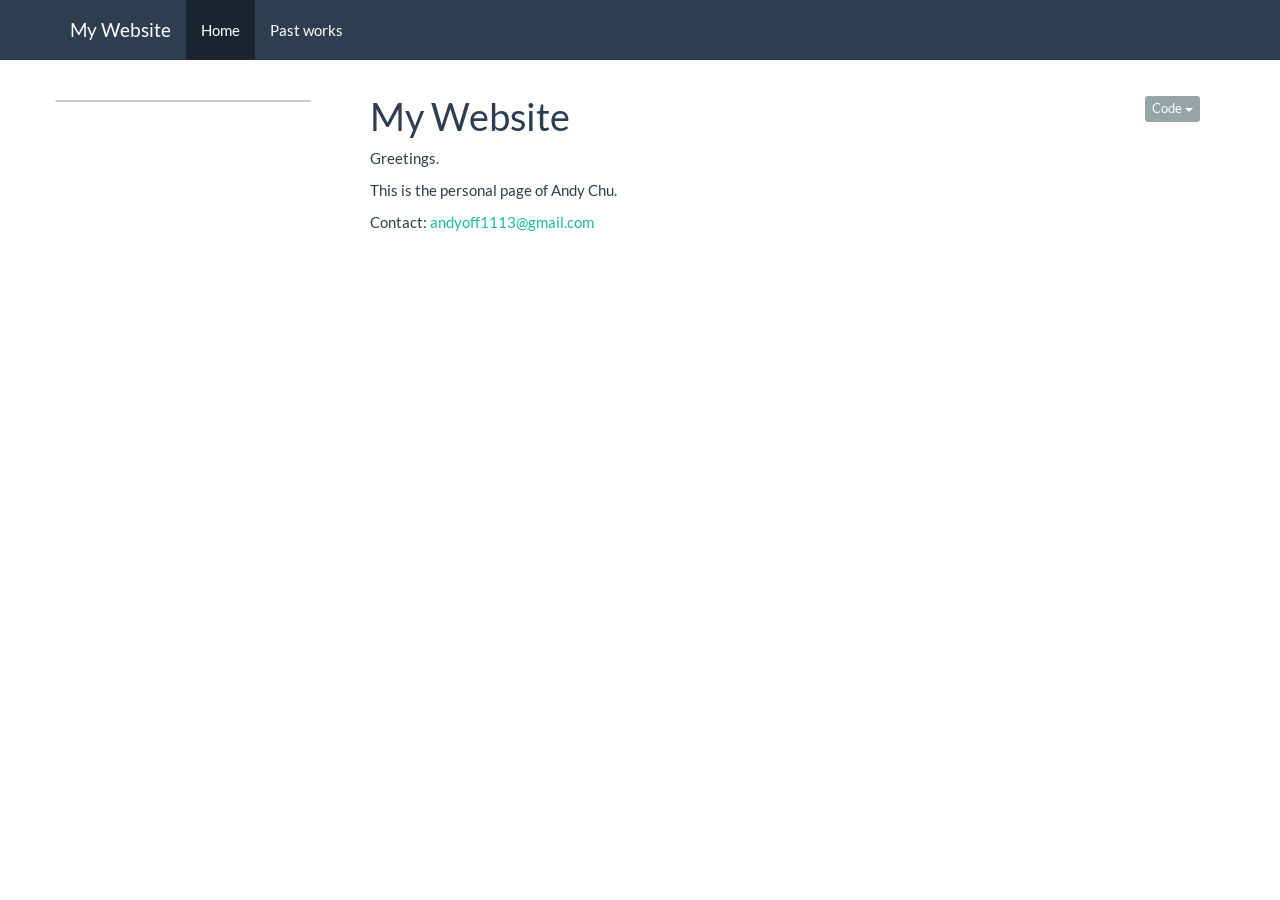
<file: docs/index.html>
<!DOCTYPE html>

<html>

<head>

<meta charset="utf-8" />
<meta name="generator" content="pandoc" />
<meta http-equiv="X-UA-Compatible" content="IE=EDGE" />




<title>My Website</title>

<script src="site_libs/header-attrs-2.32/header-attrs.js"></script>
<script src="site_libs/jquery-3.6.0/jquery-3.6.0.min.js"></script>
<meta name="viewport" content="width=device-width, initial-scale=1" />
<link href="site_libs/bootstrap-3.3.5/css/flatly.min.css" rel="stylesheet" />
<script src="site_libs/bootstrap-3.3.5/js/bootstrap.min.js"></script>
<script src="site_libs/bootstrap-3.3.5/shim/html5shiv.min.js"></script>
<script src="site_libs/bootstrap-3.3.5/shim/respond.min.js"></script>
<style>h1 {font-size: 34px;}
       h1.title {font-size: 38px;}
       h2 {font-size: 30px;}
       h3 {font-size: 24px;}
       h4 {font-size: 18px;}
       h5 {font-size: 16px;}
       h6 {font-size: 12px;}
       code {color: inherit; background-color: rgba(0, 0, 0, 0.04);}
       pre:not([class]) { background-color: white }</style>
<script src="site_libs/jqueryui-1.13.2/jquery-ui.min.js"></script>
<link href="site_libs/tocify-1.9.1/jquery.tocify.css" rel="stylesheet" />
<script src="site_libs/tocify-1.9.1/jquery.tocify.js"></script>
<script src="site_libs/navigation-1.1/tabsets.js"></script>
<script src="site_libs/navigation-1.1/codefolding.js"></script>
<link href="site_libs/highlightjs-9.12.0/default.css" rel="stylesheet" />
<script src="site_libs/highlightjs-9.12.0/highlight.js"></script>

<style type="text/css">
  code{white-space: pre-wrap;}
  span.smallcaps{font-variant: small-caps;}
  span.underline{text-decoration: underline;}
  div.column{display: inline-block; vertical-align: top; width: 50%;}
  div.hanging-indent{margin-left: 1.5em; text-indent: -1.5em;}
  ul.task-list{list-style: none;}
    </style>

<style type="text/css">code{white-space: pre;}</style>
<script type="text/javascript">
if (window.hljs) {
  hljs.configure({languages: []});
  hljs.initHighlightingOnLoad();
  if (document.readyState && document.readyState === "complete") {
    window.setTimeout(function() { hljs.initHighlighting(); }, 0);
  }
}
</script>






<link rel="stylesheet" href="site_style.css" type="text/css" />



<style type = "text/css">
.main-container {
  max-width: 940px;
  margin-left: auto;
  margin-right: auto;
}
img {
  max-width:100%;
}
.tabbed-pane {
  padding-top: 12px;
}
.html-widget {
  margin-bottom: 20px;
}
button.code-folding-btn:focus {
  outline: none;
}
summary {
  display: list-item;
}
details > summary > p:only-child {
  display: inline;
}
pre code {
  padding: 0;
}
</style>


<style type="text/css">
.dropdown-submenu {
  position: relative;
}
.dropdown-submenu>.dropdown-menu {
  top: 0;
  left: 100%;
  margin-top: -6px;
  margin-left: -1px;
  border-radius: 0 6px 6px 6px;
}
.dropdown-submenu:hover>.dropdown-menu {
  display: block;
}
.dropdown-submenu>a:after {
  display: block;
  content: " ";
  float: right;
  width: 0;
  height: 0;
  border-color: transparent;
  border-style: solid;
  border-width: 5px 0 5px 5px;
  border-left-color: #cccccc;
  margin-top: 5px;
  margin-right: -10px;
}
.dropdown-submenu:hover>a:after {
  border-left-color: #adb5bd;
}
.dropdown-submenu.pull-left {
  float: none;
}
.dropdown-submenu.pull-left>.dropdown-menu {
  left: -100%;
  margin-left: 10px;
  border-radius: 6px 0 6px 6px;
}
</style>

<script type="text/javascript">
// manage active state of menu based on current page
$(document).ready(function () {
  // active menu anchor
  href = window.location.pathname
  href = href.substr(href.lastIndexOf('/') + 1)
  if (href === "")
    href = "index.html";
  var menuAnchor = $('a[href="' + href + '"]');

  // mark the anchor link active (and if it's in a dropdown, also mark that active)
  var dropdown = menuAnchor.closest('li.dropdown');
  if (window.bootstrap) { // Bootstrap 4+
    menuAnchor.addClass('active');
    dropdown.find('> .dropdown-toggle').addClass('active');
  } else { // Bootstrap 3
    menuAnchor.parent().addClass('active');
    dropdown.addClass('active');
  }

  // Navbar adjustments
  var navHeight = $(".navbar").first().height() + 15;
  var style = document.createElement('style');
  var pt = "padding-top: " + navHeight + "px; ";
  var mt = "margin-top: -" + navHeight + "px; ";
  var css = "";
  // offset scroll position for anchor links (for fixed navbar)
  for (var i = 1; i <= 6; i++) {
    css += ".section h" + i + "{ " + pt + mt + "}\n";
  }
  style.innerHTML = "body {" + pt + "padding-bottom: 40px; }\n" + css;
  document.head.appendChild(style);
});
</script>

<!-- tabsets -->

<style type="text/css">
.tabset-dropdown > .nav-tabs {
  display: inline-table;
  max-height: 500px;
  min-height: 44px;
  overflow-y: auto;
  border: 1px solid #ddd;
  border-radius: 4px;
}

.tabset-dropdown > .nav-tabs > li.active:before, .tabset-dropdown > .nav-tabs.nav-tabs-open:before {
  content: "\e259";
  font-family: 'Glyphicons Halflings';
  display: inline-block;
  padding: 10px;
  border-right: 1px solid #ddd;
}

.tabset-dropdown > .nav-tabs.nav-tabs-open > li.active:before {
  content: "\e258";
  font-family: 'Glyphicons Halflings';
  border: none;
}

.tabset-dropdown > .nav-tabs > li.active {
  display: block;
}

.tabset-dropdown > .nav-tabs > li > a,
.tabset-dropdown > .nav-tabs > li > a:focus,
.tabset-dropdown > .nav-tabs > li > a:hover {
  border: none;
  display: inline-block;
  border-radius: 4px;
  background-color: transparent;
}

.tabset-dropdown > .nav-tabs.nav-tabs-open > li {
  display: block;
  float: none;
}

.tabset-dropdown > .nav-tabs > li {
  display: none;
}
</style>

<!-- code folding -->
<style type="text/css">
.code-folding-btn { margin-bottom: 4px; }
</style>



<style type="text/css">

#TOC {
  margin: 25px 0px 20px 0px;
}
@media (max-width: 768px) {
#TOC {
  position: relative;
  width: 100%;
}
}

@media print {
.toc-content {
  /* see https://github.com/w3c/csswg-drafts/issues/4434 */
  float: right;
}
}

.toc-content {
  padding-left: 30px;
  padding-right: 40px;
}

div.main-container {
  max-width: 1200px;
}

div.tocify {
  width: 20%;
  max-width: 260px;
  max-height: 85%;
}

@media (min-width: 768px) and (max-width: 991px) {
  div.tocify {
    width: 25%;
  }
}

@media (max-width: 767px) {
  div.tocify {
    width: 100%;
    max-width: none;
  }
}

.tocify ul, .tocify li {
  line-height: 20px;
}

.tocify-subheader .tocify-item {
  font-size: 0.90em;
}

.tocify .list-group-item {
  border-radius: 0px;
}


</style>



</head>

<body>


<div class="container-fluid main-container">


<!-- setup 3col/9col grid for toc_float and main content  -->
<div class="row">
<div class="col-xs-12 col-sm-4 col-md-3">
<div id="TOC" class="tocify">
</div>
</div>

<div class="toc-content col-xs-12 col-sm-8 col-md-9">




<div class="navbar navbar-default  navbar-fixed-top" role="navigation">
  <div class="container">
    <div class="navbar-header">
      <button type="button" class="navbar-toggle collapsed" data-toggle="collapse" data-bs-toggle="collapse" data-target="#navbar" data-bs-target="#navbar">
        <span class="icon-bar"></span>
        <span class="icon-bar"></span>
        <span class="icon-bar"></span>
      </button>
      <a class="navbar-brand" href="index.html">My Website</a>
    </div>
    <div id="navbar" class="navbar-collapse collapse">
      <ul class="nav navbar-nav">
        <li>
  <a href="index.html">Home</a>
</li>
<li>
  <a href="results.html">Past works</a>
</li>
      </ul>
      <ul class="nav navbar-nav navbar-right">
        
      </ul>
    </div><!--/.nav-collapse -->
  </div><!--/.container -->
</div><!--/.navbar -->

<div id="header">

<div class="btn-group pull-right float-right">
<button type="button" class="btn btn-default btn-xs btn-secondary btn-sm dropdown-toggle" data-toggle="dropdown" data-bs-toggle="dropdown" aria-haspopup="true" aria-expanded="false"><span>Code</span> <span class="caret"></span></button>
<ul class="dropdown-menu dropdown-menu-right" style="min-width: 50px;">
<li><a id="rmd-show-all-code" href="#">Show All Code</a></li>
<li><a id="rmd-hide-all-code" href="#">Hide All Code</a></li>
</ul>
</div>



<h1 class="title toc-ignore">My Website</h1>

</div>


<p>Greetings.</p>
<p>This is the personal page of Andy Chu.</p>
<p>Contact: <a href="mailto:andyoff1113@gmail.com"
class="email">andyoff1113@gmail.com</a></p>



</div>
</div>

</div>

<script>

// add bootstrap table styles to pandoc tables
function bootstrapStylePandocTables() {
  $('tr.odd').parent('tbody').parent('table').addClass('table table-condensed');
}
$(document).ready(function () {
  bootstrapStylePandocTables();
});


</script>

<!-- tabsets -->

<script>
$(document).ready(function () {
  window.buildTabsets("TOC");
});

$(document).ready(function () {
  $('.tabset-dropdown > .nav-tabs > li').click(function () {
    $(this).parent().toggleClass('nav-tabs-open');
  });
});
</script>

<!-- code folding -->
<script>
$(document).ready(function () {
  window.initializeCodeFolding("hide" === "show");
});
</script>

<script>
$(document).ready(function ()  {

    // temporarily add toc-ignore selector to headers for the consistency with Pandoc
    $('.unlisted.unnumbered').addClass('toc-ignore')

    // move toc-ignore selectors from section div to header
    $('div.section.toc-ignore')
        .removeClass('toc-ignore')
        .children('h1,h2,h3,h4,h5').addClass('toc-ignore');

    // establish options
    var options = {
      selectors: "h1,h2,h3",
      theme: "bootstrap3",
      context: '.toc-content',
      hashGenerator: function (text) {
        return text.replace(/[.\\/?&!#<>]/g, '').replace(/\s/g, '_');
      },
      ignoreSelector: ".toc-ignore",
      scrollTo: 0
    };
    options.showAndHide = true;
    options.smoothScroll = true;

    // tocify
    var toc = $("#TOC").tocify(options).data("toc-tocify");
});
</script>

<!-- dynamically load mathjax for compatibility with self-contained -->
<script>
  (function () {
    var script = document.createElement("script");
    script.type = "text/javascript";
    script.src  = "https://mathjax.rstudio.com/latest/MathJax.js?config=TeX-AMS-MML_HTMLorMML";
    document.getElementsByTagName("head")[0].appendChild(script);
  })();
</script>

</body>
</html>
</file>
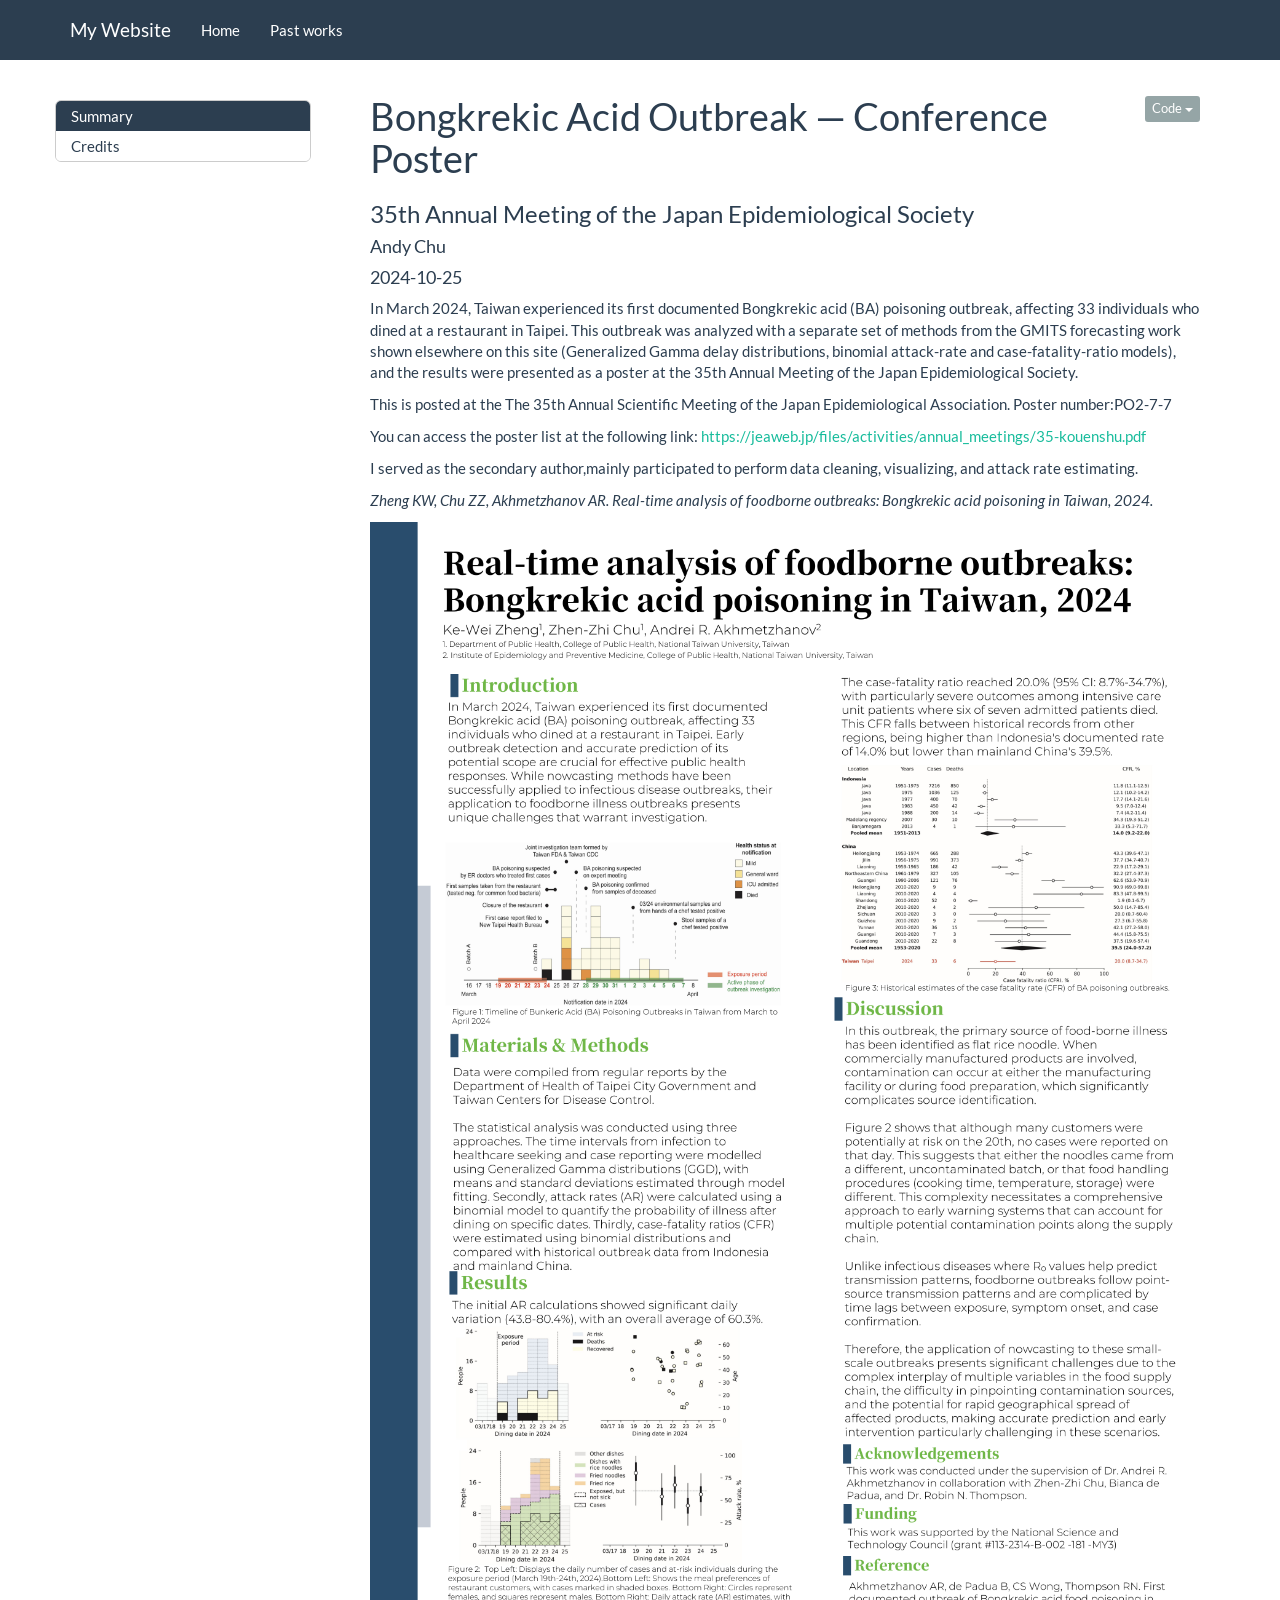
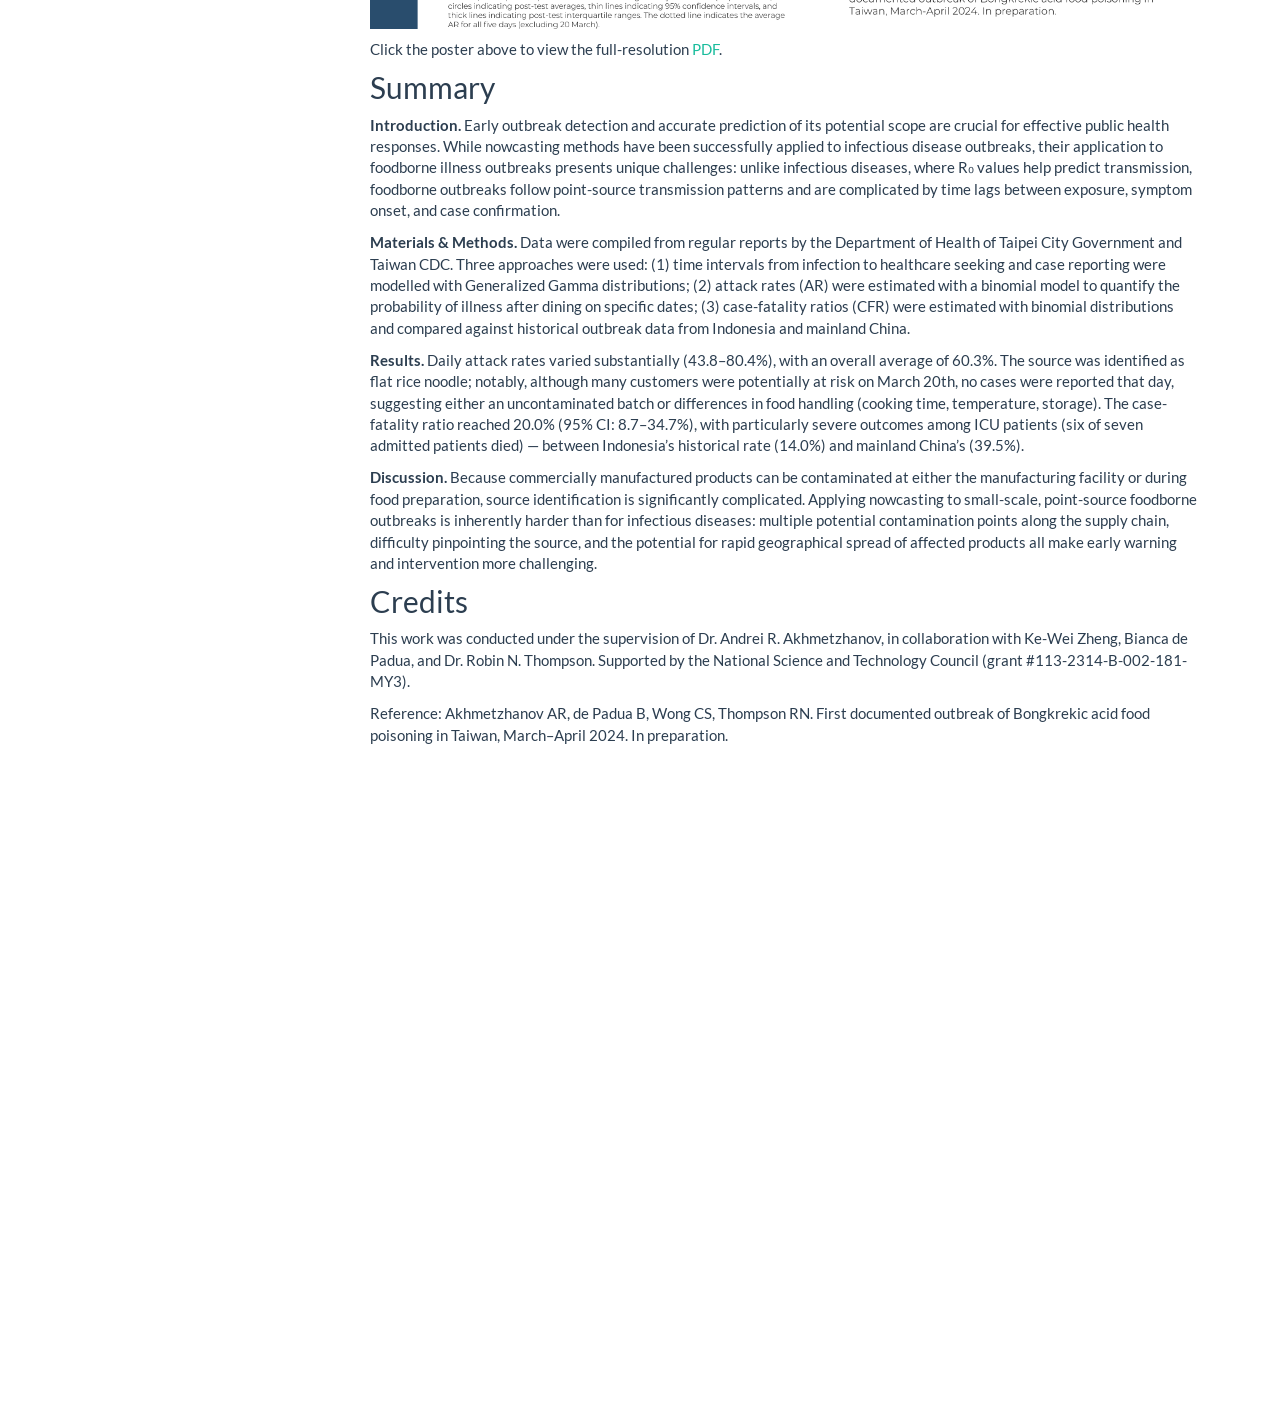
<file: docs/Bongkrek_Poster.html>
<!DOCTYPE html>

<html>

<head>

<meta charset="utf-8" />
<meta name="generator" content="pandoc" />
<meta http-equiv="X-UA-Compatible" content="IE=EDGE" />


<meta name="author" content="Andy Chu" />

<meta name="date" content="2024-10-25" />

<title>Bongkrekic Acid Outbreak — Conference Poster</title>

<script src="site_libs/header-attrs-2.32/header-attrs.js"></script>
<script src="site_libs/jquery-3.6.0/jquery-3.6.0.min.js"></script>
<meta name="viewport" content="width=device-width, initial-scale=1" />
<link href="site_libs/bootstrap-3.3.5/css/flatly.min.css" rel="stylesheet" />
<script src="site_libs/bootstrap-3.3.5/js/bootstrap.min.js"></script>
<script src="site_libs/bootstrap-3.3.5/shim/html5shiv.min.js"></script>
<script src="site_libs/bootstrap-3.3.5/shim/respond.min.js"></script>
<style>h1 {font-size: 34px;}
       h1.title {font-size: 38px;}
       h2 {font-size: 30px;}
       h3 {font-size: 24px;}
       h4 {font-size: 18px;}
       h5 {font-size: 16px;}
       h6 {font-size: 12px;}
       code {color: inherit; background-color: rgba(0, 0, 0, 0.04);}
       pre:not([class]) { background-color: white }</style>
<script src="site_libs/jqueryui-1.13.2/jquery-ui.min.js"></script>
<link href="site_libs/tocify-1.9.1/jquery.tocify.css" rel="stylesheet" />
<script src="site_libs/tocify-1.9.1/jquery.tocify.js"></script>
<script src="site_libs/navigation-1.1/tabsets.js"></script>
<script src="site_libs/navigation-1.1/codefolding.js"></script>
<link href="site_libs/highlightjs-9.12.0/default.css" rel="stylesheet" />
<script src="site_libs/highlightjs-9.12.0/highlight.js"></script>

<style type="text/css">
  code{white-space: pre-wrap;}
  span.smallcaps{font-variant: small-caps;}
  span.underline{text-decoration: underline;}
  div.column{display: inline-block; vertical-align: top; width: 50%;}
  div.hanging-indent{margin-left: 1.5em; text-indent: -1.5em;}
  ul.task-list{list-style: none;}
    </style>

<style type="text/css">code{white-space: pre;}</style>
<script type="text/javascript">
if (window.hljs) {
  hljs.configure({languages: []});
  hljs.initHighlightingOnLoad();
  if (document.readyState && document.readyState === "complete") {
    window.setTimeout(function() { hljs.initHighlighting(); }, 0);
  }
}
</script>






<link rel="stylesheet" href="site_style.css" type="text/css" />



<style type = "text/css">
.main-container {
  max-width: 940px;
  margin-left: auto;
  margin-right: auto;
}
img {
  max-width:100%;
}
.tabbed-pane {
  padding-top: 12px;
}
.html-widget {
  margin-bottom: 20px;
}
button.code-folding-btn:focus {
  outline: none;
}
summary {
  display: list-item;
}
details > summary > p:only-child {
  display: inline;
}
pre code {
  padding: 0;
}
</style>


<style type="text/css">
.dropdown-submenu {
  position: relative;
}
.dropdown-submenu>.dropdown-menu {
  top: 0;
  left: 100%;
  margin-top: -6px;
  margin-left: -1px;
  border-radius: 0 6px 6px 6px;
}
.dropdown-submenu:hover>.dropdown-menu {
  display: block;
}
.dropdown-submenu>a:after {
  display: block;
  content: " ";
  float: right;
  width: 0;
  height: 0;
  border-color: transparent;
  border-style: solid;
  border-width: 5px 0 5px 5px;
  border-left-color: #cccccc;
  margin-top: 5px;
  margin-right: -10px;
}
.dropdown-submenu:hover>a:after {
  border-left-color: #adb5bd;
}
.dropdown-submenu.pull-left {
  float: none;
}
.dropdown-submenu.pull-left>.dropdown-menu {
  left: -100%;
  margin-left: 10px;
  border-radius: 6px 0 6px 6px;
}
</style>

<script type="text/javascript">
// manage active state of menu based on current page
$(document).ready(function () {
  // active menu anchor
  href = window.location.pathname
  href = href.substr(href.lastIndexOf('/') + 1)
  if (href === "")
    href = "index.html";
  var menuAnchor = $('a[href="' + href + '"]');

  // mark the anchor link active (and if it's in a dropdown, also mark that active)
  var dropdown = menuAnchor.closest('li.dropdown');
  if (window.bootstrap) { // Bootstrap 4+
    menuAnchor.addClass('active');
    dropdown.find('> .dropdown-toggle').addClass('active');
  } else { // Bootstrap 3
    menuAnchor.parent().addClass('active');
    dropdown.addClass('active');
  }

  // Navbar adjustments
  var navHeight = $(".navbar").first().height() + 15;
  var style = document.createElement('style');
  var pt = "padding-top: " + navHeight + "px; ";
  var mt = "margin-top: -" + navHeight + "px; ";
  var css = "";
  // offset scroll position for anchor links (for fixed navbar)
  for (var i = 1; i <= 6; i++) {
    css += ".section h" + i + "{ " + pt + mt + "}\n";
  }
  style.innerHTML = "body {" + pt + "padding-bottom: 40px; }\n" + css;
  document.head.appendChild(style);
});
</script>

<!-- tabsets -->

<style type="text/css">
.tabset-dropdown > .nav-tabs {
  display: inline-table;
  max-height: 500px;
  min-height: 44px;
  overflow-y: auto;
  border: 1px solid #ddd;
  border-radius: 4px;
}

.tabset-dropdown > .nav-tabs > li.active:before, .tabset-dropdown > .nav-tabs.nav-tabs-open:before {
  content: "\e259";
  font-family: 'Glyphicons Halflings';
  display: inline-block;
  padding: 10px;
  border-right: 1px solid #ddd;
}

.tabset-dropdown > .nav-tabs.nav-tabs-open > li.active:before {
  content: "\e258";
  font-family: 'Glyphicons Halflings';
  border: none;
}

.tabset-dropdown > .nav-tabs > li.active {
  display: block;
}

.tabset-dropdown > .nav-tabs > li > a,
.tabset-dropdown > .nav-tabs > li > a:focus,
.tabset-dropdown > .nav-tabs > li > a:hover {
  border: none;
  display: inline-block;
  border-radius: 4px;
  background-color: transparent;
}

.tabset-dropdown > .nav-tabs.nav-tabs-open > li {
  display: block;
  float: none;
}

.tabset-dropdown > .nav-tabs > li {
  display: none;
}
</style>

<!-- code folding -->
<style type="text/css">
.code-folding-btn { margin-bottom: 4px; }
</style>



<style type="text/css">

#TOC {
  margin: 25px 0px 20px 0px;
}
@media (max-width: 768px) {
#TOC {
  position: relative;
  width: 100%;
}
}

@media print {
.toc-content {
  /* see https://github.com/w3c/csswg-drafts/issues/4434 */
  float: right;
}
}

.toc-content {
  padding-left: 30px;
  padding-right: 40px;
}

div.main-container {
  max-width: 1200px;
}

div.tocify {
  width: 20%;
  max-width: 260px;
  max-height: 85%;
}

@media (min-width: 768px) and (max-width: 991px) {
  div.tocify {
    width: 25%;
  }
}

@media (max-width: 767px) {
  div.tocify {
    width: 100%;
    max-width: none;
  }
}

.tocify ul, .tocify li {
  line-height: 20px;
}

.tocify-subheader .tocify-item {
  font-size: 0.90em;
}

.tocify .list-group-item {
  border-radius: 0px;
}


</style>



</head>

<body>


<div class="container-fluid main-container">


<!-- setup 3col/9col grid for toc_float and main content  -->
<div class="row">
<div class="col-xs-12 col-sm-4 col-md-3">
<div id="TOC" class="tocify">
</div>
</div>

<div class="toc-content col-xs-12 col-sm-8 col-md-9">




<div class="navbar navbar-default  navbar-fixed-top" role="navigation">
  <div class="container">
    <div class="navbar-header">
      <button type="button" class="navbar-toggle collapsed" data-toggle="collapse" data-bs-toggle="collapse" data-target="#navbar" data-bs-target="#navbar">
        <span class="icon-bar"></span>
        <span class="icon-bar"></span>
        <span class="icon-bar"></span>
      </button>
      <a class="navbar-brand" href="index.html">My Website</a>
    </div>
    <div id="navbar" class="navbar-collapse collapse">
      <ul class="nav navbar-nav">
        <li>
  <a href="index.html">Home</a>
</li>
<li>
  <a href="results.html">Past works</a>
</li>
      </ul>
      <ul class="nav navbar-nav navbar-right">
        
      </ul>
    </div><!--/.nav-collapse -->
  </div><!--/.container -->
</div><!--/.navbar -->

<div id="header">

<div class="btn-group pull-right float-right">
<button type="button" class="btn btn-default btn-xs btn-secondary btn-sm dropdown-toggle" data-toggle="dropdown" data-bs-toggle="dropdown" aria-haspopup="true" aria-expanded="false"><span>Code</span> <span class="caret"></span></button>
<ul class="dropdown-menu dropdown-menu-right" style="min-width: 50px;">
<li><a id="rmd-show-all-code" href="#">Show All Code</a></li>
<li><a id="rmd-hide-all-code" href="#">Hide All Code</a></li>
</ul>
</div>



<h1 class="title toc-ignore">Bongkrekic Acid Outbreak — Conference
Poster</h1>
<h3 class="subtitle">35th Annual Meeting of the Japan Epidemiological
Society</h3>
<h4 class="author">Andy Chu</h4>
<h4 class="date">2024-10-25</h4>

</div>


<p>In March 2024, Taiwan experienced its first documented Bongkrekic
acid (BA) poisoning outbreak, affecting 33 individuals who dined at a
restaurant in Taipei. This outbreak was analyzed with a separate set of
methods from the GMITS forecasting work shown elsewhere on this site
(Generalized Gamma delay distributions, binomial attack-rate and
case-fatality-ratio models), and the results were presented as a poster
at the 35th Annual Meeting of the Japan Epidemiological Society.</p>
<p>This is posted at the The 35th Annual Scientific Meeting of the Japan
Epidemiological Association. Poster number:PO2-7-7</p>
<p>You can access the poster list at the following link: <a
href="https://jeaweb.jp/files/activities/annual_meetings/35-kouenshu.pdf"
class="uri">https://jeaweb.jp/files/activities/annual_meetings/35-kouenshu.pdf</a></p>
<p>I served as the secondary author,mainly participated to perform data
cleaning, visualizing, and attack rate estimating.</p>
<p><em>Zheng KW, Chu ZZ, Akhmetzhanov AR. Real-time analysis of
foodborne outbreaks: Bongkrekic acid poisoning in Taiwan, 2024.</em></p>
<p><a href="bongkrek_poster.pdf"><img src="images/bongkrek_poster.png"
alt="Bongkrekic acid poisoning outbreak poster" /></a></p>
<p>Click the poster above to view the full-resolution <a
href="bongkrek_poster.pdf">PDF</a>.</p>
<div id="summary" class="section level2">
<h2>Summary</h2>
<p><strong>Introduction.</strong> Early outbreak detection and accurate
prediction of its potential scope are crucial for effective public
health responses. While nowcasting methods have been successfully
applied to infectious disease outbreaks, their application to foodborne
illness outbreaks presents unique challenges: unlike infectious
diseases, where R₀ values help predict transmission, foodborne outbreaks
follow point-source transmission patterns and are complicated by time
lags between exposure, symptom onset, and case confirmation.</p>
<p><strong>Materials &amp; Methods.</strong> Data were compiled from
regular reports by the Department of Health of Taipei City Government
and Taiwan CDC. Three approaches were used: (1) time intervals from
infection to healthcare seeking and case reporting were modelled with
Generalized Gamma distributions; (2) attack rates (AR) were estimated
with a binomial model to quantify the probability of illness after
dining on specific dates; (3) case-fatality ratios (CFR) were estimated
with binomial distributions and compared against historical outbreak
data from Indonesia and mainland China.</p>
<p><strong>Results.</strong> Daily attack rates varied substantially
(43.8–80.4%), with an overall average of 60.3%. The source was
identified as flat rice noodle; notably, although many customers were
potentially at risk on March 20th, no cases were reported that day,
suggesting either an uncontaminated batch or differences in food
handling (cooking time, temperature, storage). The case-fatality ratio
reached 20.0% (95% CI: 8.7–34.7%), with particularly severe outcomes
among ICU patients (six of seven admitted patients died) — between
Indonesia’s historical rate (14.0%) and mainland China’s (39.5%).</p>
<p><strong>Discussion.</strong> Because commercially manufactured
products can be contaminated at either the manufacturing facility or
during food preparation, source identification is significantly
complicated. Applying nowcasting to small-scale, point-source foodborne
outbreaks is inherently harder than for infectious diseases: multiple
potential contamination points along the supply chain, difficulty
pinpointing the source, and the potential for rapid geographical spread
of affected products all make early warning and intervention more
challenging.</p>
</div>
<div id="credits" class="section level2">
<h2>Credits</h2>
<p>This work was conducted under the supervision of Dr. Andrei R.
Akhmetzhanov, in collaboration with Ke-Wei Zheng, Bianca de Padua, and
Dr. Robin N. Thompson. Supported by the National Science and Technology
Council (grant #113-2314-B-002-181-MY3).</p>
<p>Reference: Akhmetzhanov AR, de Padua B, Wong CS, Thompson RN. First
documented outbreak of Bongkrekic acid food poisoning in Taiwan,
March–April 2024. In preparation.</p>
</div>



</div>
</div>

</div>

<script>

// add bootstrap table styles to pandoc tables
function bootstrapStylePandocTables() {
  $('tr.odd').parent('tbody').parent('table').addClass('table table-condensed');
}
$(document).ready(function () {
  bootstrapStylePandocTables();
});


</script>

<!-- tabsets -->

<script>
$(document).ready(function () {
  window.buildTabsets("TOC");
});

$(document).ready(function () {
  $('.tabset-dropdown > .nav-tabs > li').click(function () {
    $(this).parent().toggleClass('nav-tabs-open');
  });
});
</script>

<!-- code folding -->
<script>
$(document).ready(function () {
  window.initializeCodeFolding("hide" === "show");
});
</script>

<script>
$(document).ready(function ()  {

    // temporarily add toc-ignore selector to headers for the consistency with Pandoc
    $('.unlisted.unnumbered').addClass('toc-ignore')

    // move toc-ignore selectors from section div to header
    $('div.section.toc-ignore')
        .removeClass('toc-ignore')
        .children('h1,h2,h3,h4,h5').addClass('toc-ignore');

    // establish options
    var options = {
      selectors: "h1,h2,h3",
      theme: "bootstrap3",
      context: '.toc-content',
      hashGenerator: function (text) {
        return text.replace(/[.\\/?&!#<>]/g, '').replace(/\s/g, '_');
      },
      ignoreSelector: ".toc-ignore",
      scrollTo: 0
    };
    options.showAndHide = true;
    options.smoothScroll = true;

    // tocify
    var toc = $("#TOC").tocify(options).data("toc-tocify");
});
</script>

<!-- dynamically load mathjax for compatibility with self-contained -->
<script>
  (function () {
    var script = document.createElement("script");
    script.type = "text/javascript";
    script.src  = "https://mathjax.rstudio.com/latest/MathJax.js?config=TeX-AMS-MML_HTMLorMML";
    document.getElementsByTagName("head")[0].appendChild(script);
  })();
</script>

</body>
</html>
</file>
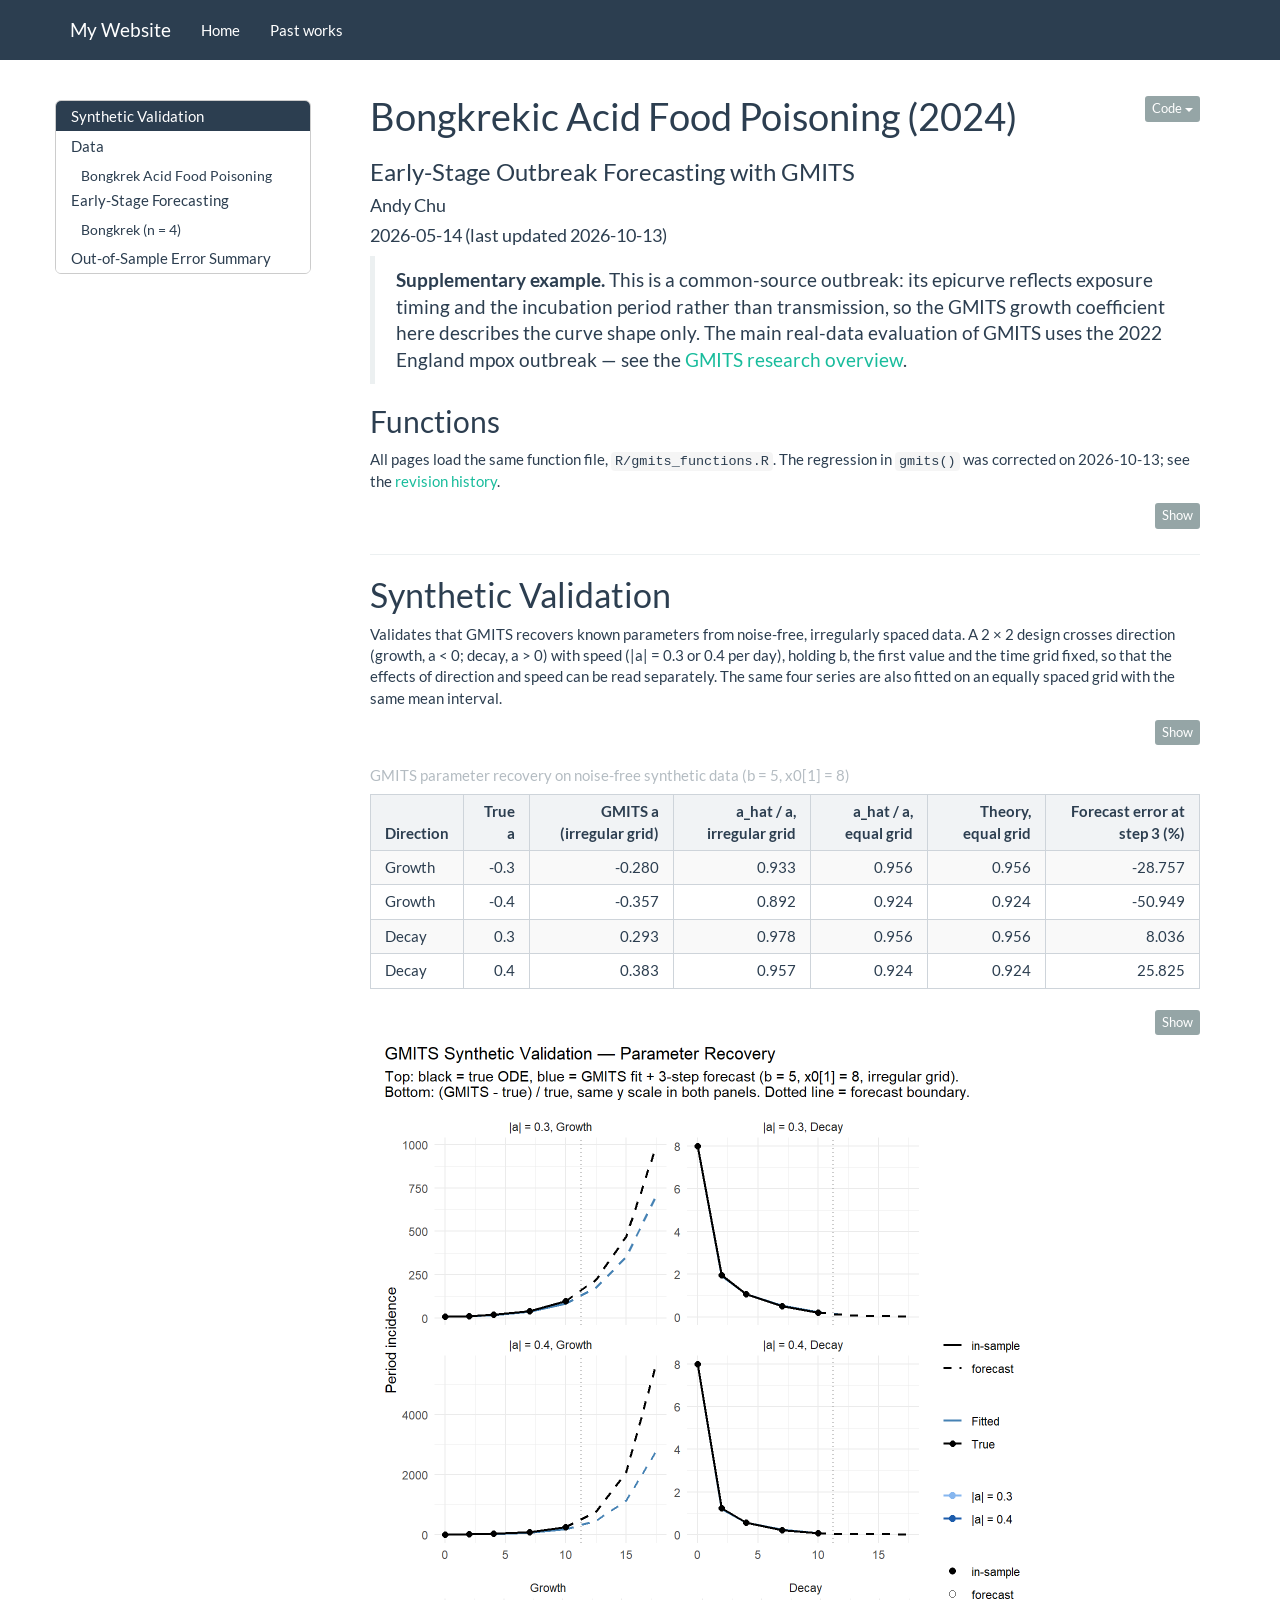
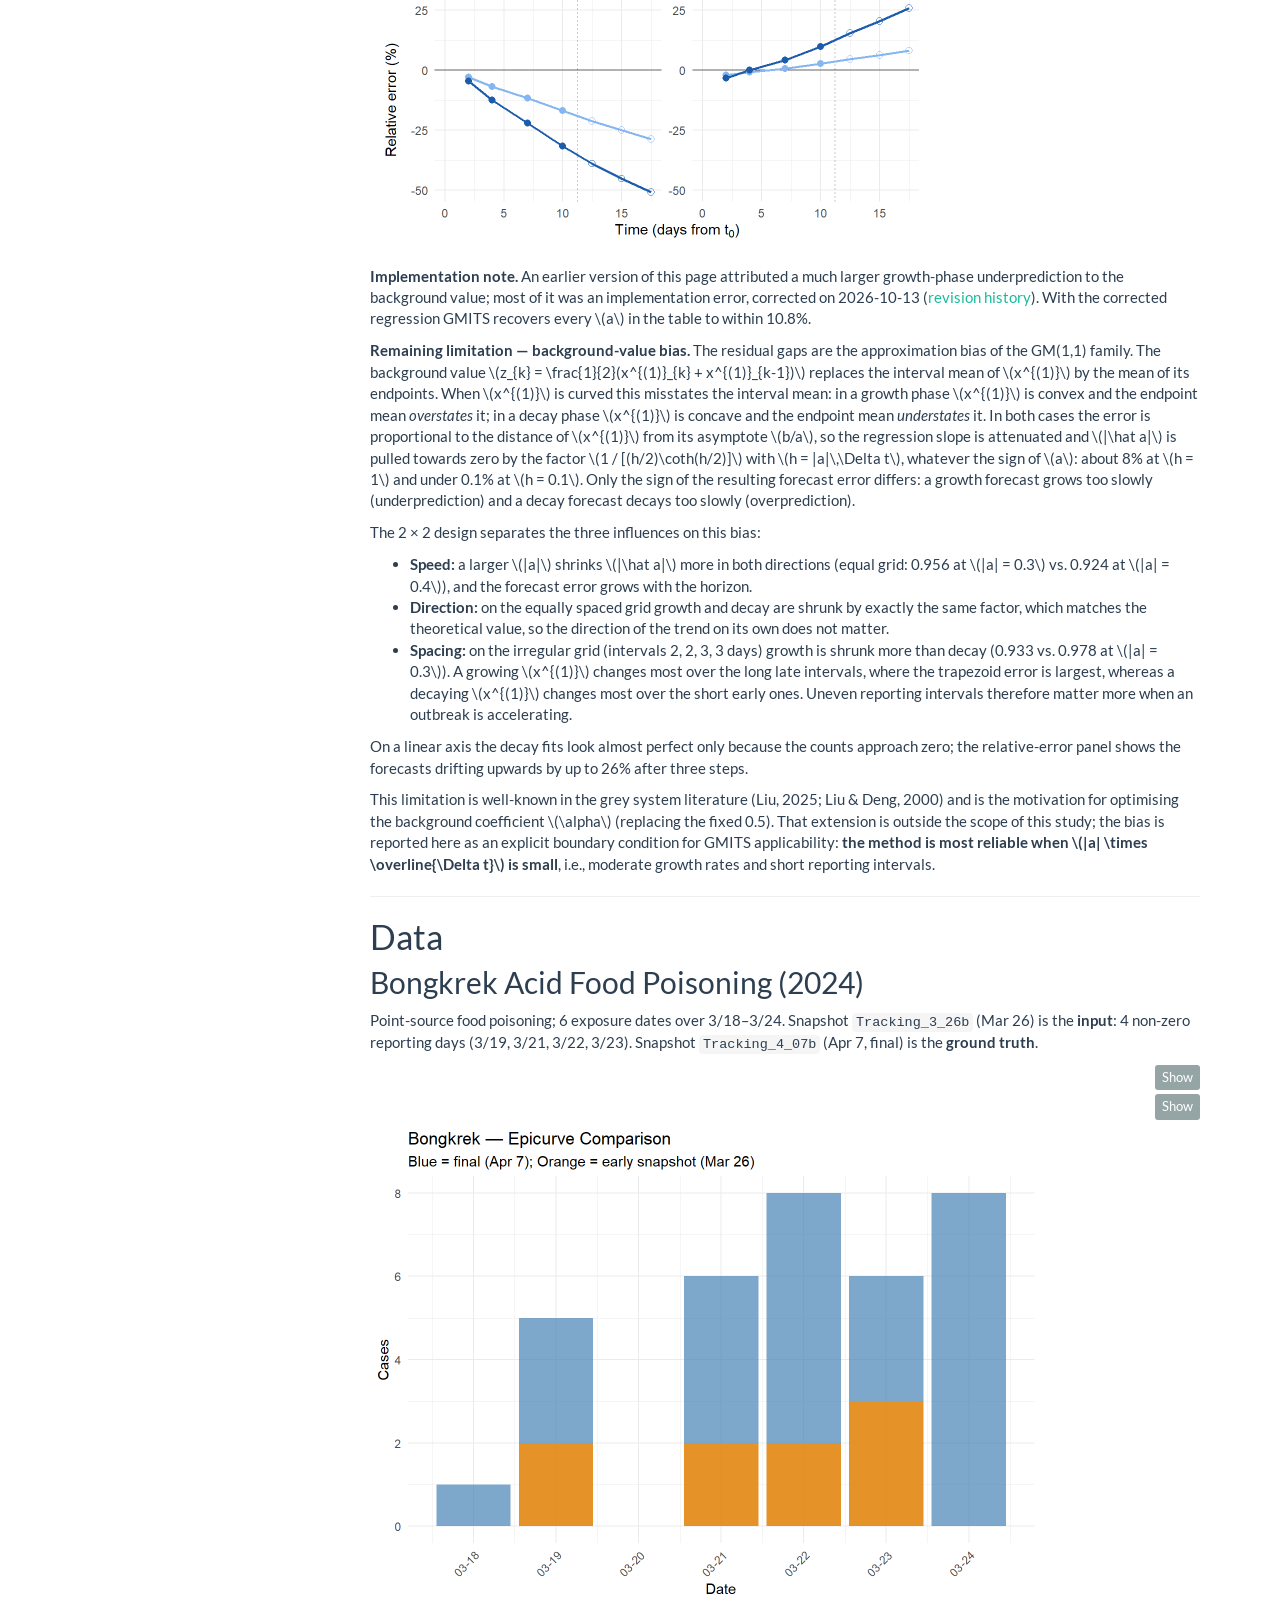
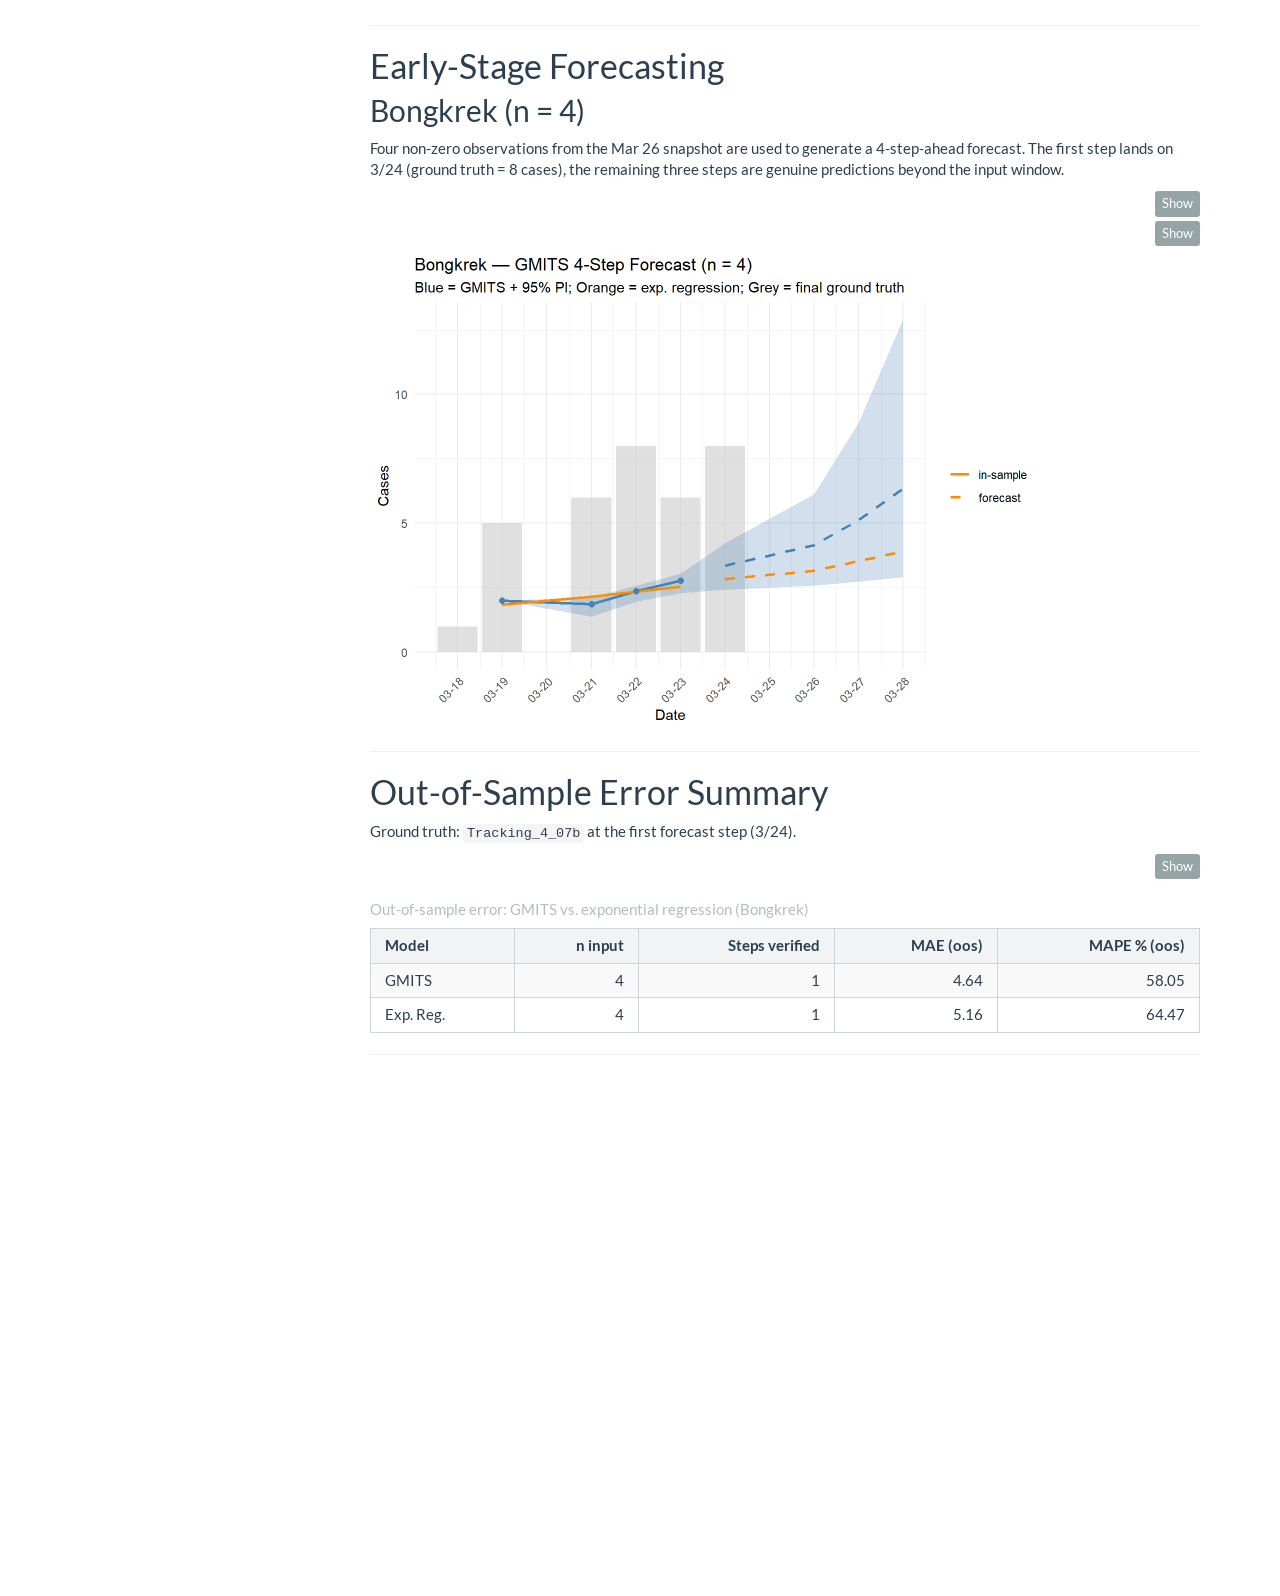
<file: docs/Bongkrekic_Acid_2024.html>
<!DOCTYPE html>

<html>

<head>

<meta charset="utf-8" />
<meta name="generator" content="pandoc" />
<meta http-equiv="X-UA-Compatible" content="IE=EDGE" />


<meta name="author" content="Andy Chu" />


<title>Bongkrekic Acid Food Poisoning (2024)</title>

<script src="site_libs/header-attrs-2.32/header-attrs.js"></script>
<script src="site_libs/jquery-3.6.0/jquery-3.6.0.min.js"></script>
<meta name="viewport" content="width=device-width, initial-scale=1" />
<link href="site_libs/bootstrap-3.3.5/css/flatly.min.css" rel="stylesheet" />
<script src="site_libs/bootstrap-3.3.5/js/bootstrap.min.js"></script>
<script src="site_libs/bootstrap-3.3.5/shim/html5shiv.min.js"></script>
<script src="site_libs/bootstrap-3.3.5/shim/respond.min.js"></script>
<style>h1 {font-size: 34px;}
       h1.title {font-size: 38px;}
       h2 {font-size: 30px;}
       h3 {font-size: 24px;}
       h4 {font-size: 18px;}
       h5 {font-size: 16px;}
       h6 {font-size: 12px;}
       code {color: inherit; background-color: rgba(0, 0, 0, 0.04);}
       pre:not([class]) { background-color: white }</style>
<script src="site_libs/jqueryui-1.13.2/jquery-ui.min.js"></script>
<link href="site_libs/tocify-1.9.1/jquery.tocify.css" rel="stylesheet" />
<script src="site_libs/tocify-1.9.1/jquery.tocify.js"></script>
<script src="site_libs/navigation-1.1/tabsets.js"></script>
<script src="site_libs/navigation-1.1/codefolding.js"></script>
<link href="site_libs/highlightjs-9.12.0/default.css" rel="stylesheet" />
<script src="site_libs/highlightjs-9.12.0/highlight.js"></script>
<script src="site_libs/kePrint-0.0.1/kePrint.js"></script>
<link href="site_libs/lightable-0.0.1/lightable.css" rel="stylesheet" />

<style type="text/css">
  code{white-space: pre-wrap;}
  span.smallcaps{font-variant: small-caps;}
  span.underline{text-decoration: underline;}
  div.column{display: inline-block; vertical-align: top; width: 50%;}
  div.hanging-indent{margin-left: 1.5em; text-indent: -1.5em;}
  ul.task-list{list-style: none;}
    </style>

<style type="text/css">code{white-space: pre;}</style>
<script type="text/javascript">
if (window.hljs) {
  hljs.configure({languages: []});
  hljs.initHighlightingOnLoad();
  if (document.readyState && document.readyState === "complete") {
    window.setTimeout(function() { hljs.initHighlighting(); }, 0);
  }
}
</script>






<link rel="stylesheet" href="site_style.css" type="text/css" />



<style type = "text/css">
.main-container {
  max-width: 940px;
  margin-left: auto;
  margin-right: auto;
}
img {
  max-width:100%;
}
.tabbed-pane {
  padding-top: 12px;
}
.html-widget {
  margin-bottom: 20px;
}
button.code-folding-btn:focus {
  outline: none;
}
summary {
  display: list-item;
}
details > summary > p:only-child {
  display: inline;
}
pre code {
  padding: 0;
}
</style>


<style type="text/css">
.dropdown-submenu {
  position: relative;
}
.dropdown-submenu>.dropdown-menu {
  top: 0;
  left: 100%;
  margin-top: -6px;
  margin-left: -1px;
  border-radius: 0 6px 6px 6px;
}
.dropdown-submenu:hover>.dropdown-menu {
  display: block;
}
.dropdown-submenu>a:after {
  display: block;
  content: " ";
  float: right;
  width: 0;
  height: 0;
  border-color: transparent;
  border-style: solid;
  border-width: 5px 0 5px 5px;
  border-left-color: #cccccc;
  margin-top: 5px;
  margin-right: -10px;
}
.dropdown-submenu:hover>a:after {
  border-left-color: #adb5bd;
}
.dropdown-submenu.pull-left {
  float: none;
}
.dropdown-submenu.pull-left>.dropdown-menu {
  left: -100%;
  margin-left: 10px;
  border-radius: 6px 0 6px 6px;
}
</style>

<script type="text/javascript">
// manage active state of menu based on current page
$(document).ready(function () {
  // active menu anchor
  href = window.location.pathname
  href = href.substr(href.lastIndexOf('/') + 1)
  if (href === "")
    href = "index.html";
  var menuAnchor = $('a[href="' + href + '"]');

  // mark the anchor link active (and if it's in a dropdown, also mark that active)
  var dropdown = menuAnchor.closest('li.dropdown');
  if (window.bootstrap) { // Bootstrap 4+
    menuAnchor.addClass('active');
    dropdown.find('> .dropdown-toggle').addClass('active');
  } else { // Bootstrap 3
    menuAnchor.parent().addClass('active');
    dropdown.addClass('active');
  }

  // Navbar adjustments
  var navHeight = $(".navbar").first().height() + 15;
  var style = document.createElement('style');
  var pt = "padding-top: " + navHeight + "px; ";
  var mt = "margin-top: -" + navHeight + "px; ";
  var css = "";
  // offset scroll position for anchor links (for fixed navbar)
  for (var i = 1; i <= 6; i++) {
    css += ".section h" + i + "{ " + pt + mt + "}\n";
  }
  style.innerHTML = "body {" + pt + "padding-bottom: 40px; }\n" + css;
  document.head.appendChild(style);
});
</script>

<!-- tabsets -->

<style type="text/css">
.tabset-dropdown > .nav-tabs {
  display: inline-table;
  max-height: 500px;
  min-height: 44px;
  overflow-y: auto;
  border: 1px solid #ddd;
  border-radius: 4px;
}

.tabset-dropdown > .nav-tabs > li.active:before, .tabset-dropdown > .nav-tabs.nav-tabs-open:before {
  content: "\e259";
  font-family: 'Glyphicons Halflings';
  display: inline-block;
  padding: 10px;
  border-right: 1px solid #ddd;
}

.tabset-dropdown > .nav-tabs.nav-tabs-open > li.active:before {
  content: "\e258";
  font-family: 'Glyphicons Halflings';
  border: none;
}

.tabset-dropdown > .nav-tabs > li.active {
  display: block;
}

.tabset-dropdown > .nav-tabs > li > a,
.tabset-dropdown > .nav-tabs > li > a:focus,
.tabset-dropdown > .nav-tabs > li > a:hover {
  border: none;
  display: inline-block;
  border-radius: 4px;
  background-color: transparent;
}

.tabset-dropdown > .nav-tabs.nav-tabs-open > li {
  display: block;
  float: none;
}

.tabset-dropdown > .nav-tabs > li {
  display: none;
}
</style>

<!-- code folding -->
<style type="text/css">
.code-folding-btn { margin-bottom: 4px; }
</style>



<style type="text/css">

#TOC {
  margin: 25px 0px 20px 0px;
}
@media (max-width: 768px) {
#TOC {
  position: relative;
  width: 100%;
}
}

@media print {
.toc-content {
  /* see https://github.com/w3c/csswg-drafts/issues/4434 */
  float: right;
}
}

.toc-content {
  padding-left: 30px;
  padding-right: 40px;
}

div.main-container {
  max-width: 1200px;
}

div.tocify {
  width: 20%;
  max-width: 260px;
  max-height: 85%;
}

@media (min-width: 768px) and (max-width: 991px) {
  div.tocify {
    width: 25%;
  }
}

@media (max-width: 767px) {
  div.tocify {
    width: 100%;
    max-width: none;
  }
}

.tocify ul, .tocify li {
  line-height: 20px;
}

.tocify-subheader .tocify-item {
  font-size: 0.90em;
}

.tocify .list-group-item {
  border-radius: 0px;
}


</style>



</head>

<body>


<div class="container-fluid main-container">


<!-- setup 3col/9col grid for toc_float and main content  -->
<div class="row">
<div class="col-xs-12 col-sm-4 col-md-3">
<div id="TOC" class="tocify">
</div>
</div>

<div class="toc-content col-xs-12 col-sm-8 col-md-9">




<div class="navbar navbar-default  navbar-fixed-top" role="navigation">
  <div class="container">
    <div class="navbar-header">
      <button type="button" class="navbar-toggle collapsed" data-toggle="collapse" data-bs-toggle="collapse" data-target="#navbar" data-bs-target="#navbar">
        <span class="icon-bar"></span>
        <span class="icon-bar"></span>
        <span class="icon-bar"></span>
      </button>
      <a class="navbar-brand" href="index.html">My Website</a>
    </div>
    <div id="navbar" class="navbar-collapse collapse">
      <ul class="nav navbar-nav">
        <li>
  <a href="index.html">Home</a>
</li>
<li>
  <a href="results.html">Past works</a>
</li>
      </ul>
      <ul class="nav navbar-nav navbar-right">
        
      </ul>
    </div><!--/.nav-collapse -->
  </div><!--/.container -->
</div><!--/.navbar -->

<div id="header">

<div class="btn-group pull-right float-right">
<button type="button" class="btn btn-default btn-xs btn-secondary btn-sm dropdown-toggle" data-toggle="dropdown" data-bs-toggle="dropdown" aria-haspopup="true" aria-expanded="false"><span>Code</span> <span class="caret"></span></button>
<ul class="dropdown-menu dropdown-menu-right" style="min-width: 50px;">
<li><a id="rmd-show-all-code" href="#">Show All Code</a></li>
<li><a id="rmd-hide-all-code" href="#">Hide All Code</a></li>
</ul>
</div>



<h1 class="title toc-ignore">Bongkrekic Acid Food Poisoning (2024)</h1>
<h3 class="subtitle">Early-Stage Outbreak Forecasting with GMITS</h3>
<h4 class="author">Andy Chu</h4>
<h4 class="date">2026-05-14 (last updated 2026-10-13)</h4>

</div>


<blockquote>
<p><strong>Supplementary example.</strong> This is a common-source
outbreak: its epicurve reflects exposure timing and the incubation
period rather than transmission, so the GMITS growth coefficient here
describes the curve shape only. The main real-data evaluation of GMITS
uses the 2022 England mpox outbreak — see the <a
href="GMITS_Research.html">GMITS research overview</a>.</p>
</blockquote>
<div id="functions" class="section level2 unnumbered">
<h2 class="unnumbered">Functions</h2>
<p>All pages load the same function file,
<code>R/gmits_functions.R</code>. The regression in <code>gmits()</code>
was corrected on 2026-10-13; see the <a
href="GMITS_Research.html#revision-history">revision history</a>.</p>
<pre class="r"><code># Shared GMITS functions for all portfolio pages.
# Single source of truth: pages load this file via a knitr `file =` chunk,
# and external analyses (e.g. RA/mpox/gmits_england) source() it.
#
# 2026-10-13 fix in gmits(): integrating dx1/dt + a * x1 = b over
# [t_{k-1}, t_k] gives x0_k * dt_k = -a * z_k * dt_k + b * dt_k, so the
# regression is x0_k = -a * z_k + b. The previous version used
# B &lt;- cbind(-z * delta_t, delta_t), which scaled (a, b) by 1 / dt and
# was exact only for dt = 1 (it flipped the sign of a on some irregular
# grids). See D:/KnowledgeVault/research/grey_system/figures/gmits_dt_bug.png

mae &lt;- function(actual, predicted) {
  mean(abs(actual - predicted), na.rm = TRUE)
}

mape &lt;- function(actual, predicted) {
  valid &lt;- actual != 0
  mean(
    abs((actual[valid] - predicted[valid]) / actual[valid]),
    na.rm = TRUE
  ) * 100
}

# n_ahead: out-of-sample steps using mean(delta_t) as step size.
# Returns $x0_future (and $t_future as numeric time offsets) when n_ahead &gt; 0.
gmits &lt;- function(count, date, n_ahead = 0) {
  valid &lt;- !is.na(count) &amp; !is.na(date)
  x0    &lt;- count[valid]
  date  &lt;- date[valid]
  if (length(x0) &lt; 2) {
    warning(&quot;Not enough valid data points for modeling.&quot;)
    return(NULL)
  }
  if (x0[1] == 0) x0[1] &lt;- 1e-3
  n &lt;- length(x0)

  delta_t    &lt;- as.numeric(
    difftime(date[2:n], date[1:(n - 1)], units = &quot;days&quot;)
  )
  time_index &lt;- cumsum(c(0, delta_t))

  x1 &lt;- cumsum(c(x0[1], x0[2:n] * delta_t))
  z  &lt;- 0.5 * (x1[2:n] + x1[1:(n - 1)])

  B &lt;- cbind(-z, 1)
  Y &lt;- x0[2:n]
  W &lt;- diag(delta_t)
  p &lt;- solve(t(B) %*% W %*% B) %*% t(B) %*% W %*% Y
  a_hat &lt;- p[1]
  b_hat &lt;- p[2]

  x1_hat &lt;- c(
    x1[1],
    (x1[1] - b_hat / a_hat) *
      exp(-a_hat * (time_index[-1] - time_index[1])) +
      b_hat / a_hat
  )
  x0_hat &lt;- c(x0[1], diff(x1_hat) / delta_t)

  result &lt;- list(
    a = a_hat, b = b_hat,
    x1_hat = x1_hat, x0_hat = x0_hat,
    date = date, delta_t = delta_t
  )

  if (n_ahead &gt; 0) {
    dt_mean  &lt;- mean(delta_t)
    t_future &lt;- time_index[n] + cumsum(rep(dt_mean, n_ahead))
    x1_fut   &lt;- (x1[1] - b_hat / a_hat) *
      exp(-a_hat * (t_future - time_index[1])) + b_hat / a_hat
    result$x0_future   &lt;- c(
      (x1_fut[1] - x1_hat[n]) / dt_mean,
      diff(x1_fut) / dt_mean
    )
    result$date_future &lt;- date[n] + round(dt_mean * seq_len(n_ahead))
  }
  result
}

# n_ahead &gt; 0: point/lower/upper each extend to n + n_ahead;
# last n_ahead entries are the out-of-sample prediction interval.
gmits_boot &lt;- function(count, date, n_boot = 1000, ci = 0.95, n_ahead = 0) {
  base &lt;- gmits(count, date, n_ahead = n_ahead)
  if (is.null(base)) return(NULL)

  valid      &lt;- !is.na(count) &amp; !is.na(date)
  x0         &lt;- count[valid]
  dv         &lt;- date[valid]
  n          &lt;- length(x0)
  resid_pool &lt;- (x0 - base$x0_hat)[2:n]
  n_out      &lt;- n + n_ahead

  boot_mat &lt;- replicate(n_boot, {
    e_boot  &lt;- sample(resid_pool, n - 1, replace = TRUE)
    x0_boot &lt;- c(x0[1], pmax(base$x0_hat[2:n] + e_boot, 0))
    res     &lt;- tryCatch(
      gmits(x0_boot, dv, n_ahead = n_ahead),
      error = function(e) NULL
    )
    if (is.null(res)) return(rep(NA_real_, n_out))
    c(res$x0_hat, if (n_ahead &gt; 0) res$x0_future else NULL)
  })

  alpha &lt;- (1 - ci) / 2
  list(
    point = c(base$x0_hat,
              if (n_ahead &gt; 0) base$x0_future else NULL),
    lower = apply(boot_mat, 1, quantile, probs = alpha,     na.rm = TRUE),
    upper = apply(boot_mat, 1, quantile, probs = 1 - alpha, na.rm = TRUE),
    a = base$a,
    b = base$b
  )
}

# Log-linear OLS baseline: log(y) ~ t.
# Only non-zero observations are used (consistent with gmits non-zero day approach).
# n_ahead: step forward using mean(delta_t) of the input dates.
exp_reg &lt;- function(count, date, n_ahead = 0) {
  valid &lt;- !is.na(count) &amp; count &gt; 0 &amp; !is.na(date)
  x0 &lt;- count[valid]
  dv &lt;- date[valid]
  t_num &lt;- as.numeric(dv - dv[1])
  fit &lt;- lm(log(x0) ~ t_num)
  n &lt;- length(x0)
  dt_mean &lt;- if (n &gt; 1) mean(diff(t_num)) else 1

  result &lt;- list(
    alpha    = coef(fit)[[&quot;(Intercept)&quot;]],
    beta     = coef(fit)[[&quot;t_num&quot;]],
    x0_hat   = exp(fitted(fit)),
    date     = dv
  )
  if (n_ahead &gt; 0) {
    t_future &lt;- t_num[n] + cumsum(rep(dt_mean, n_ahead))
    result$x0_future   &lt;- exp(
      predict(fit, newdata = data.frame(t_num = t_future))
    )
    result$date_future &lt;- dv[n] + round(dt_mean * seq_len(n_ahead))
  }
  result
}

# Multiply the most recent n_recent observations by scale_factor
# before passing to gmits(), simulating upward correction of right-truncated data.
truncation_adjust &lt;- function(count, n_recent = 1, scale_factor = 1.5) {
  adj &lt;- count
  idx &lt;- tail(seq_along(count), n_recent)
  adj[idx] &lt;- count[idx] * scale_factor
  adj
}

# Delay-based nowcast of right-truncated daily counts (stage 1: point
# correction only). p_report is the probability that a case from that day
# has been reported by the snapshot, i.e. the reporting-delay CDF at the
# elapsed lag. Days with p_report &gt;= p_min are inflated as obs / p_report;
# days below p_min (inflation factor &gt; 1 / p_min) are returned as NA so the
# caller can treat them as missing rather than divide near-zero counts.
nowcast_inflate &lt;- function(obs, p_report, p_min = 0.5) {
  ifelse(p_report &gt;= p_min, obs / p_report, NA_real_)
}</code></pre>
<hr />
</div>
<div id="synthetic-validation" class="section level1">
<h1>Synthetic Validation</h1>
<p>Validates that GMITS recovers known parameters from noise-free,
irregularly spaced data. A 2 × 2 design crosses direction (growth, a
&lt; 0; decay, a &gt; 0) with speed (|a| = 0.3 or 0.4 per day), holding
b, the first value and the time grid fixed, so that the effects of
direction and speed can be read separately. The same four series are
also fitted on an equally spaced grid with the same mean interval.</p>
<pre class="r"><code># Generate x0 from the ODE solution with known (a, b, x0[1])
synth_series &lt;- function(a, b, x0_1, t_pts) {
  x1 &lt;- (x0_1 - b / a) * exp(-a * t_pts) + b / a
  c(x0_1, diff(x1) / diff(t_pts))
}

t_irr     &lt;- c(0, 2, 4, 7, 10)   # irregular gaps: 2, 2, 3, 3
t_eq      &lt;- seq(0, 10, by = 2.5) # equal gaps, same mean interval
n_ahead_s &lt;- 3
b_s       &lt;- 5
x0_1_s    &lt;- 8

# 2 x 2 design: direction (growth / decay) x speed (|a| = 0.3 / 0.4),
# with b, x0[1] and the time grid held fixed
synth_scen &lt;- expand_grid(
  direction = c(&quot;Growth&quot;, &quot;Decay&quot;),
  abs_a = c(0.3, 0.4)
) |&gt;
  mutate(a = if_else(direction == &quot;Growth&quot;, -abs_a, abs_a))

fit_synth &lt;- function(a, t_fit) {
  dt_mean &lt;- mean(diff(t_fit))
  t_all &lt;- c(t_fit, max(t_fit) + dt_mean * seq_len(n_ahead_s))
  x0 &lt;- synth_series(a, b_s, x0_1_s, t_fit)
  r &lt;- gmits(x0, as.Date(&quot;2024-01-01&quot;) + t_fit, n_ahead = n_ahead_s)
  list(
    a_hat = r$a,
    traj = tibble(
      t = t_all,
      True = synth_series(a, b_s, x0_1_s, t_all),
      Fitted = c(r$x0_hat, r$x0_future),
      Forecast = rep(c(FALSE, TRUE), c(length(t_fit), n_ahead_s))
    )
  )
}

synth_res &lt;- synth_scen |&gt;
  mutate(
    irr = map(a, fit_synth, t_fit = t_irr),
    eq = map(a, fit_synth, t_fit = t_eq),
    a_hat = map_dbl(irr, &quot;a_hat&quot;),
    shrink_irr = a_hat / a,
    shrink_eq = map_dbl(eq, &quot;a_hat&quot;) / a,
    # exact attenuation for an exponential on an equal grid
    shrink_theory = 1 / ((abs_a * 2.5 / 2) / tanh(abs_a * 2.5 / 2)),
    fc_err_3 = map_dbl(irr, function(f) {
      x &lt;- tail(f$traj, 1)
      100 * (x$Fitted - x$True) / x$True
    })
  )

synth_res |&gt;
  select(direction, a, a_hat, shrink_irr, shrink_eq, shrink_theory,
         fc_err_3) |&gt;
  kable(
    digits = 3,
    col.names = c(
      &quot;Direction&quot;, &quot;True a&quot;, &quot;GMITS a (irregular grid)&quot;,
      &quot;a_hat / a, irregular grid&quot;, &quot;a_hat / a, equal grid&quot;,
      &quot;Theory, equal grid&quot;, &quot;Forecast error at step 3 (%)&quot;
    ),
    caption = paste0(
      &quot;GMITS parameter recovery on noise-free synthetic data &quot;,
      &quot;(b = 5, x0[1] = 8)&quot;
    )
  ) |&gt;
  kable_styling(bootstrap_options = c(&quot;striped&quot;, &quot;hover&quot;))</code></pre>
<table class="table table-striped table-hover" style="margin-left: auto; margin-right: auto;">
<caption>
GMITS parameter recovery on noise-free synthetic data (b = 5, x0[1] = 8)
</caption>
<thead>
<tr>
<th style="text-align:left;">
Direction
</th>
<th style="text-align:right;">
True a
</th>
<th style="text-align:right;">
GMITS a (irregular grid)
</th>
<th style="text-align:right;">
a_hat / a, irregular grid
</th>
<th style="text-align:right;">
a_hat / a, equal grid
</th>
<th style="text-align:right;">
Theory, equal grid
</th>
<th style="text-align:right;">
Forecast error at step 3 (%)
</th>
</tr>
</thead>
<tbody>
<tr>
<td style="text-align:left;">
Growth
</td>
<td style="text-align:right;">
-0.3
</td>
<td style="text-align:right;">
-0.280
</td>
<td style="text-align:right;">
0.933
</td>
<td style="text-align:right;">
0.956
</td>
<td style="text-align:right;">
0.956
</td>
<td style="text-align:right;">
-28.757
</td>
</tr>
<tr>
<td style="text-align:left;">
Growth
</td>
<td style="text-align:right;">
-0.4
</td>
<td style="text-align:right;">
-0.357
</td>
<td style="text-align:right;">
0.892
</td>
<td style="text-align:right;">
0.924
</td>
<td style="text-align:right;">
0.924
</td>
<td style="text-align:right;">
-50.949
</td>
</tr>
<tr>
<td style="text-align:left;">
Decay
</td>
<td style="text-align:right;">
0.3
</td>
<td style="text-align:right;">
0.293
</td>
<td style="text-align:right;">
0.978
</td>
<td style="text-align:right;">
0.956
</td>
<td style="text-align:right;">
0.956
</td>
<td style="text-align:right;">
8.036
</td>
</tr>
<tr>
<td style="text-align:left;">
Decay
</td>
<td style="text-align:right;">
0.4
</td>
<td style="text-align:right;">
0.383
</td>
<td style="text-align:right;">
0.957
</td>
<td style="text-align:right;">
0.924
</td>
<td style="text-align:right;">
0.924
</td>
<td style="text-align:right;">
25.825
</td>
</tr>
</tbody>
</table>
<pre class="r"><code>df_synth &lt;- synth_res |&gt;
  select(direction, abs_a, irr) |&gt;
  mutate(traj = map(irr, &quot;traj&quot;)) |&gt;
  select(-irr) |&gt;
  unnest(traj) |&gt;
  mutate(
    rel_err = 100 * (Fitted - True) / True,
    direction = factor(direction, levels = c(&quot;Growth&quot;, &quot;Decay&quot;)),
    speed = factor(paste0(&quot;|a| = &quot;, abs_a))
  )

# Repeat the last fitted point in the forecast segment so the dashed
# forecast line starts where the solid fitted line ends
df_synth_plot &lt;- bind_rows(
  df_synth |&gt; filter(!Forecast) |&gt; mutate(segment = &quot;in-sample&quot;),
  df_synth |&gt;
    filter(Forecast | t == max(t_irr)) |&gt;
    mutate(segment = &quot;forecast&quot;)
) |&gt;
  pivot_longer(c(True, Fitted), names_to = &quot;type&quot;, values_to = &quot;value&quot;) |&gt;
  mutate(segment = factor(segment, levels = c(&quot;in-sample&quot;, &quot;forecast&quot;)))

synth_boundary &lt;- geom_vline(
  xintercept = max(t_irr) + mean(diff(t_irr)) / 2,
  linetype = &quot;dotted&quot;, color = &quot;grey60&quot;
)
synth_x &lt;- expression(&quot;Time (days from &quot; * t[0] * &quot;)&quot;)
synth_xscale &lt;- scale_x_continuous(limits = range(df_synth$t))
speed_cols &lt;- c(&quot;|a| = 0.3&quot; = &quot;#86b6ef&quot;, &quot;|a| = 0.4&quot; = &quot;#1c5cab&quot;)

p_values &lt;- ggplot(
  df_synth_plot,
  aes(t, value, color = type, linetype = segment,
      group = interaction(type, segment))
) +
  synth_boundary +
  geom_line(linewidth = 0.8) +
  geom_point(
    data = df_synth_plot |&gt; filter(segment == &quot;in-sample&quot;, type == &quot;True&quot;),
    size = 2
  ) +
  scale_color_manual(
    values = c(True = &quot;black&quot;, Fitted = &quot;steelblue&quot;),
    name   = NULL
  ) +
  scale_linetype_manual(
    values = c(&quot;in-sample&quot; = &quot;solid&quot;, &quot;forecast&quot; = &quot;dashed&quot;),
    name   = NULL
  ) +
  # one row per speed, one column per direction; each panel its own y
  facet_wrap(
    ~ speed + direction, ncol = 2, scales = &quot;free_y&quot;,
    labeller = label_wrap_gen(multi_line = FALSE)
  ) +
  synth_xscale +
  theme_minimal() +
  labs(x = NULL, y = &quot;Period incidence&quot;)

p_error &lt;- ggplot(
  df_synth |&gt; filter(t &gt; 0),
  aes(t, rel_err, color = speed)
) +
  synth_boundary +
  geom_hline(yintercept = 0, color = &quot;grey40&quot;) +
  geom_line(linewidth = 0.8) +
  geom_point(aes(shape = Forecast), size = 2.2) +
  scale_color_manual(values = speed_cols, name = NULL) +
  scale_shape_manual(
    values = c(&quot;FALSE&quot; = 16, &quot;TRUE&quot; = 1),
    labels = c(&quot;FALSE&quot; = &quot;in-sample&quot;, &quot;TRUE&quot; = &quot;forecast&quot;),
    name   = NULL
  ) +
  # free_y keeps both panels&#39; axes drawn (so they line up with the top
  # rows); the fixed limits keep one common scale
  facet_wrap(~ direction, ncol = 2, scales = &quot;free_y&quot;) +
  scale_y_continuous(limits = range(c(0, df_synth$rel_err))) +
  synth_xscale +
  theme_minimal() +
  labs(x = synth_x, y = &quot;Relative error (%)&quot;)

p_values / p_error +
  plot_layout(heights = c(2, 1), guides = &quot;collect&quot;) +
  plot_annotation(
    title    = &quot;GMITS Synthetic Validation — Parameter Recovery&quot;,
    subtitle = paste0(
      &quot;Top: black = true ODE, blue = GMITS fit + 3-step forecast &quot;,
      &quot;(b = 5, x0[1] = 8, irregular grid).\n&quot;,
      &quot;Bottom: (GMITS - true) / true, same y scale in both panels. &quot;,
      &quot;Dotted line = forecast boundary.&quot;
    )
  )</code></pre>
<p><img src="Bongkrekic_Acid_2024_files/figure-html/plot-synth-validate-1.png" width="672" /></p>
<p><strong>Implementation note.</strong> An earlier version of this page
attributed a much larger growth-phase underprediction to the background
value; most of it was an implementation error, corrected on 2026-10-13
(<a href="GMITS_Research.html#revision-history">revision history</a>).
With the corrected regression GMITS recovers every <span
class="math inline">\(a\)</span> in the table to within 10.8%.</p>
<p><strong>Remaining limitation — background-value bias.</strong> The
residual gaps are the approximation bias of the GM(1,1) family. The
background value <span class="math inline">\(z_{k} =
\frac{1}{2}(x^{(1)}_{k} + x^{(1)}_{k-1})\)</span> replaces the interval
mean of <span class="math inline">\(x^{(1)}\)</span> by the mean of its
endpoints. When <span class="math inline">\(x^{(1)}\)</span> is curved
this misstates the interval mean: in a growth phase <span
class="math inline">\(x^{(1)}\)</span> is convex and the endpoint mean
<em>overstates</em> it; in a decay phase <span
class="math inline">\(x^{(1)}\)</span> is concave and the endpoint mean
<em>understates</em> it. In both cases the error is proportional to the
distance of <span class="math inline">\(x^{(1)}\)</span> from its
asymptote <span class="math inline">\(b/a\)</span>, so the regression
slope is attenuated and <span class="math inline">\(|\hat a|\)</span> is
pulled towards zero by the factor <span class="math inline">\(1 /
[(h/2)\coth(h/2)]\)</span> with <span class="math inline">\(h =
|a|\,\Delta t\)</span>, whatever the sign of <span
class="math inline">\(a\)</span>: about 8% at <span
class="math inline">\(h = 1\)</span> and under 0.1% at <span
class="math inline">\(h = 0.1\)</span>. Only the sign of the resulting
forecast error differs: a growth forecast grows too slowly
(underprediction) and a decay forecast decays too slowly
(overprediction).</p>
<p>The 2 × 2 design separates the three influences on this bias:</p>
<ul>
<li><strong>Speed:</strong> a larger <span
class="math inline">\(|a|\)</span> shrinks <span
class="math inline">\(|\hat a|\)</span> more in both directions (equal
grid: 0.956 at <span class="math inline">\(|a| = 0.3\)</span> vs. 0.924
at <span class="math inline">\(|a| = 0.4\)</span>), and the forecast
error grows with the horizon.</li>
<li><strong>Direction:</strong> on the equally spaced grid growth and
decay are shrunk by exactly the same factor, which matches the
theoretical value, so the direction of the trend on its own does not
matter.</li>
<li><strong>Spacing:</strong> on the irregular grid (intervals 2, 2, 3,
3 days) growth is shrunk more than decay (0.933 vs. 0.978 at <span
class="math inline">\(|a| = 0.3\)</span>). A growing <span
class="math inline">\(x^{(1)}\)</span> changes most over the long late
intervals, where the trapezoid error is largest, whereas a decaying
<span class="math inline">\(x^{(1)}\)</span> changes most over the short
early ones. Uneven reporting intervals therefore matter more when an
outbreak is accelerating.</li>
</ul>
<p>On a linear axis the decay fits look almost perfect only because the
counts approach zero; the relative-error panel shows the forecasts
drifting upwards by up to 26% after three steps.</p>
<p>This limitation is well-known in the grey system literature (Liu,
2025; Liu &amp; Deng, 2000) and is the motivation for optimising the
background coefficient <span class="math inline">\(\alpha\)</span>
(replacing the fixed 0.5). That extension is outside the scope of this
study; the bias is reported here as an explicit boundary condition for
GMITS applicability: <strong>the method is most reliable when <span
class="math inline">\(|a| \times \overline{\Delta t}\)</span> is
small</strong>, i.e., moderate growth rates and short reporting
intervals.</p>
<hr />
</div>
<div id="data" class="section level1">
<h1>Data</h1>
<div id="bongkrek-acid-food-poisoning-2024" class="section level2">
<h2>Bongkrek Acid Food Poisoning (2024)</h2>
<p>Point-source food poisoning; 6 exposure dates over 3/18–3/24.
Snapshot <code>Tracking_3_26b</code> (Mar 26) is the
<strong>input</strong>: 4 non-zero reporting days (3/19, 3/21, 3/22,
3/23). Snapshot <code>Tracking_4_07b</code> (Apr 7, final) is the
<strong>ground truth</strong>.</p>
<pre class="r"><code>df_bongkrek &lt;- data.frame(
  Date           = as.Date(c(
    &quot;2024/3/18&quot;, &quot;2024/3/19&quot;, &quot;2024/3/21&quot;,
    &quot;2024/3/22&quot;, &quot;2024/3/23&quot;, &quot;2024/3/24&quot;
  )),
  Tracking_4_07b = c(1, 5, 6, 8, 6, 8),  # final ground truth
  Tracking_3_26b = c(0, 2, 2, 2, 3, 0)   # early snapshot (n = 4)
)

# Extract n=4 non-zero input
bong_input_obs  &lt;- na_if(df_bongkrek$Tracking_3_26b, 0L)
bong_input_date &lt;- df_bongkrek$Date
bong_gt_obs     &lt;- df_bongkrek$Tracking_4_07b
bong_gt_date    &lt;- df_bongkrek$Date</code></pre>
<pre class="r"><code>ggplot(df_bongkrek, aes(Date, Tracking_4_07b)) +
  geom_col(fill = &quot;steelblue&quot;, alpha = 0.7) +
  geom_col(
    aes(y = na_if(Tracking_3_26b, 0L)),
    fill = &quot;darkorange&quot;, alpha = 0.8
  ) +
  scale_x_date(date_labels = &quot;%m-%d&quot;, date_breaks = &quot;1 day&quot;) +
  theme_minimal() +
  theme(axis.text.x = element_text(angle = 45, hjust = 1)) +
  labs(
    title   = &quot;Bongkrek — Epicurve Comparison&quot;,
    subtitle = &quot;Blue = final (Apr 7); Orange = early snapshot (Mar 26)&quot;,
    x = &quot;Date&quot;, y = &quot;Cases&quot;
  )</code></pre>
<p><img src="Bongkrekic_Acid_2024_files/figure-html/plot-bongkrek-epicurve-1.png" width="672" /></p>
<hr />
</div>
</div>
<div id="early-stage-forecasting" class="section level1">
<h1>Early-Stage Forecasting</h1>
<div id="bongkrek-n-4" class="section level2">
<h2>Bongkrek (n = 4)</h2>
<p>Four non-zero observations from the Mar 26 snapshot are used to
generate a 4-step-ahead forecast. The first step lands on 3/24 (ground
truth = 8 cases), the remaining three steps are genuine predictions
beyond the input window.</p>
<pre class="r"><code>n_ahead_b &lt;- 4

res_bong &lt;- gmits_boot(
  count  = bong_input_obs,
  date   = bong_input_date,
  n_boot = 1000,
  n_ahead = n_ahead_b
)
res_bong_er &lt;- exp_reg(
  count  = bong_input_obs,
  date   = bong_input_date,
  n_ahead = n_ahead_b
)

valid_b     &lt;- !is.na(bong_input_obs)
dates_fit_b &lt;- bong_input_date[valid_b]
n_fit_b     &lt;- sum(valid_b)
dt_mean_b   &lt;- mean(diff(as.numeric(dates_fit_b)))

df_bong_fc &lt;- data.frame(
  Date     = c(dates_fit_b, dates_fit_b[n_fit_b] +
                 round(dt_mean_b * seq_len(n_ahead_b))),
  Point    = res_bong$point,
  Lower    = res_bong$lower,
  Upper    = res_bong$upper,
  ExpReg   = c(res_bong_er$x0_hat, res_bong_er$x0_future),
  Forecast = c(rep(FALSE, n_fit_b), rep(TRUE, n_ahead_b))
)</code></pre>
<pre class="r"><code>gt_b &lt;- data.frame(Date = bong_gt_date, GT = bong_gt_obs)

ggplot() +
  geom_col(
    data = gt_b,
    aes(Date, GT),
    fill = &quot;grey80&quot;, alpha = 0.6
  ) +
  geom_ribbon(
    data = df_bong_fc,
    aes(Date, ymin = Lower, ymax = Upper),
    fill = &quot;steelblue&quot;, alpha = 0.25
  ) +
  geom_line(
    data = df_bong_fc,
    aes(Date, Point, linetype = Forecast),
    color = &quot;steelblue&quot;, linewidth = 0.9
  ) +
  geom_line(
    data = df_bong_fc,
    aes(Date, ExpReg, linetype = Forecast),
    color = &quot;darkorange&quot;, linewidth = 0.9
  ) +
  geom_point(
    data = df_bong_fc |&gt; filter(!Forecast),
    aes(Date, Point),
    color = &quot;steelblue&quot;, size = 2
  ) +
  scale_x_date(date_labels = &quot;%m-%d&quot;, date_breaks = &quot;1 day&quot;) +
  scale_linetype_manual(
    values = c(&quot;FALSE&quot; = &quot;solid&quot;, &quot;TRUE&quot; = &quot;dashed&quot;),
    labels = c(&quot;FALSE&quot; = &quot;in-sample&quot;, &quot;TRUE&quot;  = &quot;forecast&quot;),
    guide  = guide_legend(title = NULL)
  ) +
  theme_minimal() +
  theme(axis.text.x = element_text(angle = 45, hjust = 1)) +
  labs(
    title    = &quot;Bongkrek — GMITS 4-Step Forecast (n = 4)&quot;,
    subtitle = &quot;Blue = GMITS + 95% PI; Orange = exp. regression; Grey = final ground truth&quot;,
    x = &quot;Date&quot;, y = &quot;Cases&quot;
  )</code></pre>
<p><img src="Bongkrekic_Acid_2024_files/figure-html/plot-bongkrek-forecast-1.png" width="672" /></p>
<hr />
</div>
</div>
<div id="out-of-sample-error-summary" class="section level1">
<h1>Out-of-Sample Error Summary</h1>
<p>Ground truth: <code>Tracking_4_07b</code> at the first forecast step
(3/24).</p>
<pre class="r"><code>bong_step1_date &lt;- as.Date(&quot;2024-03-24&quot;)
bong_gt_step1   &lt;- bong_gt_obs[bong_gt_date == bong_step1_date]

bong_fc_step1_g  &lt;- df_bong_fc |&gt;
  filter(Forecast, Date == bong_step1_date) |&gt;
  pull(Point)
bong_fc_step1_er &lt;- df_bong_fc |&gt;
  filter(Forecast, Date == bong_step1_date) |&gt;
  pull(ExpReg)

data.frame(
  Model    = c(&quot;GMITS&quot;, &quot;Exp. Reg.&quot;),
  n_input  = c(4L, 4L),
  n_steps  = c(1L, 1L),
  MAE_oos  = c(
    abs(bong_fc_step1_g  - bong_gt_step1),
    abs(bong_fc_step1_er - bong_gt_step1)
  ),
  MAPE_oos = c(
    abs(bong_fc_step1_g  - bong_gt_step1) / bong_gt_step1 * 100,
    abs(bong_fc_step1_er - bong_gt_step1) / bong_gt_step1 * 100
  )
) |&gt;
  kable(
    digits    = 2,
    col.names = c(&quot;Model&quot;, &quot;n input&quot;, &quot;Steps verified&quot;,
                  &quot;MAE (oos)&quot;, &quot;MAPE % (oos)&quot;),
    caption   = &quot;Out-of-sample error: GMITS vs. exponential regression (Bongkrek)&quot;
  ) |&gt;
  kable_styling(bootstrap_options = c(&quot;striped&quot;, &quot;hover&quot;))</code></pre>
<table class="table table-striped table-hover" style="margin-left: auto; margin-right: auto;">
<caption>
Out-of-sample error: GMITS vs. exponential regression (Bongkrek)
</caption>
<thead>
<tr>
<th style="text-align:left;">
Model
</th>
<th style="text-align:right;">
n input
</th>
<th style="text-align:right;">
Steps verified
</th>
<th style="text-align:right;">
MAE (oos)
</th>
<th style="text-align:right;">
MAPE % (oos)
</th>
</tr>
</thead>
<tbody>
<tr>
<td style="text-align:left;">
GMITS
</td>
<td style="text-align:right;">
4
</td>
<td style="text-align:right;">
1
</td>
<td style="text-align:right;">
4.64
</td>
<td style="text-align:right;">
58.05
</td>
</tr>
<tr>
<td style="text-align:left;">
Exp. Reg.
</td>
<td style="text-align:right;">
4
</td>
<td style="text-align:right;">
1
</td>
<td style="text-align:right;">
5.16
</td>
<td style="text-align:right;">
64.47
</td>
</tr>
</tbody>
</table>
<hr />
</div>



</div>
</div>

</div>

<script>

// add bootstrap table styles to pandoc tables
function bootstrapStylePandocTables() {
  $('tr.odd').parent('tbody').parent('table').addClass('table table-condensed');
}
$(document).ready(function () {
  bootstrapStylePandocTables();
});


</script>

<!-- tabsets -->

<script>
$(document).ready(function () {
  window.buildTabsets("TOC");
});

$(document).ready(function () {
  $('.tabset-dropdown > .nav-tabs > li').click(function () {
    $(this).parent().toggleClass('nav-tabs-open');
  });
});
</script>

<!-- code folding -->
<script>
$(document).ready(function () {
  window.initializeCodeFolding("hide" === "show");
});
</script>

<script>
$(document).ready(function ()  {

    // temporarily add toc-ignore selector to headers for the consistency with Pandoc
    $('.unlisted.unnumbered').addClass('toc-ignore')

    // move toc-ignore selectors from section div to header
    $('div.section.toc-ignore')
        .removeClass('toc-ignore')
        .children('h1,h2,h3,h4,h5').addClass('toc-ignore');

    // establish options
    var options = {
      selectors: "h1,h2,h3",
      theme: "bootstrap3",
      context: '.toc-content',
      hashGenerator: function (text) {
        return text.replace(/[.\\/?&!#<>]/g, '').replace(/\s/g, '_');
      },
      ignoreSelector: ".toc-ignore",
      scrollTo: 0
    };
    options.showAndHide = true;
    options.smoothScroll = true;

    // tocify
    var toc = $("#TOC").tocify(options).data("toc-tocify");
});
</script>

<!-- dynamically load mathjax for compatibility with self-contained -->
<script>
  (function () {
    var script = document.createElement("script");
    script.type = "text/javascript";
    script.src  = "https://mathjax.rstudio.com/latest/MathJax.js?config=TeX-AMS-MML_HTMLorMML";
    document.getElementsByTagName("head")[0].appendChild(script);
  })();
</script>

</body>
</html>
</file>
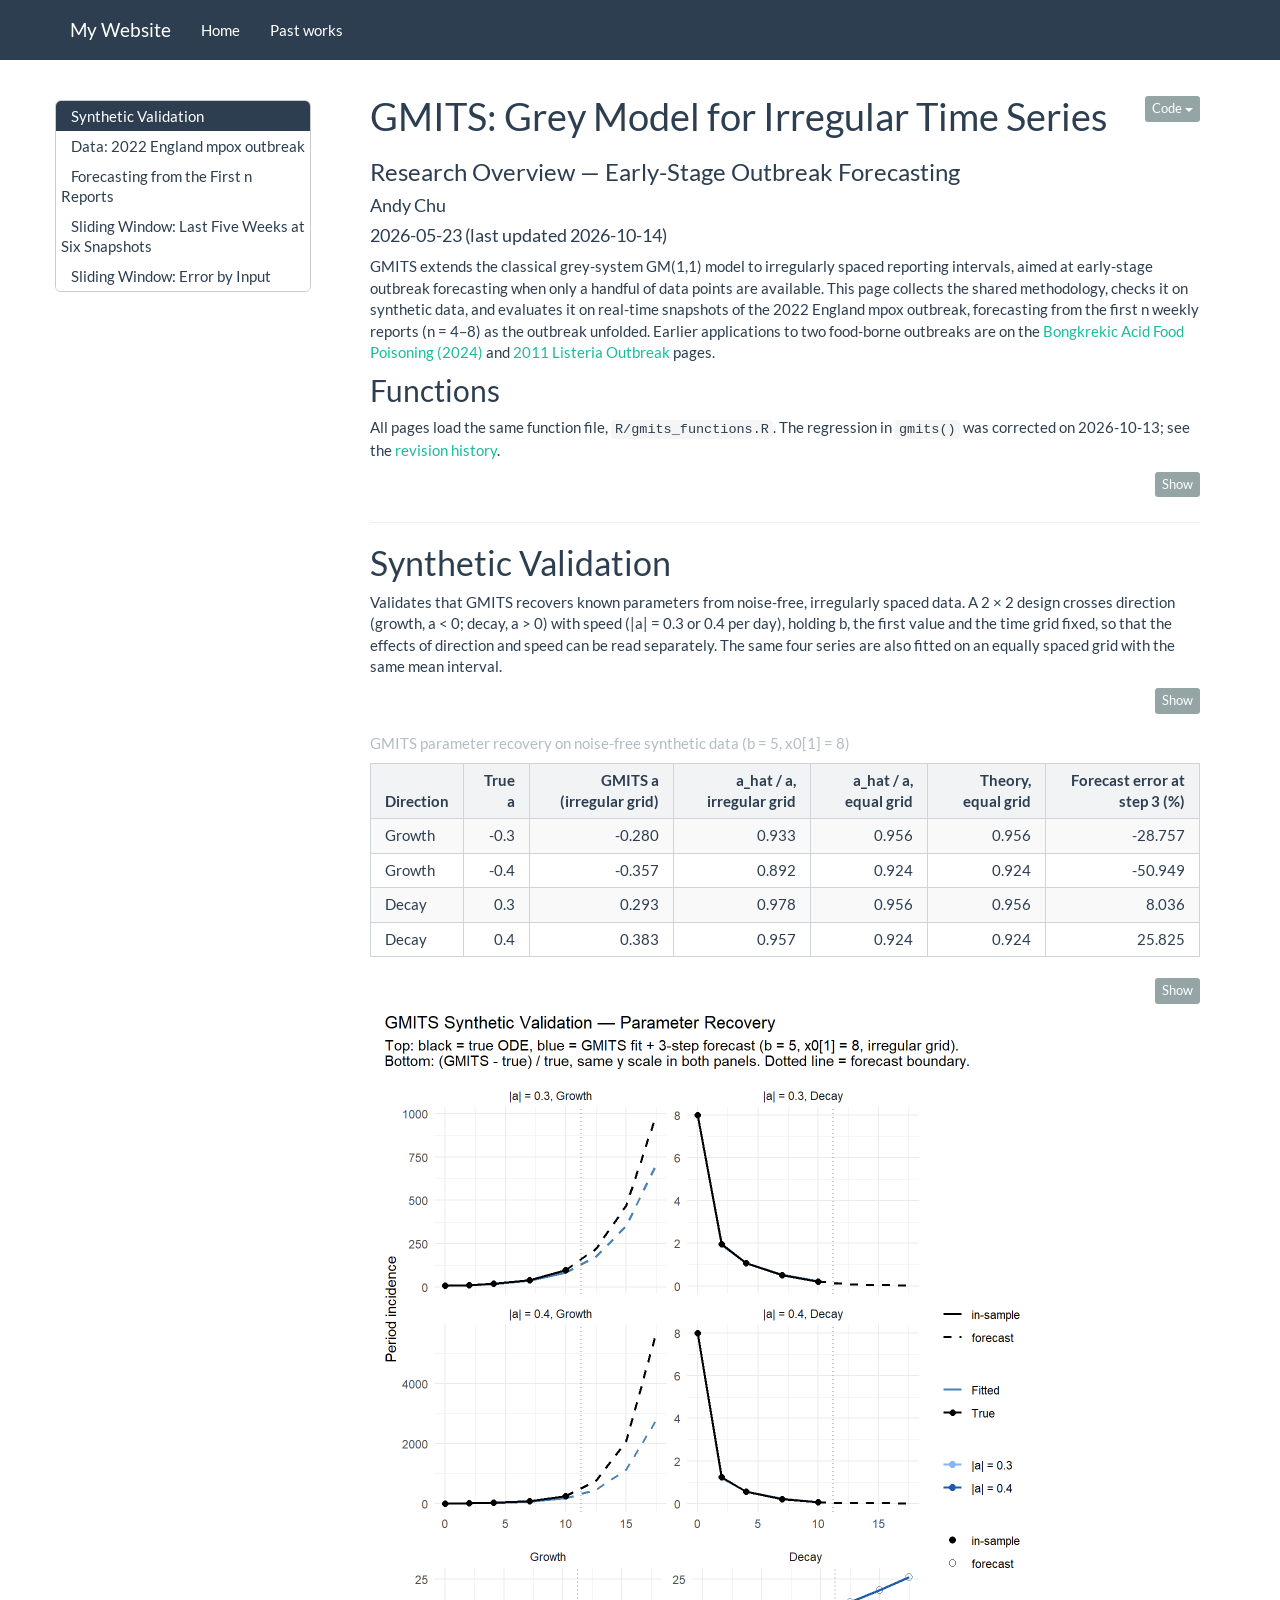
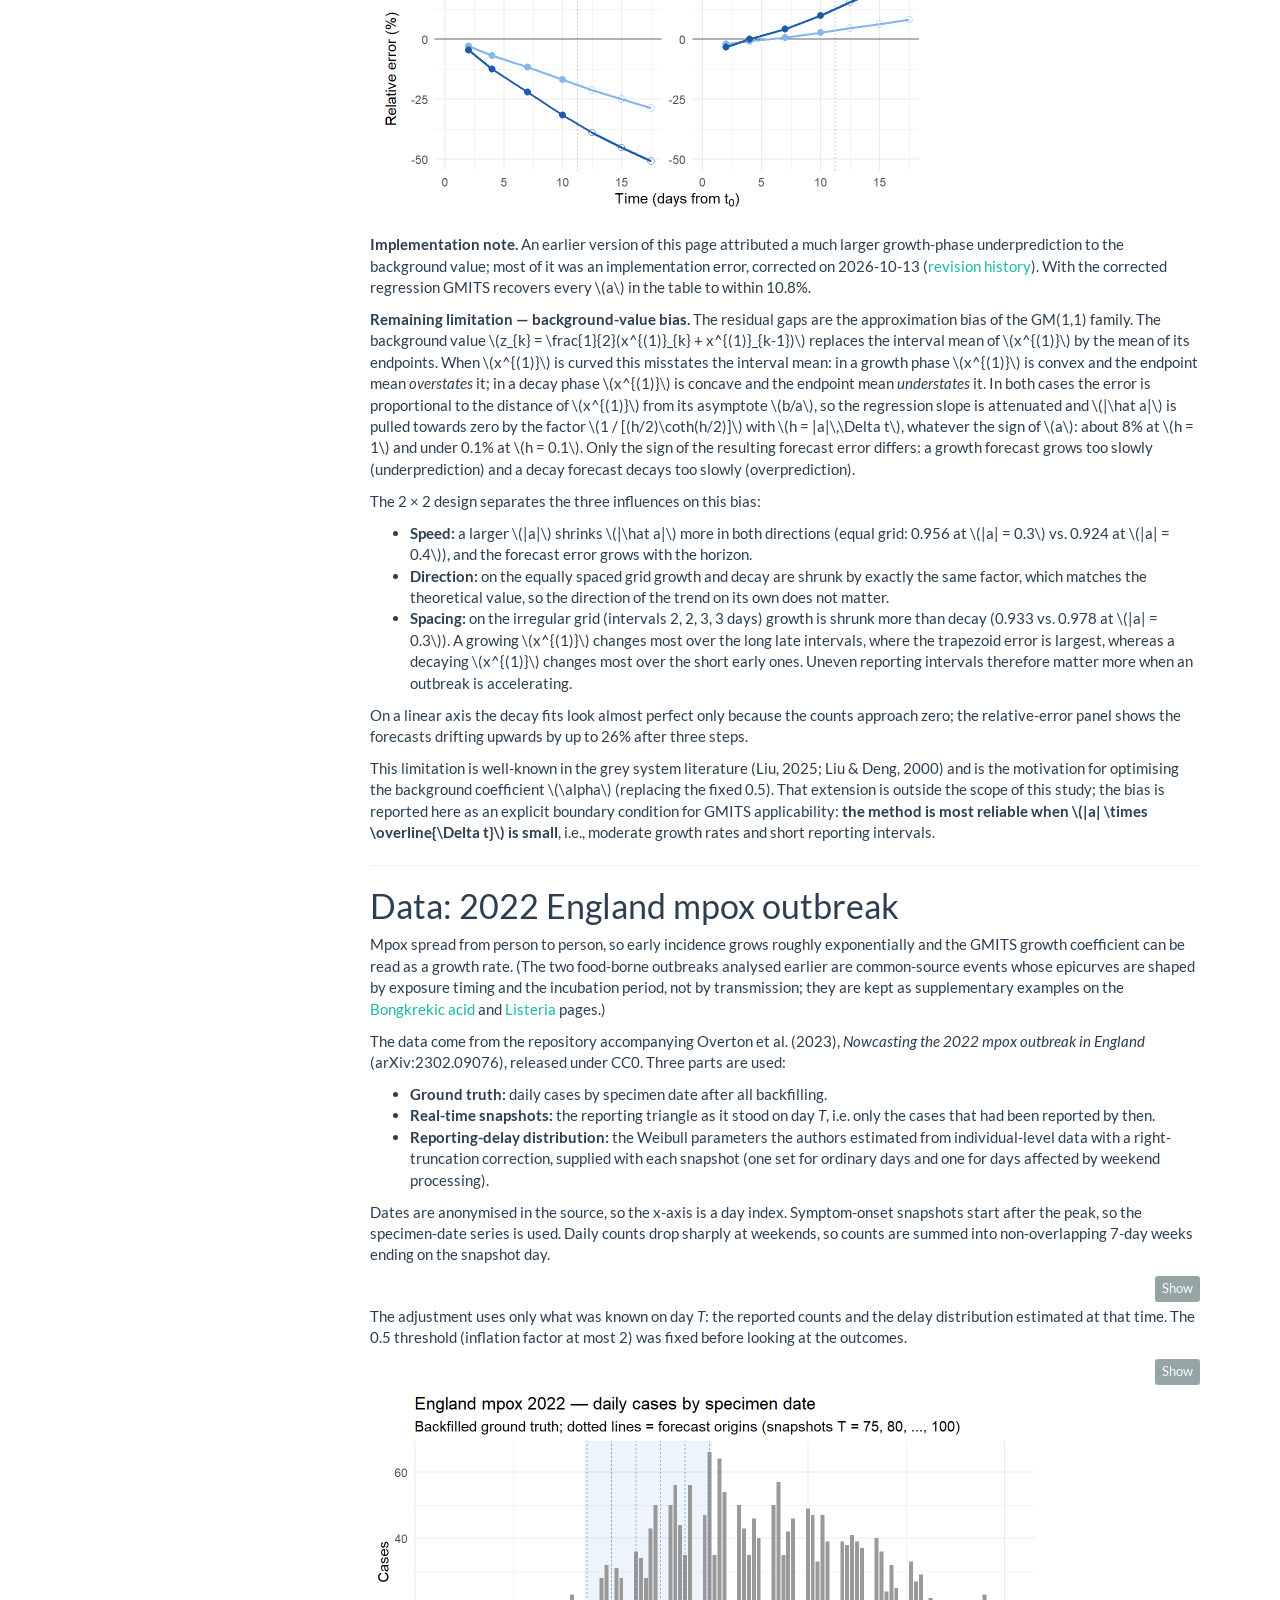
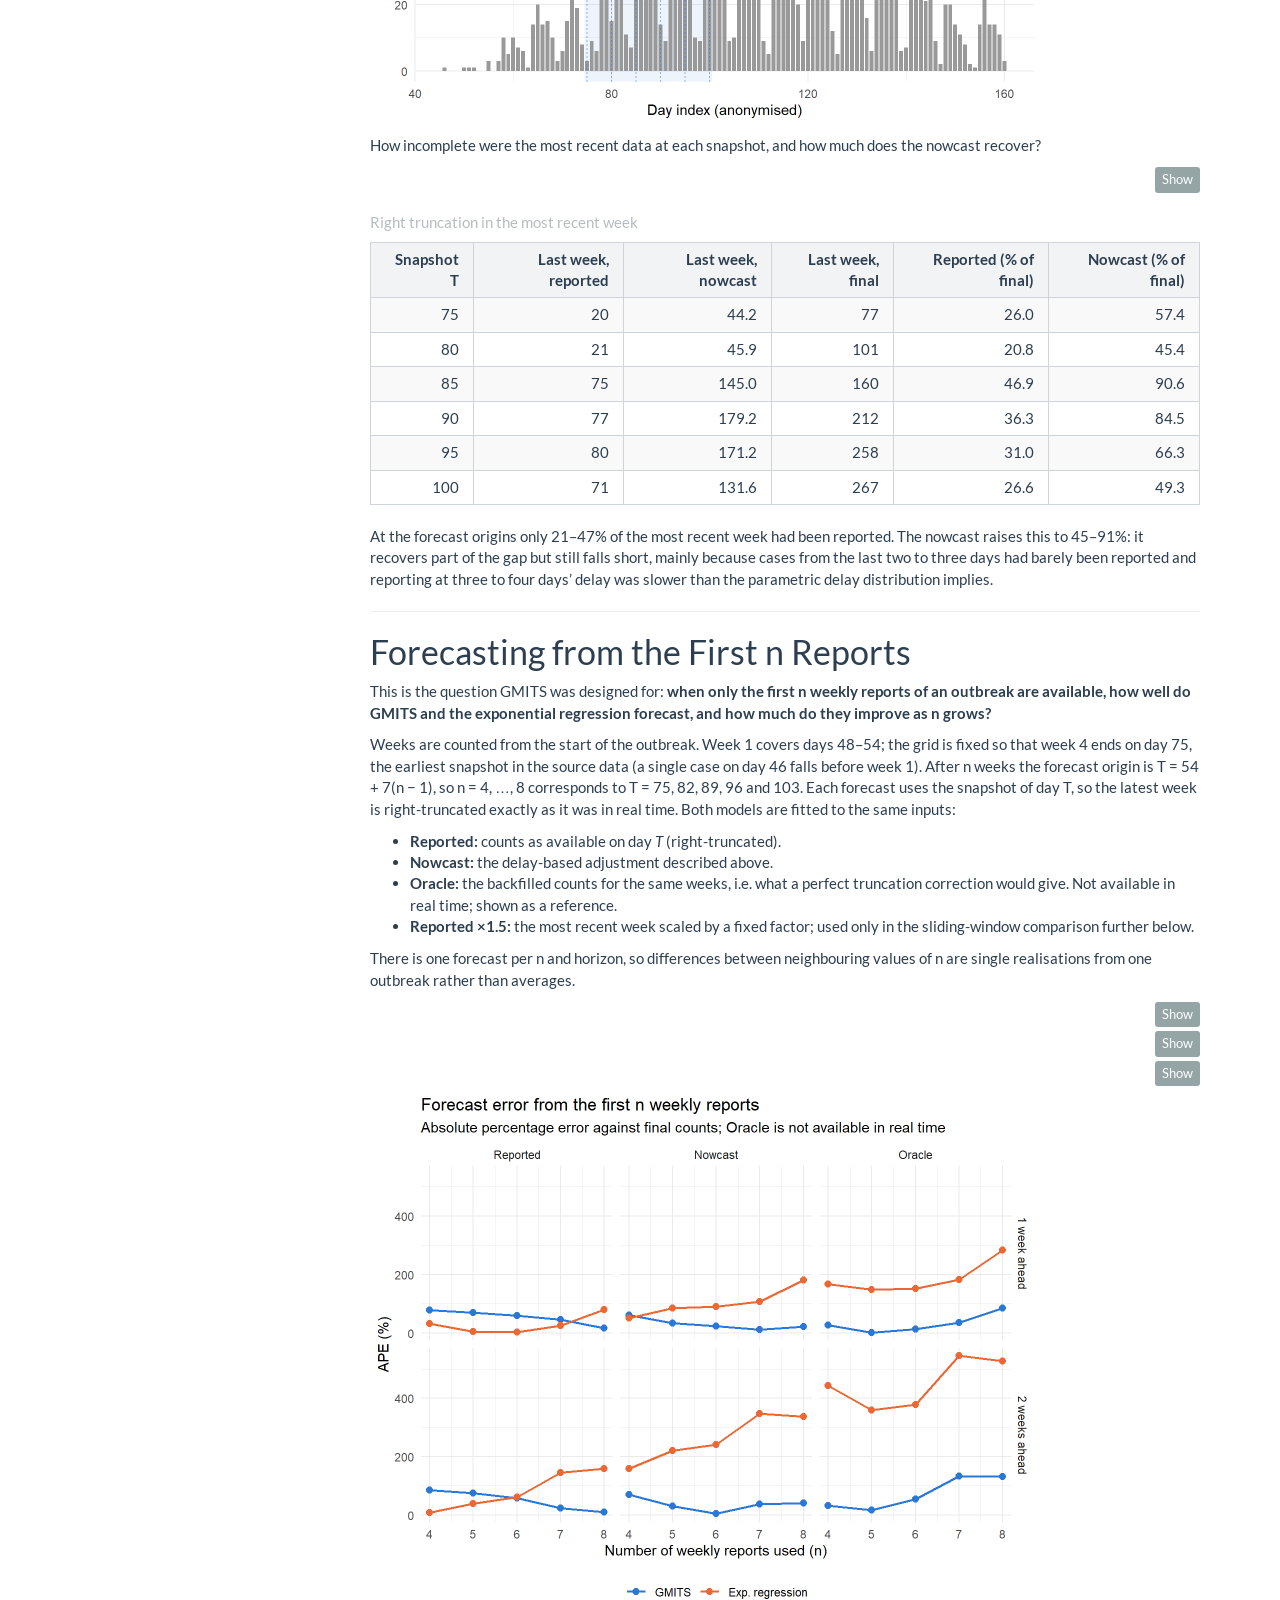
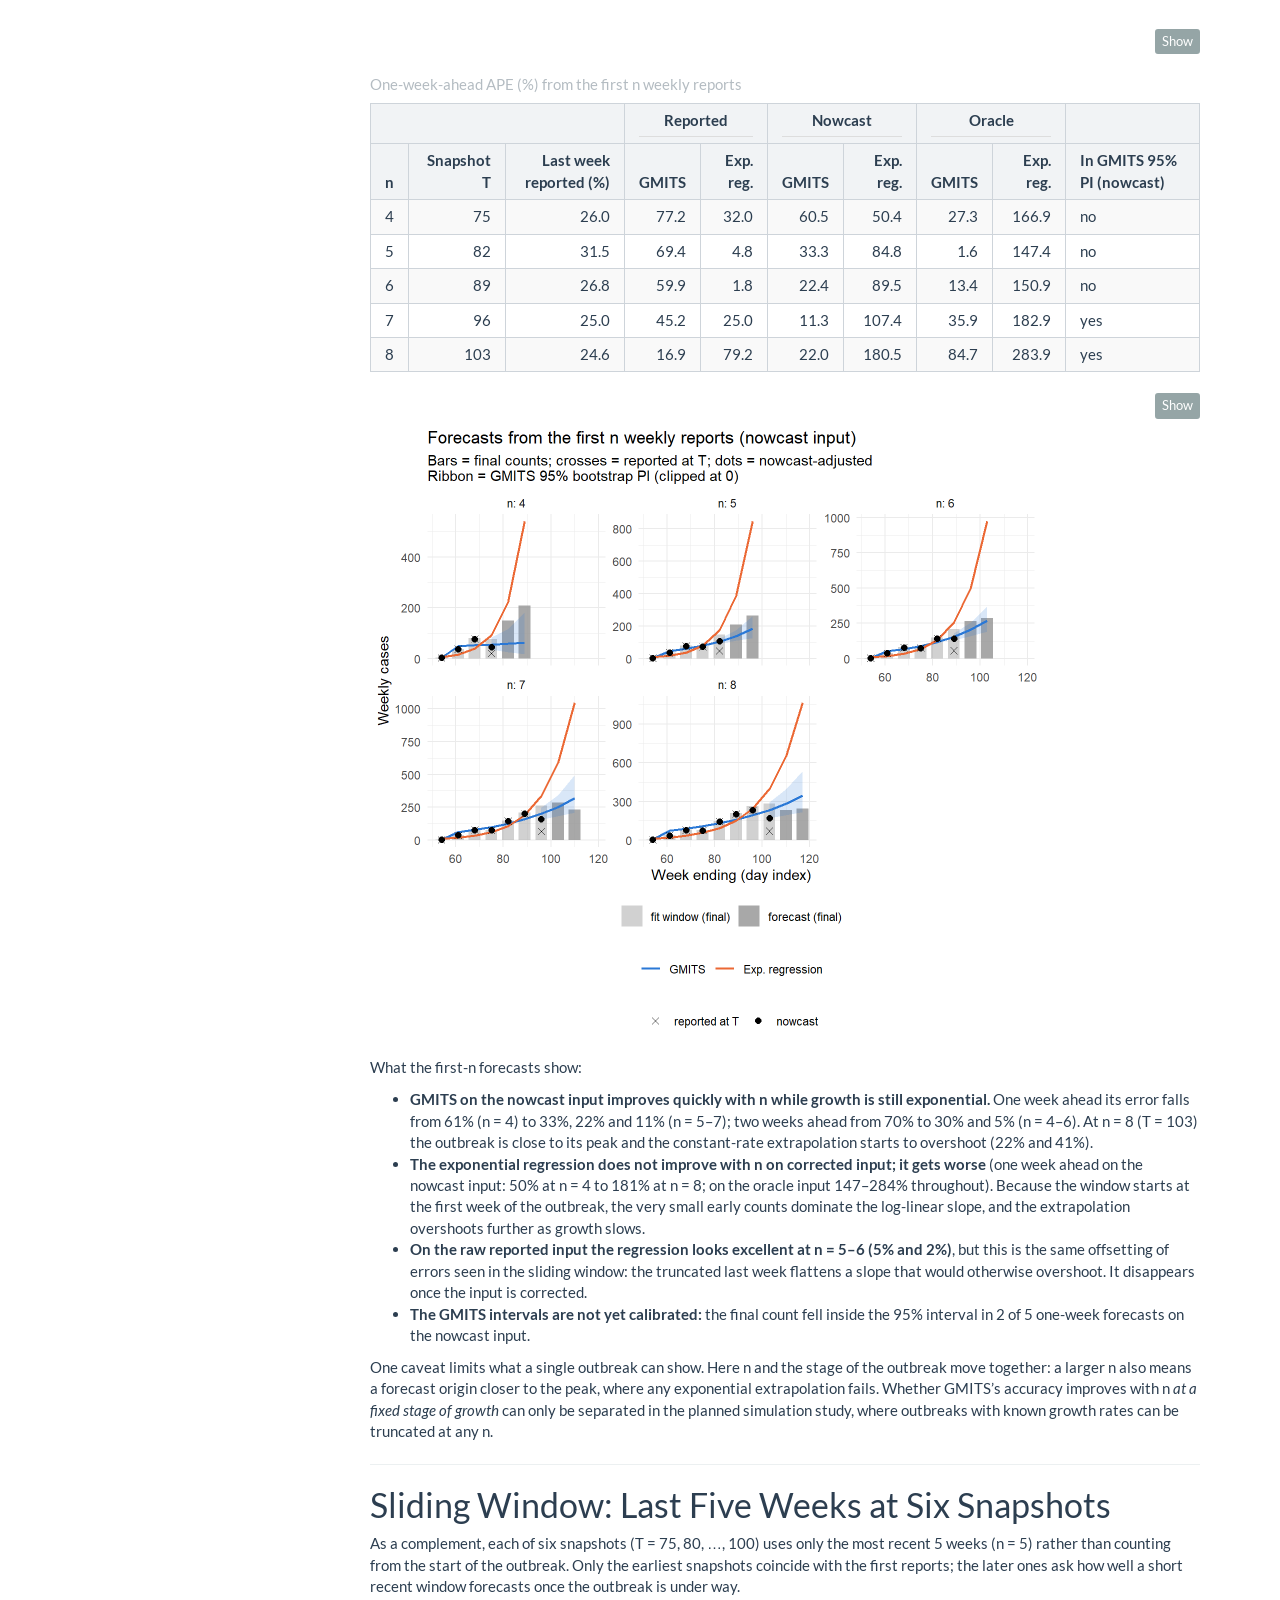
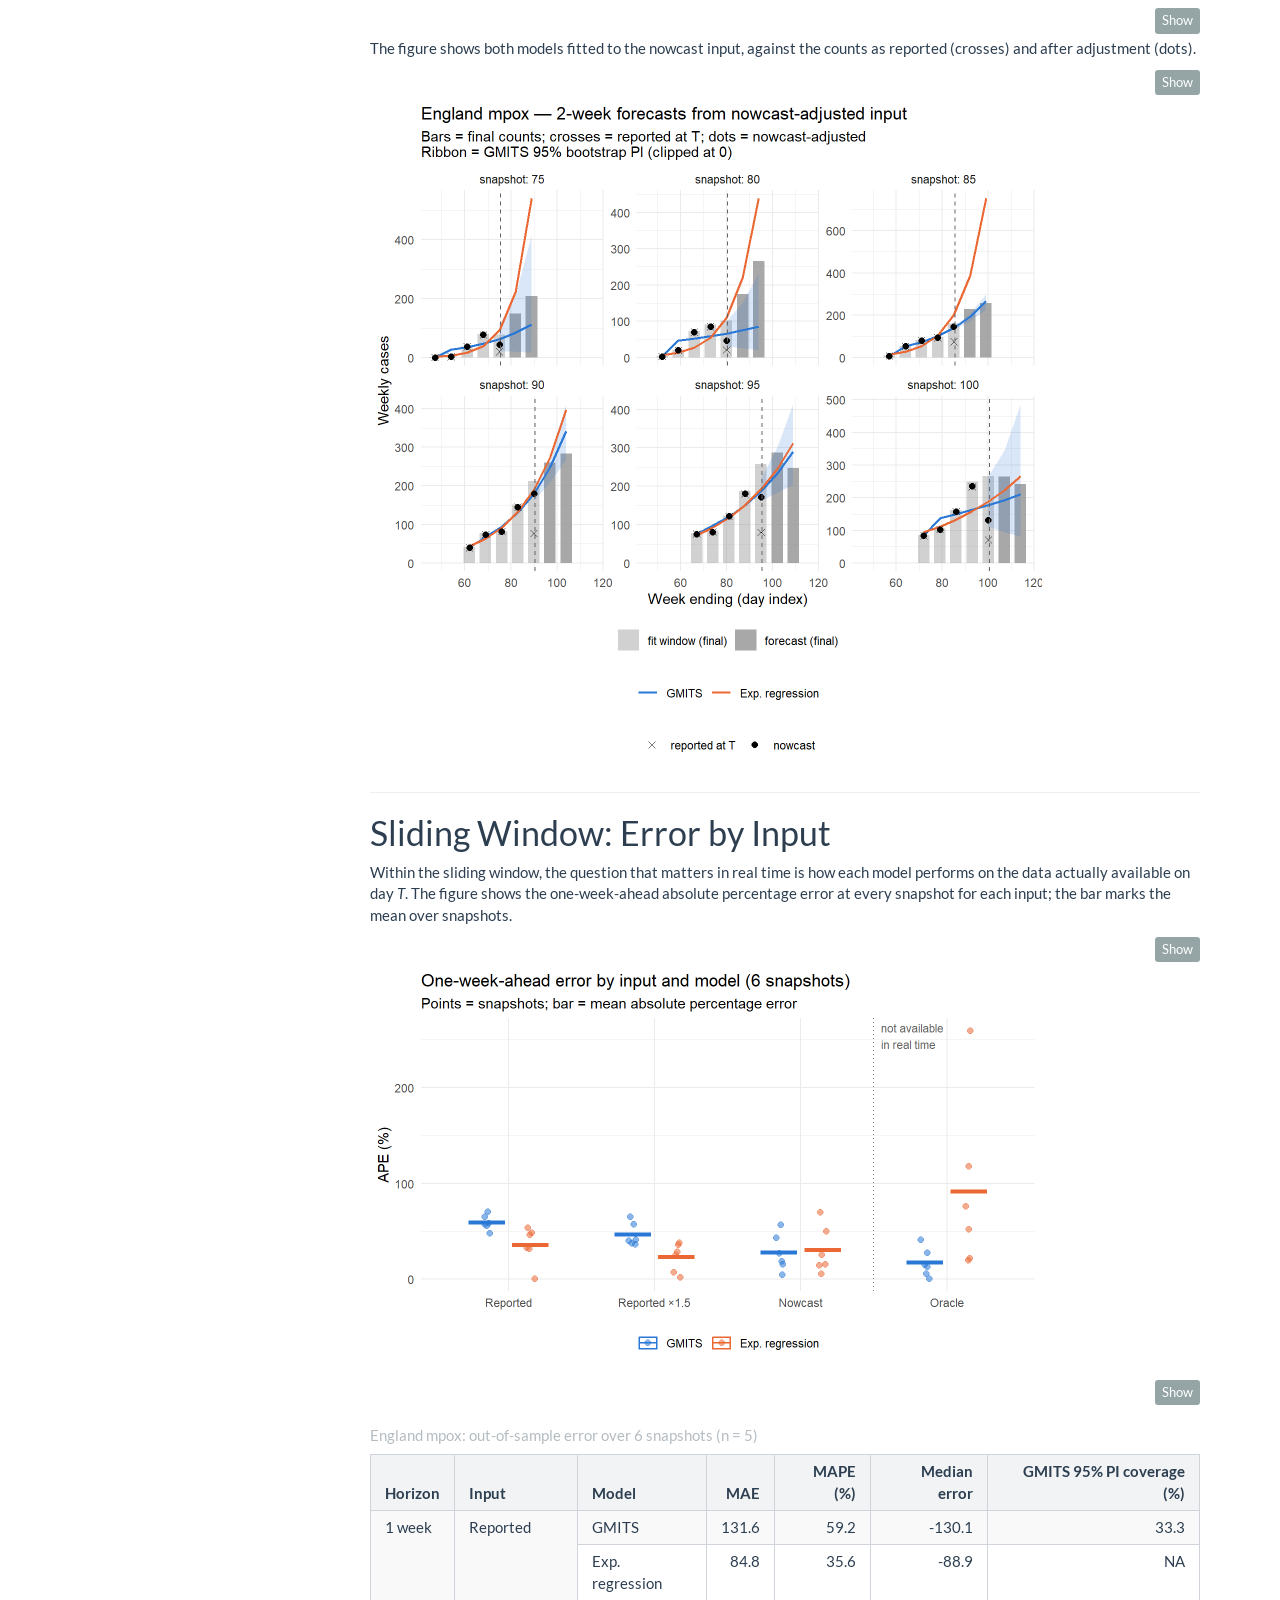
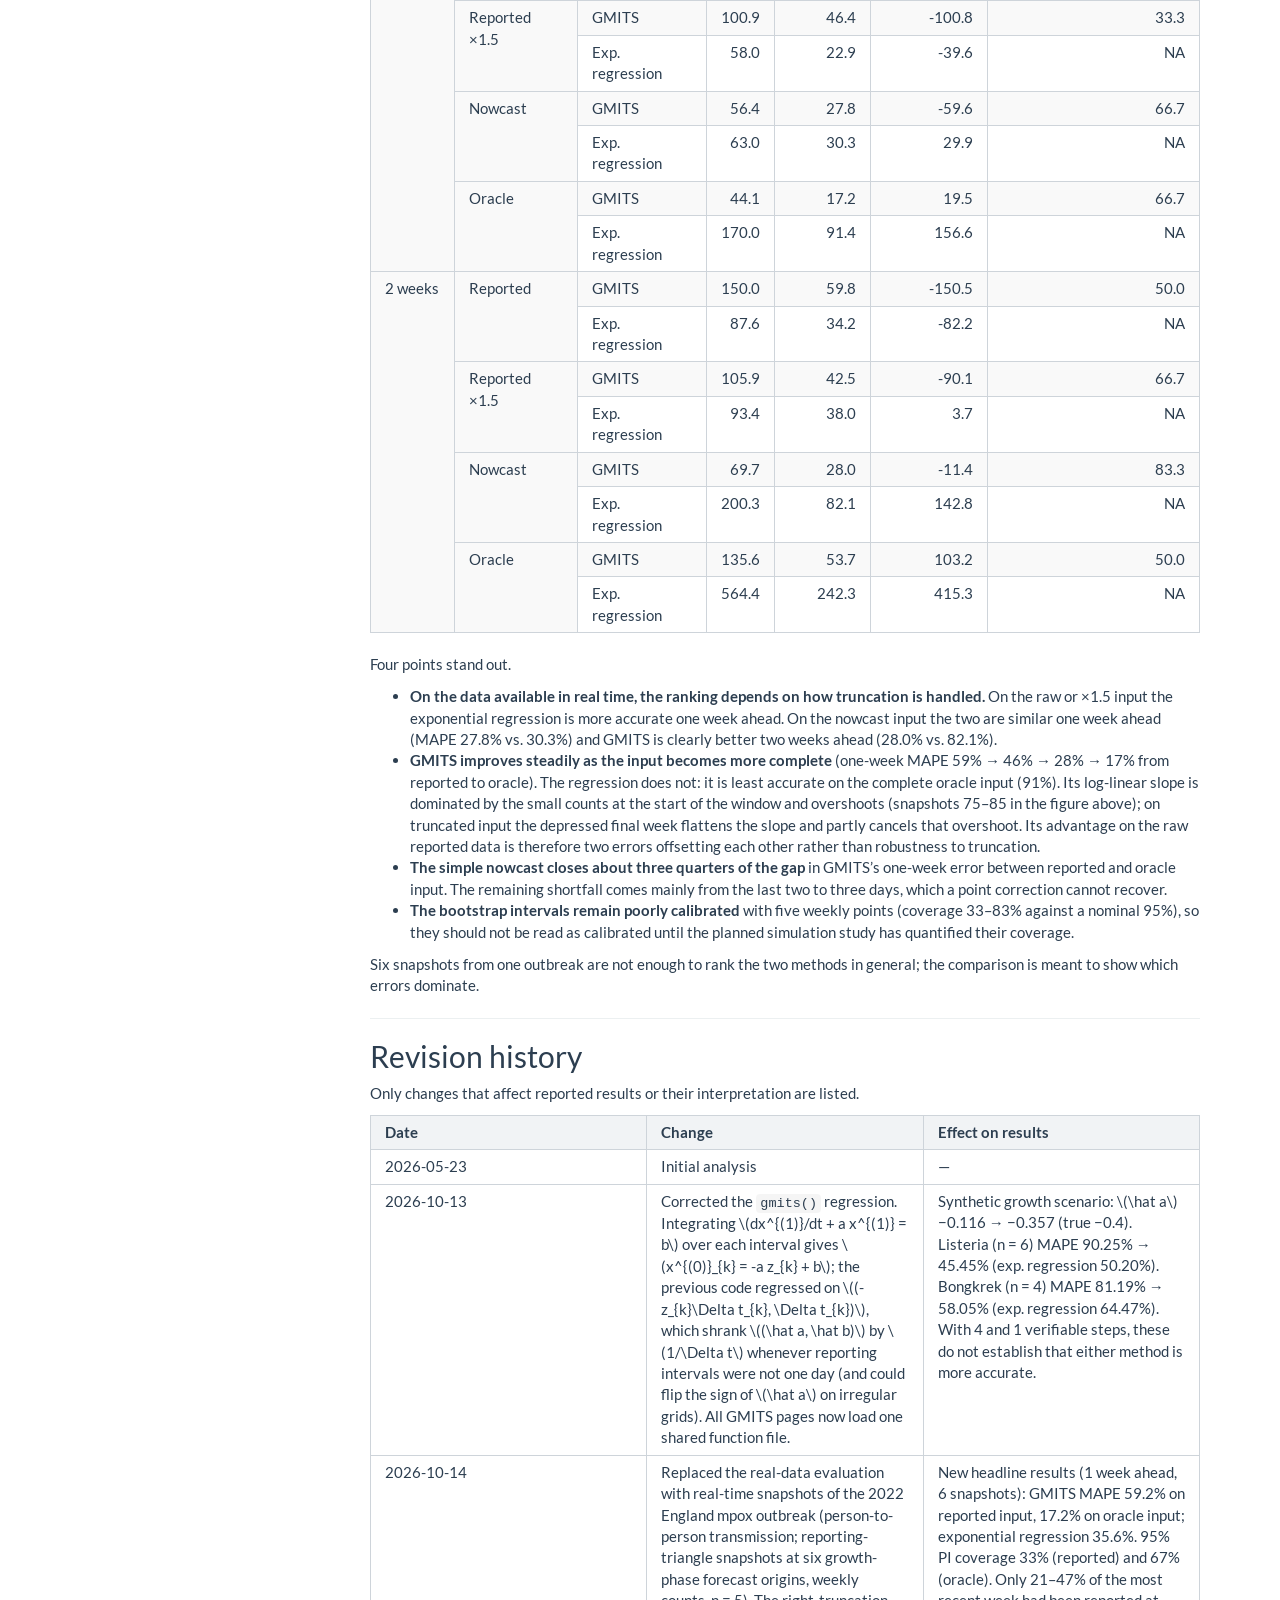
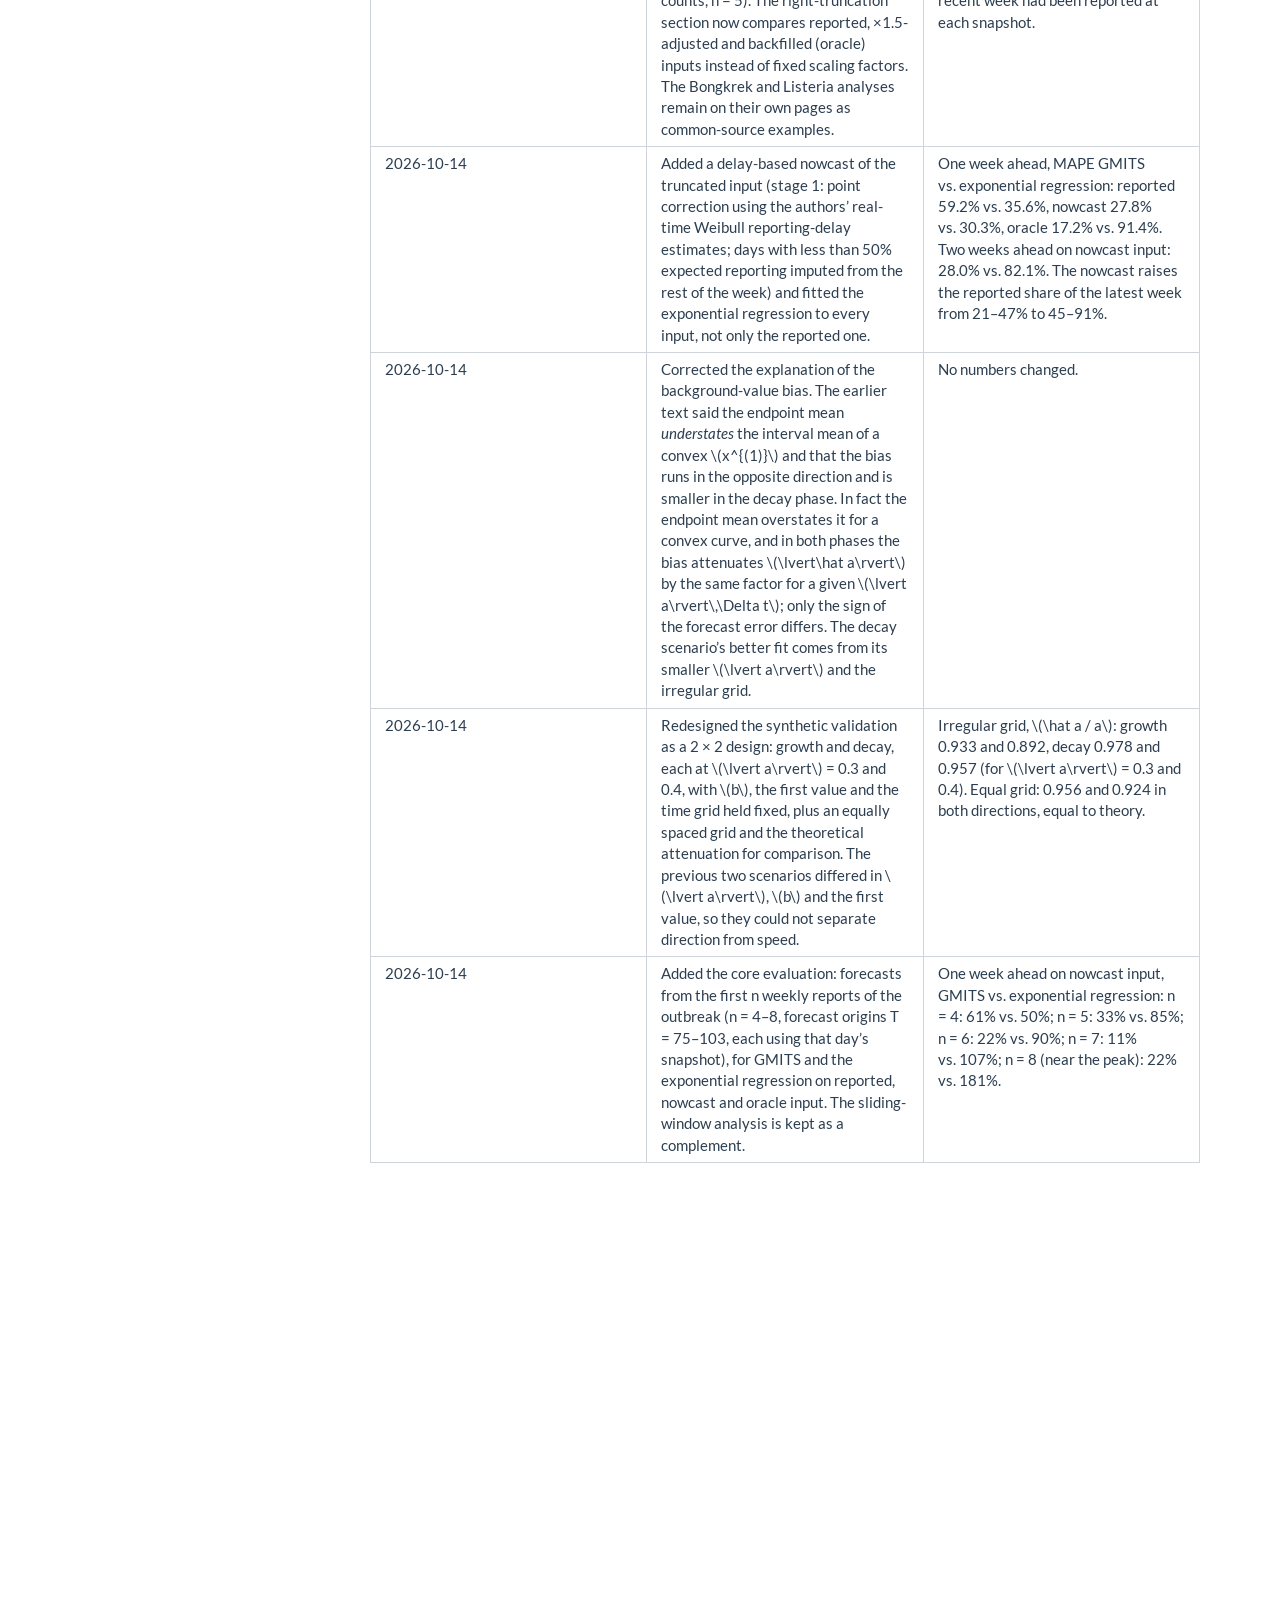
<file: docs/GMITS_Research.html>
<!DOCTYPE html>

<html>

<head>

<meta charset="utf-8" />
<meta name="generator" content="pandoc" />
<meta http-equiv="X-UA-Compatible" content="IE=EDGE" />


<meta name="author" content="Andy Chu" />


<title>GMITS: Grey Model for Irregular Time Series</title>

<script src="site_libs/header-attrs-2.32/header-attrs.js"></script>
<script src="site_libs/jquery-3.6.0/jquery-3.6.0.min.js"></script>
<meta name="viewport" content="width=device-width, initial-scale=1" />
<link href="site_libs/bootstrap-3.3.5/css/flatly.min.css" rel="stylesheet" />
<script src="site_libs/bootstrap-3.3.5/js/bootstrap.min.js"></script>
<script src="site_libs/bootstrap-3.3.5/shim/html5shiv.min.js"></script>
<script src="site_libs/bootstrap-3.3.5/shim/respond.min.js"></script>
<style>h1 {font-size: 34px;}
       h1.title {font-size: 38px;}
       h2 {font-size: 30px;}
       h3 {font-size: 24px;}
       h4 {font-size: 18px;}
       h5 {font-size: 16px;}
       h6 {font-size: 12px;}
       code {color: inherit; background-color: rgba(0, 0, 0, 0.04);}
       pre:not([class]) { background-color: white }</style>
<script src="site_libs/jqueryui-1.13.2/jquery-ui.min.js"></script>
<link href="site_libs/tocify-1.9.1/jquery.tocify.css" rel="stylesheet" />
<script src="site_libs/tocify-1.9.1/jquery.tocify.js"></script>
<script src="site_libs/navigation-1.1/tabsets.js"></script>
<script src="site_libs/navigation-1.1/codefolding.js"></script>
<link href="site_libs/highlightjs-9.12.0/default.css" rel="stylesheet" />
<script src="site_libs/highlightjs-9.12.0/highlight.js"></script>
<script src="site_libs/kePrint-0.0.1/kePrint.js"></script>
<link href="site_libs/lightable-0.0.1/lightable.css" rel="stylesheet" />

<style type="text/css">
  code{white-space: pre-wrap;}
  span.smallcaps{font-variant: small-caps;}
  span.underline{text-decoration: underline;}
  div.column{display: inline-block; vertical-align: top; width: 50%;}
  div.hanging-indent{margin-left: 1.5em; text-indent: -1.5em;}
  ul.task-list{list-style: none;}
    </style>

<style type="text/css">code{white-space: pre;}</style>
<script type="text/javascript">
if (window.hljs) {
  hljs.configure({languages: []});
  hljs.initHighlightingOnLoad();
  if (document.readyState && document.readyState === "complete") {
    window.setTimeout(function() { hljs.initHighlighting(); }, 0);
  }
}
</script>






<link rel="stylesheet" href="site_style.css" type="text/css" />



<style type = "text/css">
.main-container {
  max-width: 940px;
  margin-left: auto;
  margin-right: auto;
}
img {
  max-width:100%;
}
.tabbed-pane {
  padding-top: 12px;
}
.html-widget {
  margin-bottom: 20px;
}
button.code-folding-btn:focus {
  outline: none;
}
summary {
  display: list-item;
}
details > summary > p:only-child {
  display: inline;
}
pre code {
  padding: 0;
}
</style>


<style type="text/css">
.dropdown-submenu {
  position: relative;
}
.dropdown-submenu>.dropdown-menu {
  top: 0;
  left: 100%;
  margin-top: -6px;
  margin-left: -1px;
  border-radius: 0 6px 6px 6px;
}
.dropdown-submenu:hover>.dropdown-menu {
  display: block;
}
.dropdown-submenu>a:after {
  display: block;
  content: " ";
  float: right;
  width: 0;
  height: 0;
  border-color: transparent;
  border-style: solid;
  border-width: 5px 0 5px 5px;
  border-left-color: #cccccc;
  margin-top: 5px;
  margin-right: -10px;
}
.dropdown-submenu:hover>a:after {
  border-left-color: #adb5bd;
}
.dropdown-submenu.pull-left {
  float: none;
}
.dropdown-submenu.pull-left>.dropdown-menu {
  left: -100%;
  margin-left: 10px;
  border-radius: 6px 0 6px 6px;
}
</style>

<script type="text/javascript">
// manage active state of menu based on current page
$(document).ready(function () {
  // active menu anchor
  href = window.location.pathname
  href = href.substr(href.lastIndexOf('/') + 1)
  if (href === "")
    href = "index.html";
  var menuAnchor = $('a[href="' + href + '"]');

  // mark the anchor link active (and if it's in a dropdown, also mark that active)
  var dropdown = menuAnchor.closest('li.dropdown');
  if (window.bootstrap) { // Bootstrap 4+
    menuAnchor.addClass('active');
    dropdown.find('> .dropdown-toggle').addClass('active');
  } else { // Bootstrap 3
    menuAnchor.parent().addClass('active');
    dropdown.addClass('active');
  }

  // Navbar adjustments
  var navHeight = $(".navbar").first().height() + 15;
  var style = document.createElement('style');
  var pt = "padding-top: " + navHeight + "px; ";
  var mt = "margin-top: -" + navHeight + "px; ";
  var css = "";
  // offset scroll position for anchor links (for fixed navbar)
  for (var i = 1; i <= 6; i++) {
    css += ".section h" + i + "{ " + pt + mt + "}\n";
  }
  style.innerHTML = "body {" + pt + "padding-bottom: 40px; }\n" + css;
  document.head.appendChild(style);
});
</script>

<!-- tabsets -->

<style type="text/css">
.tabset-dropdown > .nav-tabs {
  display: inline-table;
  max-height: 500px;
  min-height: 44px;
  overflow-y: auto;
  border: 1px solid #ddd;
  border-radius: 4px;
}

.tabset-dropdown > .nav-tabs > li.active:before, .tabset-dropdown > .nav-tabs.nav-tabs-open:before {
  content: "\e259";
  font-family: 'Glyphicons Halflings';
  display: inline-block;
  padding: 10px;
  border-right: 1px solid #ddd;
}

.tabset-dropdown > .nav-tabs.nav-tabs-open > li.active:before {
  content: "\e258";
  font-family: 'Glyphicons Halflings';
  border: none;
}

.tabset-dropdown > .nav-tabs > li.active {
  display: block;
}

.tabset-dropdown > .nav-tabs > li > a,
.tabset-dropdown > .nav-tabs > li > a:focus,
.tabset-dropdown > .nav-tabs > li > a:hover {
  border: none;
  display: inline-block;
  border-radius: 4px;
  background-color: transparent;
}

.tabset-dropdown > .nav-tabs.nav-tabs-open > li {
  display: block;
  float: none;
}

.tabset-dropdown > .nav-tabs > li {
  display: none;
}
</style>

<!-- code folding -->
<style type="text/css">
.code-folding-btn { margin-bottom: 4px; }
</style>



<style type="text/css">

#TOC {
  margin: 25px 0px 20px 0px;
}
@media (max-width: 768px) {
#TOC {
  position: relative;
  width: 100%;
}
}

@media print {
.toc-content {
  /* see https://github.com/w3c/csswg-drafts/issues/4434 */
  float: right;
}
}

.toc-content {
  padding-left: 30px;
  padding-right: 40px;
}

div.main-container {
  max-width: 1200px;
}

div.tocify {
  width: 20%;
  max-width: 260px;
  max-height: 85%;
}

@media (min-width: 768px) and (max-width: 991px) {
  div.tocify {
    width: 25%;
  }
}

@media (max-width: 767px) {
  div.tocify {
    width: 100%;
    max-width: none;
  }
}

.tocify ul, .tocify li {
  line-height: 20px;
}

.tocify-subheader .tocify-item {
  font-size: 0.90em;
}

.tocify .list-group-item {
  border-radius: 0px;
}


</style>



</head>

<body>


<div class="container-fluid main-container">


<!-- setup 3col/9col grid for toc_float and main content  -->
<div class="row">
<div class="col-xs-12 col-sm-4 col-md-3">
<div id="TOC" class="tocify">
</div>
</div>

<div class="toc-content col-xs-12 col-sm-8 col-md-9">




<div class="navbar navbar-default  navbar-fixed-top" role="navigation">
  <div class="container">
    <div class="navbar-header">
      <button type="button" class="navbar-toggle collapsed" data-toggle="collapse" data-bs-toggle="collapse" data-target="#navbar" data-bs-target="#navbar">
        <span class="icon-bar"></span>
        <span class="icon-bar"></span>
        <span class="icon-bar"></span>
      </button>
      <a class="navbar-brand" href="index.html">My Website</a>
    </div>
    <div id="navbar" class="navbar-collapse collapse">
      <ul class="nav navbar-nav">
        <li>
  <a href="index.html">Home</a>
</li>
<li>
  <a href="results.html">Past works</a>
</li>
      </ul>
      <ul class="nav navbar-nav navbar-right">
        
      </ul>
    </div><!--/.nav-collapse -->
  </div><!--/.container -->
</div><!--/.navbar -->

<div id="header">

<div class="btn-group pull-right float-right">
<button type="button" class="btn btn-default btn-xs btn-secondary btn-sm dropdown-toggle" data-toggle="dropdown" data-bs-toggle="dropdown" aria-haspopup="true" aria-expanded="false"><span>Code</span> <span class="caret"></span></button>
<ul class="dropdown-menu dropdown-menu-right" style="min-width: 50px;">
<li><a id="rmd-show-all-code" href="#">Show All Code</a></li>
<li><a id="rmd-hide-all-code" href="#">Hide All Code</a></li>
</ul>
</div>



<h1 class="title toc-ignore">GMITS: Grey Model for Irregular Time
Series</h1>
<h3 class="subtitle">Research Overview — Early-Stage Outbreak
Forecasting</h3>
<h4 class="author">Andy Chu</h4>
<h4 class="date">2026-05-23 (last updated 2026-10-14)</h4>

</div>


<p>GMITS extends the classical grey-system GM(1,1) model to irregularly
spaced reporting intervals, aimed at early-stage outbreak forecasting
when only a handful of data points are available. This page collects the
shared methodology, checks it on synthetic data, and evaluates it on
real-time snapshots of the 2022 England mpox outbreak, forecasting from
the first n weekly reports (n = 4–8) as the outbreak unfolded. Earlier
applications to two food-borne outbreaks are on the <a
href="Bongkrekic_Acid_2024.html">Bongkrekic Acid Food Poisoning
(2024)</a> and <a href="Listeria_2011.html">2011 Listeria Outbreak</a>
pages.</p>
<div id="functions" class="section level2 unnumbered">
<h2 class="unnumbered">Functions</h2>
<p>All pages load the same function file,
<code>R/gmits_functions.R</code>. The regression in <code>gmits()</code>
was corrected on 2026-10-13; see the <a
href="#revision-history">revision history</a>.</p>
<pre class="r"><code># Shared GMITS functions for all portfolio pages.
# Single source of truth: pages load this file via a knitr `file =` chunk,
# and external analyses (e.g. RA/mpox/gmits_england) source() it.
#
# 2026-10-13 fix in gmits(): integrating dx1/dt + a * x1 = b over
# [t_{k-1}, t_k] gives x0_k * dt_k = -a * z_k * dt_k + b * dt_k, so the
# regression is x0_k = -a * z_k + b. The previous version used
# B &lt;- cbind(-z * delta_t, delta_t), which scaled (a, b) by 1 / dt and
# was exact only for dt = 1 (it flipped the sign of a on some irregular
# grids). See D:/KnowledgeVault/research/grey_system/figures/gmits_dt_bug.png

mae &lt;- function(actual, predicted) {
  mean(abs(actual - predicted), na.rm = TRUE)
}

mape &lt;- function(actual, predicted) {
  valid &lt;- actual != 0
  mean(
    abs((actual[valid] - predicted[valid]) / actual[valid]),
    na.rm = TRUE
  ) * 100
}

# n_ahead: out-of-sample steps using mean(delta_t) as step size.
# Returns $x0_future (and $t_future as numeric time offsets) when n_ahead &gt; 0.
gmits &lt;- function(count, date, n_ahead = 0) {
  valid &lt;- !is.na(count) &amp; !is.na(date)
  x0    &lt;- count[valid]
  date  &lt;- date[valid]
  if (length(x0) &lt; 2) {
    warning(&quot;Not enough valid data points for modeling.&quot;)
    return(NULL)
  }
  if (x0[1] == 0) x0[1] &lt;- 1e-3
  n &lt;- length(x0)

  delta_t    &lt;- as.numeric(
    difftime(date[2:n], date[1:(n - 1)], units = &quot;days&quot;)
  )
  time_index &lt;- cumsum(c(0, delta_t))

  x1 &lt;- cumsum(c(x0[1], x0[2:n] * delta_t))
  z  &lt;- 0.5 * (x1[2:n] + x1[1:(n - 1)])

  B &lt;- cbind(-z, 1)
  Y &lt;- x0[2:n]
  W &lt;- diag(delta_t)
  p &lt;- solve(t(B) %*% W %*% B) %*% t(B) %*% W %*% Y
  a_hat &lt;- p[1]
  b_hat &lt;- p[2]

  x1_hat &lt;- c(
    x1[1],
    (x1[1] - b_hat / a_hat) *
      exp(-a_hat * (time_index[-1] - time_index[1])) +
      b_hat / a_hat
  )
  x0_hat &lt;- c(x0[1], diff(x1_hat) / delta_t)

  result &lt;- list(
    a = a_hat, b = b_hat,
    x1_hat = x1_hat, x0_hat = x0_hat,
    date = date, delta_t = delta_t
  )

  if (n_ahead &gt; 0) {
    dt_mean  &lt;- mean(delta_t)
    t_future &lt;- time_index[n] + cumsum(rep(dt_mean, n_ahead))
    x1_fut   &lt;- (x1[1] - b_hat / a_hat) *
      exp(-a_hat * (t_future - time_index[1])) + b_hat / a_hat
    result$x0_future   &lt;- c(
      (x1_fut[1] - x1_hat[n]) / dt_mean,
      diff(x1_fut) / dt_mean
    )
    result$date_future &lt;- date[n] + round(dt_mean * seq_len(n_ahead))
  }
  result
}

# n_ahead &gt; 0: point/lower/upper each extend to n + n_ahead;
# last n_ahead entries are the out-of-sample prediction interval.
gmits_boot &lt;- function(count, date, n_boot = 1000, ci = 0.95, n_ahead = 0) {
  base &lt;- gmits(count, date, n_ahead = n_ahead)
  if (is.null(base)) return(NULL)

  valid      &lt;- !is.na(count) &amp; !is.na(date)
  x0         &lt;- count[valid]
  dv         &lt;- date[valid]
  n          &lt;- length(x0)
  resid_pool &lt;- (x0 - base$x0_hat)[2:n]
  n_out      &lt;- n + n_ahead

  boot_mat &lt;- replicate(n_boot, {
    e_boot  &lt;- sample(resid_pool, n - 1, replace = TRUE)
    x0_boot &lt;- c(x0[1], pmax(base$x0_hat[2:n] + e_boot, 0))
    res     &lt;- tryCatch(
      gmits(x0_boot, dv, n_ahead = n_ahead),
      error = function(e) NULL
    )
    if (is.null(res)) return(rep(NA_real_, n_out))
    c(res$x0_hat, if (n_ahead &gt; 0) res$x0_future else NULL)
  })

  alpha &lt;- (1 - ci) / 2
  list(
    point = c(base$x0_hat,
              if (n_ahead &gt; 0) base$x0_future else NULL),
    lower = apply(boot_mat, 1, quantile, probs = alpha,     na.rm = TRUE),
    upper = apply(boot_mat, 1, quantile, probs = 1 - alpha, na.rm = TRUE),
    a = base$a,
    b = base$b
  )
}

# Log-linear OLS baseline: log(y) ~ t.
# Only non-zero observations are used (consistent with gmits non-zero day approach).
# n_ahead: step forward using mean(delta_t) of the input dates.
exp_reg &lt;- function(count, date, n_ahead = 0) {
  valid &lt;- !is.na(count) &amp; count &gt; 0 &amp; !is.na(date)
  x0 &lt;- count[valid]
  dv &lt;- date[valid]
  t_num &lt;- as.numeric(dv - dv[1])
  fit &lt;- lm(log(x0) ~ t_num)
  n &lt;- length(x0)
  dt_mean &lt;- if (n &gt; 1) mean(diff(t_num)) else 1

  result &lt;- list(
    alpha    = coef(fit)[[&quot;(Intercept)&quot;]],
    beta     = coef(fit)[[&quot;t_num&quot;]],
    x0_hat   = exp(fitted(fit)),
    date     = dv
  )
  if (n_ahead &gt; 0) {
    t_future &lt;- t_num[n] + cumsum(rep(dt_mean, n_ahead))
    result$x0_future   &lt;- exp(
      predict(fit, newdata = data.frame(t_num = t_future))
    )
    result$date_future &lt;- dv[n] + round(dt_mean * seq_len(n_ahead))
  }
  result
}

# Multiply the most recent n_recent observations by scale_factor
# before passing to gmits(), simulating upward correction of right-truncated data.
truncation_adjust &lt;- function(count, n_recent = 1, scale_factor = 1.5) {
  adj &lt;- count
  idx &lt;- tail(seq_along(count), n_recent)
  adj[idx] &lt;- count[idx] * scale_factor
  adj
}

# Delay-based nowcast of right-truncated daily counts (stage 1: point
# correction only). p_report is the probability that a case from that day
# has been reported by the snapshot, i.e. the reporting-delay CDF at the
# elapsed lag. Days with p_report &gt;= p_min are inflated as obs / p_report;
# days below p_min (inflation factor &gt; 1 / p_min) are returned as NA so the
# caller can treat them as missing rather than divide near-zero counts.
nowcast_inflate &lt;- function(obs, p_report, p_min = 0.5) {
  ifelse(p_report &gt;= p_min, obs / p_report, NA_real_)
}</code></pre>
<hr />
</div>
<div id="synthetic-validation" class="section level1">
<h1>Synthetic Validation</h1>
<p>Validates that GMITS recovers known parameters from noise-free,
irregularly spaced data. A 2 × 2 design crosses direction (growth, a
&lt; 0; decay, a &gt; 0) with speed (|a| = 0.3 or 0.4 per day), holding
b, the first value and the time grid fixed, so that the effects of
direction and speed can be read separately. The same four series are
also fitted on an equally spaced grid with the same mean interval.</p>
<pre class="r"><code># Generate x0 from the ODE solution with known (a, b, x0[1])
synth_series &lt;- function(a, b, x0_1, t_pts) {
  x1 &lt;- (x0_1 - b / a) * exp(-a * t_pts) + b / a
  c(x0_1, diff(x1) / diff(t_pts))
}

t_irr     &lt;- c(0, 2, 4, 7, 10)   # irregular gaps: 2, 2, 3, 3
t_eq      &lt;- seq(0, 10, by = 2.5) # equal gaps, same mean interval
n_ahead_s &lt;- 3
b_s       &lt;- 5
x0_1_s    &lt;- 8

# 2 x 2 design: direction (growth / decay) x speed (|a| = 0.3 / 0.4),
# with b, x0[1] and the time grid held fixed
synth_scen &lt;- expand_grid(
  direction = c(&quot;Growth&quot;, &quot;Decay&quot;),
  abs_a = c(0.3, 0.4)
) |&gt;
  mutate(a = if_else(direction == &quot;Growth&quot;, -abs_a, abs_a))

fit_synth &lt;- function(a, t_fit) {
  dt_mean &lt;- mean(diff(t_fit))
  t_all &lt;- c(t_fit, max(t_fit) + dt_mean * seq_len(n_ahead_s))
  x0 &lt;- synth_series(a, b_s, x0_1_s, t_fit)
  r &lt;- gmits(x0, as.Date(&quot;2024-01-01&quot;) + t_fit, n_ahead = n_ahead_s)
  list(
    a_hat = r$a,
    traj = tibble(
      t = t_all,
      True = synth_series(a, b_s, x0_1_s, t_all),
      Fitted = c(r$x0_hat, r$x0_future),
      Forecast = rep(c(FALSE, TRUE), c(length(t_fit), n_ahead_s))
    )
  )
}

synth_res &lt;- synth_scen |&gt;
  mutate(
    irr = map(a, fit_synth, t_fit = t_irr),
    eq = map(a, fit_synth, t_fit = t_eq),
    a_hat = map_dbl(irr, &quot;a_hat&quot;),
    shrink_irr = a_hat / a,
    shrink_eq = map_dbl(eq, &quot;a_hat&quot;) / a,
    # exact attenuation for an exponential on an equal grid
    shrink_theory = 1 / ((abs_a * 2.5 / 2) / tanh(abs_a * 2.5 / 2)),
    fc_err_3 = map_dbl(irr, function(f) {
      x &lt;- tail(f$traj, 1)
      100 * (x$Fitted - x$True) / x$True
    })
  )

synth_res |&gt;
  select(direction, a, a_hat, shrink_irr, shrink_eq, shrink_theory,
         fc_err_3) |&gt;
  kable(
    digits = 3,
    col.names = c(
      &quot;Direction&quot;, &quot;True a&quot;, &quot;GMITS a (irregular grid)&quot;,
      &quot;a_hat / a, irregular grid&quot;, &quot;a_hat / a, equal grid&quot;,
      &quot;Theory, equal grid&quot;, &quot;Forecast error at step 3 (%)&quot;
    ),
    caption = paste0(
      &quot;GMITS parameter recovery on noise-free synthetic data &quot;,
      &quot;(b = 5, x0[1] = 8)&quot;
    )
  ) |&gt;
  kable_styling(bootstrap_options = c(&quot;striped&quot;, &quot;hover&quot;))</code></pre>
<table class="table table-striped table-hover" style="margin-left: auto; margin-right: auto;">
<caption>
GMITS parameter recovery on noise-free synthetic data (b = 5, x0[1] = 8)
</caption>
<thead>
<tr>
<th style="text-align:left;">
Direction
</th>
<th style="text-align:right;">
True a
</th>
<th style="text-align:right;">
GMITS a (irregular grid)
</th>
<th style="text-align:right;">
a_hat / a, irregular grid
</th>
<th style="text-align:right;">
a_hat / a, equal grid
</th>
<th style="text-align:right;">
Theory, equal grid
</th>
<th style="text-align:right;">
Forecast error at step 3 (%)
</th>
</tr>
</thead>
<tbody>
<tr>
<td style="text-align:left;">
Growth
</td>
<td style="text-align:right;">
-0.3
</td>
<td style="text-align:right;">
-0.280
</td>
<td style="text-align:right;">
0.933
</td>
<td style="text-align:right;">
0.956
</td>
<td style="text-align:right;">
0.956
</td>
<td style="text-align:right;">
-28.757
</td>
</tr>
<tr>
<td style="text-align:left;">
Growth
</td>
<td style="text-align:right;">
-0.4
</td>
<td style="text-align:right;">
-0.357
</td>
<td style="text-align:right;">
0.892
</td>
<td style="text-align:right;">
0.924
</td>
<td style="text-align:right;">
0.924
</td>
<td style="text-align:right;">
-50.949
</td>
</tr>
<tr>
<td style="text-align:left;">
Decay
</td>
<td style="text-align:right;">
0.3
</td>
<td style="text-align:right;">
0.293
</td>
<td style="text-align:right;">
0.978
</td>
<td style="text-align:right;">
0.956
</td>
<td style="text-align:right;">
0.956
</td>
<td style="text-align:right;">
8.036
</td>
</tr>
<tr>
<td style="text-align:left;">
Decay
</td>
<td style="text-align:right;">
0.4
</td>
<td style="text-align:right;">
0.383
</td>
<td style="text-align:right;">
0.957
</td>
<td style="text-align:right;">
0.924
</td>
<td style="text-align:right;">
0.924
</td>
<td style="text-align:right;">
25.825
</td>
</tr>
</tbody>
</table>
<pre class="r"><code>df_synth &lt;- synth_res |&gt;
  select(direction, abs_a, irr) |&gt;
  mutate(traj = map(irr, &quot;traj&quot;)) |&gt;
  select(-irr) |&gt;
  unnest(traj) |&gt;
  mutate(
    rel_err = 100 * (Fitted - True) / True,
    direction = factor(direction, levels = c(&quot;Growth&quot;, &quot;Decay&quot;)),
    speed = factor(paste0(&quot;|a| = &quot;, abs_a))
  )

# Repeat the last fitted point in the forecast segment so the dashed
# forecast line starts where the solid fitted line ends
df_synth_plot &lt;- bind_rows(
  df_synth |&gt; filter(!Forecast) |&gt; mutate(segment = &quot;in-sample&quot;),
  df_synth |&gt;
    filter(Forecast | t == max(t_irr)) |&gt;
    mutate(segment = &quot;forecast&quot;)
) |&gt;
  pivot_longer(c(True, Fitted), names_to = &quot;type&quot;, values_to = &quot;value&quot;) |&gt;
  mutate(segment = factor(segment, levels = c(&quot;in-sample&quot;, &quot;forecast&quot;)))

synth_boundary &lt;- geom_vline(
  xintercept = max(t_irr) + mean(diff(t_irr)) / 2,
  linetype = &quot;dotted&quot;, color = &quot;grey60&quot;
)
synth_x &lt;- expression(&quot;Time (days from &quot; * t[0] * &quot;)&quot;)
synth_xscale &lt;- scale_x_continuous(limits = range(df_synth$t))
speed_cols &lt;- c(&quot;|a| = 0.3&quot; = &quot;#86b6ef&quot;, &quot;|a| = 0.4&quot; = &quot;#1c5cab&quot;)

p_values &lt;- ggplot(
  df_synth_plot,
  aes(t, value, color = type, linetype = segment,
      group = interaction(type, segment))
) +
  synth_boundary +
  geom_line(linewidth = 0.8) +
  geom_point(
    data = df_synth_plot |&gt; filter(segment == &quot;in-sample&quot;, type == &quot;True&quot;),
    size = 2
  ) +
  scale_color_manual(
    values = c(True = &quot;black&quot;, Fitted = &quot;steelblue&quot;),
    name   = NULL
  ) +
  scale_linetype_manual(
    values = c(&quot;in-sample&quot; = &quot;solid&quot;, &quot;forecast&quot; = &quot;dashed&quot;),
    name   = NULL
  ) +
  # one row per speed, one column per direction; each panel its own y
  facet_wrap(
    ~ speed + direction, ncol = 2, scales = &quot;free_y&quot;,
    labeller = label_wrap_gen(multi_line = FALSE)
  ) +
  synth_xscale +
  theme_minimal() +
  labs(x = NULL, y = &quot;Period incidence&quot;)

p_error &lt;- ggplot(
  df_synth |&gt; filter(t &gt; 0),
  aes(t, rel_err, color = speed)
) +
  synth_boundary +
  geom_hline(yintercept = 0, color = &quot;grey40&quot;) +
  geom_line(linewidth = 0.8) +
  geom_point(aes(shape = Forecast), size = 2.2) +
  scale_color_manual(values = speed_cols, name = NULL) +
  scale_shape_manual(
    values = c(&quot;FALSE&quot; = 16, &quot;TRUE&quot; = 1),
    labels = c(&quot;FALSE&quot; = &quot;in-sample&quot;, &quot;TRUE&quot; = &quot;forecast&quot;),
    name   = NULL
  ) +
  # free_y keeps both panels&#39; axes drawn (so they line up with the top
  # rows); the fixed limits keep one common scale
  facet_wrap(~ direction, ncol = 2, scales = &quot;free_y&quot;) +
  scale_y_continuous(limits = range(c(0, df_synth$rel_err))) +
  synth_xscale +
  theme_minimal() +
  labs(x = synth_x, y = &quot;Relative error (%)&quot;)

p_values / p_error +
  plot_layout(heights = c(2, 1), guides = &quot;collect&quot;) +
  plot_annotation(
    title    = &quot;GMITS Synthetic Validation — Parameter Recovery&quot;,
    subtitle = paste0(
      &quot;Top: black = true ODE, blue = GMITS fit + 3-step forecast &quot;,
      &quot;(b = 5, x0[1] = 8, irregular grid).\n&quot;,
      &quot;Bottom: (GMITS - true) / true, same y scale in both panels. &quot;,
      &quot;Dotted line = forecast boundary.&quot;
    )
  )</code></pre>
<p><img src="GMITS_Research_files/figure-html/plot-synth-validate-1.png" width="672" /></p>
<p><strong>Implementation note.</strong> An earlier version of this page
attributed a much larger growth-phase underprediction to the background
value; most of it was an implementation error, corrected on 2026-10-13
(<a href="#revision-history">revision history</a>). With the corrected
regression GMITS recovers every <span class="math inline">\(a\)</span>
in the table to within 10.8%.</p>
<p><strong>Remaining limitation — background-value bias.</strong> The
residual gaps are the approximation bias of the GM(1,1) family. The
background value <span class="math inline">\(z_{k} =
\frac{1}{2}(x^{(1)}_{k} + x^{(1)}_{k-1})\)</span> replaces the interval
mean of <span class="math inline">\(x^{(1)}\)</span> by the mean of its
endpoints. When <span class="math inline">\(x^{(1)}\)</span> is curved
this misstates the interval mean: in a growth phase <span
class="math inline">\(x^{(1)}\)</span> is convex and the endpoint mean
<em>overstates</em> it; in a decay phase <span
class="math inline">\(x^{(1)}\)</span> is concave and the endpoint mean
<em>understates</em> it. In both cases the error is proportional to the
distance of <span class="math inline">\(x^{(1)}\)</span> from its
asymptote <span class="math inline">\(b/a\)</span>, so the regression
slope is attenuated and <span class="math inline">\(|\hat a|\)</span> is
pulled towards zero by the factor <span class="math inline">\(1 /
[(h/2)\coth(h/2)]\)</span> with <span class="math inline">\(h =
|a|\,\Delta t\)</span>, whatever the sign of <span
class="math inline">\(a\)</span>: about 8% at <span
class="math inline">\(h = 1\)</span> and under 0.1% at <span
class="math inline">\(h = 0.1\)</span>. Only the sign of the resulting
forecast error differs: a growth forecast grows too slowly
(underprediction) and a decay forecast decays too slowly
(overprediction).</p>
<p>The 2 × 2 design separates the three influences on this bias:</p>
<ul>
<li><strong>Speed:</strong> a larger <span
class="math inline">\(|a|\)</span> shrinks <span
class="math inline">\(|\hat a|\)</span> more in both directions (equal
grid: 0.956 at <span class="math inline">\(|a| = 0.3\)</span> vs. 0.924
at <span class="math inline">\(|a| = 0.4\)</span>), and the forecast
error grows with the horizon.</li>
<li><strong>Direction:</strong> on the equally spaced grid growth and
decay are shrunk by exactly the same factor, which matches the
theoretical value, so the direction of the trend on its own does not
matter.</li>
<li><strong>Spacing:</strong> on the irregular grid (intervals 2, 2, 3,
3 days) growth is shrunk more than decay (0.933 vs. 0.978 at <span
class="math inline">\(|a| = 0.3\)</span>). A growing <span
class="math inline">\(x^{(1)}\)</span> changes most over the long late
intervals, where the trapezoid error is largest, whereas a decaying
<span class="math inline">\(x^{(1)}\)</span> changes most over the short
early ones. Uneven reporting intervals therefore matter more when an
outbreak is accelerating.</li>
</ul>
<p>On a linear axis the decay fits look almost perfect only because the
counts approach zero; the relative-error panel shows the forecasts
drifting upwards by up to 26% after three steps.</p>
<p>This limitation is well-known in the grey system literature (Liu,
2025; Liu &amp; Deng, 2000) and is the motivation for optimising the
background coefficient <span class="math inline">\(\alpha\)</span>
(replacing the fixed 0.5). That extension is outside the scope of this
study; the bias is reported here as an explicit boundary condition for
GMITS applicability: <strong>the method is most reliable when <span
class="math inline">\(|a| \times \overline{\Delta t}\)</span> is
small</strong>, i.e., moderate growth rates and short reporting
intervals.</p>
<hr />
</div>
<div id="data-2022-england-mpox-outbreak" class="section level1">
<h1>Data: 2022 England mpox outbreak</h1>
<p>Mpox spread from person to person, so early incidence grows roughly
exponentially and the GMITS growth coefficient can be read as a growth
rate. (The two food-borne outbreaks analysed earlier are common-source
events whose epicurves are shaped by exposure timing and the incubation
period, not by transmission; they are kept as supplementary examples on
the <a href="Bongkrekic_Acid_2024.html">Bongkrekic acid</a> and <a
href="Listeria_2011.html">Listeria</a> pages.)</p>
<p>The data come from the repository accompanying Overton et al. (2023),
<em>Nowcasting the 2022 mpox outbreak in England</em>
(arXiv:2302.09076), released under CC0. Three parts are used:</p>
<ul>
<li><strong>Ground truth:</strong> daily cases by specimen date after
all backfilling.</li>
<li><strong>Real-time snapshots:</strong> the reporting triangle as it
stood on day <em>T</em>, i.e. only the cases that had been reported by
then.</li>
<li><strong>Reporting-delay distribution:</strong> the Weibull
parameters the authors estimated from individual-level data with a
right-truncation correction, supplied with each snapshot (one set for
ordinary days and one for days affected by weekend processing).</li>
</ul>
<p>Dates are anonymised in the source, so the x-axis is a day index.
Symptom-onset snapshots start after the peak, so the specimen-date
series is used. Daily counts drop sharply at weekends, so counts are
summed into non-overlapping 7-day weeks ending on the snapshot day.</p>
<pre class="r"><code>mpox_dir &lt;- &quot;data/mpox_england&quot;
snapshots &lt;- seq(75, 100, by = 5)

truth_daily &lt;- read_csv(
  file.path(mpox_dir, &quot;full_data_specimen.csv&quot;),
  show_col_types = FALSE
)

# Daily counts reported by day T, plus the probability that a case from
# that day had been reported by T. For specimen dates the authors model
# the cell probability for delay index dev as W(dev - 1) - W(dev - 2),
# where W is the Weibull CDF; dev = T - origin + 1 is the latest observed
# cell, so P(reported by T) = W(T - origin).
snapshot_daily &lt;- function(t_snap) {
  read_csv(
    file.path(
      mpox_dir,
      paste0(&quot;nowcasting_input_specimen_&quot;, t_snap, &quot;.csv&quot;)
    ),
    show_col_types = FALSE
  ) |&gt;
    group_by(origin) |&gt;
    summarise(
      n = sum(value, na.rm = TRUE),
      shape = first(var1),
      scale = first(var2),
      .groups = &quot;drop&quot;
    ) |&gt;
    mutate(p_report = pweibull(t_snap - origin, shape, scale))
}

week_sum &lt;- function(daily, week_ends) {
  sapply(week_ends, function(e) {
    sum(daily$n[daily$origin &gt; e - 7 &amp; daily$origin &lt;= e])
  })
}

# Nowcast-adjusted weekly totals: inflate days with P(reported) &gt;= 0.5;
# days below that are treated as missing and filled with the mean of the
# adjusted days in the same week.
week_nowcast &lt;- function(daily, week_ends, p_min = 0.5) {
  daily &lt;- daily |&gt;
    mutate(adj = nowcast_inflate(n, p_report, p_min))
  sapply(week_ends, function(e) {
    adj &lt;- daily$adj[daily$origin &gt; e - 7 &amp; daily$origin &lt;= e]
    mean(adj, na.rm = TRUE) * 7
  })
}</code></pre>
<p>The adjustment uses only what was known on day <em>T</em>: the
reported counts and the delay distribution estimated at that time. The
0.5 threshold (inflation factor at most 2) was fixed before looking at
the outcomes.</p>
<pre class="r"><code>ggplot(truth_daily |&gt; filter(origin &lt;= 160), aes(origin, n)) +
  annotate(
    &quot;rect&quot;,
    xmin = min(snapshots) - 0.5, xmax = max(snapshots) + 0.5,
    ymin = -Inf, ymax = Inf,
    fill = &quot;#2a78d6&quot;, alpha = 0.08
  ) +
  geom_col(fill = &quot;grey60&quot;, width = 0.8) +
  geom_vline(
    xintercept = snapshots, linetype = &quot;dotted&quot;, color = &quot;#2a78d6&quot;
  ) +
  theme_minimal() +
  labs(
    title = &quot;England mpox 2022 — daily cases by specimen date&quot;,
    subtitle = paste0(
      &quot;Backfilled ground truth; dotted lines = forecast origins &quot;,
      &quot;(snapshots T = 75, 80, ..., 100)&quot;
    ),
    x = &quot;Day index (anonymised)&quot;, y = &quot;Cases&quot;
  )</code></pre>
<p><img src="GMITS_Research_files/figure-html/plot-mpox-epicurve-1.png" width="672" /></p>
<p>How incomplete were the most recent data at each snapshot, and how
much does the nowcast recover?</p>
<pre class="r"><code>completeness &lt;- tibble(snapshot = snapshots) |&gt;
  mutate(
    reported = map_dbl(snapshot, function(t) {
      week_sum(snapshot_daily(t), t)
    }),
    nowcast = map_dbl(snapshot, function(t) {
      week_nowcast(snapshot_daily(t), t)
    }),
    final = map_dbl(snapshot, function(t) week_sum(truth_daily, t)),
    pct = 100 * reported / final,
    pct_nowcast = 100 * nowcast / final
  )

completeness |&gt;
  select(snapshot, reported, nowcast, final, pct, pct_nowcast) |&gt;
  kable(
    digits = 1,
    col.names = c(
      &quot;Snapshot T&quot;, &quot;Last week, reported&quot;, &quot;Last week, nowcast&quot;,
      &quot;Last week, final&quot;, &quot;Reported (% of final)&quot;,
      &quot;Nowcast (% of final)&quot;
    ),
    caption = &quot;Right truncation in the most recent week&quot;
  ) |&gt;
  kable_styling(bootstrap_options = c(&quot;striped&quot;, &quot;hover&quot;))</code></pre>
<table class="table table-striped table-hover" style="margin-left: auto; margin-right: auto;">
<caption>
Right truncation in the most recent week
</caption>
<thead>
<tr>
<th style="text-align:right;">
Snapshot T
</th>
<th style="text-align:right;">
Last week, reported
</th>
<th style="text-align:right;">
Last week, nowcast
</th>
<th style="text-align:right;">
Last week, final
</th>
<th style="text-align:right;">
Reported (% of final)
</th>
<th style="text-align:right;">
Nowcast (% of final)
</th>
</tr>
</thead>
<tbody>
<tr>
<td style="text-align:right;">
75
</td>
<td style="text-align:right;">
20
</td>
<td style="text-align:right;">
44.2
</td>
<td style="text-align:right;">
77
</td>
<td style="text-align:right;">
26.0
</td>
<td style="text-align:right;">
57.4
</td>
</tr>
<tr>
<td style="text-align:right;">
80
</td>
<td style="text-align:right;">
21
</td>
<td style="text-align:right;">
45.9
</td>
<td style="text-align:right;">
101
</td>
<td style="text-align:right;">
20.8
</td>
<td style="text-align:right;">
45.4
</td>
</tr>
<tr>
<td style="text-align:right;">
85
</td>
<td style="text-align:right;">
75
</td>
<td style="text-align:right;">
145.0
</td>
<td style="text-align:right;">
160
</td>
<td style="text-align:right;">
46.9
</td>
<td style="text-align:right;">
90.6
</td>
</tr>
<tr>
<td style="text-align:right;">
90
</td>
<td style="text-align:right;">
77
</td>
<td style="text-align:right;">
179.2
</td>
<td style="text-align:right;">
212
</td>
<td style="text-align:right;">
36.3
</td>
<td style="text-align:right;">
84.5
</td>
</tr>
<tr>
<td style="text-align:right;">
95
</td>
<td style="text-align:right;">
80
</td>
<td style="text-align:right;">
171.2
</td>
<td style="text-align:right;">
258
</td>
<td style="text-align:right;">
31.0
</td>
<td style="text-align:right;">
66.3
</td>
</tr>
<tr>
<td style="text-align:right;">
100
</td>
<td style="text-align:right;">
71
</td>
<td style="text-align:right;">
131.6
</td>
<td style="text-align:right;">
267
</td>
<td style="text-align:right;">
26.6
</td>
<td style="text-align:right;">
49.3
</td>
</tr>
</tbody>
</table>
<p>At the forecast origins only 21–47% of the most recent week had been
reported. The nowcast raises this to 45–91%: it recovers part of the gap
but still falls short, mainly because cases from the last two to three
days had barely been reported and reporting at three to four days’ delay
was slower than the parametric delay distribution implies.</p>
<hr />
</div>
<div id="forecasting-from-the-first-n-reports" class="section level1">
<h1>Forecasting from the First n Reports</h1>
<p>This is the question GMITS was designed for: <strong>when only the
first n weekly reports of an outbreak are available, how well do GMITS
and the exponential regression forecast, and how much do they improve as
n grows?</strong></p>
<p>Weeks are counted from the start of the outbreak. Week 1 covers days
48–54; the grid is fixed so that week 4 ends on day 75, the earliest
snapshot in the source data (a single case on day 46 falls before week
1). After n weeks the forecast origin is T = 54 + 7(n − 1), so n = 4, …,
8 corresponds to T = 75, 82, 89, 96 and 103. Each forecast uses the
snapshot of day T, so the latest week is right-truncated exactly as it
was in real time. Both models are fitted to the same inputs:</p>
<ul>
<li><strong>Reported:</strong> counts as available on day <em>T</em>
(right-truncated).</li>
<li><strong>Nowcast:</strong> the delay-based adjustment described
above.</li>
<li><strong>Oracle:</strong> the backfilled counts for the same weeks,
i.e. what a perfect truncation correction would give. Not available in
real time; shown as a reference.</li>
<li><strong>Reported ×1.5:</strong> the most recent week scaled by a
fixed factor; used only in the sliding-window comparison further
below.</li>
</ul>
<p>There is one forecast per n and horizon, so differences between
neighbouring values of n are single realisations from one outbreak
rather than averages.</p>
<pre class="r"><code>n_fit_m &lt;- 5
n_ahead_m &lt;- 2
input_levels &lt;- c(&quot;Reported&quot;, &quot;Reported ×1.5&quot;, &quot;Nowcast&quot;, &quot;Oracle&quot;)
model_cols &lt;- c(&quot;GMITS&quot; = &quot;#2a78d6&quot;, &quot;Exp. regression&quot; = &quot;#eb6834&quot;)

# Fit both models to every input version, using the n_fit weeks that end
# on the snapshot day, and forecast n_ahead_m weeks
run_snapshot &lt;- function(t_snap, n_fit = n_fit_m) {
  fit_ends &lt;- t_snap - 7 * rev(seq_len(n_fit) - 1)
  fut_ends &lt;- t_snap + 7 * seq_len(n_ahead_m)
  fit_dates &lt;- as.Date(&quot;2022-01-01&quot;) + fit_ends
  all_dates &lt;- as.Date(&quot;2022-01-01&quot;) + c(fit_ends, fut_ends)

  daily &lt;- snapshot_daily(t_snap)
  obs &lt;- week_sum(daily, fit_ends)
  inputs &lt;- list(
    &quot;Reported&quot; = obs,
    &quot;Reported ×1.5&quot; = truncation_adjust(obs, 1, 1.5),
    &quot;Nowcast&quot; = week_nowcast(daily, fit_ends),
    &quot;Oracle&quot; = week_sum(truth_daily, fit_ends)
  )

  imap_dfr(inputs, function(x, nm) {
    g &lt;- gmits_boot(x, fit_dates, n_boot = 1000, n_ahead = n_ahead_m)
    # exp_reg() drops zero weeks, so rebuild fitted values on the full grid
    er &lt;- exp_reg(x, fit_dates)
    t_all &lt;- as.numeric(all_dates - er$date[1])
    bind_rows(
      tibble(
        model = &quot;GMITS&quot;, point = g$point,
        lower = g$lower, upper = g$upper
      ),
      tibble(
        model = &quot;Exp. regression&quot;,
        point = exp(er$alpha + er$beta * t_all),
        lower = NA_real_, upper = NA_real_
      )
    ) |&gt;
      mutate(
        input_type = nm,
        input = rep(c(x, rep(NA, n_ahead_m)), 2),
        step = rep(seq_len(n_fit + n_ahead_m) - n_fit, 2),
        week_end = rep(c(fit_ends, fut_ends), 2),
        truth = rep(week_sum(truth_daily, c(fit_ends, fut_ends)), 2)
      )
  }) |&gt;
    mutate(
      snapshot = t_snap,
      input_type = factor(input_type, levels = input_levels),
      model = factor(model, levels = names(model_cols))
    )
}</code></pre>
<pre class="r"><code>week1_end &lt;- 54
n_grid &lt;- 4:8

first_n_fc &lt;- map_dfr(n_grid, function(n) {
  run_snapshot(week1_end + 7 * (n - 1), n_fit = n) |&gt;
    mutate(n = n)
})

first_n_err &lt;- first_n_fc |&gt;
  filter(step &gt; 0, input_type != &quot;Reported ×1.5&quot;) |&gt;
  mutate(
    ape = 100 * abs(point - truth) / truth,
    covered = truth &gt;= lower &amp; truth &lt;= upper,
    horizon = factor(
      if_else(step == 1, &quot;1 week ahead&quot;, &quot;2 weeks ahead&quot;)
    ),
    input_type = droplevels(input_type)
  )</code></pre>
<pre class="r"><code>ggplot(first_n_err, aes(n, ape, color = model)) +
  geom_line(linewidth = 0.8) +
  geom_point(size = 2.2) +
  facet_grid(horizon ~ input_type) +
  scale_color_manual(values = model_cols, name = NULL) +
  scale_x_continuous(breaks = n_grid) +
  theme_minimal() +
  theme(legend.position = &quot;bottom&quot;) +
  labs(
    title = &quot;Forecast error from the first n weekly reports&quot;,
    subtitle = paste0(
      &quot;Absolute percentage error against final counts; &quot;,
      &quot;Oracle is not available in real time&quot;
    ),
    x = &quot;Number of weekly reports used (n)&quot;, y = &quot;APE (%)&quot;
  )</code></pre>
<p><img src="GMITS_Research_files/figure-html/plot-first-n-error-1.png" width="672" /></p>
<pre class="r"><code>first_n_err |&gt;
  filter(step == 1) |&gt;
  select(n, snapshot, input_type, model, ape) |&gt;
  mutate(col = paste(input_type, model, sep = &quot;: &quot;)) |&gt;
  select(-input_type, -model) |&gt;
  pivot_wider(names_from = col, values_from = ape) |&gt;
  left_join(
    first_n_err |&gt;
      filter(step == 1, model == &quot;GMITS&quot;, input_type == &quot;Nowcast&quot;) |&gt;
      select(n, covered),
    by = &quot;n&quot;
  ) |&gt;
  mutate(
    covered = if_else(covered, &quot;yes&quot;, &quot;no&quot;),
    last_week_pct = map_dbl(snapshot, function(t) {
      100 * week_sum(snapshot_daily(t), t) / week_sum(truth_daily, t)
    }),
    .after = snapshot
  ) |&gt;
  kable(
    digits = 1,
    col.names = c(
      &quot;n&quot;, &quot;Snapshot T&quot;, &quot;Last week reported (%)&quot;,
      &quot;GMITS&quot;, &quot;Exp. reg.&quot;, &quot;GMITS&quot;, &quot;Exp. reg.&quot;, &quot;GMITS&quot;, &quot;Exp. reg.&quot;,
      &quot;In GMITS 95% PI (nowcast)&quot;
    ),
    caption = &quot;One-week-ahead APE (%) from the first n weekly reports&quot;
  ) |&gt;
  add_header_above(c(
    &quot; &quot; = 3, &quot;Reported&quot; = 2, &quot;Nowcast&quot; = 2, &quot;Oracle&quot; = 2, &quot; &quot; = 1
  )) |&gt;
  kable_styling(bootstrap_options = c(&quot;striped&quot;, &quot;hover&quot;))</code></pre>
<table class="table table-striped table-hover" style="margin-left: auto; margin-right: auto;">
<caption>
One-week-ahead APE (%) from the first n weekly reports
</caption>
<thead>
<tr>
<th style="empty-cells: hide;border-bottom:hidden;" colspan="3">
</th>
<th style="border-bottom:hidden;padding-bottom:0; padding-left:3px;padding-right:3px;text-align: center; " colspan="2">
<div style="border-bottom: 1px solid #ddd; padding-bottom: 5px; ">
Reported
</div>
</th>
<th style="border-bottom:hidden;padding-bottom:0; padding-left:3px;padding-right:3px;text-align: center; " colspan="2">
<div style="border-bottom: 1px solid #ddd; padding-bottom: 5px; ">
Nowcast
</div>
</th>
<th style="border-bottom:hidden;padding-bottom:0; padding-left:3px;padding-right:3px;text-align: center; " colspan="2">
<div style="border-bottom: 1px solid #ddd; padding-bottom: 5px; ">
Oracle
</div>
</th>
<th style="empty-cells: hide;border-bottom:hidden;" colspan="1">
</th>
</tr>
<tr>
<th style="text-align:right;">
n
</th>
<th style="text-align:right;">
Snapshot T
</th>
<th style="text-align:right;">
Last week reported (%)
</th>
<th style="text-align:right;">
GMITS
</th>
<th style="text-align:right;">
Exp. reg.
</th>
<th style="text-align:right;">
GMITS
</th>
<th style="text-align:right;">
Exp. reg.
</th>
<th style="text-align:right;">
GMITS
</th>
<th style="text-align:right;">
Exp. reg.
</th>
<th style="text-align:left;">
In GMITS 95% PI (nowcast)
</th>
</tr>
</thead>
<tbody>
<tr>
<td style="text-align:right;">
4
</td>
<td style="text-align:right;">
75
</td>
<td style="text-align:right;">
26.0
</td>
<td style="text-align:right;">
77.2
</td>
<td style="text-align:right;">
32.0
</td>
<td style="text-align:right;">
60.5
</td>
<td style="text-align:right;">
50.4
</td>
<td style="text-align:right;">
27.3
</td>
<td style="text-align:right;">
166.9
</td>
<td style="text-align:left;">
no
</td>
</tr>
<tr>
<td style="text-align:right;">
5
</td>
<td style="text-align:right;">
82
</td>
<td style="text-align:right;">
31.5
</td>
<td style="text-align:right;">
69.4
</td>
<td style="text-align:right;">
4.8
</td>
<td style="text-align:right;">
33.3
</td>
<td style="text-align:right;">
84.8
</td>
<td style="text-align:right;">
1.6
</td>
<td style="text-align:right;">
147.4
</td>
<td style="text-align:left;">
no
</td>
</tr>
<tr>
<td style="text-align:right;">
6
</td>
<td style="text-align:right;">
89
</td>
<td style="text-align:right;">
26.8
</td>
<td style="text-align:right;">
59.9
</td>
<td style="text-align:right;">
1.8
</td>
<td style="text-align:right;">
22.4
</td>
<td style="text-align:right;">
89.5
</td>
<td style="text-align:right;">
13.4
</td>
<td style="text-align:right;">
150.9
</td>
<td style="text-align:left;">
no
</td>
</tr>
<tr>
<td style="text-align:right;">
7
</td>
<td style="text-align:right;">
96
</td>
<td style="text-align:right;">
25.0
</td>
<td style="text-align:right;">
45.2
</td>
<td style="text-align:right;">
25.0
</td>
<td style="text-align:right;">
11.3
</td>
<td style="text-align:right;">
107.4
</td>
<td style="text-align:right;">
35.9
</td>
<td style="text-align:right;">
182.9
</td>
<td style="text-align:left;">
yes
</td>
</tr>
<tr>
<td style="text-align:right;">
8
</td>
<td style="text-align:right;">
103
</td>
<td style="text-align:right;">
24.6
</td>
<td style="text-align:right;">
16.9
</td>
<td style="text-align:right;">
79.2
</td>
<td style="text-align:right;">
22.0
</td>
<td style="text-align:right;">
180.5
</td>
<td style="text-align:right;">
84.7
</td>
<td style="text-align:right;">
283.9
</td>
<td style="text-align:left;">
yes
</td>
</tr>
</tbody>
</table>
<pre class="r"><code>fn_plot &lt;- first_n_fc |&gt; filter(input_type == &quot;Nowcast&quot;)
fn_truth &lt;- first_n_fc |&gt; distinct(n, week_end, truth, step)
fn_pts &lt;- first_n_fc |&gt;
  filter(
    model == &quot;GMITS&quot;, step &lt;= 0,
    input_type %in% c(&quot;Reported&quot;, &quot;Nowcast&quot;)
  )

ggplot() +
  geom_col(
    data = fn_truth,
    aes(week_end, truth, alpha = step &gt; 0),
    fill = &quot;grey60&quot;, width = 5
  ) +
  geom_ribbon(
    data = fn_plot |&gt; filter(step &gt;= 0, !is.na(lower)),
    aes(week_end, ymin = lower, ymax = upper),
    fill = model_cols[[&quot;GMITS&quot;]], alpha = 0.18
  ) +
  geom_line(
    data = fn_plot,
    aes(week_end, point, color = model),
    linewidth = 0.8
  ) +
  geom_point(
    data = fn_pts,
    aes(week_end, input, shape = input_type),
    size = 2
  ) +
  facet_wrap(~ n, labeller = label_both, scales = &quot;free_y&quot;, ncol = 3) +
  scale_color_manual(values = model_cols, name = NULL) +
  scale_shape_manual(
    values = c(&quot;Reported&quot; = 4, &quot;Nowcast&quot; = 16),
    labels = c(&quot;Reported&quot; = &quot;reported at T&quot;, &quot;Nowcast&quot; = &quot;nowcast&quot;),
    name = NULL
  ) +
  scale_alpha_manual(
    values = c(&quot;FALSE&quot; = 0.45, &quot;TRUE&quot; = 0.85),
    labels = c(&quot;FALSE&quot; = &quot;fit window (final)&quot;, &quot;TRUE&quot; = &quot;forecast (final)&quot;),
    name = NULL
  ) +
  coord_cartesian(ylim = c(0, NA)) +
  theme_minimal() +
  theme(legend.position = &quot;bottom&quot;, legend.box = &quot;vertical&quot;) +
  labs(
    title = &quot;Forecasts from the first n weekly reports (nowcast input)&quot;,
    subtitle = paste0(
      &quot;Bars = final counts; crosses = reported at T; &quot;,
      &quot;dots = nowcast-adjusted\n&quot;,
      &quot;Ribbon = GMITS 95% bootstrap PI (clipped at 0)&quot;
    ),
    x = &quot;Week ending (day index)&quot;, y = &quot;Weekly cases&quot;
  )</code></pre>
<p><img src="GMITS_Research_files/figure-html/plot-first-n-forecast-1.png" width="672" /></p>
<p>What the first-n forecasts show:</p>
<ul>
<li><strong>GMITS on the nowcast input improves quickly with n while
growth is still exponential.</strong> One week ahead its error falls
from 61% (n = 4) to 33%, 22% and 11% (n = 5–7); two weeks ahead from 70%
to 30% and 5% (n = 4–6). At n = 8 (T = 103) the outbreak is close to its
peak and the constant-rate extrapolation starts to overshoot (22% and
41%).</li>
<li><strong>The exponential regression does not improve with n on
corrected input; it gets worse</strong> (one week ahead on the nowcast
input: 50% at n = 4 to 181% at n = 8; on the oracle input 147–284%
throughout). Because the window starts at the first week of the
outbreak, the very small early counts dominate the log-linear slope, and
the extrapolation overshoots further as growth slows.</li>
<li><strong>On the raw reported input the regression looks excellent at
n = 5–6 (5% and 2%)</strong>, but this is the same offsetting of errors
seen in the sliding window: the truncated last week flattens a slope
that would otherwise overshoot. It disappears once the input is
corrected.</li>
<li><strong>The GMITS intervals are not yet calibrated:</strong> the
final count fell inside the 95% interval in 2 of 5 one-week forecasts on
the nowcast input.</li>
</ul>
<p>One caveat limits what a single outbreak can show. Here n and the
stage of the outbreak move together: a larger n also means a forecast
origin closer to the peak, where any exponential extrapolation fails.
Whether GMITS’s accuracy improves with n <em>at a fixed stage of
growth</em> can only be separated in the planned simulation study, where
outbreaks with known growth rates can be truncated at any n.</p>
<hr />
</div>
<div id="sliding-window-last-five-weeks-at-six-snapshots"
class="section level1">
<h1>Sliding Window: Last Five Weeks at Six Snapshots</h1>
<p>As a complement, each of six snapshots (T = 75, 80, …, 100) uses only
the most recent 5 weeks (n = 5) rather than counting from the start of
the outbreak. Only the earliest snapshots coincide with the first
reports; the later ones ask how well a short recent window forecasts
once the outbreak is under way.</p>
<pre class="r"><code>mpox_fc &lt;- map_dfr(snapshots, run_snapshot)</code></pre>
<p>The figure shows both models fitted to the nowcast input, against the
counts as reported (crosses) and after adjustment (dots).</p>
<pre class="r"><code>plot_df &lt;- mpox_fc |&gt; filter(input_type == &quot;Nowcast&quot;)
truth_weeks &lt;- mpox_fc |&gt; distinct(snapshot, week_end, truth, step)
input_pts &lt;- mpox_fc |&gt;
  filter(
    model == &quot;GMITS&quot;, step &lt;= 0,
    input_type %in% c(&quot;Reported&quot;, &quot;Nowcast&quot;)
  )

ggplot() +
  geom_col(
    data = truth_weeks,
    aes(week_end, truth, alpha = step &gt; 0),
    fill = &quot;grey60&quot;, width = 5
  ) +
  geom_ribbon(
    data = plot_df |&gt; filter(step &gt;= 0, !is.na(lower)),
    aes(week_end, ymin = lower, ymax = upper),
    fill = model_cols[[&quot;GMITS&quot;]], alpha = 0.18
  ) +
  geom_line(
    data = plot_df,
    aes(week_end, point, color = model),
    linewidth = 0.8
  ) +
  geom_point(
    data = input_pts,
    aes(week_end, input, shape = input_type),
    size = 2
  ) +
  geom_vline(
    data = distinct(mpox_fc, snapshot),
    aes(xintercept = snapshot + 0.5),
    linetype = &quot;dashed&quot;, color = &quot;grey40&quot;
  ) +
  facet_wrap(~ snapshot, labeller = label_both, scales = &quot;free_y&quot;) +
  scale_color_manual(values = model_cols, name = NULL) +
  scale_shape_manual(
    values = c(&quot;Reported&quot; = 4, &quot;Nowcast&quot; = 16),
    labels = c(&quot;Reported&quot; = &quot;reported at T&quot;, &quot;Nowcast&quot; = &quot;nowcast&quot;),
    name = NULL
  ) +
  scale_alpha_manual(
    values = c(&quot;FALSE&quot; = 0.45, &quot;TRUE&quot; = 0.85),
    labels = c(&quot;FALSE&quot; = &quot;fit window (final)&quot;, &quot;TRUE&quot; = &quot;forecast (final)&quot;),
    name = NULL
  ) +
  coord_cartesian(ylim = c(0, NA)) +
  theme_minimal() +
  theme(legend.position = &quot;bottom&quot;, legend.box = &quot;vertical&quot;) +
  labs(
    title = &quot;England mpox — 2-week forecasts from nowcast-adjusted input&quot;,
    subtitle = paste0(
      &quot;Bars = final counts; crosses = reported at T; &quot;,
      &quot;dots = nowcast-adjusted\n&quot;,
      &quot;Ribbon = GMITS 95% bootstrap PI (clipped at 0)&quot;
    ),
    x = &quot;Week ending (day index)&quot;, y = &quot;Weekly cases&quot;
  )</code></pre>
<p><img src="GMITS_Research_files/figure-html/plot-mpox-forecast-1.png" width="672" /></p>
<hr />
</div>
<div id="sliding-window-error-by-input" class="section level1">
<h1>Sliding Window: Error by Input</h1>
<p>Within the sliding window, the question that matters in real time is
how each model performs on the data actually available on day
<em>T</em>. The figure shows the one-week-ahead absolute percentage
error at every snapshot for each input; the bar marks the mean over
snapshots.</p>
<pre class="r"><code>ape_df &lt;- mpox_fc |&gt;
  filter(step == 1) |&gt;
  mutate(ape = 100 * abs(point - truth) / truth)

ape_mean &lt;- ape_df |&gt;
  group_by(input_type, model) |&gt;
  summarise(ape = mean(ape), .groups = &quot;drop&quot;)

ggplot(ape_df, aes(input_type, ape, color = model)) +
  geom_point(
    position = position_jitterdodge(
      jitter.width = 0.12, dodge.width = 0.6, seed = 1
    ),
    size = 2, alpha = 0.55
  ) +
  geom_crossbar(
    data = ape_mean,
    aes(ymin = ape, ymax = ape),
    position = position_dodge(width = 0.6),
    width = 0.5, linewidth = 0.6
  ) +
  geom_vline(xintercept = 3.5, linetype = &quot;dotted&quot;, color = &quot;grey50&quot;) +
  annotate(
    &quot;text&quot;, x = 3.55, y = Inf, label = &quot;not available\nin real time&quot;,
    hjust = 0, vjust = 1.2, size = 3, color = &quot;grey40&quot;
  ) +
  scale_color_manual(values = model_cols, name = NULL) +
  theme_minimal() +
  theme(legend.position = &quot;bottom&quot;) +
  labs(
    title = &quot;One-week-ahead error by input and model (6 snapshots)&quot;,
    subtitle = &quot;Points = snapshots; bar = mean absolute percentage error&quot;,
    x = NULL, y = &quot;APE (%)&quot;
  )</code></pre>
<p><img src="GMITS_Research_files/figure-html/plot-truncation-1.png" width="672" /></p>
<pre class="r"><code>mpox_fc |&gt;
  filter(step &gt; 0) |&gt;
  mutate(
    ape = 100 * abs(point - truth) / truth,
    covered = truth &gt;= lower &amp; truth &lt;= upper
  ) |&gt;
  group_by(input_type, model, step) |&gt;
  summarise(
    MAE = mean(abs(point - truth)),
    MAPE = mean(ape),
    bias = median(point - truth),
    coverage = 100 * mean(covered),
    .groups = &quot;drop&quot;
  ) |&gt;
  arrange(step, input_type, model) |&gt;
  mutate(step = paste(step, if_else(step == 1, &quot;week&quot;, &quot;weeks&quot;))) |&gt;
  select(step, input_type, model, MAE, MAPE, bias, coverage) |&gt;
  kable(
    digits = 1,
    col.names = c(
      &quot;Horizon&quot;, &quot;Input&quot;, &quot;Model&quot;, &quot;MAE&quot;, &quot;MAPE (%)&quot;,
      &quot;Median error&quot;, &quot;GMITS 95% PI coverage (%)&quot;
    ),
    caption = &quot;England mpox: out-of-sample error over 6 snapshots (n = 5)&quot;
  ) |&gt;
  kable_styling(bootstrap_options = c(&quot;striped&quot;, &quot;hover&quot;)) |&gt;
  collapse_rows(columns = 1:2, valign = &quot;top&quot;)</code></pre>
<table class="table table-striped table-hover" style="margin-left: auto; margin-right: auto;">
<caption>
England mpox: out-of-sample error over 6 snapshots (n = 5)
</caption>
<thead>
<tr>
<th style="text-align:left;">
Horizon
</th>
<th style="text-align:left;">
Input
</th>
<th style="text-align:left;">
Model
</th>
<th style="text-align:right;">
MAE
</th>
<th style="text-align:right;">
MAPE (%)
</th>
<th style="text-align:right;">
Median error
</th>
<th style="text-align:right;">
GMITS 95% PI coverage (%)
</th>
</tr>
</thead>
<tbody>
<tr>
<td style="text-align:left;vertical-align: top !important;" rowspan="8">
1 week
</td>
<td style="text-align:left;vertical-align: top !important;" rowspan="2">
Reported
</td>
<td style="text-align:left;">
GMITS
</td>
<td style="text-align:right;">
131.6
</td>
<td style="text-align:right;">
59.2
</td>
<td style="text-align:right;">
-130.1
</td>
<td style="text-align:right;">
33.3
</td>
</tr>
<tr>
<td style="text-align:left;">
Exp. regression
</td>
<td style="text-align:right;">
84.8
</td>
<td style="text-align:right;">
35.6
</td>
<td style="text-align:right;">
-88.9
</td>
<td style="text-align:right;">
NA
</td>
</tr>
<tr>
<td style="text-align:left;vertical-align: top !important;" rowspan="2">
Reported ×1.5
</td>
<td style="text-align:left;">
GMITS
</td>
<td style="text-align:right;">
100.9
</td>
<td style="text-align:right;">
46.4
</td>
<td style="text-align:right;">
-100.8
</td>
<td style="text-align:right;">
33.3
</td>
</tr>
<tr>
<td style="text-align:left;">
Exp. regression
</td>
<td style="text-align:right;">
58.0
</td>
<td style="text-align:right;">
22.9
</td>
<td style="text-align:right;">
-39.6
</td>
<td style="text-align:right;">
NA
</td>
</tr>
<tr>
<td style="text-align:left;vertical-align: top !important;" rowspan="2">
Nowcast
</td>
<td style="text-align:left;">
GMITS
</td>
<td style="text-align:right;">
56.4
</td>
<td style="text-align:right;">
27.8
</td>
<td style="text-align:right;">
-59.6
</td>
<td style="text-align:right;">
66.7
</td>
</tr>
<tr>
<td style="text-align:left;">
Exp. regression
</td>
<td style="text-align:right;">
63.0
</td>
<td style="text-align:right;">
30.3
</td>
<td style="text-align:right;">
29.9
</td>
<td style="text-align:right;">
NA
</td>
</tr>
<tr>
<td style="text-align:left;vertical-align: top !important;" rowspan="2">
Oracle
</td>
<td style="text-align:left;">
GMITS
</td>
<td style="text-align:right;">
44.1
</td>
<td style="text-align:right;">
17.2
</td>
<td style="text-align:right;">
19.5
</td>
<td style="text-align:right;">
66.7
</td>
</tr>
<tr>
<td style="text-align:left;">
Exp. regression
</td>
<td style="text-align:right;">
170.0
</td>
<td style="text-align:right;">
91.4
</td>
<td style="text-align:right;">
156.6
</td>
<td style="text-align:right;">
NA
</td>
</tr>
<tr>
<td style="text-align:left;vertical-align: top !important;" rowspan="8">
2 weeks
</td>
<td style="text-align:left;vertical-align: top !important;" rowspan="2">
Reported
</td>
<td style="text-align:left;">
GMITS
</td>
<td style="text-align:right;">
150.0
</td>
<td style="text-align:right;">
59.8
</td>
<td style="text-align:right;">
-150.5
</td>
<td style="text-align:right;">
50.0
</td>
</tr>
<tr>
<td style="text-align:left;">
Exp. regression
</td>
<td style="text-align:right;">
87.6
</td>
<td style="text-align:right;">
34.2
</td>
<td style="text-align:right;">
-82.2
</td>
<td style="text-align:right;">
NA
</td>
</tr>
<tr>
<td style="text-align:left;vertical-align: top !important;" rowspan="2">
Reported ×1.5
</td>
<td style="text-align:left;">
GMITS
</td>
<td style="text-align:right;">
105.9
</td>
<td style="text-align:right;">
42.5
</td>
<td style="text-align:right;">
-90.1
</td>
<td style="text-align:right;">
66.7
</td>
</tr>
<tr>
<td style="text-align:left;">
Exp. regression
</td>
<td style="text-align:right;">
93.4
</td>
<td style="text-align:right;">
38.0
</td>
<td style="text-align:right;">
3.7
</td>
<td style="text-align:right;">
NA
</td>
</tr>
<tr>
<td style="text-align:left;vertical-align: top !important;" rowspan="2">
Nowcast
</td>
<td style="text-align:left;">
GMITS
</td>
<td style="text-align:right;">
69.7
</td>
<td style="text-align:right;">
28.0
</td>
<td style="text-align:right;">
-11.4
</td>
<td style="text-align:right;">
83.3
</td>
</tr>
<tr>
<td style="text-align:left;">
Exp. regression
</td>
<td style="text-align:right;">
200.3
</td>
<td style="text-align:right;">
82.1
</td>
<td style="text-align:right;">
142.8
</td>
<td style="text-align:right;">
NA
</td>
</tr>
<tr>
<td style="text-align:left;vertical-align: top !important;" rowspan="2">
Oracle
</td>
<td style="text-align:left;">
GMITS
</td>
<td style="text-align:right;">
135.6
</td>
<td style="text-align:right;">
53.7
</td>
<td style="text-align:right;">
103.2
</td>
<td style="text-align:right;">
50.0
</td>
</tr>
<tr>
<td style="text-align:left;">
Exp. regression
</td>
<td style="text-align:right;">
564.4
</td>
<td style="text-align:right;">
242.3
</td>
<td style="text-align:right;">
415.3
</td>
<td style="text-align:right;">
NA
</td>
</tr>
</tbody>
</table>
<p>Four points stand out.</p>
<ul>
<li><strong>On the data available in real time, the ranking depends on
how truncation is handled.</strong> On the raw or ×1.5 input the
exponential regression is more accurate one week ahead. On the nowcast
input the two are similar one week ahead (MAPE 27.8% vs. 30.3%) and
GMITS is clearly better two weeks ahead (28.0% vs. 82.1%).</li>
<li><strong>GMITS improves steadily as the input becomes more
complete</strong> (one-week MAPE 59% → 46% → 28% → 17% from reported to
oracle). The regression does not: it is least accurate on the complete
oracle input (91%). Its log-linear slope is dominated by the small
counts at the start of the window and overshoots (snapshots 75–85 in the
figure above); on truncated input the depressed final week flattens the
slope and partly cancels that overshoot. Its advantage on the raw
reported data is therefore two errors offsetting each other rather than
robustness to truncation.</li>
<li><strong>The simple nowcast closes about three quarters of the
gap</strong> in GMITS’s one-week error between reported and oracle
input. The remaining shortfall comes mainly from the last two to three
days, which a point correction cannot recover.</li>
<li><strong>The bootstrap intervals remain poorly calibrated</strong>
with five weekly points (coverage 33–83% against a nominal 95%), so they
should not be read as calibrated until the planned simulation study has
quantified their coverage.</li>
</ul>
<p>Six snapshots from one outbreak are not enough to rank the two
methods in general; the comparison is meant to show which errors
dominate.</p>
<hr />
<div id="revision-history" class="section level2">
<h2>Revision history</h2>
<p>Only changes that affect reported results or their interpretation are
listed.</p>
<table>
<colgroup>
<col width="33%" />
<col width="33%" />
<col width="33%" />
</colgroup>
<thead>
<tr class="header">
<th align="left">Date</th>
<th align="left">Change</th>
<th align="left">Effect on results</th>
</tr>
</thead>
<tbody>
<tr class="odd">
<td align="left">2026-05-23</td>
<td align="left">Initial analysis</td>
<td align="left">—</td>
</tr>
<tr class="even">
<td align="left">2026-10-13</td>
<td align="left">Corrected the <code>gmits()</code> regression.
Integrating <span class="math inline">\(dx^{(1)}/dt + a x^{(1)} =
b\)</span> over each interval gives <span
class="math inline">\(x^{(0)}_{k} = -a z_{k} + b\)</span>; the previous
code regressed on <span class="math inline">\((-z_{k}\Delta t_{k},
\Delta t_{k})\)</span>, which shrank <span class="math inline">\((\hat
a, \hat b)\)</span> by <span class="math inline">\(1/\Delta t\)</span>
whenever reporting intervals were not one day (and could flip the sign
of <span class="math inline">\(\hat a\)</span> on irregular grids). All
GMITS pages now load one shared function file.</td>
<td align="left">Synthetic growth scenario: <span
class="math inline">\(\hat a\)</span> −0.116 → −0.357 (true −0.4).
Listeria (n = 6) MAPE 90.25% → 45.45% (exp. regression 50.20%). Bongkrek
(n = 4) MAPE 81.19% → 58.05% (exp. regression 64.47%). With 4 and 1
verifiable steps, these do not establish that either method is more
accurate.</td>
</tr>
<tr class="odd">
<td align="left">2026-10-14</td>
<td align="left">Replaced the real-data evaluation with real-time
snapshots of the 2022 England mpox outbreak (person-to-person
transmission; reporting-triangle snapshots at six growth-phase forecast
origins, weekly counts, n = 5). The right-truncation section now
compares reported, ×1.5-adjusted and backfilled (oracle) inputs instead
of fixed scaling factors. The Bongkrek and Listeria analyses remain on
their own pages as common-source examples.</td>
<td align="left">New headline results (1 week ahead, 6 snapshots): GMITS
MAPE 59.2% on reported input, 17.2% on oracle input; exponential
regression 35.6%. 95% PI coverage 33% (reported) and 67% (oracle). Only
21–47% of the most recent week had been reported at each snapshot.</td>
</tr>
<tr class="even">
<td align="left">2026-10-14</td>
<td align="left">Added a delay-based nowcast of the truncated input
(stage 1: point correction using the authors’ real-time Weibull
reporting-delay estimates; days with less than 50% expected reporting
imputed from the rest of the week) and fitted the exponential regression
to every input, not only the reported one.</td>
<td align="left">One week ahead, MAPE GMITS vs. exponential regression:
reported 59.2% vs. 35.6%, nowcast 27.8% vs. 30.3%, oracle 17.2%
vs. 91.4%. Two weeks ahead on nowcast input: 28.0% vs. 82.1%. The
nowcast raises the reported share of the latest week from 21–47% to
45–91%.</td>
</tr>
<tr class="odd">
<td align="left">2026-10-14</td>
<td align="left">Corrected the explanation of the background-value bias.
The earlier text said the endpoint mean <em>understates</em> the
interval mean of a convex <span class="math inline">\(x^{(1)}\)</span>
and that the bias runs in the opposite direction and is smaller in the
decay phase. In fact the endpoint mean overstates it for a convex curve,
and in both phases the bias attenuates <span
class="math inline">\(\lvert\hat a\rvert\)</span> by the same factor for
a given <span class="math inline">\(\lvert a\rvert\,\Delta t\)</span>;
only the sign of the forecast error differs. The decay scenario’s better
fit comes from its smaller <span class="math inline">\(\lvert
a\rvert\)</span> and the irregular grid.</td>
<td align="left">No numbers changed.</td>
</tr>
<tr class="even">
<td align="left">2026-10-14</td>
<td align="left">Redesigned the synthetic validation as a 2 × 2 design:
growth and decay, each at <span class="math inline">\(\lvert
a\rvert\)</span> = 0.3 and 0.4, with <span
class="math inline">\(b\)</span>, the first value and the time grid held
fixed, plus an equally spaced grid and the theoretical attenuation for
comparison. The previous two scenarios differed in <span
class="math inline">\(\lvert a\rvert\)</span>, <span
class="math inline">\(b\)</span> and the first value, so they could not
separate direction from speed.</td>
<td align="left">Irregular grid, <span class="math inline">\(\hat a /
a\)</span>: growth 0.933 and 0.892, decay 0.978 and 0.957 (for <span
class="math inline">\(\lvert a\rvert\)</span> = 0.3 and 0.4). Equal
grid: 0.956 and 0.924 in both directions, equal to theory.</td>
</tr>
<tr class="odd">
<td align="left">2026-10-14</td>
<td align="left">Added the core evaluation: forecasts from the first n
weekly reports of the outbreak (n = 4–8, forecast origins T = 75–103,
each using that day’s snapshot), for GMITS and the exponential
regression on reported, nowcast and oracle input. The sliding-window
analysis is kept as a complement.</td>
<td align="left">One week ahead on nowcast input, GMITS vs. exponential
regression: n = 4: 61% vs. 50%; n = 5: 33% vs. 85%; n = 6: 22% vs. 90%;
n = 7: 11% vs. 107%; n = 8 (near the peak): 22% vs. 181%.</td>
</tr>
</tbody>
</table>
</div>
</div>



</div>
</div>

</div>

<script>

// add bootstrap table styles to pandoc tables
function bootstrapStylePandocTables() {
  $('tr.odd').parent('tbody').parent('table').addClass('table table-condensed');
}
$(document).ready(function () {
  bootstrapStylePandocTables();
});


</script>

<!-- tabsets -->

<script>
$(document).ready(function () {
  window.buildTabsets("TOC");
});

$(document).ready(function () {
  $('.tabset-dropdown > .nav-tabs > li').click(function () {
    $(this).parent().toggleClass('nav-tabs-open');
  });
});
</script>

<!-- code folding -->
<script>
$(document).ready(function () {
  window.initializeCodeFolding("hide" === "show");
});
</script>

<script>
$(document).ready(function ()  {

    // temporarily add toc-ignore selector to headers for the consistency with Pandoc
    $('.unlisted.unnumbered').addClass('toc-ignore')

    // move toc-ignore selectors from section div to header
    $('div.section.toc-ignore')
        .removeClass('toc-ignore')
        .children('h1,h2,h3,h4,h5').addClass('toc-ignore');

    // establish options
    var options = {
      selectors: "h1,h2,h3",
      theme: "bootstrap3",
      context: '.toc-content',
      hashGenerator: function (text) {
        return text.replace(/[.\\/?&!#<>]/g, '').replace(/\s/g, '_');
      },
      ignoreSelector: ".toc-ignore",
      scrollTo: 0
    };
    options.showAndHide = true;
    options.smoothScroll = true;

    // tocify
    var toc = $("#TOC").tocify(options).data("toc-tocify");
});
</script>

<!-- dynamically load mathjax for compatibility with self-contained -->
<script>
  (function () {
    var script = document.createElement("script");
    script.type = "text/javascript";
    script.src  = "https://mathjax.rstudio.com/latest/MathJax.js?config=TeX-AMS-MML_HTMLorMML";
    document.getElementsByTagName("head")[0].appendChild(script);
  })();
</script>

</body>
</html>
</file>
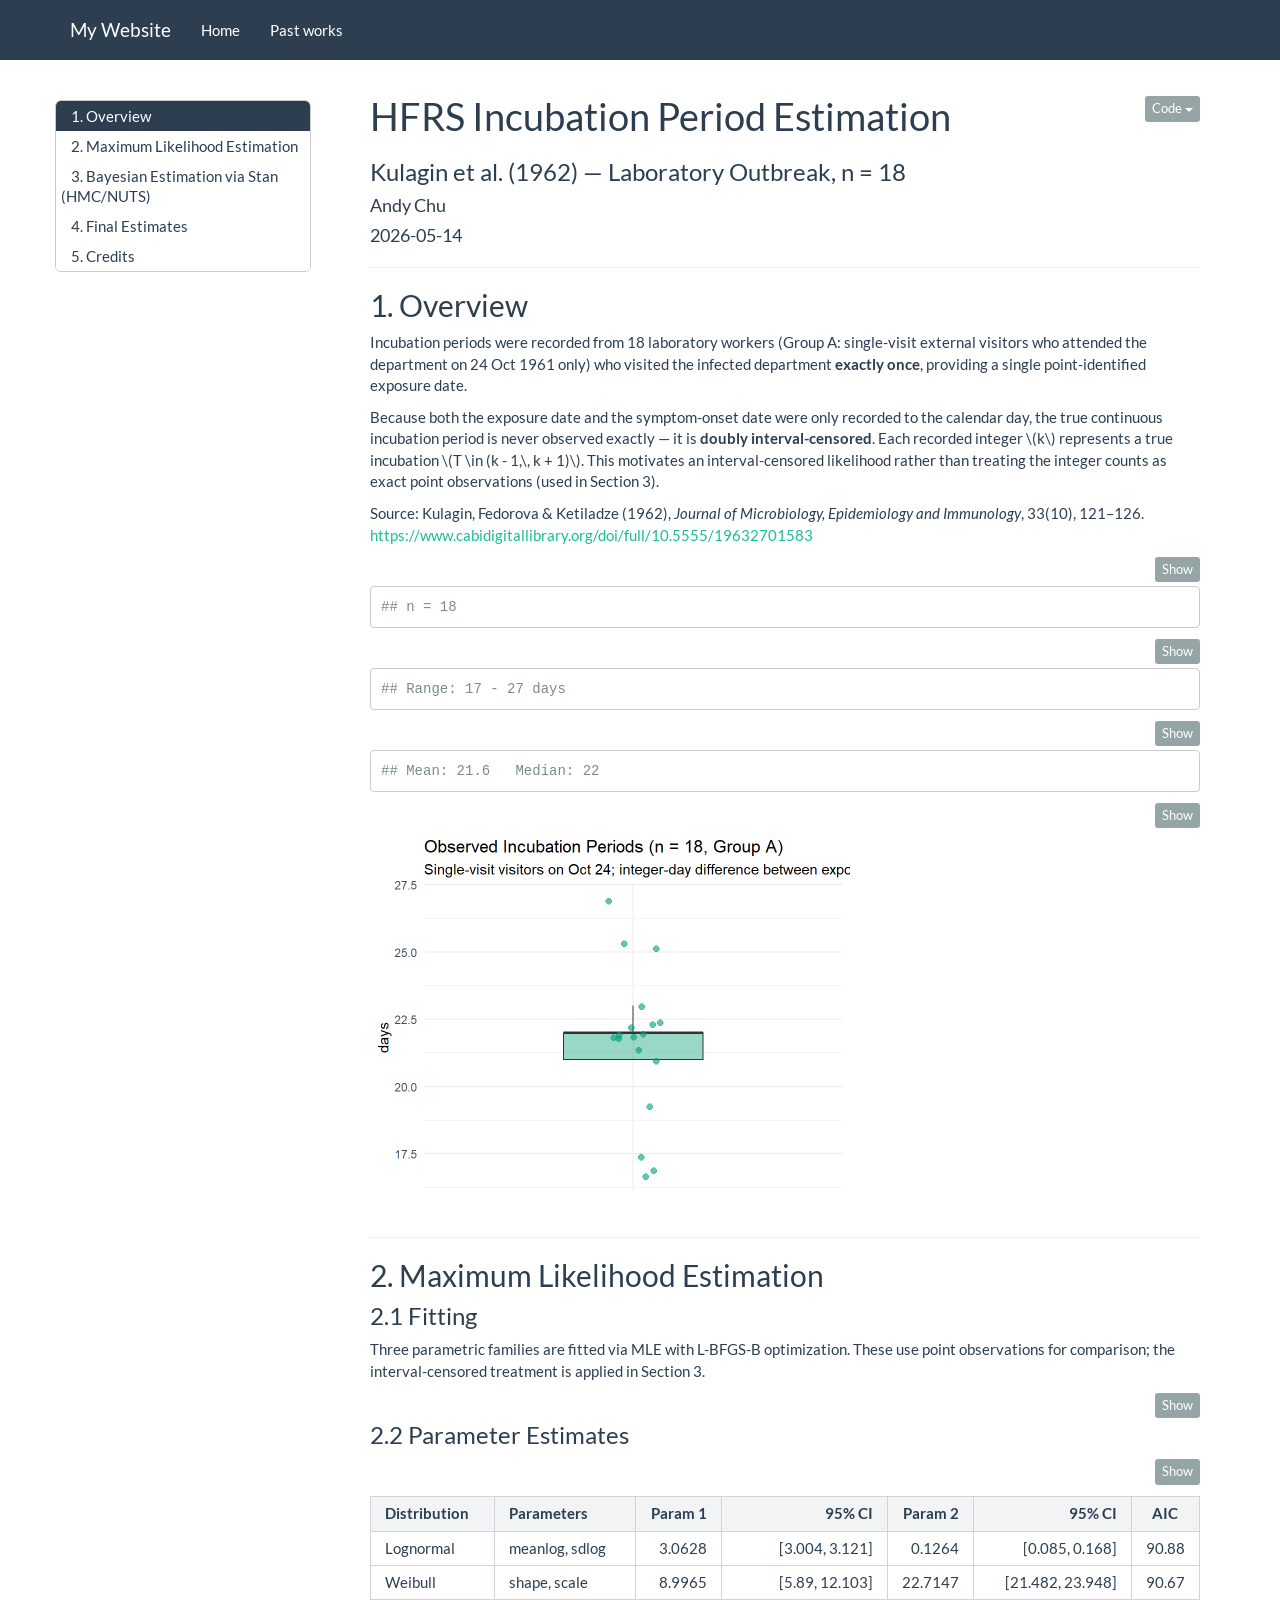
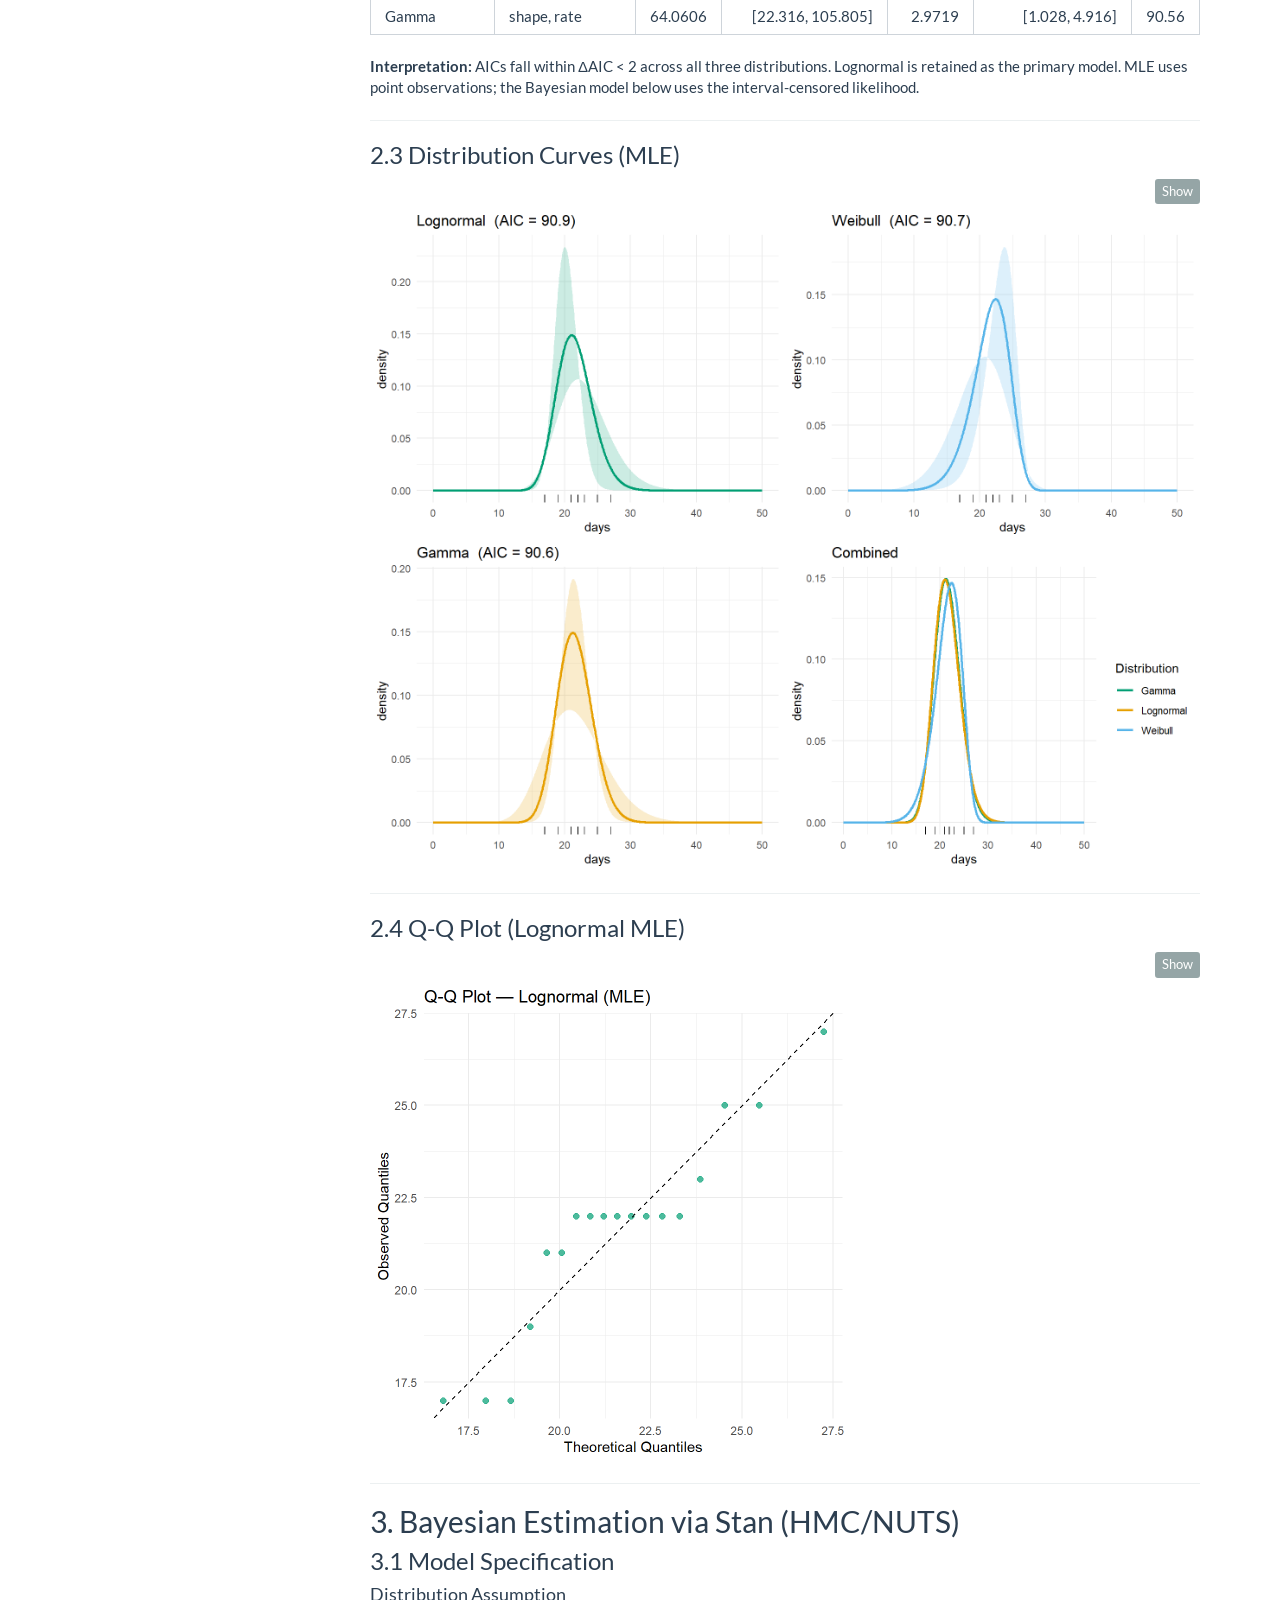
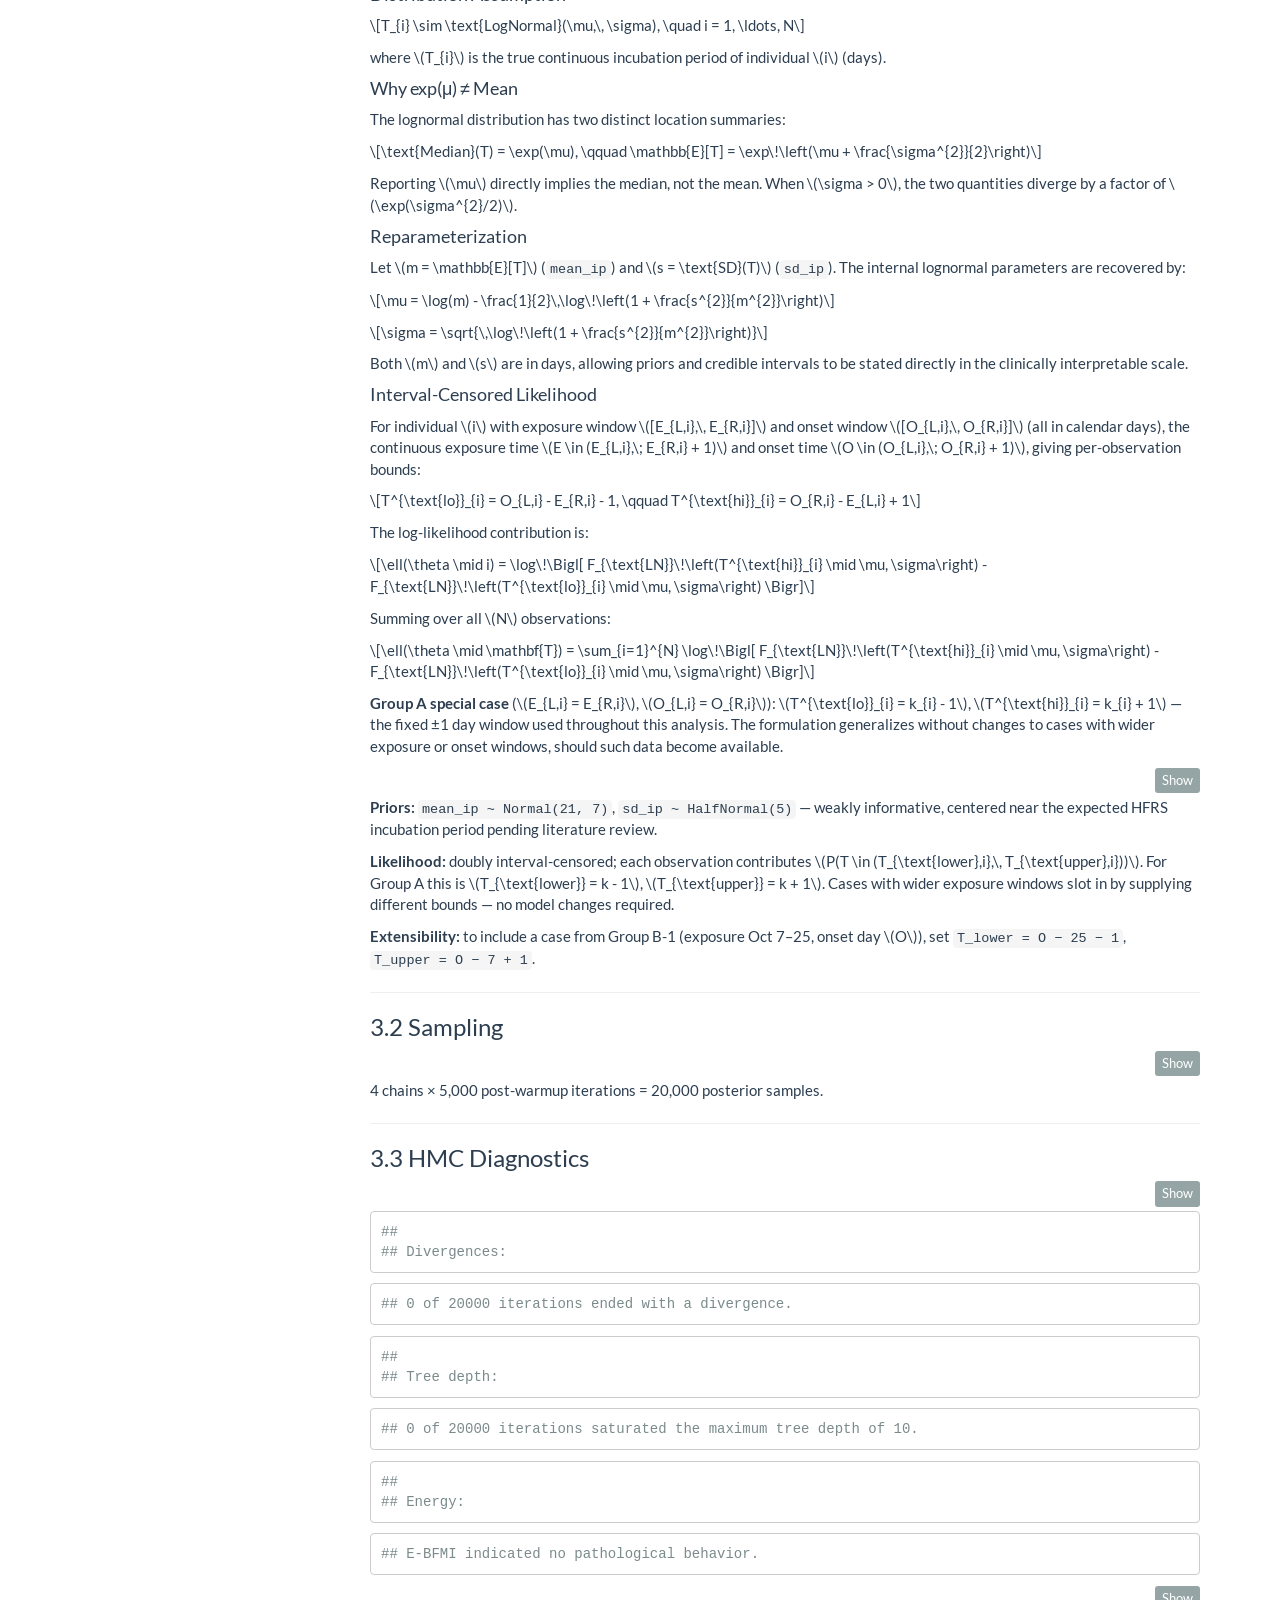
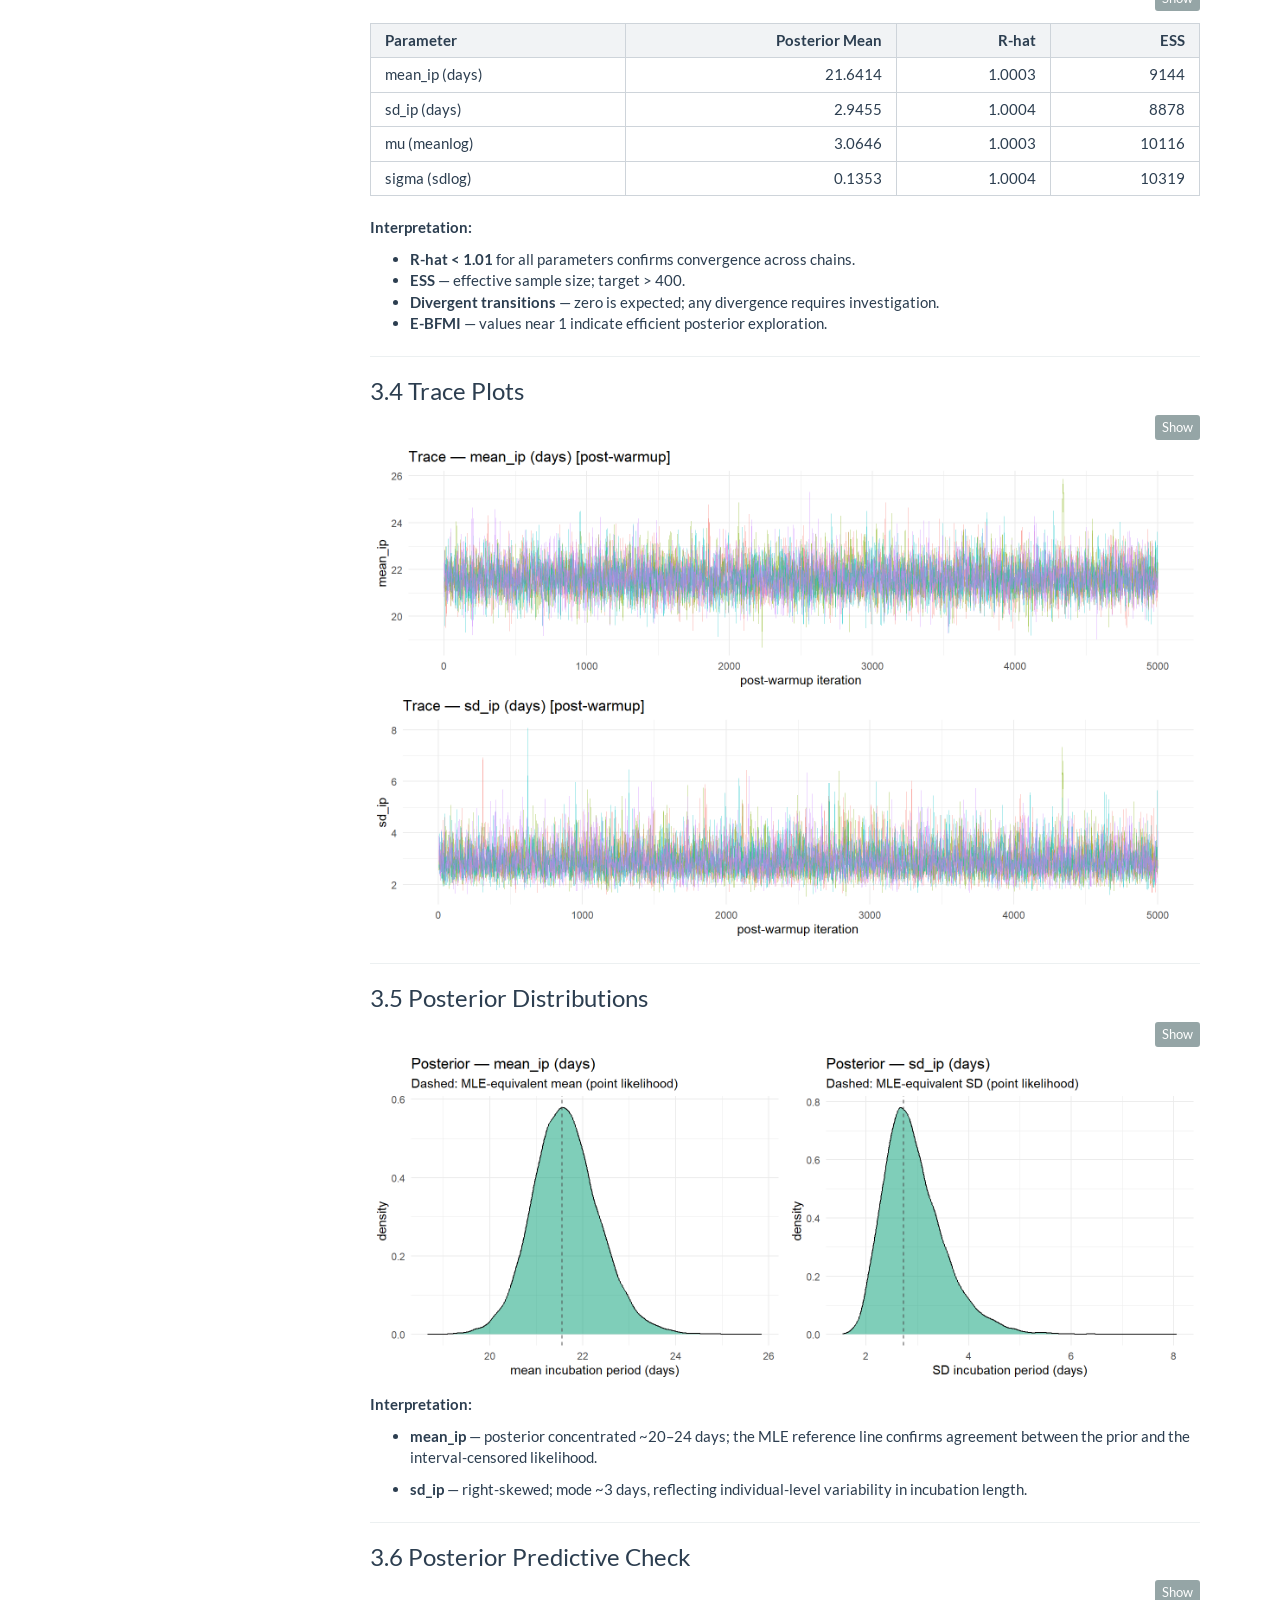
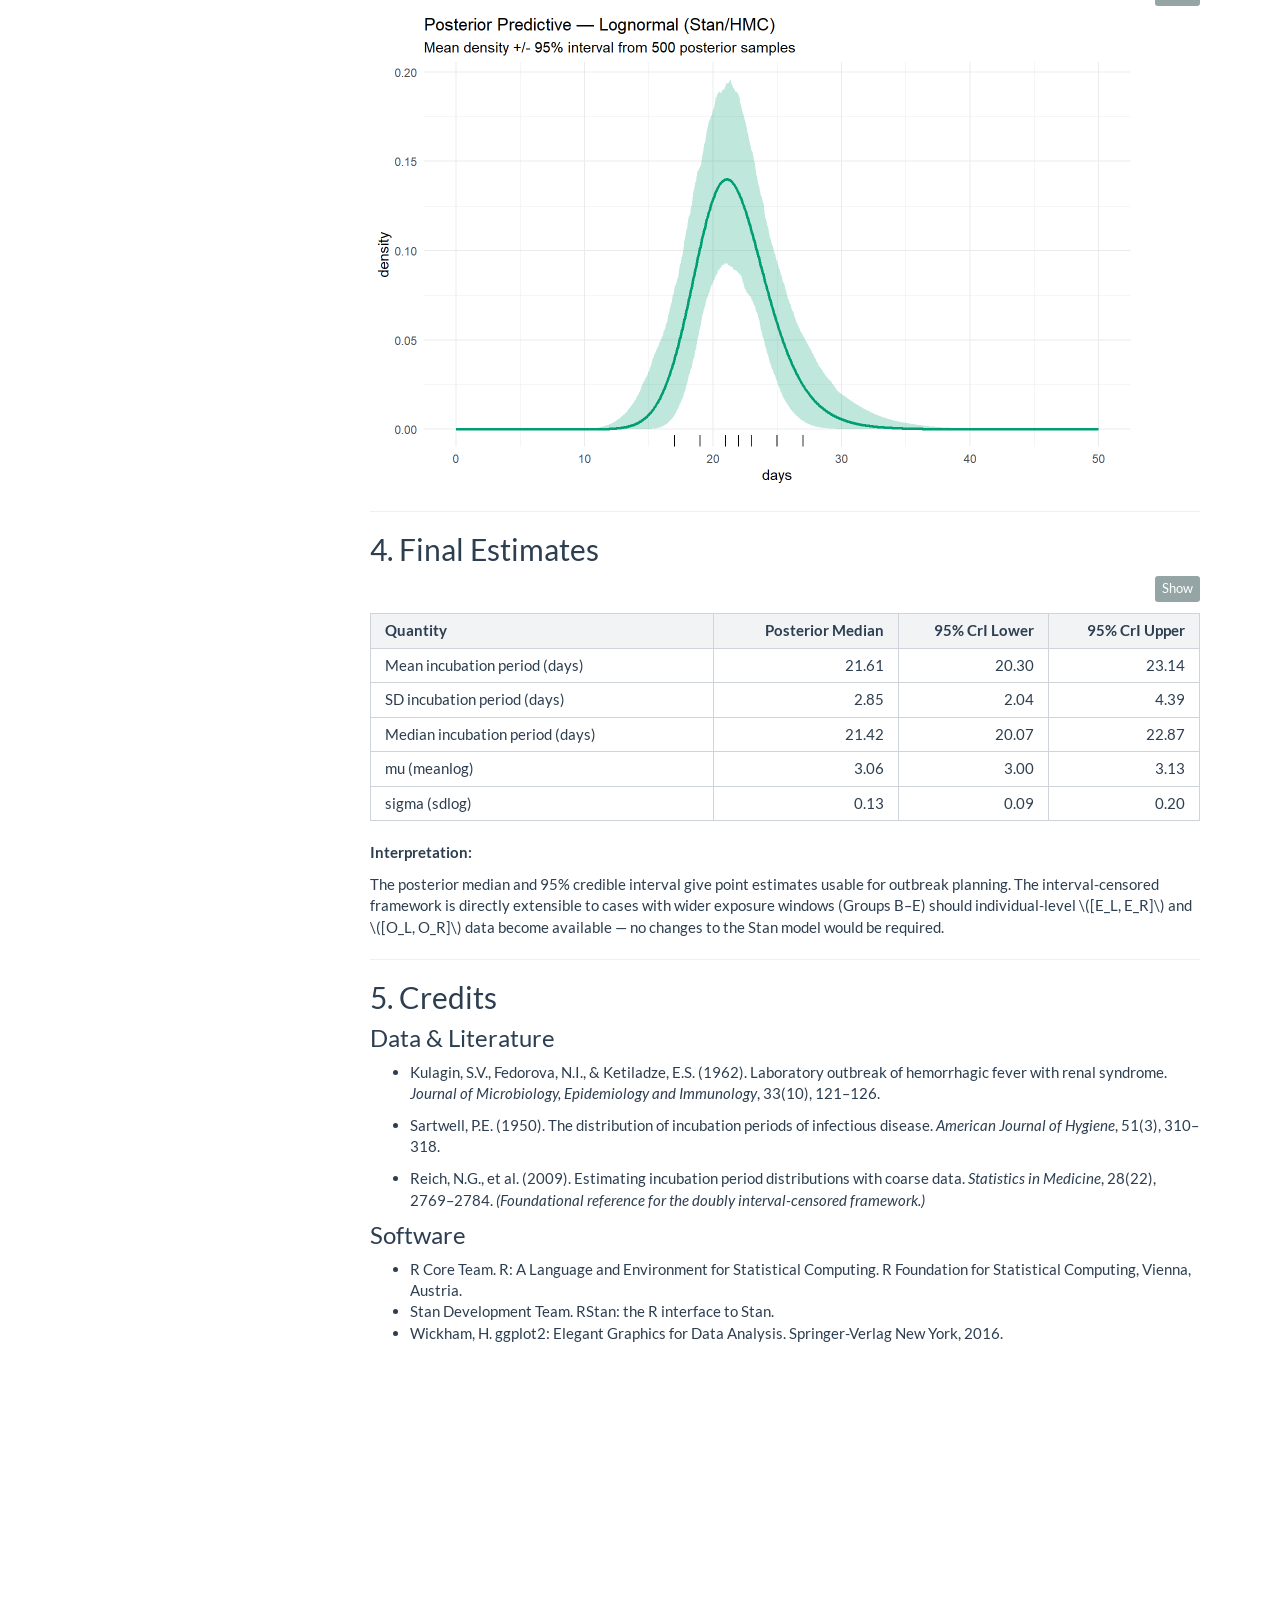
<file: docs/Hantavirus.html>
<!DOCTYPE html>

<html>

<head>

<meta charset="utf-8" />
<meta name="generator" content="pandoc" />
<meta http-equiv="X-UA-Compatible" content="IE=EDGE" />


<meta name="author" content="Andy Chu" />

<meta name="date" content="2026-05-14" />

<title>HFRS Incubation Period Estimation</title>

<script src="site_libs/header-attrs-2.32/header-attrs.js"></script>
<script src="site_libs/jquery-3.6.0/jquery-3.6.0.min.js"></script>
<meta name="viewport" content="width=device-width, initial-scale=1" />
<link href="site_libs/bootstrap-3.3.5/css/flatly.min.css" rel="stylesheet" />
<script src="site_libs/bootstrap-3.3.5/js/bootstrap.min.js"></script>
<script src="site_libs/bootstrap-3.3.5/shim/html5shiv.min.js"></script>
<script src="site_libs/bootstrap-3.3.5/shim/respond.min.js"></script>
<style>h1 {font-size: 34px;}
       h1.title {font-size: 38px;}
       h2 {font-size: 30px;}
       h3 {font-size: 24px;}
       h4 {font-size: 18px;}
       h5 {font-size: 16px;}
       h6 {font-size: 12px;}
       code {color: inherit; background-color: rgba(0, 0, 0, 0.04);}
       pre:not([class]) { background-color: white }</style>
<script src="site_libs/jqueryui-1.13.2/jquery-ui.min.js"></script>
<link href="site_libs/tocify-1.9.1/jquery.tocify.css" rel="stylesheet" />
<script src="site_libs/tocify-1.9.1/jquery.tocify.js"></script>
<script src="site_libs/navigation-1.1/tabsets.js"></script>
<script src="site_libs/navigation-1.1/codefolding.js"></script>
<link href="site_libs/highlightjs-9.12.0/default.css" rel="stylesheet" />
<script src="site_libs/highlightjs-9.12.0/highlight.js"></script>

<style type="text/css">
  code{white-space: pre-wrap;}
  span.smallcaps{font-variant: small-caps;}
  span.underline{text-decoration: underline;}
  div.column{display: inline-block; vertical-align: top; width: 50%;}
  div.hanging-indent{margin-left: 1.5em; text-indent: -1.5em;}
  ul.task-list{list-style: none;}
    </style>

<style type="text/css">code{white-space: pre;}</style>
<script type="text/javascript">
if (window.hljs) {
  hljs.configure({languages: []});
  hljs.initHighlightingOnLoad();
  if (document.readyState && document.readyState === "complete") {
    window.setTimeout(function() { hljs.initHighlighting(); }, 0);
  }
}
</script>






<link rel="stylesheet" href="site_style.css" type="text/css" />



<style type = "text/css">
.main-container {
  max-width: 940px;
  margin-left: auto;
  margin-right: auto;
}
img {
  max-width:100%;
}
.tabbed-pane {
  padding-top: 12px;
}
.html-widget {
  margin-bottom: 20px;
}
button.code-folding-btn:focus {
  outline: none;
}
summary {
  display: list-item;
}
details > summary > p:only-child {
  display: inline;
}
pre code {
  padding: 0;
}
</style>


<style type="text/css">
.dropdown-submenu {
  position: relative;
}
.dropdown-submenu>.dropdown-menu {
  top: 0;
  left: 100%;
  margin-top: -6px;
  margin-left: -1px;
  border-radius: 0 6px 6px 6px;
}
.dropdown-submenu:hover>.dropdown-menu {
  display: block;
}
.dropdown-submenu>a:after {
  display: block;
  content: " ";
  float: right;
  width: 0;
  height: 0;
  border-color: transparent;
  border-style: solid;
  border-width: 5px 0 5px 5px;
  border-left-color: #cccccc;
  margin-top: 5px;
  margin-right: -10px;
}
.dropdown-submenu:hover>a:after {
  border-left-color: #adb5bd;
}
.dropdown-submenu.pull-left {
  float: none;
}
.dropdown-submenu.pull-left>.dropdown-menu {
  left: -100%;
  margin-left: 10px;
  border-radius: 6px 0 6px 6px;
}
</style>

<script type="text/javascript">
// manage active state of menu based on current page
$(document).ready(function () {
  // active menu anchor
  href = window.location.pathname
  href = href.substr(href.lastIndexOf('/') + 1)
  if (href === "")
    href = "index.html";
  var menuAnchor = $('a[href="' + href + '"]');

  // mark the anchor link active (and if it's in a dropdown, also mark that active)
  var dropdown = menuAnchor.closest('li.dropdown');
  if (window.bootstrap) { // Bootstrap 4+
    menuAnchor.addClass('active');
    dropdown.find('> .dropdown-toggle').addClass('active');
  } else { // Bootstrap 3
    menuAnchor.parent().addClass('active');
    dropdown.addClass('active');
  }

  // Navbar adjustments
  var navHeight = $(".navbar").first().height() + 15;
  var style = document.createElement('style');
  var pt = "padding-top: " + navHeight + "px; ";
  var mt = "margin-top: -" + navHeight + "px; ";
  var css = "";
  // offset scroll position for anchor links (for fixed navbar)
  for (var i = 1; i <= 6; i++) {
    css += ".section h" + i + "{ " + pt + mt + "}\n";
  }
  style.innerHTML = "body {" + pt + "padding-bottom: 40px; }\n" + css;
  document.head.appendChild(style);
});
</script>

<!-- tabsets -->

<style type="text/css">
.tabset-dropdown > .nav-tabs {
  display: inline-table;
  max-height: 500px;
  min-height: 44px;
  overflow-y: auto;
  border: 1px solid #ddd;
  border-radius: 4px;
}

.tabset-dropdown > .nav-tabs > li.active:before, .tabset-dropdown > .nav-tabs.nav-tabs-open:before {
  content: "\e259";
  font-family: 'Glyphicons Halflings';
  display: inline-block;
  padding: 10px;
  border-right: 1px solid #ddd;
}

.tabset-dropdown > .nav-tabs.nav-tabs-open > li.active:before {
  content: "\e258";
  font-family: 'Glyphicons Halflings';
  border: none;
}

.tabset-dropdown > .nav-tabs > li.active {
  display: block;
}

.tabset-dropdown > .nav-tabs > li > a,
.tabset-dropdown > .nav-tabs > li > a:focus,
.tabset-dropdown > .nav-tabs > li > a:hover {
  border: none;
  display: inline-block;
  border-radius: 4px;
  background-color: transparent;
}

.tabset-dropdown > .nav-tabs.nav-tabs-open > li {
  display: block;
  float: none;
}

.tabset-dropdown > .nav-tabs > li {
  display: none;
}
</style>

<!-- code folding -->
<style type="text/css">
.code-folding-btn { margin-bottom: 4px; }
</style>



<style type="text/css">

#TOC {
  margin: 25px 0px 20px 0px;
}
@media (max-width: 768px) {
#TOC {
  position: relative;
  width: 100%;
}
}

@media print {
.toc-content {
  /* see https://github.com/w3c/csswg-drafts/issues/4434 */
  float: right;
}
}

.toc-content {
  padding-left: 30px;
  padding-right: 40px;
}

div.main-container {
  max-width: 1200px;
}

div.tocify {
  width: 20%;
  max-width: 260px;
  max-height: 85%;
}

@media (min-width: 768px) and (max-width: 991px) {
  div.tocify {
    width: 25%;
  }
}

@media (max-width: 767px) {
  div.tocify {
    width: 100%;
    max-width: none;
  }
}

.tocify ul, .tocify li {
  line-height: 20px;
}

.tocify-subheader .tocify-item {
  font-size: 0.90em;
}

.tocify .list-group-item {
  border-radius: 0px;
}


</style>



</head>

<body>


<div class="container-fluid main-container">


<!-- setup 3col/9col grid for toc_float and main content  -->
<div class="row">
<div class="col-xs-12 col-sm-4 col-md-3">
<div id="TOC" class="tocify">
</div>
</div>

<div class="toc-content col-xs-12 col-sm-8 col-md-9">




<div class="navbar navbar-default  navbar-fixed-top" role="navigation">
  <div class="container">
    <div class="navbar-header">
      <button type="button" class="navbar-toggle collapsed" data-toggle="collapse" data-bs-toggle="collapse" data-target="#navbar" data-bs-target="#navbar">
        <span class="icon-bar"></span>
        <span class="icon-bar"></span>
        <span class="icon-bar"></span>
      </button>
      <a class="navbar-brand" href="index.html">My Website</a>
    </div>
    <div id="navbar" class="navbar-collapse collapse">
      <ul class="nav navbar-nav">
        <li>
  <a href="index.html">Home</a>
</li>
<li>
  <a href="results.html">Past works</a>
</li>
      </ul>
      <ul class="nav navbar-nav navbar-right">
        
      </ul>
    </div><!--/.nav-collapse -->
  </div><!--/.container -->
</div><!--/.navbar -->

<div id="header">

<div class="btn-group pull-right float-right">
<button type="button" class="btn btn-default btn-xs btn-secondary btn-sm dropdown-toggle" data-toggle="dropdown" data-bs-toggle="dropdown" aria-haspopup="true" aria-expanded="false"><span>Code</span> <span class="caret"></span></button>
<ul class="dropdown-menu dropdown-menu-right" style="min-width: 50px;">
<li><a id="rmd-show-all-code" href="#">Show All Code</a></li>
<li><a id="rmd-hide-all-code" href="#">Hide All Code</a></li>
</ul>
</div>



<h1 class="title toc-ignore">HFRS Incubation Period Estimation</h1>
<h3 class="subtitle">Kulagin et al. (1962) — Laboratory Outbreak, n =
18</h3>
<h4 class="author">Andy Chu</h4>
<h4 class="date">2026-05-14</h4>

</div>


<hr />
<div id="overview" class="section level2">
<h2>1. Overview</h2>
<p>Incubation periods were recorded from 18 laboratory workers (Group A:
single-visit external visitors who attended the department on 24 Oct
1961 only) who visited the infected department <strong>exactly
once</strong>, providing a single point-identified exposure date.</p>
<p>Because both the exposure date and the symptom-onset date were only
recorded to the calendar day, the true continuous incubation period is
never observed exactly — it is <strong>doubly
interval-censored</strong>. Each recorded integer <span
class="math inline">\(k\)</span> represents a true incubation <span
class="math inline">\(T \in (k - 1,\, k + 1)\)</span>. This motivates an
interval-censored likelihood rather than treating the integer counts as
exact point observations (used in Section 3).</p>
<p>Source: Kulagin, Fedorova &amp; Ketiladze (1962), <em>Journal of
Microbiology, Epidemiology and Immunology</em>, 33(10), 121–126. <a
href="https://www.cabidigitallibrary.org/doi/full/10.5555/19632701583"
class="uri">https://www.cabidigitallibrary.org/doi/full/10.5555/19632701583</a></p>
<pre class="r"><code>inc &lt;- c(rep(17, 3), 19, rep(21, 2), rep(22, 8), 23, rep(25, 2), 27)
cat(&quot;n =&quot;, length(inc), &quot;\n&quot;)</code></pre>
<pre><code>## n = 18</code></pre>
<pre class="r"><code>cat(&quot;Range:&quot;, min(inc), &quot;-&quot;, max(inc), &quot;days\n&quot;)</code></pre>
<pre><code>## Range: 17 - 27 days</code></pre>
<pre class="r"><code>cat(&quot;Mean:&quot;, round(mean(inc), 1), &quot;  Median:&quot;, median(inc), &quot;\n&quot;)</code></pre>
<pre><code>## Mean: 21.6   Median: 22</code></pre>
<pre class="r"><code>ggplot(data.frame(x = inc), aes(x = &quot;&quot;, y = x)) +
  geom_boxplot(
    fill = &quot;#009E73&quot;, alpha = 0.4, width = 0.4, outlier.shape = NA
  ) +
  geom_jitter(width = 0.08, alpha = 0.6, color = &quot;#009E73&quot;, size = 2) +
  labs(
    title    = &quot;Observed Incubation Periods (n = 18, Group A)&quot;,
    subtitle = paste0(
      &quot;Single-visit visitors on Oct 24; &quot;,
      &quot;integer-day difference between exposure and onset&quot;
    ),
    x = NULL, y = &quot;days&quot;
  ) +
  theme_minimal()</code></pre>
<p><img src="Hantavirus_files/figure-html/data-plot-1.png" width="480" /></p>
<hr />
</div>
<div id="maximum-likelihood-estimation" class="section level2">
<h2>2. Maximum Likelihood Estimation</h2>
<div id="fitting" class="section level3">
<h3>2.1 Fitting</h3>
<p>Three parametric families are fitted via MLE with L-BFGS-B
optimization. These use point observations for comparison; the
interval-censored treatment is applied in Section 3.</p>
<pre class="r"><code>ll_lnorm &lt;- function(params, data) {
  mu    &lt;- params[1]
  sigma &lt;- params[2]
  if (sigma &lt;= 0) return(Inf)
  -sum(dlnorm(data, meanlog = mu, sdlog = sigma, log = TRUE))
}
fit_lnorm &lt;- optim(
  c(mean(log(inc)), sd(log(inc))), ll_lnorm, data = inc,
  method = &quot;L-BFGS-B&quot;, lower = c(-Inf, 0.001), hessian = TRUE
)
se_lnorm &lt;- sqrt(diag(solve(fit_lnorm$hessian)))
ci_lnorm &lt;- cbind(
  fit_lnorm$par - 1.96 * se_lnorm,
  fit_lnorm$par + 1.96 * se_lnorm
)
aic_lnorm &lt;- 2 * 2 + 2 * fit_lnorm$value

ll_weib &lt;- function(params, data) {
  shape &lt;- params[1]
  scale &lt;- params[2]
  if (shape &lt;= 0 || scale &lt;= 0) return(Inf)
  -sum(dweibull(data, shape = shape, scale = scale, log = TRUE))
}
fit_weib &lt;- optim(
  c(1, mean(inc)), ll_weib, data = inc,
  method = &quot;L-BFGS-B&quot;, lower = c(0.001, 0.001), hessian = TRUE
)
se_weib &lt;- sqrt(diag(solve(fit_weib$hessian)))
ci_weib &lt;- cbind(
  fit_weib$par - 1.96 * se_weib,
  fit_weib$par + 1.96 * se_weib
)
aic_weib &lt;- 2 * 2 + 2 * fit_weib$value

ll_gamma &lt;- function(params, data) {
  shape &lt;- params[1]
  rate  &lt;- params[2]
  if (shape &lt;= 0 || rate &lt;= 0) return(Inf)
  -sum(dgamma(data, shape = shape, rate = rate, log = TRUE))
}
fit_gamma &lt;- optim(
  c(1, 1 / mean(inc)), ll_gamma, data = inc,
  method = &quot;L-BFGS-B&quot;, lower = c(0.001, 0.001), hessian = TRUE
)
se_gamma &lt;- sqrt(diag(solve(fit_gamma$hessian)))
ci_gamma &lt;- cbind(
  fit_gamma$par - 1.96 * se_gamma,
  fit_gamma$par + 1.96 * se_gamma
)
aic_gamma &lt;- 2 * 2 + 2 * fit_gamma$value</code></pre>
</div>
<div id="parameter-estimates" class="section level3">
<h3>2.2 Parameter Estimates</h3>
<pre class="r"><code>ci1_lo &lt;- round(
  c(ci_lnorm[1, 1], ci_weib[1, 1], ci_gamma[1, 1]), 3
)
ci1_hi &lt;- round(
  c(ci_lnorm[1, 2], ci_weib[1, 2], ci_gamma[1, 2]), 3
)
ci2_lo &lt;- round(
  c(ci_lnorm[2, 1], ci_weib[2, 1], ci_gamma[2, 1]), 3
)
ci2_hi &lt;- round(
  c(ci_lnorm[2, 2], ci_weib[2, 2], ci_gamma[2, 2]), 3
)
result &lt;- data.frame(
  Distribution = c(&quot;Lognormal&quot;, &quot;Weibull&quot;, &quot;Gamma&quot;),
  Parameters   = c(&quot;meanlog, sdlog&quot;, &quot;shape, scale&quot;, &quot;shape, rate&quot;),
  Param1 = round(
    c(fit_lnorm$par[1], fit_weib$par[1], fit_gamma$par[1]), 4
  ),
  CI1    = paste0(&quot;[&quot;, ci1_lo, &quot;, &quot;, ci1_hi, &quot;]&quot;),
  Param2 = round(
    c(fit_lnorm$par[2], fit_weib$par[2], fit_gamma$par[2]), 4
  ),
  CI2    = paste0(&quot;[&quot;, ci2_lo, &quot;, &quot;, ci2_hi, &quot;]&quot;),
  AIC    = round(c(aic_lnorm, aic_weib, aic_gamma), 2)
)
kable(result, align = &quot;llrrrrc&quot;,
      col.names = c(
        &quot;Distribution&quot;, &quot;Parameters&quot;,
        &quot;Param 1&quot;, &quot;95% CI&quot;, &quot;Param 2&quot;, &quot;95% CI&quot;, &quot;AIC&quot;
      ))</code></pre>
<table>
<colgroup>
<col width="15%" />
<col width="17%" />
<col width="9%" />
<col width="20%" />
<col width="9%" />
<col width="19%" />
<col width="8%" />
</colgroup>
<thead>
<tr class="header">
<th align="left">Distribution</th>
<th align="left">Parameters</th>
<th align="right">Param 1</th>
<th align="right">95% CI</th>
<th align="right">Param 2</th>
<th align="right">95% CI</th>
<th align="center">AIC</th>
</tr>
</thead>
<tbody>
<tr class="odd">
<td align="left">Lognormal</td>
<td align="left">meanlog, sdlog</td>
<td align="right">3.0628</td>
<td align="right">[3.004, 3.121]</td>
<td align="right">0.1264</td>
<td align="right">[0.085, 0.168]</td>
<td align="center">90.88</td>
</tr>
<tr class="even">
<td align="left">Weibull</td>
<td align="left">shape, scale</td>
<td align="right">8.9965</td>
<td align="right">[5.89, 12.103]</td>
<td align="right">22.7147</td>
<td align="right">[21.482, 23.948]</td>
<td align="center">90.67</td>
</tr>
<tr class="odd">
<td align="left">Gamma</td>
<td align="left">shape, rate</td>
<td align="right">64.0606</td>
<td align="right">[22.316, 105.805]</td>
<td align="right">2.9719</td>
<td align="right">[1.028, 4.916]</td>
<td align="center">90.56</td>
</tr>
</tbody>
</table>
<p><strong>Interpretation:</strong> AICs fall within ΔAIC &lt; 2 across
all three distributions. Lognormal is retained as the primary model. MLE
uses point observations; the Bayesian model below uses the
interval-censored likelihood.</p>
<hr />
</div>
<div id="distribution-curves-mle" class="section level3">
<h3>2.3 Distribution Curves (MLE)</h3>
<pre class="r"><code>freq &lt;- seq(0, 50, length.out = 1000)

df_lnorm &lt;- data.frame(
  x        = freq,
  density  = dlnorm(freq, fit_lnorm$par[1], fit_lnorm$par[2]),
  ci_lower = dlnorm(freq, ci_lnorm[1, 1],   ci_lnorm[2, 1]),
  ci_upper = dlnorm(freq, ci_lnorm[1, 2],   ci_lnorm[2, 2])
)
plnorm &lt;- ggplot(df_lnorm, aes(x = x)) +
  geom_ribbon(
    aes(ymin = ci_lower, ymax = ci_upper),
    fill = &quot;#009E73&quot;, alpha = 0.2
  ) +
  geom_line(aes(y = density), color = &quot;#009E73&quot;, linewidth = 1) +
  geom_rug(
    data = data.frame(x = inc), aes(x = x),
    inherit.aes = FALSE, sides = &quot;b&quot;, alpha = 0.6
  ) +
  labs(
    title = paste0(&quot;Lognormal  (AIC = &quot;, round(aic_lnorm, 1), &quot;)&quot;),
    x = &quot;days&quot;, y = &quot;density&quot;
  ) +
  theme_minimal()

df_weib &lt;- data.frame(
  x        = freq,
  density  = dweibull(freq, fit_weib$par[1], fit_weib$par[2]),
  ci_lower = dweibull(freq, ci_weib[1, 1],   ci_weib[2, 1]),
  ci_upper = dweibull(freq, ci_weib[1, 2],   ci_weib[2, 2])
)
pweib &lt;- ggplot(df_weib, aes(x = x)) +
  geom_ribbon(
    aes(ymin = ci_lower, ymax = ci_upper),
    fill = &quot;#56B4E9&quot;, alpha = 0.2
  ) +
  geom_line(aes(y = density), color = &quot;#56B4E9&quot;, linewidth = 1) +
  geom_rug(
    data = data.frame(x = inc), aes(x = x),
    inherit.aes = FALSE, sides = &quot;b&quot;, alpha = 0.6
  ) +
  labs(
    title = paste0(&quot;Weibull  (AIC = &quot;, round(aic_weib, 1), &quot;)&quot;),
    x = &quot;days&quot;, y = &quot;density&quot;
  ) +
  theme_minimal()

df_gamma &lt;- data.frame(
  x        = freq,
  density  = dgamma(freq, fit_gamma$par[1], fit_gamma$par[2]),
  ci_lower = dgamma(freq, ci_gamma[1, 1],   ci_gamma[2, 1]),
  ci_upper = dgamma(freq, ci_gamma[1, 2],   ci_gamma[2, 2])
)
pgamma_p &lt;- ggplot(df_gamma, aes(x = x)) +
  geom_ribbon(
    aes(ymin = ci_lower, ymax = ci_upper),
    fill = &quot;#E69F00&quot;, alpha = 0.2
  ) +
  geom_line(aes(y = density), color = &quot;#E69F00&quot;, linewidth = 1) +
  geom_rug(
    data = data.frame(x = inc), aes(x = x),
    inherit.aes = FALSE, sides = &quot;b&quot;, alpha = 0.6
  ) +
  labs(
    title = paste0(&quot;Gamma  (AIC = &quot;, round(aic_gamma, 1), &quot;)&quot;),
    x = &quot;days&quot;, y = &quot;density&quot;
  ) +
  theme_minimal()

df_combined &lt;- data.frame(
  x = rep(freq, 3),
  density = c(
    dlnorm(freq,   fit_lnorm$par[1], fit_lnorm$par[2]),
    dweibull(freq, fit_weib$par[1],  fit_weib$par[2]),
    dgamma(freq,   fit_gamma$par[1], fit_gamma$par[2])
  ),
  Distribution = rep(
    c(&quot;Lognormal&quot;, &quot;Weibull&quot;, &quot;Gamma&quot;), each = length(freq)
  )
)
pcom &lt;- ggplot(
  df_combined, aes(x = x, y = density, color = Distribution)
) +
  geom_line(linewidth = 1) +
  geom_rug(
    data = data.frame(x = inc), aes(x = x),
    inherit.aes = FALSE, sides = &quot;b&quot;, alpha = 0.6
  ) +
  scale_color_manual(values = c(&quot;#009E73&quot;, &quot;#E69F00&quot;, &quot;#56B4E9&quot;)) +
  labs(title = &quot;Combined&quot;, x = &quot;days&quot;, y = &quot;density&quot;) +
  theme_minimal()

grid.arrange(plnorm, pweib, pgamma_p, pcom, ncol = 2)</code></pre>
<p><img src="Hantavirus_files/figure-html/mle-plot-1.png" width="960" /></p>
<hr />
</div>
<div id="q-q-plot-lognormal-mle" class="section level3">
<h3>2.4 Q-Q Plot (Lognormal MLE)</h3>
<pre class="r"><code>n     &lt;- length(inc)
probs &lt;- (seq_len(n) - 0.5) / n
qq_df &lt;- data.frame(
  theoretical = qlnorm(probs, fit_lnorm$par[1], fit_lnorm$par[2]),
  observed    = sort(inc)
)
ggplot(qq_df, aes(x = theoretical, y = observed)) +
  geom_point(color = &quot;#009E73&quot;, alpha = 0.7, size = 2) +
  geom_abline(slope = 1, intercept = 0, linetype = &quot;dashed&quot;) +
  labs(
    title = &quot;Q-Q Plot — Lognormal (MLE)&quot;,
    x = &quot;Theoretical Quantiles&quot;, y = &quot;Observed Quantiles&quot;
  ) +
  theme_minimal()</code></pre>
<p><img src="Hantavirus_files/figure-html/qq-1.png" width="480" /></p>
<hr />
</div>
</div>
<div id="bayesian-estimation-via-stan-hmcnuts" class="section level2">
<h2>3. Bayesian Estimation via Stan (HMC/NUTS)</h2>
<div id="model-specification" class="section level3">
<h3>3.1 Model Specification</h3>
<div id="distribution-assumption" class="section level4">
<h4>Distribution Assumption</h4>
<p><span class="math display">\[T_{i} \sim \text{LogNormal}(\mu,\,
\sigma), \quad i = 1, \ldots, N\]</span></p>
<p>where <span class="math inline">\(T_{i}\)</span> is the true
continuous incubation period of individual <span
class="math inline">\(i\)</span> (days).</p>
</div>
<div id="why-expμ-mean" class="section level4">
<h4>Why exp(μ) ≠ Mean</h4>
<p>The lognormal distribution has two distinct location summaries:</p>
<p><span class="math display">\[\text{Median}(T) = \exp(\mu), \qquad
\mathbb{E}[T] = \exp\!\left(\mu +
\frac{\sigma^{2}}{2}\right)\]</span></p>
<p>Reporting <span class="math inline">\(\mu\)</span> directly implies
the median, not the mean. When <span class="math inline">\(\sigma &gt;
0\)</span>, the two quantities diverge by a factor of <span
class="math inline">\(\exp(\sigma^{2}/2)\)</span>.</p>
</div>
<div id="reparameterization" class="section level4">
<h4>Reparameterization</h4>
<p>Let <span class="math inline">\(m = \mathbb{E}[T]\)</span>
(<code>mean_ip</code>) and <span class="math inline">\(s =
\text{SD}(T)\)</span> (<code>sd_ip</code>). The internal lognormal
parameters are recovered by:</p>
<p><span class="math display">\[\mu = \log(m) -
\frac{1}{2}\,\log\!\left(1 + \frac{s^{2}}{m^{2}}\right)\]</span></p>
<p><span class="math display">\[\sigma = \sqrt{\,\log\!\left(1 +
\frac{s^{2}}{m^{2}}\right)}\]</span></p>
<p>Both <span class="math inline">\(m\)</span> and <span
class="math inline">\(s\)</span> are in days, allowing priors and
credible intervals to be stated directly in the clinically interpretable
scale.</p>
</div>
<div id="interval-censored-likelihood" class="section level4">
<h4>Interval-Censored Likelihood</h4>
<p>For individual <span class="math inline">\(i\)</span> with exposure
window <span class="math inline">\([E_{L,i},\, E_{R,i}]\)</span> and
onset window <span class="math inline">\([O_{L,i},\, O_{R,i}]\)</span>
(all in calendar days), the continuous exposure time <span
class="math inline">\(E \in (E_{L,i},\; E_{R,i} + 1)\)</span> and onset
time <span class="math inline">\(O \in (O_{L,i},\; O_{R,i} +
1)\)</span>, giving per-observation bounds:</p>
<p><span class="math display">\[T^{\text{lo}}_{i} = O_{L,i} - E_{R,i} -
1, \qquad
T^{\text{hi}}_{i} = O_{R,i} - E_{L,i} + 1\]</span></p>
<p>The log-likelihood contribution is:</p>
<p><span class="math display">\[\ell(\theta \mid i) = \log\!\Bigl[
  F_{\text{LN}}\!\left(T^{\text{hi}}_{i} \mid \mu, \sigma\right)
  - F_{\text{LN}}\!\left(T^{\text{lo}}_{i} \mid \mu, \sigma\right)
\Bigr]\]</span></p>
<p>Summing over all <span class="math inline">\(N\)</span>
observations:</p>
<p><span class="math display">\[\ell(\theta \mid \mathbf{T}) =
\sum_{i=1}^{N} \log\!\Bigl[
  F_{\text{LN}}\!\left(T^{\text{hi}}_{i} \mid \mu, \sigma\right)
  - F_{\text{LN}}\!\left(T^{\text{lo}}_{i} \mid \mu, \sigma\right)
\Bigr]\]</span></p>
<p><strong>Group A special case</strong> (<span
class="math inline">\(E_{L,i} = E_{R,i}\)</span>, <span
class="math inline">\(O_{L,i} = O_{R,i}\)</span>): <span
class="math inline">\(T^{\text{lo}}_{i} = k_{i} - 1\)</span>, <span
class="math inline">\(T^{\text{hi}}_{i} = k_{i} + 1\)</span> — the fixed
±1 day window used throughout this analysis. The formulation generalizes
without changes to cases with wider exposure or onset windows, should
such data become available.</p>
<pre class="r"><code>stan_code &lt;- &quot;
data {
  int&lt;lower=0&gt; N;
  // Per-case incubation bounds (days, real-valued).
  // For Group A: T_lower = k - 1, T_upper = k + 1
  // (k = integer onset - exposure day).
  // For wider exposure windows: T_lower = O_L - E_R - 1,
  //                             T_upper = O_R - E_L + 1.
  vector&lt;lower=0&gt;[N] T_lower;
  vector&lt;lower=0&gt;[N] T_upper;
}
parameters {
  real&lt;lower=0&gt; mean_ip;
  real&lt;lower=0&gt; sd_ip;
}
transformed parameters {
  real mu    = log(mean_ip)
               - 0.5 * log(1.0 + square(sd_ip / mean_ip));
  real sigma = sqrt(log(1.0 + square(sd_ip / mean_ip)));
}
model {
  // Weakly informative priors -- to be updated after literature review.
  // mean_ip ~ Normal(21, 7): centred near expected HFRS value.
  // sd_ip   ~ HalfNormal(5): &lt;lower=0&gt; enforces positivity.
  mean_ip ~ normal(21, 7);
  sd_ip   ~ normal(0, 5);
  // Interval-censored likelihood.
  for (i in 1:N) {
    target += log_diff_exp(
      lognormal_lcdf(T_upper[i] | mu, sigma),
      lognormal_lcdf(T_lower[i] | mu, sigma)
    );
  }
}
&quot;</code></pre>
<p><strong>Priors:</strong> <code>mean_ip ~ Normal(21, 7)</code>,
<code>sd_ip ~ HalfNormal(5)</code> — weakly informative, centered near
the expected HFRS incubation period pending literature review.</p>
<p><strong>Likelihood:</strong> doubly interval-censored; each
observation contributes <span class="math inline">\(P(T \in
(T_{\text{lower},i},\, T_{\text{upper},i}))\)</span>. For Group A this
is <span class="math inline">\(T_{\text{lower}} = k - 1\)</span>, <span
class="math inline">\(T_{\text{upper}} = k + 1\)</span>. Cases with
wider exposure windows slot in by supplying different bounds — no model
changes required.</p>
<p><strong>Extensibility:</strong> to include a case from Group B-1
(exposure Oct 7–25, onset day <span class="math inline">\(O\)</span>),
set <code>T_lower = O − 25 − 1</code>,
<code>T_upper = O − 7 + 1</code>.</p>
<hr />
</div>
</div>
<div id="sampling" class="section level3">
<h3>3.2 Sampling</h3>
<pre class="r"><code># Derive per-observation bounds from integer incubation periods.
# Group A: single calendar-day exposure and onset -&gt; bounds = k +/- 1.
T_lower &lt;- as.numeric(inc) - 1.0
T_upper &lt;- as.numeric(inc) + 1.0

stan_data &lt;- list(
  N       = length(inc),
  T_lower = T_lower,
  T_upper = T_upper
)

fit_stan &lt;- stan(
  model_code = stan_code,
  data       = stan_data,
  chains     = 4,
  iter       = 10000,
  warmup     = 5000,
  seed       = 42,
  refresh    = 0
)</code></pre>
<p>4 chains × 5,000 post-warmup iterations = 20,000 posterior
samples.</p>
<hr />
</div>
<div id="hmc-diagnostics" class="section level3">
<h3>3.3 HMC Diagnostics</h3>
<pre class="r"><code>check_hmc_diagnostics(fit_stan)</code></pre>
<pre><code>## 
## Divergences:</code></pre>
<pre><code>## 0 of 20000 iterations ended with a divergence.</code></pre>
<pre><code>## 
## Tree depth:</code></pre>
<pre><code>## 0 of 20000 iterations saturated the maximum tree depth of 10.</code></pre>
<pre><code>## 
## Energy:</code></pre>
<pre><code>## E-BFMI indicated no pathological behavior.</code></pre>
<pre class="r"><code>stan_sum &lt;- summary(
  fit_stan, pars = c(&quot;mean_ip&quot;, &quot;sd_ip&quot;, &quot;mu&quot;, &quot;sigma&quot;)
)$summary
diag_df &lt;- data.frame(
  Parameter = c(
    &quot;mean_ip (days)&quot;, &quot;sd_ip (days)&quot;,
    &quot;mu (meanlog)&quot;, &quot;sigma (sdlog)&quot;
  ),
  Mean  = round(stan_sum[, &quot;mean&quot;], 4),
  R_hat = round(stan_sum[, &quot;Rhat&quot;], 4),
  ESS   = round(stan_sum[, &quot;n_eff&quot;])
)
kable(
  diag_df,
  col.names = c(&quot;Parameter&quot;, &quot;Posterior Mean&quot;, &quot;R-hat&quot;, &quot;ESS&quot;),
  row.names = FALSE
)</code></pre>
<table>
<thead>
<tr class="header">
<th align="left">Parameter</th>
<th align="right">Posterior Mean</th>
<th align="right">R-hat</th>
<th align="right">ESS</th>
</tr>
</thead>
<tbody>
<tr class="odd">
<td align="left">mean_ip (days)</td>
<td align="right">21.6414</td>
<td align="right">1.0003</td>
<td align="right">9144</td>
</tr>
<tr class="even">
<td align="left">sd_ip (days)</td>
<td align="right">2.9455</td>
<td align="right">1.0004</td>
<td align="right">8878</td>
</tr>
<tr class="odd">
<td align="left">mu (meanlog)</td>
<td align="right">3.0646</td>
<td align="right">1.0003</td>
<td align="right">10116</td>
</tr>
<tr class="even">
<td align="left">sigma (sdlog)</td>
<td align="right">0.1353</td>
<td align="right">1.0004</td>
<td align="right">10319</td>
</tr>
</tbody>
</table>
<p><strong>Interpretation:</strong></p>
<ul>
<li><strong>R-hat &lt; 1.01</strong> for all parameters confirms
convergence across chains.</li>
<li><strong>ESS</strong> — effective sample size; target &gt; 400.</li>
<li><strong>Divergent transitions</strong> — zero is expected; any
divergence requires investigation.</li>
<li><strong>E-BFMI</strong> — values near 1 indicate efficient posterior
exploration.</li>
</ul>
<hr />
</div>
<div id="trace-plots" class="section level3">
<h3>3.4 Trace Plots</h3>
<pre class="r"><code>chains_arr &lt;- extract(
  fit_stan, pars = c(&quot;mean_ip&quot;, &quot;sd_ip&quot;),
  permuted = FALSE, inc_warmup = FALSE
)

df_trace &lt;- do.call(rbind, lapply(seq_len(dim(chains_arr)[2]), function(k) {
  data.frame(
    iter    = seq_len(dim(chains_arr)[1]),
    mean_ip = chains_arr[, k, &quot;mean_ip&quot;],
    sd_ip   = chains_arr[, k, &quot;sd_ip&quot;],
    chain   = factor(k)
  )
}))

p_tr_mean &lt;- ggplot(
  df_trace, aes(x = iter, y = mean_ip, color = chain)
) +
  geom_line(alpha = 0.6, linewidth = 0.3) +
  labs(
    title = &quot;Trace — mean_ip (days) [post-warmup]&quot;,
    x = &quot;post-warmup iteration&quot;, y = &quot;mean_ip&quot;
  ) +
  theme_minimal() +
  theme(legend.position = &quot;none&quot;)

p_tr_sd &lt;- ggplot(
  df_trace, aes(x = iter, y = sd_ip, color = chain)
) +
  geom_line(alpha = 0.6, linewidth = 0.3) +
  labs(
    title = &quot;Trace — sd_ip (days) [post-warmup]&quot;,
    x = &quot;post-warmup iteration&quot;, y = &quot;sd_ip&quot;
  ) +
  theme_minimal() +
  theme(legend.position = &quot;none&quot;)

grid.arrange(p_tr_mean, p_tr_sd, ncol = 1)</code></pre>
<p><img src="Hantavirus_files/figure-html/trace-1.png" width="960" /></p>
<hr />
</div>
<div id="posterior-distributions" class="section level3">
<h3>3.5 Posterior Distributions</h3>
<pre class="r"><code>post_stan &lt;- as.data.frame(
  extract(fit_stan, pars = c(&quot;mean_ip&quot;, &quot;sd_ip&quot;, &quot;mu&quot;, &quot;sigma&quot;))
)

mle_mean &lt;- exp(fit_lnorm$par[1] + fit_lnorm$par[2]^2 / 2)
mle_sd &lt;- sqrt(
  (exp(fit_lnorm$par[2]^2) - 1) *
    exp(2 * fit_lnorm$par[1] + fit_lnorm$par[2]^2)
)

p_post_mean &lt;- ggplot(post_stan, aes(x = mean_ip)) +
  geom_density(fill = &quot;#009E73&quot;, alpha = 0.5) +
  geom_vline(
    xintercept = mle_mean, linetype = &quot;dashed&quot;, color = &quot;gray30&quot;
  ) +
  labs(
    title    = &quot;Posterior — mean_ip (days)&quot;,
    subtitle = &quot;Dashed: MLE-equivalent mean (point likelihood)&quot;,
    x = &quot;mean incubation period (days)&quot;, y = &quot;density&quot;
  ) +
  theme_minimal()

p_post_sd &lt;- ggplot(post_stan, aes(x = sd_ip)) +
  geom_density(fill = &quot;#009E73&quot;, alpha = 0.5) +
  geom_vline(
    xintercept = mle_sd, linetype = &quot;dashed&quot;, color = &quot;gray30&quot;
  ) +
  labs(
    title    = &quot;Posterior — sd_ip (days)&quot;,
    subtitle = &quot;Dashed: MLE-equivalent SD (point likelihood)&quot;,
    x = &quot;SD incubation period (days)&quot;, y = &quot;density&quot;
  ) +
  theme_minimal()

grid.arrange(p_post_mean, p_post_sd, ncol = 2)</code></pre>
<p><img src="Hantavirus_files/figure-html/posterior-1.png" width="960" /></p>
<p><strong>Interpretation:</strong></p>
<ul>
<li><p><strong>mean_ip</strong> — posterior concentrated ~20–24 days;
the MLE reference line confirms agreement between the prior and the
interval-censored likelihood.</p></li>
<li><p><strong>sd_ip</strong> — right-skewed; mode ~3 days, reflecting
individual-level variability in incubation length.</p></li>
</ul>
<hr />
</div>
<div id="posterior-predictive-check" class="section level3">
<h3>3.6 Posterior Predictive Check</h3>
<pre class="r"><code>set.seed(1)
n_samp   &lt;- 500
samp_idx &lt;- sample(nrow(post_stan), n_samp)
pp_mat &lt;- sapply(samp_idx, function(i) {
  dlnorm(freq, post_stan$mu[i], post_stan$sigma[i])
})

df_pp &lt;- data.frame(
  x     = freq,
  mean  = rowMeans(pp_mat),
  lower = apply(pp_mat, 1, quantile, probs = 0.025),
  upper = apply(pp_mat, 1, quantile, probs = 0.975)
)

ggplot(df_pp, aes(x = x)) +
  geom_ribbon(
    aes(ymin = lower, ymax = upper), fill = &quot;#009E73&quot;, alpha = 0.25
  ) +
  geom_line(aes(y = mean), color = &quot;#009E73&quot;, linewidth = 1) +
  geom_rug(
    data = data.frame(x = inc), aes(x = x),
    inherit.aes = FALSE, sides = &quot;b&quot;, alpha = 0.8
  ) +
  labs(
    title    = &quot;Posterior Predictive — Lognormal (Stan/HMC)&quot;,
    subtitle = paste0(
      &quot;Mean density +/- 95% interval from &quot;, n_samp,
      &quot; posterior samples&quot;
    ),
    x = &quot;days&quot;, y = &quot;density&quot;
  ) +
  theme_minimal()</code></pre>
<p><img src="Hantavirus_files/figure-html/posterior-predictive-1.png" width="768" /></p>
<hr />
</div>
</div>
<div id="final-estimates" class="section level2">
<h2>4. Final Estimates</h2>
<pre class="r"><code>est_df &lt;- data.frame(
  Quantity = c(
    &quot;Mean incubation period (days)&quot;,
    &quot;SD incubation period (days)&quot;,
    &quot;Median incubation period (days)&quot;,
    &quot;mu (meanlog)&quot;,
    &quot;sigma (sdlog)&quot;
  ),
  Posterior_Median = round(c(
    median(post_stan$mean_ip),
    median(post_stan$sd_ip),
    median(exp(post_stan$mu)),
    median(post_stan$mu),
    median(post_stan$sigma)
  ), 2),
  CI_Lower = round(c(
    quantile(post_stan$mean_ip, 0.025),
    quantile(post_stan$sd_ip,   0.025),
    quantile(exp(post_stan$mu), 0.025),
    quantile(post_stan$mu,      0.025),
    quantile(post_stan$sigma,   0.025)
  ), 2),
  CI_Upper = round(c(
    quantile(post_stan$mean_ip, 0.975),
    quantile(post_stan$sd_ip,   0.975),
    quantile(exp(post_stan$mu), 0.975),
    quantile(post_stan$mu,      0.975),
    quantile(post_stan$sigma,   0.975)
  ), 2)
)
kable(
  est_df,
  col.names = c(
    &quot;Quantity&quot;, &quot;Posterior Median&quot;, &quot;95% CrI Lower&quot;, &quot;95% CrI Upper&quot;
  ),
  row.names = FALSE
)</code></pre>
<table>
<colgroup>
<col width="41%" />
<col width="22%" />
<col width="18%" />
<col width="18%" />
</colgroup>
<thead>
<tr class="header">
<th align="left">Quantity</th>
<th align="right">Posterior Median</th>
<th align="right">95% CrI Lower</th>
<th align="right">95% CrI Upper</th>
</tr>
</thead>
<tbody>
<tr class="odd">
<td align="left">Mean incubation period (days)</td>
<td align="right">21.61</td>
<td align="right">20.30</td>
<td align="right">23.14</td>
</tr>
<tr class="even">
<td align="left">SD incubation period (days)</td>
<td align="right">2.85</td>
<td align="right">2.04</td>
<td align="right">4.39</td>
</tr>
<tr class="odd">
<td align="left">Median incubation period (days)</td>
<td align="right">21.42</td>
<td align="right">20.07</td>
<td align="right">22.87</td>
</tr>
<tr class="even">
<td align="left">mu (meanlog)</td>
<td align="right">3.06</td>
<td align="right">3.00</td>
<td align="right">3.13</td>
</tr>
<tr class="odd">
<td align="left">sigma (sdlog)</td>
<td align="right">0.13</td>
<td align="right">0.09</td>
<td align="right">0.20</td>
</tr>
</tbody>
</table>
<p><strong>Interpretation:</strong></p>
<p>The posterior median and 95% credible interval give point estimates
usable for outbreak planning. The interval-censored framework is
directly extensible to cases with wider exposure windows (Groups B–E)
should individual-level <span class="math inline">\([E_L, E_R]\)</span>
and <span class="math inline">\([O_L, O_R]\)</span> data become
available — no changes to the Stan model would be required.</p>
<hr />
</div>
<div id="credits" class="section level2">
<h2>5. Credits</h2>
<div id="data-literature" class="section level3">
<h3>Data &amp; Literature</h3>
<ul>
<li><p>Kulagin, S.V., Fedorova, N.I., &amp; Ketiladze, E.S. (1962).
Laboratory outbreak of hemorrhagic fever with renal syndrome.
<em>Journal of Microbiology, Epidemiology and Immunology</em>, 33(10),
121–126.</p></li>
<li><p>Sartwell, P.E. (1950). The distribution of incubation periods of
infectious disease. <em>American Journal of Hygiene</em>, 51(3),
310–318.</p></li>
<li><p>Reich, N.G., et al. (2009). Estimating incubation period
distributions with coarse data. <em>Statistics in Medicine</em>, 28(22),
2769–2784. <em>(Foundational reference for the doubly interval-censored
framework.)</em></p></li>
</ul>
</div>
<div id="software" class="section level3">
<h3>Software</h3>
<ul>
<li>R Core Team. R: A Language and Environment for Statistical
Computing. R Foundation for Statistical Computing, Vienna, Austria.</li>
<li>Stan Development Team. RStan: the R interface to Stan.</li>
<li>Wickham, H. ggplot2: Elegant Graphics for Data Analysis.
Springer-Verlag New York, 2016.</li>
</ul>
</div>
</div>



</div>
</div>

</div>

<script>

// add bootstrap table styles to pandoc tables
function bootstrapStylePandocTables() {
  $('tr.odd').parent('tbody').parent('table').addClass('table table-condensed');
}
$(document).ready(function () {
  bootstrapStylePandocTables();
});


</script>

<!-- tabsets -->

<script>
$(document).ready(function () {
  window.buildTabsets("TOC");
});

$(document).ready(function () {
  $('.tabset-dropdown > .nav-tabs > li').click(function () {
    $(this).parent().toggleClass('nav-tabs-open');
  });
});
</script>

<!-- code folding -->
<script>
$(document).ready(function () {
  window.initializeCodeFolding("hide" === "show");
});
</script>

<script>
$(document).ready(function ()  {

    // temporarily add toc-ignore selector to headers for the consistency with Pandoc
    $('.unlisted.unnumbered').addClass('toc-ignore')

    // move toc-ignore selectors from section div to header
    $('div.section.toc-ignore')
        .removeClass('toc-ignore')
        .children('h1,h2,h3,h4,h5').addClass('toc-ignore');

    // establish options
    var options = {
      selectors: "h1,h2,h3",
      theme: "bootstrap3",
      context: '.toc-content',
      hashGenerator: function (text) {
        return text.replace(/[.\\/?&!#<>]/g, '').replace(/\s/g, '_');
      },
      ignoreSelector: ".toc-ignore",
      scrollTo: 0
    };
    options.showAndHide = true;
    options.smoothScroll = true;

    // tocify
    var toc = $("#TOC").tocify(options).data("toc-tocify");
});
</script>

<!-- dynamically load mathjax for compatibility with self-contained -->
<script>
  (function () {
    var script = document.createElement("script");
    script.type = "text/javascript";
    script.src  = "https://mathjax.rstudio.com/latest/MathJax.js?config=TeX-AMS-MML_HTMLorMML";
    document.getElementsByTagName("head")[0].appendChild(script);
  })();
</script>

</body>
</html>
</file>
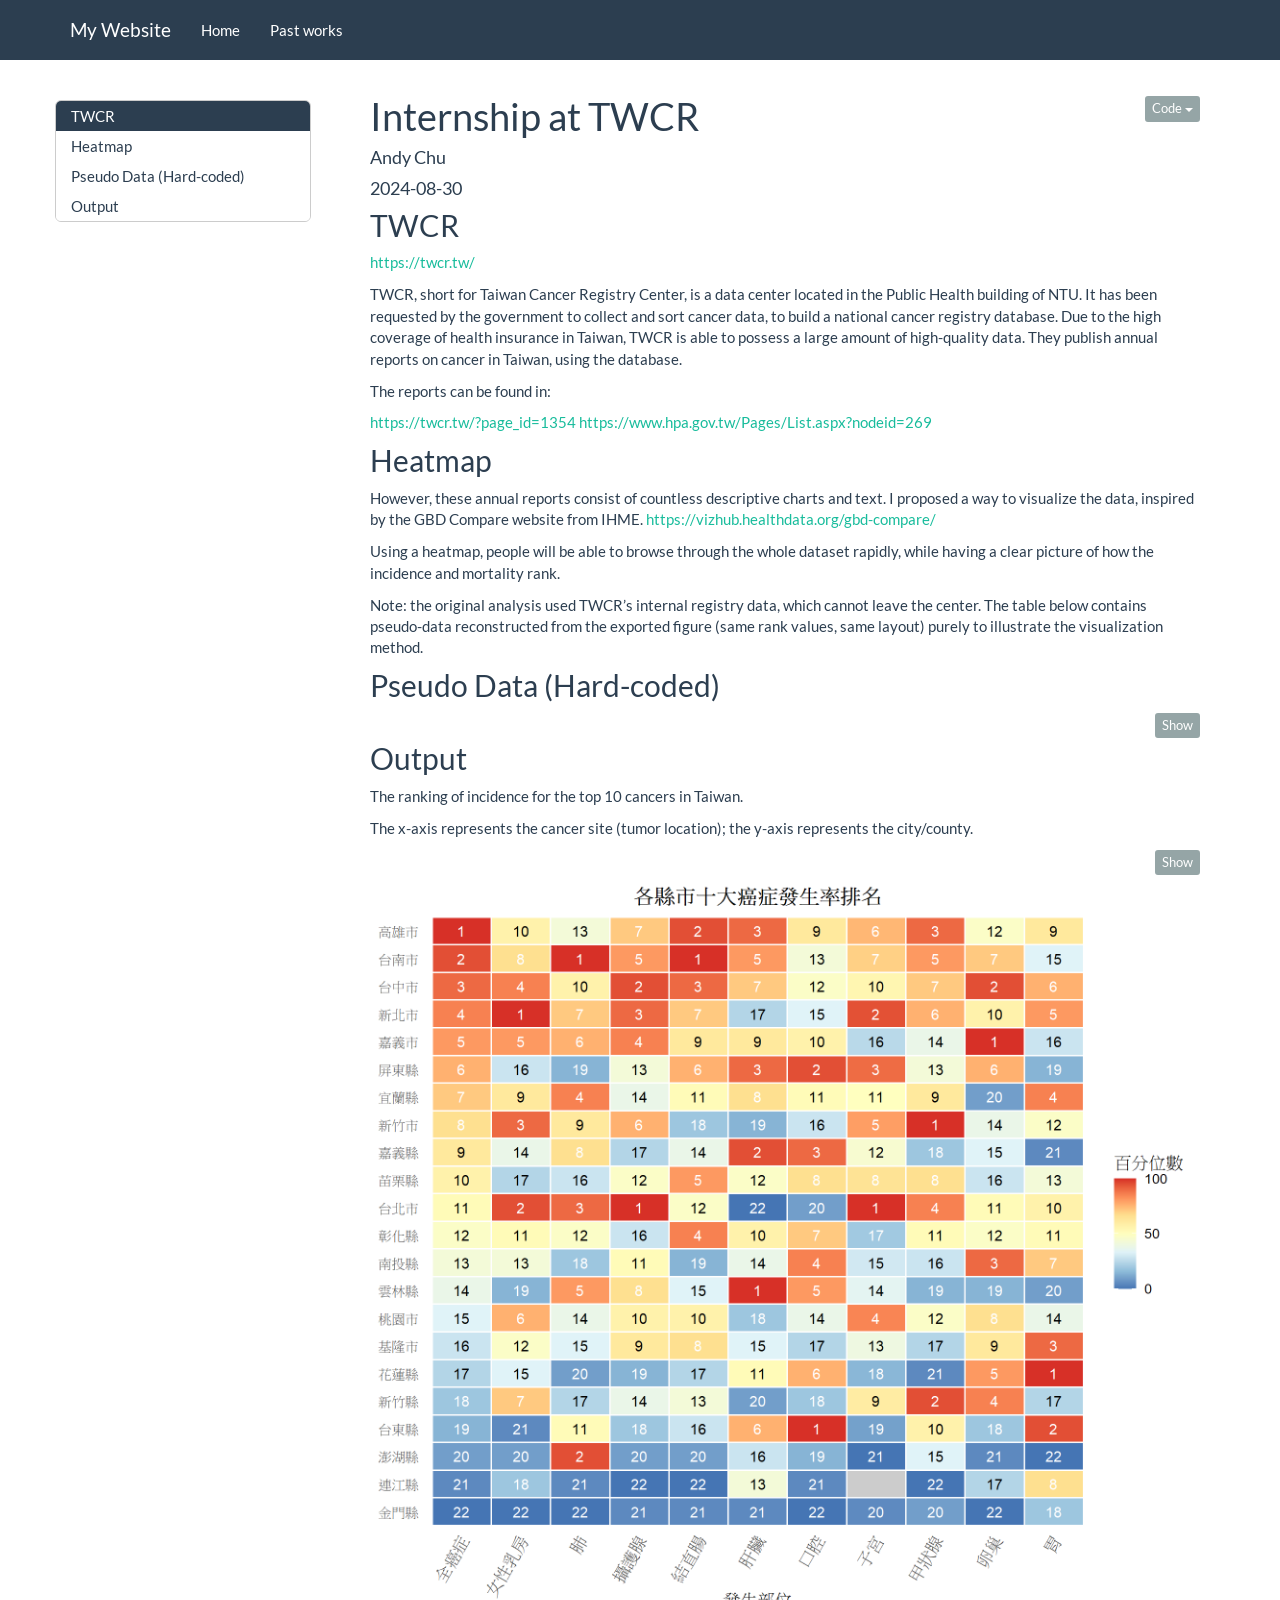
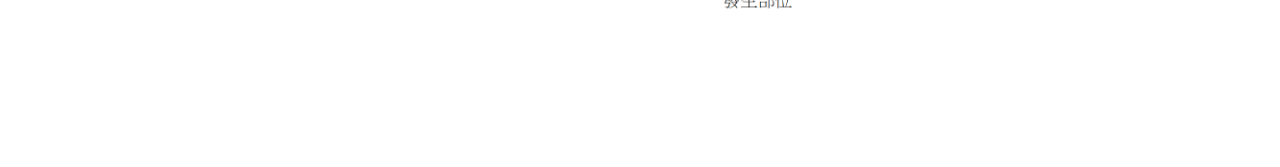
<file: docs/Internship.html>
<!DOCTYPE html>

<html>

<head>

<meta charset="utf-8" />
<meta name="generator" content="pandoc" />
<meta http-equiv="X-UA-Compatible" content="IE=EDGE" />


<meta name="author" content="Andy Chu" />

<meta name="date" content="2024-08-30" />

<title>Internship at TWCR</title>

<script src="site_libs/header-attrs-2.32/header-attrs.js"></script>
<script src="site_libs/jquery-3.6.0/jquery-3.6.0.min.js"></script>
<meta name="viewport" content="width=device-width, initial-scale=1" />
<link href="site_libs/bootstrap-3.3.5/css/flatly.min.css" rel="stylesheet" />
<script src="site_libs/bootstrap-3.3.5/js/bootstrap.min.js"></script>
<script src="site_libs/bootstrap-3.3.5/shim/html5shiv.min.js"></script>
<script src="site_libs/bootstrap-3.3.5/shim/respond.min.js"></script>
<style>h1 {font-size: 34px;}
       h1.title {font-size: 38px;}
       h2 {font-size: 30px;}
       h3 {font-size: 24px;}
       h4 {font-size: 18px;}
       h5 {font-size: 16px;}
       h6 {font-size: 12px;}
       code {color: inherit; background-color: rgba(0, 0, 0, 0.04);}
       pre:not([class]) { background-color: white }</style>
<script src="site_libs/jqueryui-1.13.2/jquery-ui.min.js"></script>
<link href="site_libs/tocify-1.9.1/jquery.tocify.css" rel="stylesheet" />
<script src="site_libs/tocify-1.9.1/jquery.tocify.js"></script>
<script src="site_libs/navigation-1.1/tabsets.js"></script>
<script src="site_libs/navigation-1.1/codefolding.js"></script>
<link href="site_libs/highlightjs-9.12.0/default.css" rel="stylesheet" />
<script src="site_libs/highlightjs-9.12.0/highlight.js"></script>

<style type="text/css">
  code{white-space: pre-wrap;}
  span.smallcaps{font-variant: small-caps;}
  span.underline{text-decoration: underline;}
  div.column{display: inline-block; vertical-align: top; width: 50%;}
  div.hanging-indent{margin-left: 1.5em; text-indent: -1.5em;}
  ul.task-list{list-style: none;}
    </style>

<style type="text/css">code{white-space: pre;}</style>
<script type="text/javascript">
if (window.hljs) {
  hljs.configure({languages: []});
  hljs.initHighlightingOnLoad();
  if (document.readyState && document.readyState === "complete") {
    window.setTimeout(function() { hljs.initHighlighting(); }, 0);
  }
}
</script>






<link rel="stylesheet" href="site_style.css" type="text/css" />



<style type = "text/css">
.main-container {
  max-width: 940px;
  margin-left: auto;
  margin-right: auto;
}
img {
  max-width:100%;
}
.tabbed-pane {
  padding-top: 12px;
}
.html-widget {
  margin-bottom: 20px;
}
button.code-folding-btn:focus {
  outline: none;
}
summary {
  display: list-item;
}
details > summary > p:only-child {
  display: inline;
}
pre code {
  padding: 0;
}
</style>


<style type="text/css">
.dropdown-submenu {
  position: relative;
}
.dropdown-submenu>.dropdown-menu {
  top: 0;
  left: 100%;
  margin-top: -6px;
  margin-left: -1px;
  border-radius: 0 6px 6px 6px;
}
.dropdown-submenu:hover>.dropdown-menu {
  display: block;
}
.dropdown-submenu>a:after {
  display: block;
  content: " ";
  float: right;
  width: 0;
  height: 0;
  border-color: transparent;
  border-style: solid;
  border-width: 5px 0 5px 5px;
  border-left-color: #cccccc;
  margin-top: 5px;
  margin-right: -10px;
}
.dropdown-submenu:hover>a:after {
  border-left-color: #adb5bd;
}
.dropdown-submenu.pull-left {
  float: none;
}
.dropdown-submenu.pull-left>.dropdown-menu {
  left: -100%;
  margin-left: 10px;
  border-radius: 6px 0 6px 6px;
}
</style>

<script type="text/javascript">
// manage active state of menu based on current page
$(document).ready(function () {
  // active menu anchor
  href = window.location.pathname
  href = href.substr(href.lastIndexOf('/') + 1)
  if (href === "")
    href = "index.html";
  var menuAnchor = $('a[href="' + href + '"]');

  // mark the anchor link active (and if it's in a dropdown, also mark that active)
  var dropdown = menuAnchor.closest('li.dropdown');
  if (window.bootstrap) { // Bootstrap 4+
    menuAnchor.addClass('active');
    dropdown.find('> .dropdown-toggle').addClass('active');
  } else { // Bootstrap 3
    menuAnchor.parent().addClass('active');
    dropdown.addClass('active');
  }

  // Navbar adjustments
  var navHeight = $(".navbar").first().height() + 15;
  var style = document.createElement('style');
  var pt = "padding-top: " + navHeight + "px; ";
  var mt = "margin-top: -" + navHeight + "px; ";
  var css = "";
  // offset scroll position for anchor links (for fixed navbar)
  for (var i = 1; i <= 6; i++) {
    css += ".section h" + i + "{ " + pt + mt + "}\n";
  }
  style.innerHTML = "body {" + pt + "padding-bottom: 40px; }\n" + css;
  document.head.appendChild(style);
});
</script>

<!-- tabsets -->

<style type="text/css">
.tabset-dropdown > .nav-tabs {
  display: inline-table;
  max-height: 500px;
  min-height: 44px;
  overflow-y: auto;
  border: 1px solid #ddd;
  border-radius: 4px;
}

.tabset-dropdown > .nav-tabs > li.active:before, .tabset-dropdown > .nav-tabs.nav-tabs-open:before {
  content: "\e259";
  font-family: 'Glyphicons Halflings';
  display: inline-block;
  padding: 10px;
  border-right: 1px solid #ddd;
}

.tabset-dropdown > .nav-tabs.nav-tabs-open > li.active:before {
  content: "\e258";
  font-family: 'Glyphicons Halflings';
  border: none;
}

.tabset-dropdown > .nav-tabs > li.active {
  display: block;
}

.tabset-dropdown > .nav-tabs > li > a,
.tabset-dropdown > .nav-tabs > li > a:focus,
.tabset-dropdown > .nav-tabs > li > a:hover {
  border: none;
  display: inline-block;
  border-radius: 4px;
  background-color: transparent;
}

.tabset-dropdown > .nav-tabs.nav-tabs-open > li {
  display: block;
  float: none;
}

.tabset-dropdown > .nav-tabs > li {
  display: none;
}
</style>

<!-- code folding -->
<style type="text/css">
.code-folding-btn { margin-bottom: 4px; }
</style>



<style type="text/css">

#TOC {
  margin: 25px 0px 20px 0px;
}
@media (max-width: 768px) {
#TOC {
  position: relative;
  width: 100%;
}
}

@media print {
.toc-content {
  /* see https://github.com/w3c/csswg-drafts/issues/4434 */
  float: right;
}
}

.toc-content {
  padding-left: 30px;
  padding-right: 40px;
}

div.main-container {
  max-width: 1200px;
}

div.tocify {
  width: 20%;
  max-width: 260px;
  max-height: 85%;
}

@media (min-width: 768px) and (max-width: 991px) {
  div.tocify {
    width: 25%;
  }
}

@media (max-width: 767px) {
  div.tocify {
    width: 100%;
    max-width: none;
  }
}

.tocify ul, .tocify li {
  line-height: 20px;
}

.tocify-subheader .tocify-item {
  font-size: 0.90em;
}

.tocify .list-group-item {
  border-radius: 0px;
}


</style>



</head>

<body>


<div class="container-fluid main-container">


<!-- setup 3col/9col grid for toc_float and main content  -->
<div class="row">
<div class="col-xs-12 col-sm-4 col-md-3">
<div id="TOC" class="tocify">
</div>
</div>

<div class="toc-content col-xs-12 col-sm-8 col-md-9">




<div class="navbar navbar-default  navbar-fixed-top" role="navigation">
  <div class="container">
    <div class="navbar-header">
      <button type="button" class="navbar-toggle collapsed" data-toggle="collapse" data-bs-toggle="collapse" data-target="#navbar" data-bs-target="#navbar">
        <span class="icon-bar"></span>
        <span class="icon-bar"></span>
        <span class="icon-bar"></span>
      </button>
      <a class="navbar-brand" href="index.html">My Website</a>
    </div>
    <div id="navbar" class="navbar-collapse collapse">
      <ul class="nav navbar-nav">
        <li>
  <a href="index.html">Home</a>
</li>
<li>
  <a href="results.html">Past works</a>
</li>
      </ul>
      <ul class="nav navbar-nav navbar-right">
        
      </ul>
    </div><!--/.nav-collapse -->
  </div><!--/.container -->
</div><!--/.navbar -->

<div id="header">

<div class="btn-group pull-right float-right">
<button type="button" class="btn btn-default btn-xs btn-secondary btn-sm dropdown-toggle" data-toggle="dropdown" data-bs-toggle="dropdown" aria-haspopup="true" aria-expanded="false"><span>Code</span> <span class="caret"></span></button>
<ul class="dropdown-menu dropdown-menu-right" style="min-width: 50px;">
<li><a id="rmd-show-all-code" href="#">Show All Code</a></li>
<li><a id="rmd-hide-all-code" href="#">Hide All Code</a></li>
</ul>
</div>



<h1 class="title toc-ignore">Internship at TWCR</h1>
<h4 class="author">Andy Chu</h4>
<h4 class="date">2024-08-30</h4>

</div>


<div id="twcr" class="section level2">
<h2>TWCR</h2>
<p><a href="https://twcr.tw/" class="uri">https://twcr.tw/</a></p>
<p>TWCR, short for Taiwan Cancer Registry Center, is a data center
located in the Public Health building of NTU. It has been requested by
the government to collect and sort cancer data, to build a national
cancer registry database. Due to the high coverage of health insurance
in Taiwan, TWCR is able to possess a large amount of high-quality data.
They publish annual reports on cancer in Taiwan, using the database.</p>
<p>The reports can be found in:</p>
<p><a href="https://twcr.tw/?page_id=1354"
class="uri">https://twcr.tw/?page_id=1354</a> <a
href="https://www.hpa.gov.tw/Pages/List.aspx?nodeid=269"
class="uri">https://www.hpa.gov.tw/Pages/List.aspx?nodeid=269</a></p>
</div>
<div id="heatmap" class="section level2">
<h2>Heatmap</h2>
<p>However, these annual reports consist of countless descriptive charts
and text. I proposed a way to visualize the data, inspired by the GBD
Compare website from IHME. <a
href="https://vizhub.healthdata.org/gbd-compare/"
class="uri">https://vizhub.healthdata.org/gbd-compare/</a></p>
<p>Using a heatmap, people will be able to browse through the whole
dataset rapidly, while having a clear picture of how the incidence and
mortality rank.</p>
<p>Note: the original analysis used TWCR’s internal registry data, which
cannot leave the center. The table below contains pseudo-data
reconstructed from the exported figure (same rank values, same layout)
purely to illustrate the visualization method.</p>
</div>
<div id="pseudo-data-hard-coded" class="section level2">
<h2>Pseudo Data (Hard-coded)</h2>
<pre class="r"><code># Pseudo rank data (22 counties x 11 cancer sites, 1 = highest incidence rank)
rank_wide &lt;- tibble::tribble(
  ~county,   ~全癌症, ~女性乳房, ~肺, ~攝護腺, ~結直腸, ~肝臟, ~口腔, ~子宮, ~甲狀腺, ~卵巢, ~胃,
  &quot;高雄市&quot;,  1,  10, 13,  7,  2,  3,  9,  6,  3, 12,  9,
  &quot;台南市&quot;,  2,   8,  1,  5,  1,  5, 13,  7,  5,  7, 15,
  &quot;台中市&quot;,  3,   4, 10,  2,  3,  7, 12, 10,  7,  2,  6,
  &quot;新北市&quot;,  4,   1,  7,  3,  7, 17, 15,  2,  6, 10,  5,
  &quot;嘉義市&quot;,  5,   5,  6,  4,  9,  9, 10, 16, 14,  1, 16,
  &quot;屏東縣&quot;,  6,  16, 19, 13,  6,  3,  2,  3, 13,  6, 19,
  &quot;宜蘭縣&quot;,  7,   9,  4, 14, 11,  8, 11, 11,  9, 20,  4,
  &quot;新竹市&quot;,  8,   3,  9,  6, 18, 19, 16,  5,  1, 14, 12,
  &quot;嘉義縣&quot;,  9,  14,  8, 17, 14,  2,  3, 12, 18, 15, 21,
  &quot;苗栗縣&quot;, 10,  17, 16, 12,  5, 12,  8,  8,  8, 16, 13,
  &quot;台北市&quot;, 11,   2,  3,  1, 12, 22, 20,  1,  4, 11, 10,
  &quot;彰化縣&quot;, 12,  11, 12, 16,  4, 10,  7, 17, 11, 12, 11,
  &quot;南投縣&quot;, 13,  13, 18, 11, 19, 14,  4, 15, 16,  3,  7,
  &quot;雲林縣&quot;, 14,  19,  5,  8, 15,  1,  5, 14, 19, 19, 20,
  &quot;桃園市&quot;, 15,   6, 14, 10, 10, 18, 14,  4, 12,  8, 14,
  &quot;基隆市&quot;, 16,  12, 15,  9,  8, 15, 17, 13, 17,  9,  3,
  &quot;花蓮縣&quot;, 17,  15, 20, 19, 17, 11,  6, 18, 21,  5,  1,
  &quot;新竹縣&quot;, 18,   7, 17, 14, 13, 20, 18,  9,  2,  4, 17,
  &quot;台東縣&quot;, 19,  21, 11, 18, 16,  6,  1, 19, 10, 18,  2,
  &quot;澎湖縣&quot;, 20,  20,  2, 20, 20, 16, 19, 21, 15, 21, 22,
  &quot;連江縣&quot;, 21,  18, 21, 22, 22, 13, 21, NA, 22, 17,  8,
  &quot;金門縣&quot;, 22,  22, 22, 21, 21, 21, 22, 20, 20, 22, 18
)

cancer_levels &lt;- c(&quot;全癌症&quot;, &quot;女性乳房&quot;, &quot;肺&quot;, &quot;攝護腺&quot;, &quot;結直腸&quot;,
                    &quot;肝臟&quot;, &quot;口腔&quot;, &quot;子宮&quot;, &quot;甲狀腺&quot;, &quot;卵巢&quot;, &quot;胃&quot;)

# Rank -&gt; within-column percentile (rank 1 -&gt; 100, largest rank in the
# column -&gt; 0). 連江縣&#39;s 子宮 (uterine) rank is NA: the female population
# there is too small to compute a stable rank, shown as grey in the plot.
rank_long &lt;- rank_wide |&gt;
  tidyr::pivot_longer(cols = -county, names_to = &quot;cancer&quot;, values_to = &quot;rank&quot;) |&gt;
  dplyr::mutate(cancer = factor(cancer, levels = cancer_levels)) |&gt;
  dplyr::group_by(cancer) |&gt;
  dplyr::mutate(
    n_valid = sum(!is.na(rank)),
    percentile = 100 * (n_valid - rank) / (n_valid - 1)
  ) |&gt;
  dplyr::ungroup() |&gt;
  dplyr::mutate(
    county = factor(county, levels = rev(rank_wide$county)),
    label_color = dplyr::if_else(
      percentile &gt;= 65 | percentile &lt;= 20, &quot;white&quot;, &quot;black&quot;
    )
  )</code></pre>
</div>
<div id="output" class="section level2">
<h2>Output</h2>
<p>The ranking of incidence for the top 10 cancers in Taiwan.</p>
<p>The x-axis represents the cancer site (tumor location); the y-axis
represents the city/county.</p>
<pre class="r"><code>ggplot2::ggplot(
  rank_long, ggplot2::aes(x = cancer, y = county, fill = percentile)
) +
  ggplot2::geom_tile(color = &quot;white&quot;, linewidth = 0.6) +
  ggplot2::geom_text(
    ggplot2::aes(label = rank, color = label_color),
    size = 4, show.legend = FALSE
  ) +
  ggplot2::scale_color_identity() +
  ggplot2::scale_fill_distiller(
    palette = &quot;RdYlBu&quot;, direction = -1,
    limits = c(0, 100), na.value = &quot;grey80&quot;,
    name = &quot;百分位數&quot;, breaks = c(0, 50, 100)
  ) +
  ggplot2::scale_x_discrete(position = &quot;bottom&quot;) +
  ggplot2::labs(
    title = &quot;各縣市十大癌症發生率排名&quot;,
    x = &quot;發生部位&quot;, y = NULL
  ) +
  ggplot2::theme_minimal(base_size = 13) +
  ggplot2::theme(
    panel.grid = ggplot2::element_blank(),
    axis.text.x = ggplot2::element_text(angle = 60, hjust = 1),
    plot.title = ggplot2::element_text(hjust = 0.5, face = &quot;bold&quot;)
  )</code></pre>
<p><img src="Internship_files/figure-html/heatmap-plot-1.png" width="864" /></p>
</div>



</div>
</div>

</div>

<script>

// add bootstrap table styles to pandoc tables
function bootstrapStylePandocTables() {
  $('tr.odd').parent('tbody').parent('table').addClass('table table-condensed');
}
$(document).ready(function () {
  bootstrapStylePandocTables();
});


</script>

<!-- tabsets -->

<script>
$(document).ready(function () {
  window.buildTabsets("TOC");
});

$(document).ready(function () {
  $('.tabset-dropdown > .nav-tabs > li').click(function () {
    $(this).parent().toggleClass('nav-tabs-open');
  });
});
</script>

<!-- code folding -->
<script>
$(document).ready(function () {
  window.initializeCodeFolding("hide" === "show");
});
</script>

<script>
$(document).ready(function ()  {

    // temporarily add toc-ignore selector to headers for the consistency with Pandoc
    $('.unlisted.unnumbered').addClass('toc-ignore')

    // move toc-ignore selectors from section div to header
    $('div.section.toc-ignore')
        .removeClass('toc-ignore')
        .children('h1,h2,h3,h4,h5').addClass('toc-ignore');

    // establish options
    var options = {
      selectors: "h1,h2,h3",
      theme: "bootstrap3",
      context: '.toc-content',
      hashGenerator: function (text) {
        return text.replace(/[.\\/?&!#<>]/g, '').replace(/\s/g, '_');
      },
      ignoreSelector: ".toc-ignore",
      scrollTo: 0
    };
    options.showAndHide = true;
    options.smoothScroll = true;

    // tocify
    var toc = $("#TOC").tocify(options).data("toc-tocify");
});
</script>

<!-- dynamically load mathjax for compatibility with self-contained -->
<script>
  (function () {
    var script = document.createElement("script");
    script.type = "text/javascript";
    script.src  = "https://mathjax.rstudio.com/latest/MathJax.js?config=TeX-AMS-MML_HTMLorMML";
    document.getElementsByTagName("head")[0].appendChild(script);
  })();
</script>

</body>
</html>
</file>
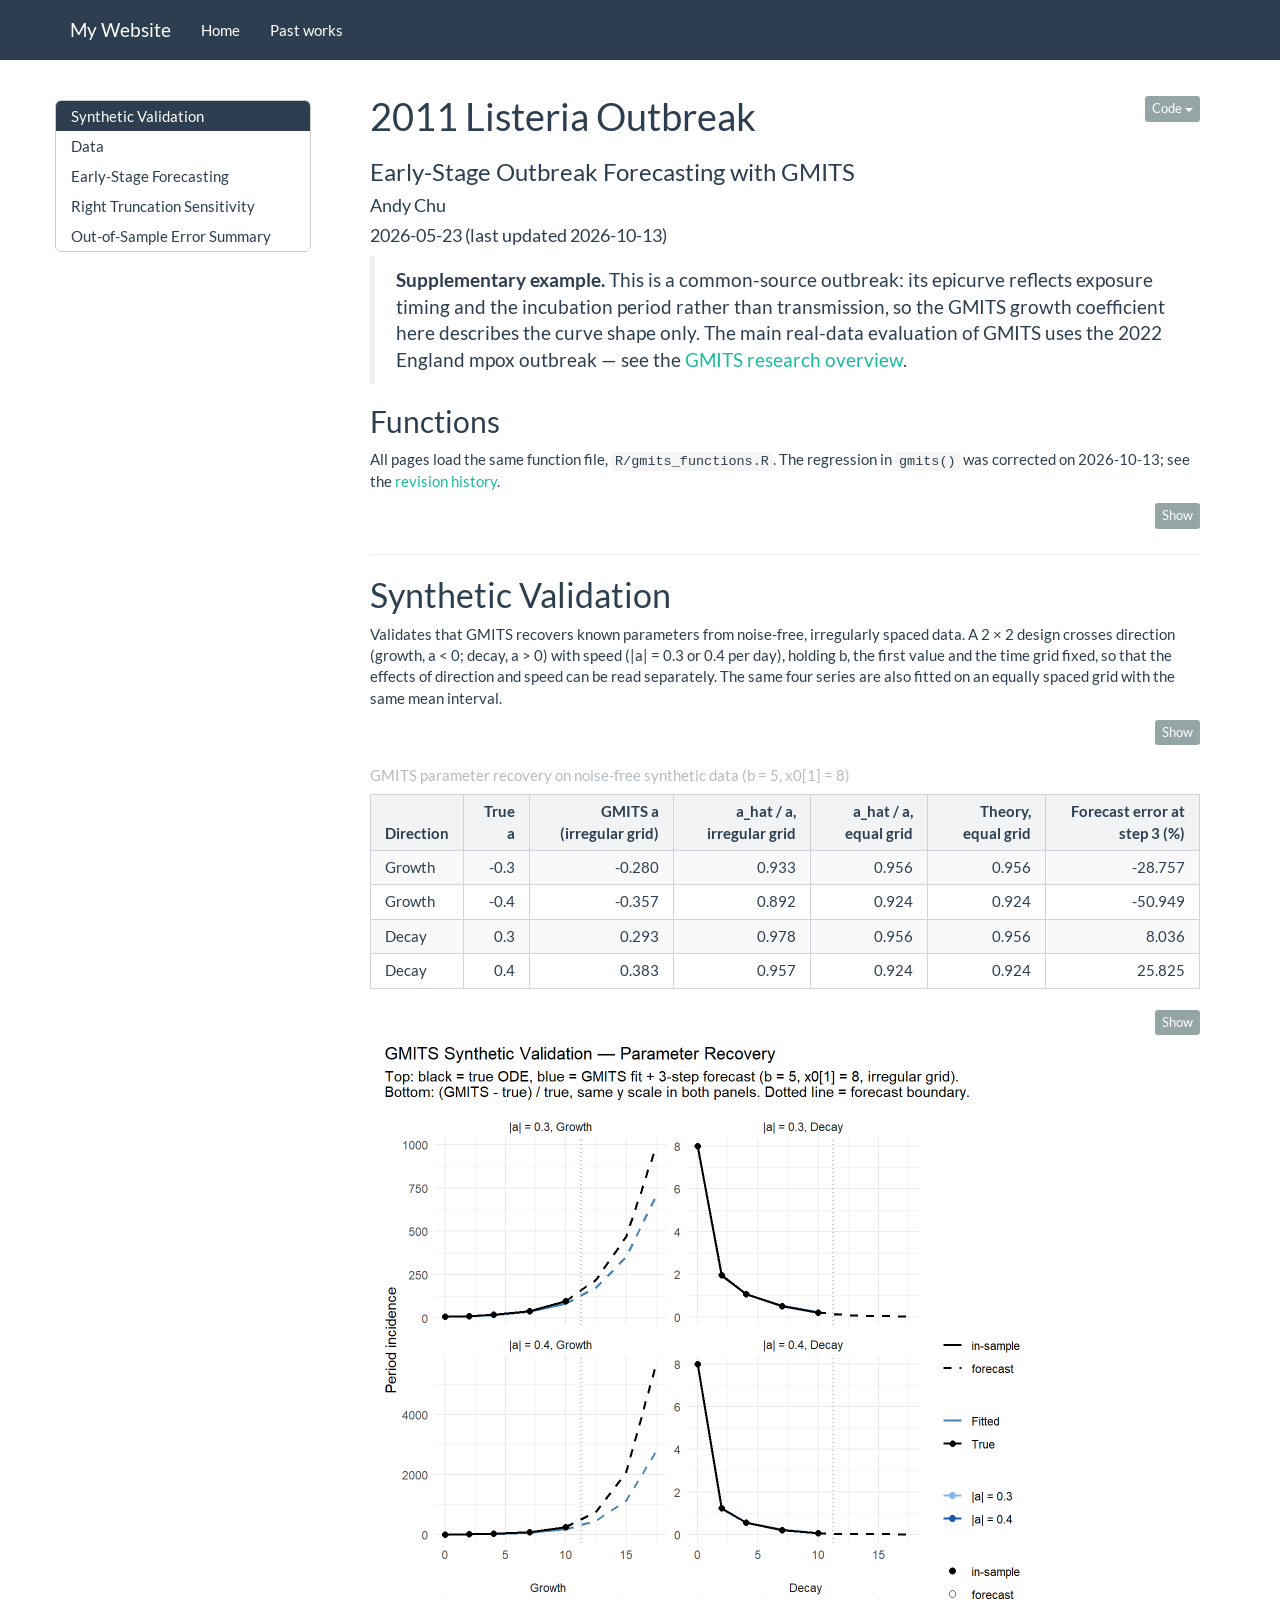
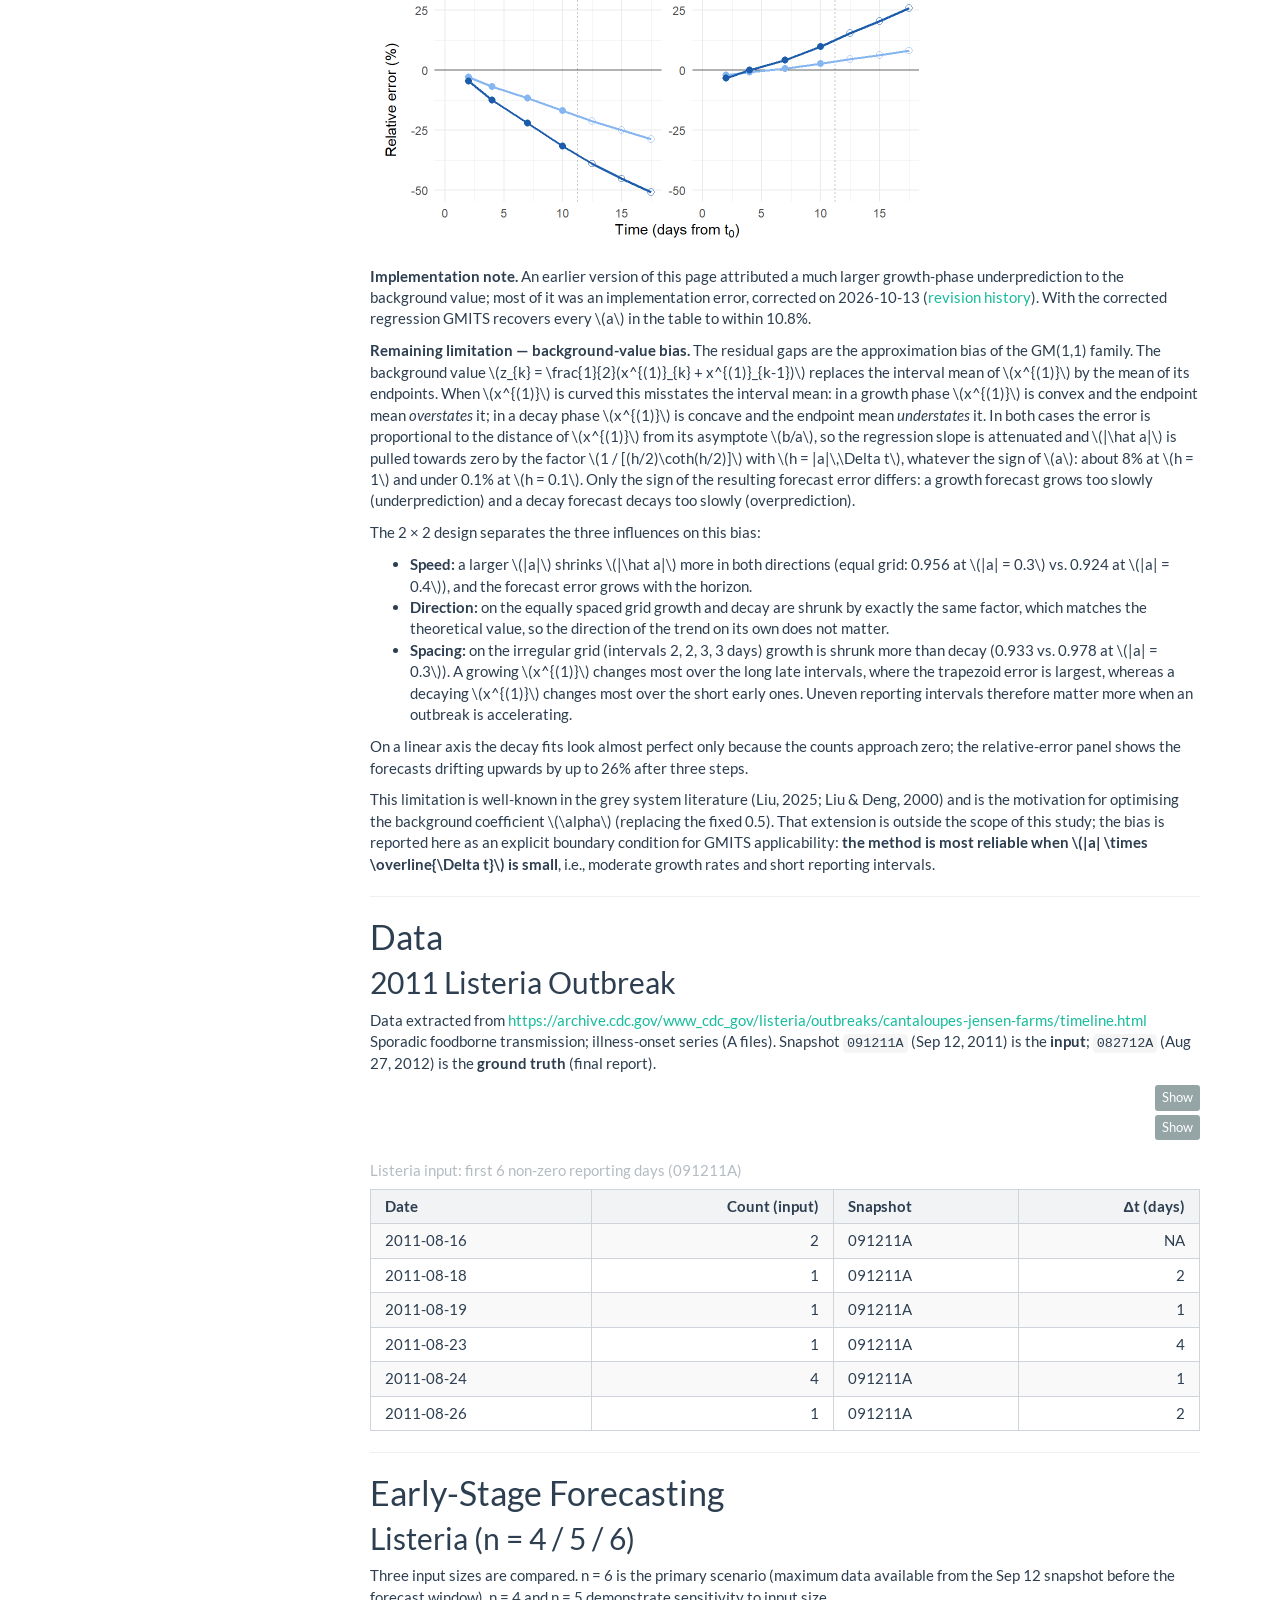
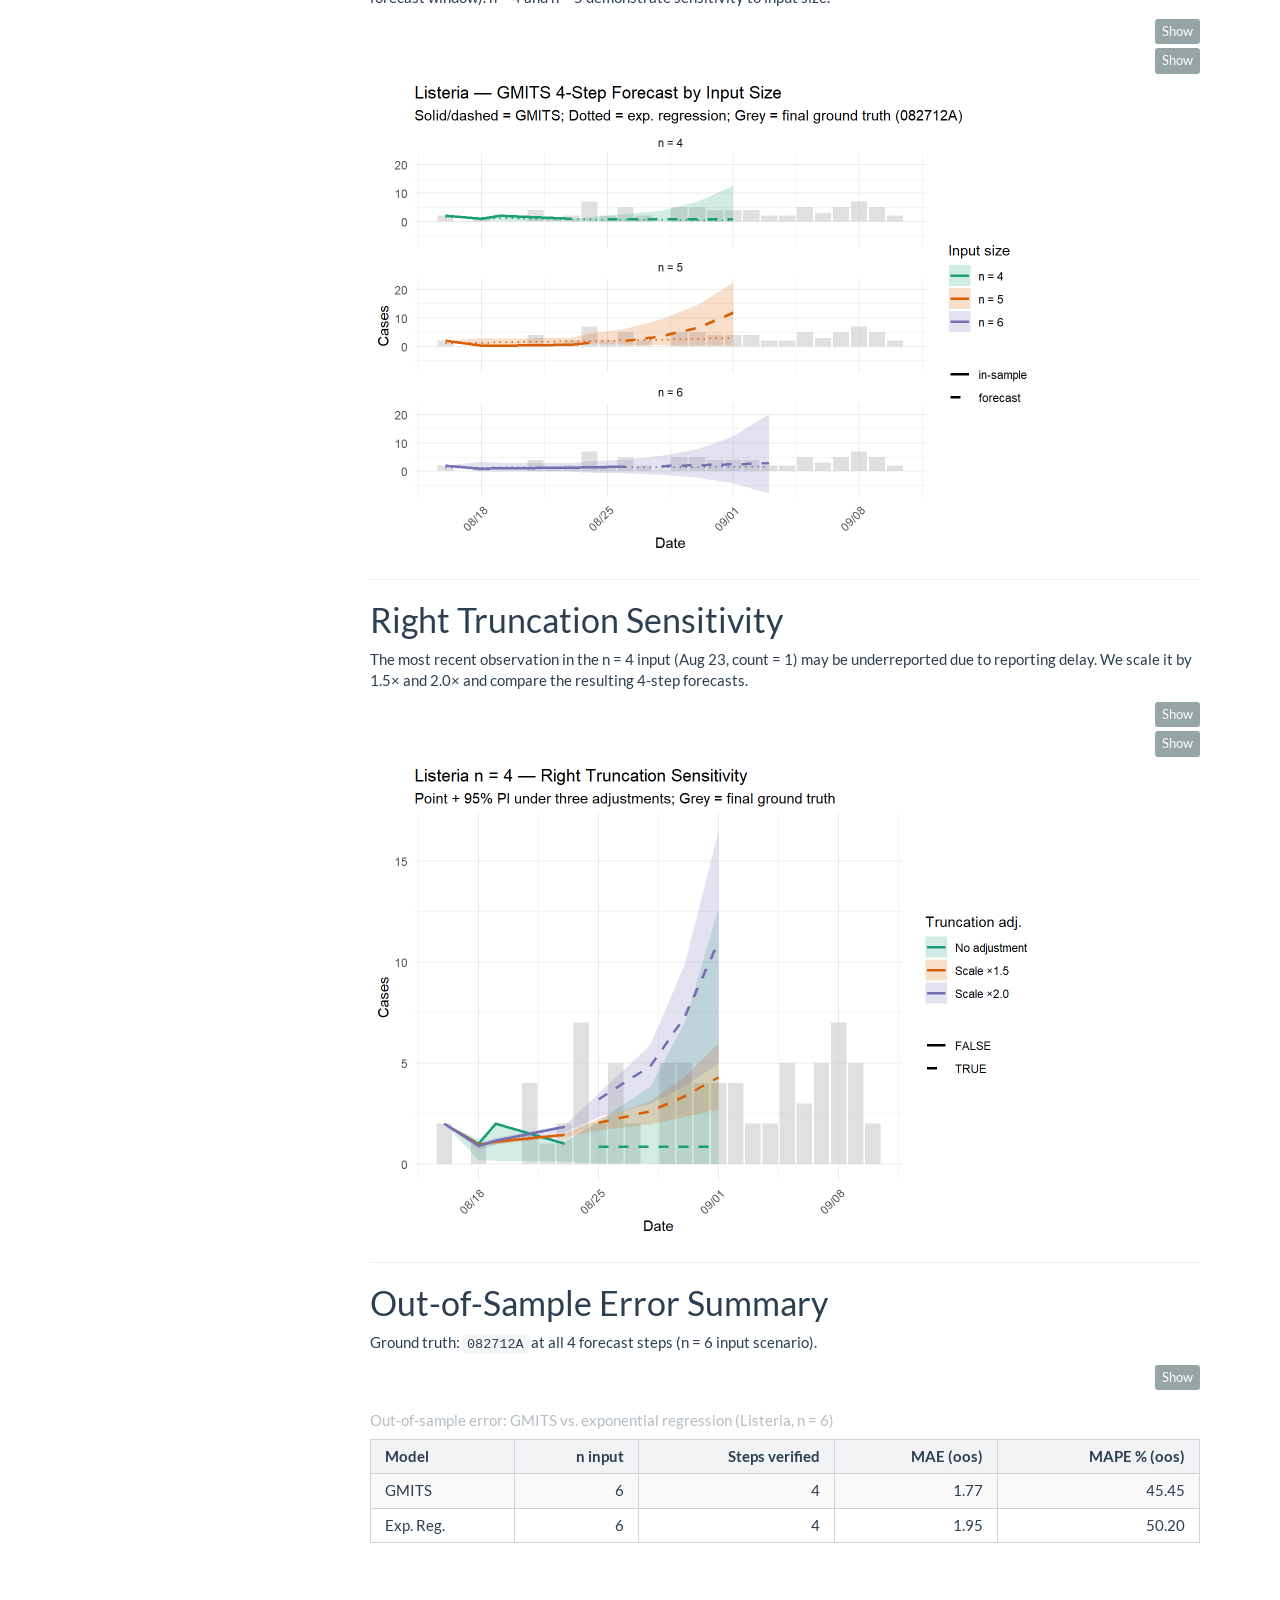
<file: docs/Listeria_2011.html>
<!DOCTYPE html>

<html>

<head>

<meta charset="utf-8" />
<meta name="generator" content="pandoc" />
<meta http-equiv="X-UA-Compatible" content="IE=EDGE" />


<meta name="author" content="Andy Chu" />


<title>2011 Listeria Outbreak</title>

<script src="site_libs/header-attrs-2.32/header-attrs.js"></script>
<script src="site_libs/jquery-3.6.0/jquery-3.6.0.min.js"></script>
<meta name="viewport" content="width=device-width, initial-scale=1" />
<link href="site_libs/bootstrap-3.3.5/css/flatly.min.css" rel="stylesheet" />
<script src="site_libs/bootstrap-3.3.5/js/bootstrap.min.js"></script>
<script src="site_libs/bootstrap-3.3.5/shim/html5shiv.min.js"></script>
<script src="site_libs/bootstrap-3.3.5/shim/respond.min.js"></script>
<style>h1 {font-size: 34px;}
       h1.title {font-size: 38px;}
       h2 {font-size: 30px;}
       h3 {font-size: 24px;}
       h4 {font-size: 18px;}
       h5 {font-size: 16px;}
       h6 {font-size: 12px;}
       code {color: inherit; background-color: rgba(0, 0, 0, 0.04);}
       pre:not([class]) { background-color: white }</style>
<script src="site_libs/jqueryui-1.13.2/jquery-ui.min.js"></script>
<link href="site_libs/tocify-1.9.1/jquery.tocify.css" rel="stylesheet" />
<script src="site_libs/tocify-1.9.1/jquery.tocify.js"></script>
<script src="site_libs/navigation-1.1/tabsets.js"></script>
<script src="site_libs/navigation-1.1/codefolding.js"></script>
<link href="site_libs/highlightjs-9.12.0/default.css" rel="stylesheet" />
<script src="site_libs/highlightjs-9.12.0/highlight.js"></script>
<script src="site_libs/kePrint-0.0.1/kePrint.js"></script>
<link href="site_libs/lightable-0.0.1/lightable.css" rel="stylesheet" />

<style type="text/css">
  code{white-space: pre-wrap;}
  span.smallcaps{font-variant: small-caps;}
  span.underline{text-decoration: underline;}
  div.column{display: inline-block; vertical-align: top; width: 50%;}
  div.hanging-indent{margin-left: 1.5em; text-indent: -1.5em;}
  ul.task-list{list-style: none;}
    </style>

<style type="text/css">code{white-space: pre;}</style>
<script type="text/javascript">
if (window.hljs) {
  hljs.configure({languages: []});
  hljs.initHighlightingOnLoad();
  if (document.readyState && document.readyState === "complete") {
    window.setTimeout(function() { hljs.initHighlighting(); }, 0);
  }
}
</script>






<link rel="stylesheet" href="site_style.css" type="text/css" />



<style type = "text/css">
.main-container {
  max-width: 940px;
  margin-left: auto;
  margin-right: auto;
}
img {
  max-width:100%;
}
.tabbed-pane {
  padding-top: 12px;
}
.html-widget {
  margin-bottom: 20px;
}
button.code-folding-btn:focus {
  outline: none;
}
summary {
  display: list-item;
}
details > summary > p:only-child {
  display: inline;
}
pre code {
  padding: 0;
}
</style>


<style type="text/css">
.dropdown-submenu {
  position: relative;
}
.dropdown-submenu>.dropdown-menu {
  top: 0;
  left: 100%;
  margin-top: -6px;
  margin-left: -1px;
  border-radius: 0 6px 6px 6px;
}
.dropdown-submenu:hover>.dropdown-menu {
  display: block;
}
.dropdown-submenu>a:after {
  display: block;
  content: " ";
  float: right;
  width: 0;
  height: 0;
  border-color: transparent;
  border-style: solid;
  border-width: 5px 0 5px 5px;
  border-left-color: #cccccc;
  margin-top: 5px;
  margin-right: -10px;
}
.dropdown-submenu:hover>a:after {
  border-left-color: #adb5bd;
}
.dropdown-submenu.pull-left {
  float: none;
}
.dropdown-submenu.pull-left>.dropdown-menu {
  left: -100%;
  margin-left: 10px;
  border-radius: 6px 0 6px 6px;
}
</style>

<script type="text/javascript">
// manage active state of menu based on current page
$(document).ready(function () {
  // active menu anchor
  href = window.location.pathname
  href = href.substr(href.lastIndexOf('/') + 1)
  if (href === "")
    href = "index.html";
  var menuAnchor = $('a[href="' + href + '"]');

  // mark the anchor link active (and if it's in a dropdown, also mark that active)
  var dropdown = menuAnchor.closest('li.dropdown');
  if (window.bootstrap) { // Bootstrap 4+
    menuAnchor.addClass('active');
    dropdown.find('> .dropdown-toggle').addClass('active');
  } else { // Bootstrap 3
    menuAnchor.parent().addClass('active');
    dropdown.addClass('active');
  }

  // Navbar adjustments
  var navHeight = $(".navbar").first().height() + 15;
  var style = document.createElement('style');
  var pt = "padding-top: " + navHeight + "px; ";
  var mt = "margin-top: -" + navHeight + "px; ";
  var css = "";
  // offset scroll position for anchor links (for fixed navbar)
  for (var i = 1; i <= 6; i++) {
    css += ".section h" + i + "{ " + pt + mt + "}\n";
  }
  style.innerHTML = "body {" + pt + "padding-bottom: 40px; }\n" + css;
  document.head.appendChild(style);
});
</script>

<!-- tabsets -->

<style type="text/css">
.tabset-dropdown > .nav-tabs {
  display: inline-table;
  max-height: 500px;
  min-height: 44px;
  overflow-y: auto;
  border: 1px solid #ddd;
  border-radius: 4px;
}

.tabset-dropdown > .nav-tabs > li.active:before, .tabset-dropdown > .nav-tabs.nav-tabs-open:before {
  content: "\e259";
  font-family: 'Glyphicons Halflings';
  display: inline-block;
  padding: 10px;
  border-right: 1px solid #ddd;
}

.tabset-dropdown > .nav-tabs.nav-tabs-open > li.active:before {
  content: "\e258";
  font-family: 'Glyphicons Halflings';
  border: none;
}

.tabset-dropdown > .nav-tabs > li.active {
  display: block;
}

.tabset-dropdown > .nav-tabs > li > a,
.tabset-dropdown > .nav-tabs > li > a:focus,
.tabset-dropdown > .nav-tabs > li > a:hover {
  border: none;
  display: inline-block;
  border-radius: 4px;
  background-color: transparent;
}

.tabset-dropdown > .nav-tabs.nav-tabs-open > li {
  display: block;
  float: none;
}

.tabset-dropdown > .nav-tabs > li {
  display: none;
}
</style>

<!-- code folding -->
<style type="text/css">
.code-folding-btn { margin-bottom: 4px; }
</style>



<style type="text/css">

#TOC {
  margin: 25px 0px 20px 0px;
}
@media (max-width: 768px) {
#TOC {
  position: relative;
  width: 100%;
}
}

@media print {
.toc-content {
  /* see https://github.com/w3c/csswg-drafts/issues/4434 */
  float: right;
}
}

.toc-content {
  padding-left: 30px;
  padding-right: 40px;
}

div.main-container {
  max-width: 1200px;
}

div.tocify {
  width: 20%;
  max-width: 260px;
  max-height: 85%;
}

@media (min-width: 768px) and (max-width: 991px) {
  div.tocify {
    width: 25%;
  }
}

@media (max-width: 767px) {
  div.tocify {
    width: 100%;
    max-width: none;
  }
}

.tocify ul, .tocify li {
  line-height: 20px;
}

.tocify-subheader .tocify-item {
  font-size: 0.90em;
}

.tocify .list-group-item {
  border-radius: 0px;
}


</style>



</head>

<body>


<div class="container-fluid main-container">


<!-- setup 3col/9col grid for toc_float and main content  -->
<div class="row">
<div class="col-xs-12 col-sm-4 col-md-3">
<div id="TOC" class="tocify">
</div>
</div>

<div class="toc-content col-xs-12 col-sm-8 col-md-9">




<div class="navbar navbar-default  navbar-fixed-top" role="navigation">
  <div class="container">
    <div class="navbar-header">
      <button type="button" class="navbar-toggle collapsed" data-toggle="collapse" data-bs-toggle="collapse" data-target="#navbar" data-bs-target="#navbar">
        <span class="icon-bar"></span>
        <span class="icon-bar"></span>
        <span class="icon-bar"></span>
      </button>
      <a class="navbar-brand" href="index.html">My Website</a>
    </div>
    <div id="navbar" class="navbar-collapse collapse">
      <ul class="nav navbar-nav">
        <li>
  <a href="index.html">Home</a>
</li>
<li>
  <a href="results.html">Past works</a>
</li>
      </ul>
      <ul class="nav navbar-nav navbar-right">
        
      </ul>
    </div><!--/.nav-collapse -->
  </div><!--/.container -->
</div><!--/.navbar -->

<div id="header">

<div class="btn-group pull-right float-right">
<button type="button" class="btn btn-default btn-xs btn-secondary btn-sm dropdown-toggle" data-toggle="dropdown" data-bs-toggle="dropdown" aria-haspopup="true" aria-expanded="false"><span>Code</span> <span class="caret"></span></button>
<ul class="dropdown-menu dropdown-menu-right" style="min-width: 50px;">
<li><a id="rmd-show-all-code" href="#">Show All Code</a></li>
<li><a id="rmd-hide-all-code" href="#">Hide All Code</a></li>
</ul>
</div>



<h1 class="title toc-ignore">2011 Listeria Outbreak</h1>
<h3 class="subtitle">Early-Stage Outbreak Forecasting with GMITS</h3>
<h4 class="author">Andy Chu</h4>
<h4 class="date">2026-05-23 (last updated 2026-10-13)</h4>

</div>


<blockquote>
<p><strong>Supplementary example.</strong> This is a common-source
outbreak: its epicurve reflects exposure timing and the incubation
period rather than transmission, so the GMITS growth coefficient here
describes the curve shape only. The main real-data evaluation of GMITS
uses the 2022 England mpox outbreak — see the <a
href="GMITS_Research.html">GMITS research overview</a>.</p>
</blockquote>
<div id="functions" class="section level2 unnumbered">
<h2 class="unnumbered">Functions</h2>
<p>All pages load the same function file,
<code>R/gmits_functions.R</code>. The regression in <code>gmits()</code>
was corrected on 2026-10-13; see the <a
href="GMITS_Research.html#revision-history">revision history</a>.</p>
<pre class="r"><code># Shared GMITS functions for all portfolio pages.
# Single source of truth: pages load this file via a knitr `file =` chunk,
# and external analyses (e.g. RA/mpox/gmits_england) source() it.
#
# 2026-10-13 fix in gmits(): integrating dx1/dt + a * x1 = b over
# [t_{k-1}, t_k] gives x0_k * dt_k = -a * z_k * dt_k + b * dt_k, so the
# regression is x0_k = -a * z_k + b. The previous version used
# B &lt;- cbind(-z * delta_t, delta_t), which scaled (a, b) by 1 / dt and
# was exact only for dt = 1 (it flipped the sign of a on some irregular
# grids). See D:/KnowledgeVault/research/grey_system/figures/gmits_dt_bug.png

mae &lt;- function(actual, predicted) {
  mean(abs(actual - predicted), na.rm = TRUE)
}

mape &lt;- function(actual, predicted) {
  valid &lt;- actual != 0
  mean(
    abs((actual[valid] - predicted[valid]) / actual[valid]),
    na.rm = TRUE
  ) * 100
}

# n_ahead: out-of-sample steps using mean(delta_t) as step size.
# Returns $x0_future (and $t_future as numeric time offsets) when n_ahead &gt; 0.
gmits &lt;- function(count, date, n_ahead = 0) {
  valid &lt;- !is.na(count) &amp; !is.na(date)
  x0    &lt;- count[valid]
  date  &lt;- date[valid]
  if (length(x0) &lt; 2) {
    warning(&quot;Not enough valid data points for modeling.&quot;)
    return(NULL)
  }
  if (x0[1] == 0) x0[1] &lt;- 1e-3
  n &lt;- length(x0)

  delta_t    &lt;- as.numeric(
    difftime(date[2:n], date[1:(n - 1)], units = &quot;days&quot;)
  )
  time_index &lt;- cumsum(c(0, delta_t))

  x1 &lt;- cumsum(c(x0[1], x0[2:n] * delta_t))
  z  &lt;- 0.5 * (x1[2:n] + x1[1:(n - 1)])

  B &lt;- cbind(-z, 1)
  Y &lt;- x0[2:n]
  W &lt;- diag(delta_t)
  p &lt;- solve(t(B) %*% W %*% B) %*% t(B) %*% W %*% Y
  a_hat &lt;- p[1]
  b_hat &lt;- p[2]

  x1_hat &lt;- c(
    x1[1],
    (x1[1] - b_hat / a_hat) *
      exp(-a_hat * (time_index[-1] - time_index[1])) +
      b_hat / a_hat
  )
  x0_hat &lt;- c(x0[1], diff(x1_hat) / delta_t)

  result &lt;- list(
    a = a_hat, b = b_hat,
    x1_hat = x1_hat, x0_hat = x0_hat,
    date = date, delta_t = delta_t
  )

  if (n_ahead &gt; 0) {
    dt_mean  &lt;- mean(delta_t)
    t_future &lt;- time_index[n] + cumsum(rep(dt_mean, n_ahead))
    x1_fut   &lt;- (x1[1] - b_hat / a_hat) *
      exp(-a_hat * (t_future - time_index[1])) + b_hat / a_hat
    result$x0_future   &lt;- c(
      (x1_fut[1] - x1_hat[n]) / dt_mean,
      diff(x1_fut) / dt_mean
    )
    result$date_future &lt;- date[n] + round(dt_mean * seq_len(n_ahead))
  }
  result
}

# n_ahead &gt; 0: point/lower/upper each extend to n + n_ahead;
# last n_ahead entries are the out-of-sample prediction interval.
gmits_boot &lt;- function(count, date, n_boot = 1000, ci = 0.95, n_ahead = 0) {
  base &lt;- gmits(count, date, n_ahead = n_ahead)
  if (is.null(base)) return(NULL)

  valid      &lt;- !is.na(count) &amp; !is.na(date)
  x0         &lt;- count[valid]
  dv         &lt;- date[valid]
  n          &lt;- length(x0)
  resid_pool &lt;- (x0 - base$x0_hat)[2:n]
  n_out      &lt;- n + n_ahead

  boot_mat &lt;- replicate(n_boot, {
    e_boot  &lt;- sample(resid_pool, n - 1, replace = TRUE)
    x0_boot &lt;- c(x0[1], pmax(base$x0_hat[2:n] + e_boot, 0))
    res     &lt;- tryCatch(
      gmits(x0_boot, dv, n_ahead = n_ahead),
      error = function(e) NULL
    )
    if (is.null(res)) return(rep(NA_real_, n_out))
    c(res$x0_hat, if (n_ahead &gt; 0) res$x0_future else NULL)
  })

  alpha &lt;- (1 - ci) / 2
  list(
    point = c(base$x0_hat,
              if (n_ahead &gt; 0) base$x0_future else NULL),
    lower = apply(boot_mat, 1, quantile, probs = alpha,     na.rm = TRUE),
    upper = apply(boot_mat, 1, quantile, probs = 1 - alpha, na.rm = TRUE),
    a = base$a,
    b = base$b
  )
}

# Log-linear OLS baseline: log(y) ~ t.
# Only non-zero observations are used (consistent with gmits non-zero day approach).
# n_ahead: step forward using mean(delta_t) of the input dates.
exp_reg &lt;- function(count, date, n_ahead = 0) {
  valid &lt;- !is.na(count) &amp; count &gt; 0 &amp; !is.na(date)
  x0 &lt;- count[valid]
  dv &lt;- date[valid]
  t_num &lt;- as.numeric(dv - dv[1])
  fit &lt;- lm(log(x0) ~ t_num)
  n &lt;- length(x0)
  dt_mean &lt;- if (n &gt; 1) mean(diff(t_num)) else 1

  result &lt;- list(
    alpha    = coef(fit)[[&quot;(Intercept)&quot;]],
    beta     = coef(fit)[[&quot;t_num&quot;]],
    x0_hat   = exp(fitted(fit)),
    date     = dv
  )
  if (n_ahead &gt; 0) {
    t_future &lt;- t_num[n] + cumsum(rep(dt_mean, n_ahead))
    result$x0_future   &lt;- exp(
      predict(fit, newdata = data.frame(t_num = t_future))
    )
    result$date_future &lt;- dv[n] + round(dt_mean * seq_len(n_ahead))
  }
  result
}

# Multiply the most recent n_recent observations by scale_factor
# before passing to gmits(), simulating upward correction of right-truncated data.
truncation_adjust &lt;- function(count, n_recent = 1, scale_factor = 1.5) {
  adj &lt;- count
  idx &lt;- tail(seq_along(count), n_recent)
  adj[idx] &lt;- count[idx] * scale_factor
  adj
}

# Delay-based nowcast of right-truncated daily counts (stage 1: point
# correction only). p_report is the probability that a case from that day
# has been reported by the snapshot, i.e. the reporting-delay CDF at the
# elapsed lag. Days with p_report &gt;= p_min are inflated as obs / p_report;
# days below p_min (inflation factor &gt; 1 / p_min) are returned as NA so the
# caller can treat them as missing rather than divide near-zero counts.
nowcast_inflate &lt;- function(obs, p_report, p_min = 0.5) {
  ifelse(p_report &gt;= p_min, obs / p_report, NA_real_)
}</code></pre>
<hr />
</div>
<div id="synthetic-validation" class="section level1">
<h1>Synthetic Validation</h1>
<p>Validates that GMITS recovers known parameters from noise-free,
irregularly spaced data. A 2 × 2 design crosses direction (growth, a
&lt; 0; decay, a &gt; 0) with speed (|a| = 0.3 or 0.4 per day), holding
b, the first value and the time grid fixed, so that the effects of
direction and speed can be read separately. The same four series are
also fitted on an equally spaced grid with the same mean interval.</p>
<pre class="r"><code># Generate x0 from the ODE solution with known (a, b, x0[1])
synth_series &lt;- function(a, b, x0_1, t_pts) {
  x1 &lt;- (x0_1 - b / a) * exp(-a * t_pts) + b / a
  c(x0_1, diff(x1) / diff(t_pts))
}

t_irr     &lt;- c(0, 2, 4, 7, 10)   # irregular gaps: 2, 2, 3, 3
t_eq      &lt;- seq(0, 10, by = 2.5) # equal gaps, same mean interval
n_ahead_s &lt;- 3
b_s       &lt;- 5
x0_1_s    &lt;- 8

# 2 x 2 design: direction (growth / decay) x speed (|a| = 0.3 / 0.4),
# with b, x0[1] and the time grid held fixed
synth_scen &lt;- expand_grid(
  direction = c(&quot;Growth&quot;, &quot;Decay&quot;),
  abs_a = c(0.3, 0.4)
) |&gt;
  mutate(a = if_else(direction == &quot;Growth&quot;, -abs_a, abs_a))

fit_synth &lt;- function(a, t_fit) {
  dt_mean &lt;- mean(diff(t_fit))
  t_all &lt;- c(t_fit, max(t_fit) + dt_mean * seq_len(n_ahead_s))
  x0 &lt;- synth_series(a, b_s, x0_1_s, t_fit)
  r &lt;- gmits(x0, as.Date(&quot;2024-01-01&quot;) + t_fit, n_ahead = n_ahead_s)
  list(
    a_hat = r$a,
    traj = tibble(
      t = t_all,
      True = synth_series(a, b_s, x0_1_s, t_all),
      Fitted = c(r$x0_hat, r$x0_future),
      Forecast = rep(c(FALSE, TRUE), c(length(t_fit), n_ahead_s))
    )
  )
}

synth_res &lt;- synth_scen |&gt;
  mutate(
    irr = map(a, fit_synth, t_fit = t_irr),
    eq = map(a, fit_synth, t_fit = t_eq),
    a_hat = map_dbl(irr, &quot;a_hat&quot;),
    shrink_irr = a_hat / a,
    shrink_eq = map_dbl(eq, &quot;a_hat&quot;) / a,
    # exact attenuation for an exponential on an equal grid
    shrink_theory = 1 / ((abs_a * 2.5 / 2) / tanh(abs_a * 2.5 / 2)),
    fc_err_3 = map_dbl(irr, function(f) {
      x &lt;- tail(f$traj, 1)
      100 * (x$Fitted - x$True) / x$True
    })
  )

synth_res |&gt;
  select(direction, a, a_hat, shrink_irr, shrink_eq, shrink_theory,
         fc_err_3) |&gt;
  kable(
    digits = 3,
    col.names = c(
      &quot;Direction&quot;, &quot;True a&quot;, &quot;GMITS a (irregular grid)&quot;,
      &quot;a_hat / a, irregular grid&quot;, &quot;a_hat / a, equal grid&quot;,
      &quot;Theory, equal grid&quot;, &quot;Forecast error at step 3 (%)&quot;
    ),
    caption = paste0(
      &quot;GMITS parameter recovery on noise-free synthetic data &quot;,
      &quot;(b = 5, x0[1] = 8)&quot;
    )
  ) |&gt;
  kable_styling(bootstrap_options = c(&quot;striped&quot;, &quot;hover&quot;))</code></pre>
<table class="table table-striped table-hover" style="margin-left: auto; margin-right: auto;">
<caption>
GMITS parameter recovery on noise-free synthetic data (b = 5, x0[1] = 8)
</caption>
<thead>
<tr>
<th style="text-align:left;">
Direction
</th>
<th style="text-align:right;">
True a
</th>
<th style="text-align:right;">
GMITS a (irregular grid)
</th>
<th style="text-align:right;">
a_hat / a, irregular grid
</th>
<th style="text-align:right;">
a_hat / a, equal grid
</th>
<th style="text-align:right;">
Theory, equal grid
</th>
<th style="text-align:right;">
Forecast error at step 3 (%)
</th>
</tr>
</thead>
<tbody>
<tr>
<td style="text-align:left;">
Growth
</td>
<td style="text-align:right;">
-0.3
</td>
<td style="text-align:right;">
-0.280
</td>
<td style="text-align:right;">
0.933
</td>
<td style="text-align:right;">
0.956
</td>
<td style="text-align:right;">
0.956
</td>
<td style="text-align:right;">
-28.757
</td>
</tr>
<tr>
<td style="text-align:left;">
Growth
</td>
<td style="text-align:right;">
-0.4
</td>
<td style="text-align:right;">
-0.357
</td>
<td style="text-align:right;">
0.892
</td>
<td style="text-align:right;">
0.924
</td>
<td style="text-align:right;">
0.924
</td>
<td style="text-align:right;">
-50.949
</td>
</tr>
<tr>
<td style="text-align:left;">
Decay
</td>
<td style="text-align:right;">
0.3
</td>
<td style="text-align:right;">
0.293
</td>
<td style="text-align:right;">
0.978
</td>
<td style="text-align:right;">
0.956
</td>
<td style="text-align:right;">
0.956
</td>
<td style="text-align:right;">
8.036
</td>
</tr>
<tr>
<td style="text-align:left;">
Decay
</td>
<td style="text-align:right;">
0.4
</td>
<td style="text-align:right;">
0.383
</td>
<td style="text-align:right;">
0.957
</td>
<td style="text-align:right;">
0.924
</td>
<td style="text-align:right;">
0.924
</td>
<td style="text-align:right;">
25.825
</td>
</tr>
</tbody>
</table>
<pre class="r"><code>df_synth &lt;- synth_res |&gt;
  select(direction, abs_a, irr) |&gt;
  mutate(traj = map(irr, &quot;traj&quot;)) |&gt;
  select(-irr) |&gt;
  unnest(traj) |&gt;
  mutate(
    rel_err = 100 * (Fitted - True) / True,
    direction = factor(direction, levels = c(&quot;Growth&quot;, &quot;Decay&quot;)),
    speed = factor(paste0(&quot;|a| = &quot;, abs_a))
  )

# Repeat the last fitted point in the forecast segment so the dashed
# forecast line starts where the solid fitted line ends
df_synth_plot &lt;- bind_rows(
  df_synth |&gt; filter(!Forecast) |&gt; mutate(segment = &quot;in-sample&quot;),
  df_synth |&gt;
    filter(Forecast | t == max(t_irr)) |&gt;
    mutate(segment = &quot;forecast&quot;)
) |&gt;
  pivot_longer(c(True, Fitted), names_to = &quot;type&quot;, values_to = &quot;value&quot;) |&gt;
  mutate(segment = factor(segment, levels = c(&quot;in-sample&quot;, &quot;forecast&quot;)))

synth_boundary &lt;- geom_vline(
  xintercept = max(t_irr) + mean(diff(t_irr)) / 2,
  linetype = &quot;dotted&quot;, color = &quot;grey60&quot;
)
synth_x &lt;- expression(&quot;Time (days from &quot; * t[0] * &quot;)&quot;)
synth_xscale &lt;- scale_x_continuous(limits = range(df_synth$t))
speed_cols &lt;- c(&quot;|a| = 0.3&quot; = &quot;#86b6ef&quot;, &quot;|a| = 0.4&quot; = &quot;#1c5cab&quot;)

p_values &lt;- ggplot(
  df_synth_plot,
  aes(t, value, color = type, linetype = segment,
      group = interaction(type, segment))
) +
  synth_boundary +
  geom_line(linewidth = 0.8) +
  geom_point(
    data = df_synth_plot |&gt; filter(segment == &quot;in-sample&quot;, type == &quot;True&quot;),
    size = 2
  ) +
  scale_color_manual(
    values = c(True = &quot;black&quot;, Fitted = &quot;steelblue&quot;),
    name   = NULL
  ) +
  scale_linetype_manual(
    values = c(&quot;in-sample&quot; = &quot;solid&quot;, &quot;forecast&quot; = &quot;dashed&quot;),
    name   = NULL
  ) +
  # one row per speed, one column per direction; each panel its own y
  facet_wrap(
    ~ speed + direction, ncol = 2, scales = &quot;free_y&quot;,
    labeller = label_wrap_gen(multi_line = FALSE)
  ) +
  synth_xscale +
  theme_minimal() +
  labs(x = NULL, y = &quot;Period incidence&quot;)

p_error &lt;- ggplot(
  df_synth |&gt; filter(t &gt; 0),
  aes(t, rel_err, color = speed)
) +
  synth_boundary +
  geom_hline(yintercept = 0, color = &quot;grey40&quot;) +
  geom_line(linewidth = 0.8) +
  geom_point(aes(shape = Forecast), size = 2.2) +
  scale_color_manual(values = speed_cols, name = NULL) +
  scale_shape_manual(
    values = c(&quot;FALSE&quot; = 16, &quot;TRUE&quot; = 1),
    labels = c(&quot;FALSE&quot; = &quot;in-sample&quot;, &quot;TRUE&quot; = &quot;forecast&quot;),
    name   = NULL
  ) +
  # free_y keeps both panels&#39; axes drawn (so they line up with the top
  # rows); the fixed limits keep one common scale
  facet_wrap(~ direction, ncol = 2, scales = &quot;free_y&quot;) +
  scale_y_continuous(limits = range(c(0, df_synth$rel_err))) +
  synth_xscale +
  theme_minimal() +
  labs(x = synth_x, y = &quot;Relative error (%)&quot;)

p_values / p_error +
  plot_layout(heights = c(2, 1), guides = &quot;collect&quot;) +
  plot_annotation(
    title    = &quot;GMITS Synthetic Validation — Parameter Recovery&quot;,
    subtitle = paste0(
      &quot;Top: black = true ODE, blue = GMITS fit + 3-step forecast &quot;,
      &quot;(b = 5, x0[1] = 8, irregular grid).\n&quot;,
      &quot;Bottom: (GMITS - true) / true, same y scale in both panels. &quot;,
      &quot;Dotted line = forecast boundary.&quot;
    )
  )</code></pre>
<p><img src="Listeria_2011_files/figure-html/plot-synth-validate-1.png" width="672" /></p>
<p><strong>Implementation note.</strong> An earlier version of this page
attributed a much larger growth-phase underprediction to the background
value; most of it was an implementation error, corrected on 2026-10-13
(<a href="GMITS_Research.html#revision-history">revision history</a>).
With the corrected regression GMITS recovers every <span
class="math inline">\(a\)</span> in the table to within 10.8%.</p>
<p><strong>Remaining limitation — background-value bias.</strong> The
residual gaps are the approximation bias of the GM(1,1) family. The
background value <span class="math inline">\(z_{k} =
\frac{1}{2}(x^{(1)}_{k} + x^{(1)}_{k-1})\)</span> replaces the interval
mean of <span class="math inline">\(x^{(1)}\)</span> by the mean of its
endpoints. When <span class="math inline">\(x^{(1)}\)</span> is curved
this misstates the interval mean: in a growth phase <span
class="math inline">\(x^{(1)}\)</span> is convex and the endpoint mean
<em>overstates</em> it; in a decay phase <span
class="math inline">\(x^{(1)}\)</span> is concave and the endpoint mean
<em>understates</em> it. In both cases the error is proportional to the
distance of <span class="math inline">\(x^{(1)}\)</span> from its
asymptote <span class="math inline">\(b/a\)</span>, so the regression
slope is attenuated and <span class="math inline">\(|\hat a|\)</span> is
pulled towards zero by the factor <span class="math inline">\(1 /
[(h/2)\coth(h/2)]\)</span> with <span class="math inline">\(h =
|a|\,\Delta t\)</span>, whatever the sign of <span
class="math inline">\(a\)</span>: about 8% at <span
class="math inline">\(h = 1\)</span> and under 0.1% at <span
class="math inline">\(h = 0.1\)</span>. Only the sign of the resulting
forecast error differs: a growth forecast grows too slowly
(underprediction) and a decay forecast decays too slowly
(overprediction).</p>
<p>The 2 × 2 design separates the three influences on this bias:</p>
<ul>
<li><strong>Speed:</strong> a larger <span
class="math inline">\(|a|\)</span> shrinks <span
class="math inline">\(|\hat a|\)</span> more in both directions (equal
grid: 0.956 at <span class="math inline">\(|a| = 0.3\)</span> vs. 0.924
at <span class="math inline">\(|a| = 0.4\)</span>), and the forecast
error grows with the horizon.</li>
<li><strong>Direction:</strong> on the equally spaced grid growth and
decay are shrunk by exactly the same factor, which matches the
theoretical value, so the direction of the trend on its own does not
matter.</li>
<li><strong>Spacing:</strong> on the irregular grid (intervals 2, 2, 3,
3 days) growth is shrunk more than decay (0.933 vs. 0.978 at <span
class="math inline">\(|a| = 0.3\)</span>). A growing <span
class="math inline">\(x^{(1)}\)</span> changes most over the long late
intervals, where the trapezoid error is largest, whereas a decaying
<span class="math inline">\(x^{(1)}\)</span> changes most over the short
early ones. Uneven reporting intervals therefore matter more when an
outbreak is accelerating.</li>
</ul>
<p>On a linear axis the decay fits look almost perfect only because the
counts approach zero; the relative-error panel shows the forecasts
drifting upwards by up to 26% after three steps.</p>
<p>This limitation is well-known in the grey system literature (Liu,
2025; Liu &amp; Deng, 2000) and is the motivation for optimising the
background coefficient <span class="math inline">\(\alpha\)</span>
(replacing the fixed 0.5). That extension is outside the scope of this
study; the bias is reported here as an explicit boundary condition for
GMITS applicability: <strong>the method is most reliable when <span
class="math inline">\(|a| \times \overline{\Delta t}\)</span> is
small</strong>, i.e., moderate growth rates and short reporting
intervals.</p>
<hr />
</div>
<div id="data" class="section level1">
<h1>Data</h1>
<div id="listeria-outbreak" class="section level2">
<h2>2011 Listeria Outbreak</h2>
<p>Data extracted from <a
href="https://archive.cdc.gov/www_cdc_gov/listeria/outbreaks/cantaloupes-jensen-farms/timeline.html"
class="uri">https://archive.cdc.gov/www_cdc_gov/listeria/outbreaks/cantaloupes-jensen-farms/timeline.html</a>
Sporadic foodborne transmission; illness-onset series (A files).
Snapshot <code>091211A</code> (Sep 12, 2011) is the
<strong>input</strong>; <code>082712A</code> (Aug 27, 2012) is the
<strong>ground truth</strong> (final report).</p>
<pre class="r"><code>wd &lt;- &quot;d:/Projects/RA/Listeria/data mdy&quot;

read_snap &lt;- function(fname) {
  read_csv(
    file.path(wd, fname),
    col_types = cols(Date = col_character(), Count = col_integer())
  ) |&gt;
    mutate(
      Date = as.Date(Date),
      Snapshot = str_remove(fname, &quot;\\.csv$&quot;)
    )
}

lst_input &lt;- read_snap(&quot;091211A.csv&quot;) |&gt; rename(Count_input = Count)
lst_gt    &lt;- read_snap(&quot;082712A.csv&quot;) |&gt; rename(Count_gt    = Count)

lst_combined &lt;- full_join(
  lst_input |&gt; select(Date, Count_input),
  lst_gt    |&gt; select(Date, Count_gt),
  by = &quot;Date&quot;
) |&gt;
  arrange(Date)

# Non-zero reporting days from input snapshot (091211A)
lst_nonzero &lt;- lst_input |&gt;
  filter(Count_input &gt; 0) |&gt;
  arrange(Date)

# First 6 non-zero days (n=6 primary)
lst_n6 &lt;- lst_nonzero |&gt; slice_head(n = 6)
# First 5 non-zero days
lst_n5 &lt;- lst_nonzero |&gt; slice_head(n = 5)
# First 4 non-zero days
lst_n4 &lt;- lst_nonzero |&gt; slice_head(n = 4)</code></pre>
<pre class="r"><code>lst_n6 |&gt;
  mutate(delta_t = c(NA, diff(as.numeric(Date)))) |&gt;
  kable(
    col.names = c(&quot;Date&quot;, &quot;Count (input)&quot;, &quot;Snapshot&quot;, &quot;Δt (days)&quot;),
    caption   = &quot;Listeria input: first 6 non-zero reporting days (091211A)&quot;
  ) |&gt;
  kable_styling(bootstrap_options = c(&quot;striped&quot;, &quot;hover&quot;))</code></pre>
<table class="table table-striped table-hover" style="margin-left: auto; margin-right: auto;">
<caption>
Listeria input: first 6 non-zero reporting days (091211A)
</caption>
<thead>
<tr>
<th style="text-align:left;">
Date
</th>
<th style="text-align:right;">
Count (input)
</th>
<th style="text-align:left;">
Snapshot
</th>
<th style="text-align:right;">
Δt (days)
</th>
</tr>
</thead>
<tbody>
<tr>
<td style="text-align:left;">
2011-08-16
</td>
<td style="text-align:right;">
2
</td>
<td style="text-align:left;">
091211A
</td>
<td style="text-align:right;">
NA
</td>
</tr>
<tr>
<td style="text-align:left;">
2011-08-18
</td>
<td style="text-align:right;">
1
</td>
<td style="text-align:left;">
091211A
</td>
<td style="text-align:right;">
2
</td>
</tr>
<tr>
<td style="text-align:left;">
2011-08-19
</td>
<td style="text-align:right;">
1
</td>
<td style="text-align:left;">
091211A
</td>
<td style="text-align:right;">
1
</td>
</tr>
<tr>
<td style="text-align:left;">
2011-08-23
</td>
<td style="text-align:right;">
1
</td>
<td style="text-align:left;">
091211A
</td>
<td style="text-align:right;">
4
</td>
</tr>
<tr>
<td style="text-align:left;">
2011-08-24
</td>
<td style="text-align:right;">
4
</td>
<td style="text-align:left;">
091211A
</td>
<td style="text-align:right;">
1
</td>
</tr>
<tr>
<td style="text-align:left;">
2011-08-26
</td>
<td style="text-align:right;">
1
</td>
<td style="text-align:left;">
091211A
</td>
<td style="text-align:right;">
2
</td>
</tr>
</tbody>
</table>
<hr />
</div>
</div>
<div id="early-stage-forecasting" class="section level1">
<h1>Early-Stage Forecasting</h1>
<div id="listeria-n-4-5-6" class="section level2">
<h2>Listeria (n = 4 / 5 / 6)</h2>
<p>Three input sizes are compared. n = 6 is the primary scenario
(maximum data available from the Sep 12 snapshot before the forecast
window). n = 4 and n = 5 demonstrate sensitivity to input size.</p>
<pre class="r"><code>n_ahead_l &lt;- 4

run_listeria_fc &lt;- function(df_n) {
  res_g  &lt;- gmits_boot(df_n$Count_input, df_n$Date,
                       n_boot = 1000, n_ahead = n_ahead_l)
  res_er &lt;- exp_reg(df_n$Count_input, df_n$Date, n_ahead = n_ahead_l)
  n_fit  &lt;- nrow(df_n)
  dt_mean &lt;- mean(diff(as.numeric(df_n$Date)))
  data.frame(
    Date     = c(df_n$Date,
                 df_n$Date[n_fit] + round(dt_mean * seq_len(n_ahead_l))),
    Point    = res_g$point,
    Lower    = res_g$lower,
    Upper    = res_g$upper,
    ExpReg   = c(res_er$x0_hat, res_er$x0_future),
    Forecast = c(rep(FALSE, n_fit), rep(TRUE, n_ahead_l)),
    n_label  = paste0(&quot;n = &quot;, n_fit)
  )
}

df_lst_fc &lt;- bind_rows(
  run_listeria_fc(lst_n4),
  run_listeria_fc(lst_n5),
  run_listeria_fc(lst_n6)
) |&gt;
  mutate(n_label = factor(n_label, levels = c(&quot;n = 4&quot;, &quot;n = 5&quot;, &quot;n = 6&quot;)))</code></pre>
<pre class="r"><code>gt_l &lt;- lst_combined |&gt;
  filter(!is.na(Count_gt)) |&gt;
  select(Date, GT = Count_gt)

ggplot() +
  geom_col(
    data = gt_l |&gt;
      filter(Date &gt;= as.Date(&quot;2011-08-16&quot;),
             Date &lt;= as.Date(&quot;2011-09-10&quot;)),
    aes(Date, GT),
    fill = &quot;grey80&quot;, alpha = 0.6
  ) +
  geom_ribbon(
    data = df_lst_fc,
    aes(Date, ymin = Lower, ymax = Upper, fill = n_label),
    alpha = 0.2
  ) +
  geom_line(
    data = df_lst_fc,
    aes(Date, Point, color = n_label, linetype = Forecast),
    linewidth = 0.9
  ) +
  geom_line(
    data = df_lst_fc,
    aes(Date, ExpReg, color = n_label, linetype = Forecast),
    linetype = &quot;dotted&quot;, linewidth = 0.7
  ) +
  scale_linetype_manual(
    values = c(&quot;FALSE&quot; = &quot;solid&quot;, &quot;TRUE&quot; = &quot;dashed&quot;),
    labels = c(&quot;FALSE&quot; = &quot;in-sample&quot;, &quot;TRUE&quot; = &quot;forecast&quot;),
    guide  = guide_legend(title = NULL)
  ) +
  scale_color_brewer(palette = &quot;Dark2&quot;, name = &quot;Input size&quot;) +
  scale_fill_brewer(palette  = &quot;Dark2&quot;, name = &quot;Input size&quot;) +
  scale_x_date(date_labels = &quot;%m/%d&quot;, date_breaks = &quot;7 days&quot;) +
  facet_wrap(~ n_label, ncol = 1) +
  theme_minimal() +
  theme(axis.text.x = element_text(angle = 45, hjust = 1)) +
  labs(
    title    = &quot;Listeria — GMITS 4-Step Forecast by Input Size&quot;,
    subtitle = &quot;Solid/dashed = GMITS; Dotted = exp. regression; Grey = final ground truth (082712A)&quot;,
    x = &quot;Date&quot;, y = &quot;Cases&quot;
  )</code></pre>
<p><img src="Listeria_2011_files/figure-html/plot-listeria-forecast-1.png" width="672" /></p>
<hr />
</div>
</div>
<div id="right-truncation-sensitivity" class="section level1">
<h1>Right Truncation Sensitivity</h1>
<p>The most recent observation in the n = 4 input (Aug 23, count = 1)
may be underreported due to reporting delay. We scale it by 1.5× and
2.0× and compare the resulting 4-step forecasts.</p>
<pre class="r"><code>adj_none &lt;- lst_n4$Count_input
adj_1_5  &lt;- truncation_adjust(lst_n4$Count_input, n_recent = 1, scale_factor = 1.5)
adj_2_0  &lt;- truncation_adjust(lst_n4$Count_input, n_recent = 1, scale_factor = 2.0)

run_trunc &lt;- function(counts, label) {
  res    &lt;- gmits_boot(counts, lst_n4$Date, n_boot = 1000, n_ahead = n_ahead_l)
  n_fit  &lt;- nrow(lst_n4)
  dt_mean &lt;- mean(diff(as.numeric(lst_n4$Date)))
  data.frame(
    Date      = c(lst_n4$Date,
                  lst_n4$Date[n_fit] + round(dt_mean * seq_len(n_ahead_l))),
    Point     = res$point,
    Lower     = res$lower,
    Upper     = res$upper,
    Forecast  = c(rep(FALSE, n_fit), rep(TRUE, n_ahead_l)),
    Adjustment = label
  )
}

df_trunc &lt;- bind_rows(
  run_trunc(adj_none, &quot;No adjustment&quot;),
  run_trunc(adj_1_5,  &quot;Scale ×1.5&quot;),
  run_trunc(adj_2_0,  &quot;Scale ×2.0&quot;)
) |&gt;
  mutate(Adjustment = factor(
    Adjustment,
    levels = c(&quot;No adjustment&quot;, &quot;Scale ×1.5&quot;, &quot;Scale ×2.0&quot;)
  ))</code></pre>
<pre class="r"><code>ggplot() +
  geom_col(
    data = gt_l |&gt;
      filter(Date &gt;= as.Date(&quot;2011-08-16&quot;),
             Date &lt;= as.Date(&quot;2011-09-10&quot;)),
    aes(Date, GT),
    fill = &quot;grey80&quot;, alpha = 0.6
  ) +
  geom_ribbon(
    data = df_trunc,
    aes(Date, ymin = Lower, ymax = Upper, fill = Adjustment),
    alpha = 0.2
  ) +
  geom_line(
    data = df_trunc,
    aes(Date, Point, color = Adjustment, linetype = Forecast),
    linewidth = 0.9
  ) +
  scale_linetype_manual(
    values = c(&quot;FALSE&quot; = &quot;solid&quot;, &quot;TRUE&quot; = &quot;dashed&quot;),
    guide  = guide_legend(title = NULL)
  ) +
  scale_color_manual(
    values = c(&quot;No adjustment&quot; = &quot;#1b9e77&quot;,
               &quot;Scale ×1.5&quot;   = &quot;#d95f02&quot;,
               &quot;Scale ×2.0&quot;   = &quot;#7570b3&quot;),
    name = &quot;Truncation adj.&quot;
  ) +
  scale_fill_manual(
    values = c(&quot;No adjustment&quot; = &quot;#1b9e77&quot;,
               &quot;Scale ×1.5&quot;   = &quot;#d95f02&quot;,
               &quot;Scale ×2.0&quot;   = &quot;#7570b3&quot;),
    name = &quot;Truncation adj.&quot;
  ) +
  scale_x_date(date_labels = &quot;%m/%d&quot;, date_breaks = &quot;7 days&quot;) +
  theme_minimal() +
  theme(axis.text.x = element_text(angle = 45, hjust = 1)) +
  labs(
    title    = &quot;Listeria n = 4 — Right Truncation Sensitivity&quot;,
    subtitle = &quot;Point + 95% PI under three adjustments; Grey = final ground truth&quot;,
    x = &quot;Date&quot;, y = &quot;Cases&quot;
  )</code></pre>
<p><img src="Listeria_2011_files/figure-html/plot-truncation-1.png" width="672" /></p>
<hr />
</div>
<div id="out-of-sample-error-summary" class="section level1">
<h1>Out-of-Sample Error Summary</h1>
<p>Ground truth: <code>082712A</code> at all 4 forecast steps (n = 6
input scenario).</p>
<pre class="r"><code>fc_n6 &lt;- df_lst_fc |&gt;
  filter(n_label == &quot;n = 6&quot;, Forecast)

lst_gt_fc &lt;- lst_combined |&gt;
  filter(Date %in% fc_n6$Date) |&gt;
  select(Date, Count_gt)

lst_err &lt;- fc_n6 |&gt;
  left_join(lst_gt_fc, by = &quot;Date&quot;) |&gt;
  filter(!is.na(Count_gt))

data.frame(
  Model    = c(&quot;GMITS&quot;, &quot;Exp. Reg.&quot;),
  n_input  = c(6L, 6L),
  n_steps  = c(nrow(lst_err), nrow(lst_err)),
  MAE_oos  = c(
    mae(lst_err$Count_gt, lst_err$Point),
    mae(lst_err$Count_gt, lst_err$ExpReg)
  ),
  MAPE_oos = c(
    mape(lst_err$Count_gt, lst_err$Point),
    mape(lst_err$Count_gt, lst_err$ExpReg)
  )
) |&gt;
  kable(
    digits    = 2,
    col.names = c(&quot;Model&quot;, &quot;n input&quot;, &quot;Steps verified&quot;,
                  &quot;MAE (oos)&quot;, &quot;MAPE % (oos)&quot;),
    caption   = &quot;Out-of-sample error: GMITS vs. exponential regression (Listeria, n = 6)&quot;
  ) |&gt;
  kable_styling(bootstrap_options = c(&quot;striped&quot;, &quot;hover&quot;))</code></pre>
<table class="table table-striped table-hover" style="margin-left: auto; margin-right: auto;">
<caption>
Out-of-sample error: GMITS vs. exponential regression (Listeria, n = 6)
</caption>
<thead>
<tr>
<th style="text-align:left;">
Model
</th>
<th style="text-align:right;">
n input
</th>
<th style="text-align:right;">
Steps verified
</th>
<th style="text-align:right;">
MAE (oos)
</th>
<th style="text-align:right;">
MAPE % (oos)
</th>
</tr>
</thead>
<tbody>
<tr>
<td style="text-align:left;">
GMITS
</td>
<td style="text-align:right;">
6
</td>
<td style="text-align:right;">
4
</td>
<td style="text-align:right;">
1.77
</td>
<td style="text-align:right;">
45.45
</td>
</tr>
<tr>
<td style="text-align:left;">
Exp. Reg.
</td>
<td style="text-align:right;">
6
</td>
<td style="text-align:right;">
4
</td>
<td style="text-align:right;">
1.95
</td>
<td style="text-align:right;">
50.20
</td>
</tr>
</tbody>
</table>
</div>



</div>
</div>

</div>

<script>

// add bootstrap table styles to pandoc tables
function bootstrapStylePandocTables() {
  $('tr.odd').parent('tbody').parent('table').addClass('table table-condensed');
}
$(document).ready(function () {
  bootstrapStylePandocTables();
});


</script>

<!-- tabsets -->

<script>
$(document).ready(function () {
  window.buildTabsets("TOC");
});

$(document).ready(function () {
  $('.tabset-dropdown > .nav-tabs > li').click(function () {
    $(this).parent().toggleClass('nav-tabs-open');
  });
});
</script>

<!-- code folding -->
<script>
$(document).ready(function () {
  window.initializeCodeFolding("hide" === "show");
});
</script>

<script>
$(document).ready(function ()  {

    // temporarily add toc-ignore selector to headers for the consistency with Pandoc
    $('.unlisted.unnumbered').addClass('toc-ignore')

    // move toc-ignore selectors from section div to header
    $('div.section.toc-ignore')
        .removeClass('toc-ignore')
        .children('h1,h2,h3,h4,h5').addClass('toc-ignore');

    // establish options
    var options = {
      selectors: "h1,h2,h3",
      theme: "bootstrap3",
      context: '.toc-content',
      hashGenerator: function (text) {
        return text.replace(/[.\\/?&!#<>]/g, '').replace(/\s/g, '_');
      },
      ignoreSelector: ".toc-ignore",
      scrollTo: 0
    };
    options.showAndHide = true;
    options.smoothScroll = true;

    // tocify
    var toc = $("#TOC").tocify(options).data("toc-tocify");
});
</script>

<!-- dynamically load mathjax for compatibility with self-contained -->
<script>
  (function () {
    var script = document.createElement("script");
    script.type = "text/javascript";
    script.src  = "https://mathjax.rstudio.com/latest/MathJax.js?config=TeX-AMS-MML_HTMLorMML";
    document.getElementsByTagName("head")[0].appendChild(script);
  })();
</script>

</body>
</html>
</file>
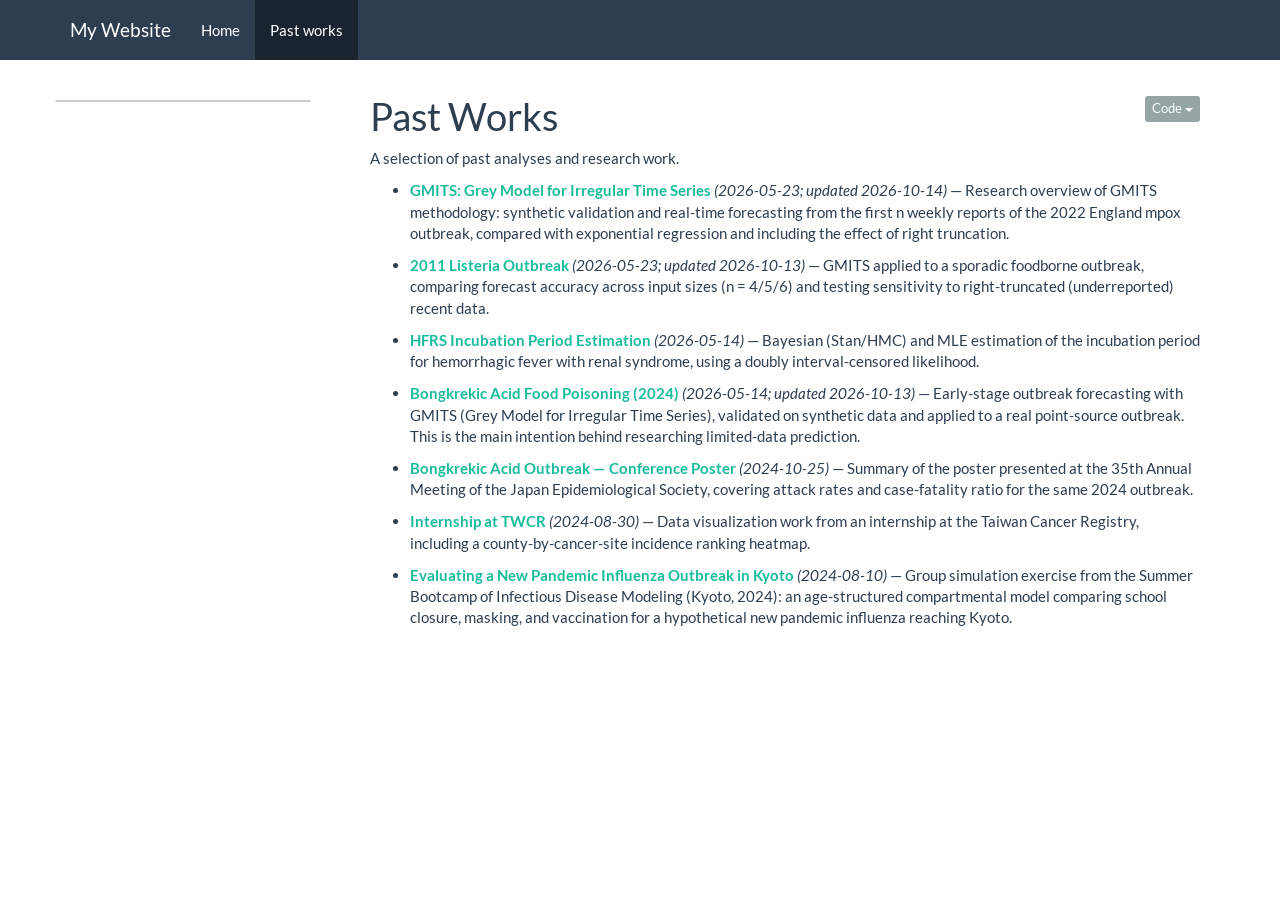
<file: docs/results.html>
<!DOCTYPE html>

<html>

<head>

<meta charset="utf-8" />
<meta name="generator" content="pandoc" />
<meta http-equiv="X-UA-Compatible" content="IE=EDGE" />




<title>Past Works</title>

<script src="site_libs/header-attrs-2.32/header-attrs.js"></script>
<script src="site_libs/jquery-3.6.0/jquery-3.6.0.min.js"></script>
<meta name="viewport" content="width=device-width, initial-scale=1" />
<link href="site_libs/bootstrap-3.3.5/css/flatly.min.css" rel="stylesheet" />
<script src="site_libs/bootstrap-3.3.5/js/bootstrap.min.js"></script>
<script src="site_libs/bootstrap-3.3.5/shim/html5shiv.min.js"></script>
<script src="site_libs/bootstrap-3.3.5/shim/respond.min.js"></script>
<style>h1 {font-size: 34px;}
       h1.title {font-size: 38px;}
       h2 {font-size: 30px;}
       h3 {font-size: 24px;}
       h4 {font-size: 18px;}
       h5 {font-size: 16px;}
       h6 {font-size: 12px;}
       code {color: inherit; background-color: rgba(0, 0, 0, 0.04);}
       pre:not([class]) { background-color: white }</style>
<script src="site_libs/jqueryui-1.13.2/jquery-ui.min.js"></script>
<link href="site_libs/tocify-1.9.1/jquery.tocify.css" rel="stylesheet" />
<script src="site_libs/tocify-1.9.1/jquery.tocify.js"></script>
<script src="site_libs/navigation-1.1/tabsets.js"></script>
<script src="site_libs/navigation-1.1/codefolding.js"></script>
<link href="site_libs/highlightjs-9.12.0/default.css" rel="stylesheet" />
<script src="site_libs/highlightjs-9.12.0/highlight.js"></script>

<style type="text/css">
  code{white-space: pre-wrap;}
  span.smallcaps{font-variant: small-caps;}
  span.underline{text-decoration: underline;}
  div.column{display: inline-block; vertical-align: top; width: 50%;}
  div.hanging-indent{margin-left: 1.5em; text-indent: -1.5em;}
  ul.task-list{list-style: none;}
    </style>

<style type="text/css">code{white-space: pre;}</style>
<script type="text/javascript">
if (window.hljs) {
  hljs.configure({languages: []});
  hljs.initHighlightingOnLoad();
  if (document.readyState && document.readyState === "complete") {
    window.setTimeout(function() { hljs.initHighlighting(); }, 0);
  }
}
</script>






<link rel="stylesheet" href="site_style.css" type="text/css" />



<style type = "text/css">
.main-container {
  max-width: 940px;
  margin-left: auto;
  margin-right: auto;
}
img {
  max-width:100%;
}
.tabbed-pane {
  padding-top: 12px;
}
.html-widget {
  margin-bottom: 20px;
}
button.code-folding-btn:focus {
  outline: none;
}
summary {
  display: list-item;
}
details > summary > p:only-child {
  display: inline;
}
pre code {
  padding: 0;
}
</style>


<style type="text/css">
.dropdown-submenu {
  position: relative;
}
.dropdown-submenu>.dropdown-menu {
  top: 0;
  left: 100%;
  margin-top: -6px;
  margin-left: -1px;
  border-radius: 0 6px 6px 6px;
}
.dropdown-submenu:hover>.dropdown-menu {
  display: block;
}
.dropdown-submenu>a:after {
  display: block;
  content: " ";
  float: right;
  width: 0;
  height: 0;
  border-color: transparent;
  border-style: solid;
  border-width: 5px 0 5px 5px;
  border-left-color: #cccccc;
  margin-top: 5px;
  margin-right: -10px;
}
.dropdown-submenu:hover>a:after {
  border-left-color: #adb5bd;
}
.dropdown-submenu.pull-left {
  float: none;
}
.dropdown-submenu.pull-left>.dropdown-menu {
  left: -100%;
  margin-left: 10px;
  border-radius: 6px 0 6px 6px;
}
</style>

<script type="text/javascript">
// manage active state of menu based on current page
$(document).ready(function () {
  // active menu anchor
  href = window.location.pathname
  href = href.substr(href.lastIndexOf('/') + 1)
  if (href === "")
    href = "index.html";
  var menuAnchor = $('a[href="' + href + '"]');

  // mark the anchor link active (and if it's in a dropdown, also mark that active)
  var dropdown = menuAnchor.closest('li.dropdown');
  if (window.bootstrap) { // Bootstrap 4+
    menuAnchor.addClass('active');
    dropdown.find('> .dropdown-toggle').addClass('active');
  } else { // Bootstrap 3
    menuAnchor.parent().addClass('active');
    dropdown.addClass('active');
  }

  // Navbar adjustments
  var navHeight = $(".navbar").first().height() + 15;
  var style = document.createElement('style');
  var pt = "padding-top: " + navHeight + "px; ";
  var mt = "margin-top: -" + navHeight + "px; ";
  var css = "";
  // offset scroll position for anchor links (for fixed navbar)
  for (var i = 1; i <= 6; i++) {
    css += ".section h" + i + "{ " + pt + mt + "}\n";
  }
  style.innerHTML = "body {" + pt + "padding-bottom: 40px; }\n" + css;
  document.head.appendChild(style);
});
</script>

<!-- tabsets -->

<style type="text/css">
.tabset-dropdown > .nav-tabs {
  display: inline-table;
  max-height: 500px;
  min-height: 44px;
  overflow-y: auto;
  border: 1px solid #ddd;
  border-radius: 4px;
}

.tabset-dropdown > .nav-tabs > li.active:before, .tabset-dropdown > .nav-tabs.nav-tabs-open:before {
  content: "\e259";
  font-family: 'Glyphicons Halflings';
  display: inline-block;
  padding: 10px;
  border-right: 1px solid #ddd;
}

.tabset-dropdown > .nav-tabs.nav-tabs-open > li.active:before {
  content: "\e258";
  font-family: 'Glyphicons Halflings';
  border: none;
}

.tabset-dropdown > .nav-tabs > li.active {
  display: block;
}

.tabset-dropdown > .nav-tabs > li > a,
.tabset-dropdown > .nav-tabs > li > a:focus,
.tabset-dropdown > .nav-tabs > li > a:hover {
  border: none;
  display: inline-block;
  border-radius: 4px;
  background-color: transparent;
}

.tabset-dropdown > .nav-tabs.nav-tabs-open > li {
  display: block;
  float: none;
}

.tabset-dropdown > .nav-tabs > li {
  display: none;
}
</style>

<!-- code folding -->
<style type="text/css">
.code-folding-btn { margin-bottom: 4px; }
</style>



<style type="text/css">

#TOC {
  margin: 25px 0px 20px 0px;
}
@media (max-width: 768px) {
#TOC {
  position: relative;
  width: 100%;
}
}

@media print {
.toc-content {
  /* see https://github.com/w3c/csswg-drafts/issues/4434 */
  float: right;
}
}

.toc-content {
  padding-left: 30px;
  padding-right: 40px;
}

div.main-container {
  max-width: 1200px;
}

div.tocify {
  width: 20%;
  max-width: 260px;
  max-height: 85%;
}

@media (min-width: 768px) and (max-width: 991px) {
  div.tocify {
    width: 25%;
  }
}

@media (max-width: 767px) {
  div.tocify {
    width: 100%;
    max-width: none;
  }
}

.tocify ul, .tocify li {
  line-height: 20px;
}

.tocify-subheader .tocify-item {
  font-size: 0.90em;
}

.tocify .list-group-item {
  border-radius: 0px;
}


</style>



</head>

<body>


<div class="container-fluid main-container">


<!-- setup 3col/9col grid for toc_float and main content  -->
<div class="row">
<div class="col-xs-12 col-sm-4 col-md-3">
<div id="TOC" class="tocify">
</div>
</div>

<div class="toc-content col-xs-12 col-sm-8 col-md-9">




<div class="navbar navbar-default  navbar-fixed-top" role="navigation">
  <div class="container">
    <div class="navbar-header">
      <button type="button" class="navbar-toggle collapsed" data-toggle="collapse" data-bs-toggle="collapse" data-target="#navbar" data-bs-target="#navbar">
        <span class="icon-bar"></span>
        <span class="icon-bar"></span>
        <span class="icon-bar"></span>
      </button>
      <a class="navbar-brand" href="index.html">My Website</a>
    </div>
    <div id="navbar" class="navbar-collapse collapse">
      <ul class="nav navbar-nav">
        <li>
  <a href="index.html">Home</a>
</li>
<li>
  <a href="results.html">Past works</a>
</li>
      </ul>
      <ul class="nav navbar-nav navbar-right">
        
      </ul>
    </div><!--/.nav-collapse -->
  </div><!--/.container -->
</div><!--/.navbar -->

<div id="header">

<div class="btn-group pull-right float-right">
<button type="button" class="btn btn-default btn-xs btn-secondary btn-sm dropdown-toggle" data-toggle="dropdown" data-bs-toggle="dropdown" aria-haspopup="true" aria-expanded="false"><span>Code</span> <span class="caret"></span></button>
<ul class="dropdown-menu dropdown-menu-right" style="min-width: 50px;">
<li><a id="rmd-show-all-code" href="#">Show All Code</a></li>
<li><a id="rmd-hide-all-code" href="#">Hide All Code</a></li>
</ul>
</div>



<h1 class="title toc-ignore">Past Works</h1>

</div>


<p>A selection of past analyses and research work.</p>
<ul>
<li><p><strong><a href="GMITS_Research.html">GMITS: Grey Model for
Irregular Time Series</a></strong> <em>(2026-05-23; updated
2026-10-14)</em> — Research overview of GMITS methodology: synthetic
validation and real-time forecasting from the first n weekly reports of
the 2022 England mpox outbreak, compared with exponential regression and
including the effect of right truncation.</p></li>
<li><p><strong><a href="Listeria_2011.html">2011 Listeria
Outbreak</a></strong> <em>(2026-05-23; updated 2026-10-13)</em> — GMITS
applied to a sporadic foodborne outbreak, comparing forecast accuracy
across input sizes (n = 4/5/6) and testing sensitivity to
right-truncated (underreported) recent data.</p></li>
<li><p><strong><a href="Hantavirus.html">HFRS Incubation Period
Estimation</a></strong> <em>(2026-05-14)</em> — Bayesian (Stan/HMC) and
MLE estimation of the incubation period for hemorrhagic fever with renal
syndrome, using a doubly interval-censored likelihood.</p></li>
<li><p><strong><a href="Bongkrekic_Acid_2024.html">Bongkrekic Acid Food
Poisoning (2024)</a></strong> <em>(2026-05-14; updated 2026-10-13)</em>
— Early-stage outbreak forecasting with GMITS (Grey Model for Irregular
Time Series), validated on synthetic data and applied to a real
point-source outbreak. This is the main intention behind researching
limited-data prediction.</p></li>
<li><p><strong><a href="Bongkrek_Poster.html">Bongkrekic Acid Outbreak —
Conference Poster</a></strong> <em>(2024-10-25)</em> — Summary of the
poster presented at the 35th Annual Meeting of the Japan Epidemiological
Society, covering attack rates and case-fatality ratio for the same 2024
outbreak.</p></li>
<li><p><strong><a href="Internship.html">Internship at TWCR</a></strong>
<em>(2024-08-30)</em> — Data visualization work from an internship at
the Taiwan Cancer Registry, including a county-by-cancer-site incidence
ranking heatmap.</p></li>
<li><p><strong><a href="Summer-camp.html">Evaluating a New Pandemic
Influenza Outbreak in Kyoto</a></strong> <em>(2024-08-10)</em> — Group
simulation exercise from the Summer Bootcamp of Infectious Disease
Modeling (Kyoto, 2024): an age-structured compartmental model comparing
school closure, masking, and vaccination for a hypothetical new pandemic
influenza reaching Kyoto.</p></li>
</ul>



</div>
</div>

</div>

<script>

// add bootstrap table styles to pandoc tables
function bootstrapStylePandocTables() {
  $('tr.odd').parent('tbody').parent('table').addClass('table table-condensed');
}
$(document).ready(function () {
  bootstrapStylePandocTables();
});


</script>

<!-- tabsets -->

<script>
$(document).ready(function () {
  window.buildTabsets("TOC");
});

$(document).ready(function () {
  $('.tabset-dropdown > .nav-tabs > li').click(function () {
    $(this).parent().toggleClass('nav-tabs-open');
  });
});
</script>

<!-- code folding -->
<script>
$(document).ready(function () {
  window.initializeCodeFolding("hide" === "show");
});
</script>

<script>
$(document).ready(function ()  {

    // temporarily add toc-ignore selector to headers for the consistency with Pandoc
    $('.unlisted.unnumbered').addClass('toc-ignore')

    // move toc-ignore selectors from section div to header
    $('div.section.toc-ignore')
        .removeClass('toc-ignore')
        .children('h1,h2,h3,h4,h5').addClass('toc-ignore');

    // establish options
    var options = {
      selectors: "h1,h2,h3",
      theme: "bootstrap3",
      context: '.toc-content',
      hashGenerator: function (text) {
        return text.replace(/[.\\/?&!#<>]/g, '').replace(/\s/g, '_');
      },
      ignoreSelector: ".toc-ignore",
      scrollTo: 0
    };
    options.showAndHide = true;
    options.smoothScroll = true;

    // tocify
    var toc = $("#TOC").tocify(options).data("toc-tocify");
});
</script>

<!-- dynamically load mathjax for compatibility with self-contained -->
<script>
  (function () {
    var script = document.createElement("script");
    script.type = "text/javascript";
    script.src  = "https://mathjax.rstudio.com/latest/MathJax.js?config=TeX-AMS-MML_HTMLorMML";
    document.getElementsByTagName("head")[0].appendChild(script);
  })();
</script>

</body>
</html>
</file>
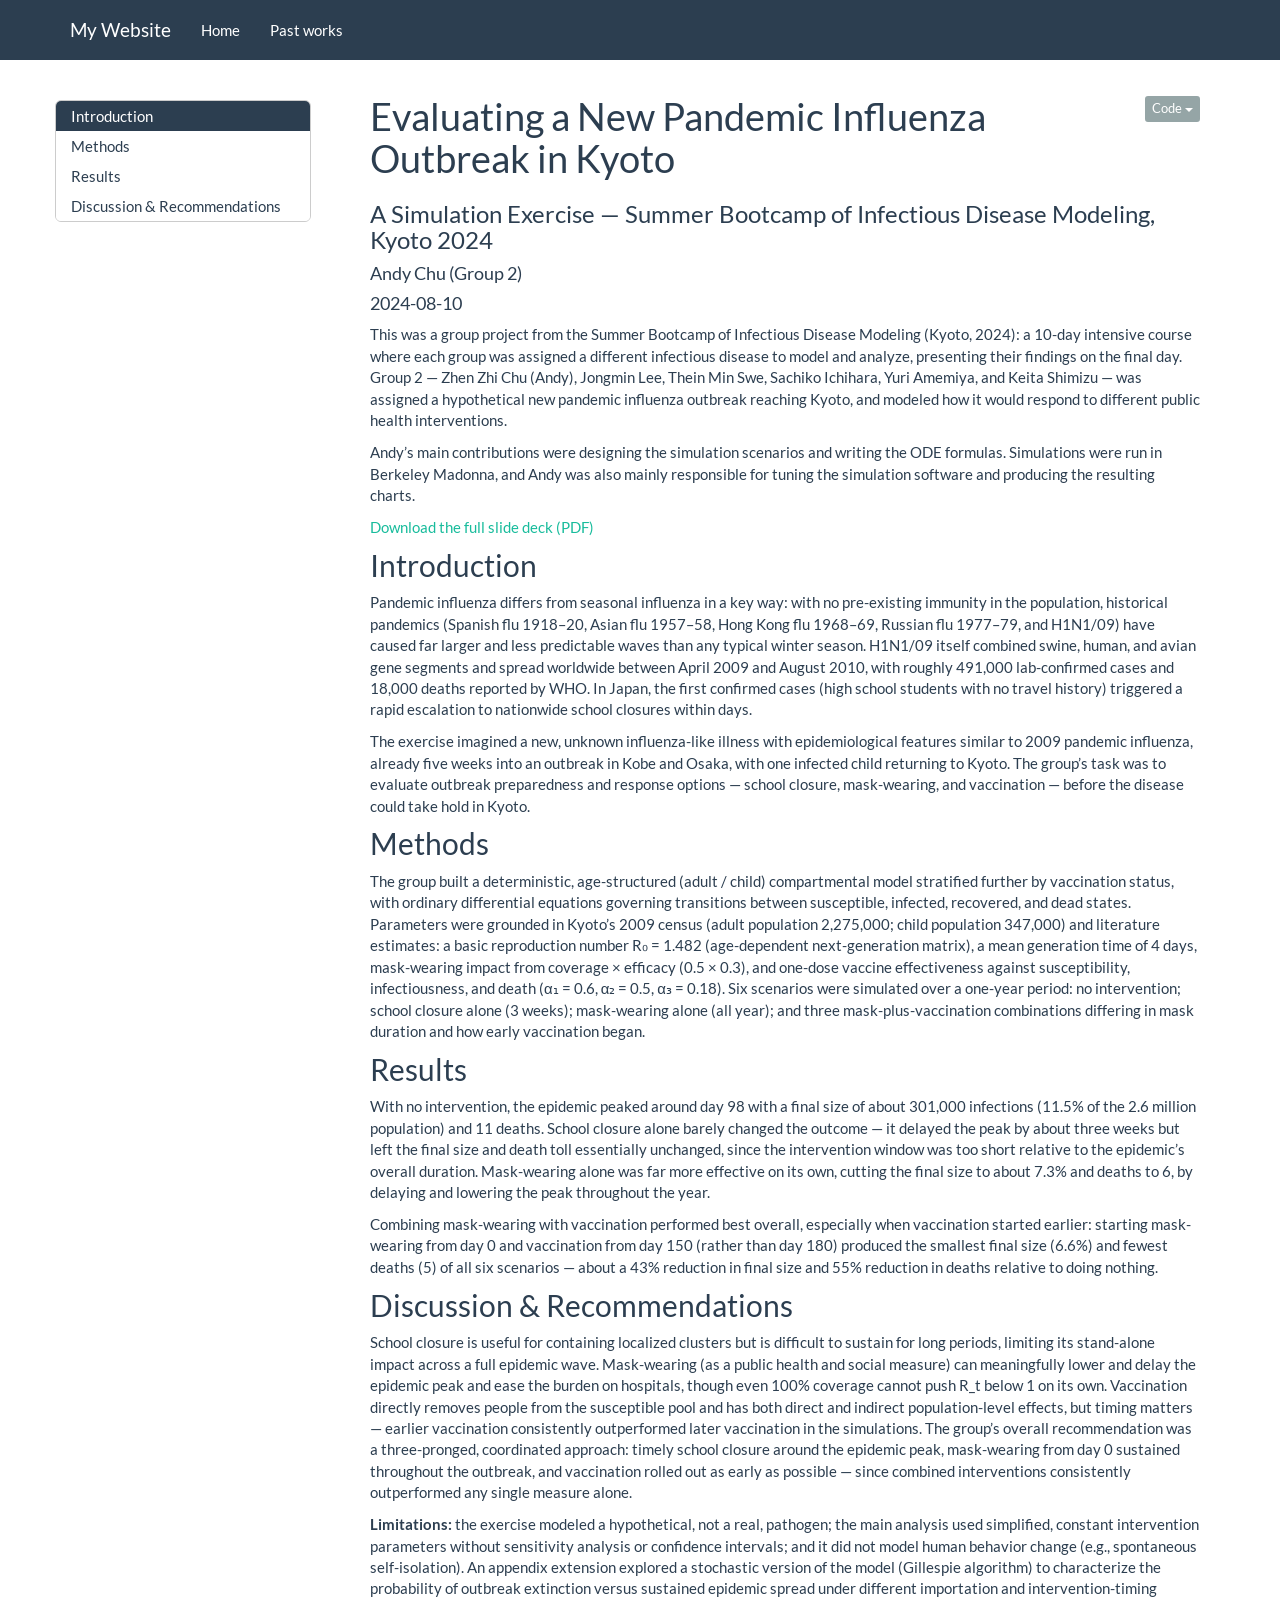
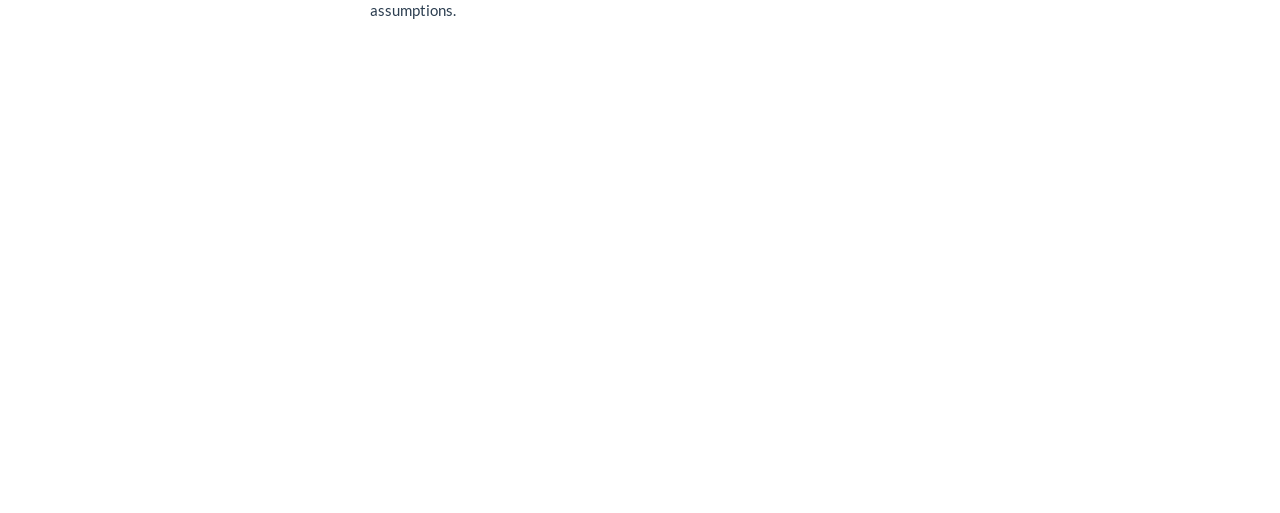
<file: docs/Summer-camp.html>
<!DOCTYPE html>

<html>

<head>

<meta charset="utf-8" />
<meta name="generator" content="pandoc" />
<meta http-equiv="X-UA-Compatible" content="IE=EDGE" />


<meta name="author" content="Andy Chu (Group 2)" />

<meta name="date" content="2024-08-10" />

<title>Evaluating a New Pandemic Influenza Outbreak in Kyoto</title>

<script src="site_libs/header-attrs-2.32/header-attrs.js"></script>
<script src="site_libs/jquery-3.6.0/jquery-3.6.0.min.js"></script>
<meta name="viewport" content="width=device-width, initial-scale=1" />
<link href="site_libs/bootstrap-3.3.5/css/flatly.min.css" rel="stylesheet" />
<script src="site_libs/bootstrap-3.3.5/js/bootstrap.min.js"></script>
<script src="site_libs/bootstrap-3.3.5/shim/html5shiv.min.js"></script>
<script src="site_libs/bootstrap-3.3.5/shim/respond.min.js"></script>
<style>h1 {font-size: 34px;}
       h1.title {font-size: 38px;}
       h2 {font-size: 30px;}
       h3 {font-size: 24px;}
       h4 {font-size: 18px;}
       h5 {font-size: 16px;}
       h6 {font-size: 12px;}
       code {color: inherit; background-color: rgba(0, 0, 0, 0.04);}
       pre:not([class]) { background-color: white }</style>
<script src="site_libs/jqueryui-1.13.2/jquery-ui.min.js"></script>
<link href="site_libs/tocify-1.9.1/jquery.tocify.css" rel="stylesheet" />
<script src="site_libs/tocify-1.9.1/jquery.tocify.js"></script>
<script src="site_libs/navigation-1.1/tabsets.js"></script>
<script src="site_libs/navigation-1.1/codefolding.js"></script>
<link href="site_libs/highlightjs-9.12.0/default.css" rel="stylesheet" />
<script src="site_libs/highlightjs-9.12.0/highlight.js"></script>

<style type="text/css">
  code{white-space: pre-wrap;}
  span.smallcaps{font-variant: small-caps;}
  span.underline{text-decoration: underline;}
  div.column{display: inline-block; vertical-align: top; width: 50%;}
  div.hanging-indent{margin-left: 1.5em; text-indent: -1.5em;}
  ul.task-list{list-style: none;}
    </style>

<style type="text/css">code{white-space: pre;}</style>
<script type="text/javascript">
if (window.hljs) {
  hljs.configure({languages: []});
  hljs.initHighlightingOnLoad();
  if (document.readyState && document.readyState === "complete") {
    window.setTimeout(function() { hljs.initHighlighting(); }, 0);
  }
}
</script>






<link rel="stylesheet" href="site_style.css" type="text/css" />



<style type = "text/css">
.main-container {
  max-width: 940px;
  margin-left: auto;
  margin-right: auto;
}
img {
  max-width:100%;
}
.tabbed-pane {
  padding-top: 12px;
}
.html-widget {
  margin-bottom: 20px;
}
button.code-folding-btn:focus {
  outline: none;
}
summary {
  display: list-item;
}
details > summary > p:only-child {
  display: inline;
}
pre code {
  padding: 0;
}
</style>


<style type="text/css">
.dropdown-submenu {
  position: relative;
}
.dropdown-submenu>.dropdown-menu {
  top: 0;
  left: 100%;
  margin-top: -6px;
  margin-left: -1px;
  border-radius: 0 6px 6px 6px;
}
.dropdown-submenu:hover>.dropdown-menu {
  display: block;
}
.dropdown-submenu>a:after {
  display: block;
  content: " ";
  float: right;
  width: 0;
  height: 0;
  border-color: transparent;
  border-style: solid;
  border-width: 5px 0 5px 5px;
  border-left-color: #cccccc;
  margin-top: 5px;
  margin-right: -10px;
}
.dropdown-submenu:hover>a:after {
  border-left-color: #adb5bd;
}
.dropdown-submenu.pull-left {
  float: none;
}
.dropdown-submenu.pull-left>.dropdown-menu {
  left: -100%;
  margin-left: 10px;
  border-radius: 6px 0 6px 6px;
}
</style>

<script type="text/javascript">
// manage active state of menu based on current page
$(document).ready(function () {
  // active menu anchor
  href = window.location.pathname
  href = href.substr(href.lastIndexOf('/') + 1)
  if (href === "")
    href = "index.html";
  var menuAnchor = $('a[href="' + href + '"]');

  // mark the anchor link active (and if it's in a dropdown, also mark that active)
  var dropdown = menuAnchor.closest('li.dropdown');
  if (window.bootstrap) { // Bootstrap 4+
    menuAnchor.addClass('active');
    dropdown.find('> .dropdown-toggle').addClass('active');
  } else { // Bootstrap 3
    menuAnchor.parent().addClass('active');
    dropdown.addClass('active');
  }

  // Navbar adjustments
  var navHeight = $(".navbar").first().height() + 15;
  var style = document.createElement('style');
  var pt = "padding-top: " + navHeight + "px; ";
  var mt = "margin-top: -" + navHeight + "px; ";
  var css = "";
  // offset scroll position for anchor links (for fixed navbar)
  for (var i = 1; i <= 6; i++) {
    css += ".section h" + i + "{ " + pt + mt + "}\n";
  }
  style.innerHTML = "body {" + pt + "padding-bottom: 40px; }\n" + css;
  document.head.appendChild(style);
});
</script>

<!-- tabsets -->

<style type="text/css">
.tabset-dropdown > .nav-tabs {
  display: inline-table;
  max-height: 500px;
  min-height: 44px;
  overflow-y: auto;
  border: 1px solid #ddd;
  border-radius: 4px;
}

.tabset-dropdown > .nav-tabs > li.active:before, .tabset-dropdown > .nav-tabs.nav-tabs-open:before {
  content: "\e259";
  font-family: 'Glyphicons Halflings';
  display: inline-block;
  padding: 10px;
  border-right: 1px solid #ddd;
}

.tabset-dropdown > .nav-tabs.nav-tabs-open > li.active:before {
  content: "\e258";
  font-family: 'Glyphicons Halflings';
  border: none;
}

.tabset-dropdown > .nav-tabs > li.active {
  display: block;
}

.tabset-dropdown > .nav-tabs > li > a,
.tabset-dropdown > .nav-tabs > li > a:focus,
.tabset-dropdown > .nav-tabs > li > a:hover {
  border: none;
  display: inline-block;
  border-radius: 4px;
  background-color: transparent;
}

.tabset-dropdown > .nav-tabs.nav-tabs-open > li {
  display: block;
  float: none;
}

.tabset-dropdown > .nav-tabs > li {
  display: none;
}
</style>

<!-- code folding -->
<style type="text/css">
.code-folding-btn { margin-bottom: 4px; }
</style>



<style type="text/css">

#TOC {
  margin: 25px 0px 20px 0px;
}
@media (max-width: 768px) {
#TOC {
  position: relative;
  width: 100%;
}
}

@media print {
.toc-content {
  /* see https://github.com/w3c/csswg-drafts/issues/4434 */
  float: right;
}
}

.toc-content {
  padding-left: 30px;
  padding-right: 40px;
}

div.main-container {
  max-width: 1200px;
}

div.tocify {
  width: 20%;
  max-width: 260px;
  max-height: 85%;
}

@media (min-width: 768px) and (max-width: 991px) {
  div.tocify {
    width: 25%;
  }
}

@media (max-width: 767px) {
  div.tocify {
    width: 100%;
    max-width: none;
  }
}

.tocify ul, .tocify li {
  line-height: 20px;
}

.tocify-subheader .tocify-item {
  font-size: 0.90em;
}

.tocify .list-group-item {
  border-radius: 0px;
}


</style>



</head>

<body>


<div class="container-fluid main-container">


<!-- setup 3col/9col grid for toc_float and main content  -->
<div class="row">
<div class="col-xs-12 col-sm-4 col-md-3">
<div id="TOC" class="tocify">
</div>
</div>

<div class="toc-content col-xs-12 col-sm-8 col-md-9">




<div class="navbar navbar-default  navbar-fixed-top" role="navigation">
  <div class="container">
    <div class="navbar-header">
      <button type="button" class="navbar-toggle collapsed" data-toggle="collapse" data-bs-toggle="collapse" data-target="#navbar" data-bs-target="#navbar">
        <span class="icon-bar"></span>
        <span class="icon-bar"></span>
        <span class="icon-bar"></span>
      </button>
      <a class="navbar-brand" href="index.html">My Website</a>
    </div>
    <div id="navbar" class="navbar-collapse collapse">
      <ul class="nav navbar-nav">
        <li>
  <a href="index.html">Home</a>
</li>
<li>
  <a href="results.html">Past works</a>
</li>
      </ul>
      <ul class="nav navbar-nav navbar-right">
        
      </ul>
    </div><!--/.nav-collapse -->
  </div><!--/.container -->
</div><!--/.navbar -->

<div id="header">

<div class="btn-group pull-right float-right">
<button type="button" class="btn btn-default btn-xs btn-secondary btn-sm dropdown-toggle" data-toggle="dropdown" data-bs-toggle="dropdown" aria-haspopup="true" aria-expanded="false"><span>Code</span> <span class="caret"></span></button>
<ul class="dropdown-menu dropdown-menu-right" style="min-width: 50px;">
<li><a id="rmd-show-all-code" href="#">Show All Code</a></li>
<li><a id="rmd-hide-all-code" href="#">Hide All Code</a></li>
</ul>
</div>



<h1 class="title toc-ignore">Evaluating a New Pandemic Influenza
Outbreak in Kyoto</h1>
<h3 class="subtitle">A Simulation Exercise — Summer Bootcamp of
Infectious Disease Modeling, Kyoto 2024</h3>
<h4 class="author">Andy Chu (Group 2)</h4>
<h4 class="date">2024-08-10</h4>

</div>


<p>This was a group project from the Summer Bootcamp of Infectious
Disease Modeling (Kyoto, 2024): a 10-day intensive course where each
group was assigned a different infectious disease to model and analyze,
presenting their findings on the final day. Group 2 — Zhen Zhi Chu
(Andy), Jongmin Lee, Thein Min Swe, Sachiko Ichihara, Yuri Amemiya, and
Keita Shimizu — was assigned a hypothetical new pandemic influenza
outbreak reaching Kyoto, and modeled how it would respond to different
public health interventions.</p>
<p>Andy’s main contributions were designing the simulation scenarios and
writing the ODE formulas. Simulations were run in Berkeley Madonna, and
Andy was also mainly responsible for tuning the simulation software and
producing the resulting charts.</p>
<p><a href="Summer_camp_slides.pdf">Download the full slide deck
(PDF)</a></p>
<div id="introduction" class="section level2">
<h2>Introduction</h2>
<p>Pandemic influenza differs from seasonal influenza in a key way: with
no pre-existing immunity in the population, historical pandemics
(Spanish flu 1918–20, Asian flu 1957–58, Hong Kong flu 1968–69, Russian
flu 1977–79, and H1N1/09) have caused far larger and less predictable
waves than any typical winter season. H1N1/09 itself combined swine,
human, and avian gene segments and spread worldwide between April 2009
and August 2010, with roughly 491,000 lab-confirmed cases and 18,000
deaths reported by WHO. In Japan, the first confirmed cases (high school
students with no travel history) triggered a rapid escalation to
nationwide school closures within days.</p>
<p>The exercise imagined a new, unknown influenza-like illness with
epidemiological features similar to 2009 pandemic influenza, already
five weeks into an outbreak in Kobe and Osaka, with one infected child
returning to Kyoto. The group’s task was to evaluate outbreak
preparedness and response options — school closure, mask-wearing, and
vaccination — before the disease could take hold in Kyoto.</p>
</div>
<div id="methods" class="section level2">
<h2>Methods</h2>
<p>The group built a deterministic, age-structured (adult / child)
compartmental model stratified further by vaccination status, with
ordinary differential equations governing transitions between
susceptible, infected, recovered, and dead states. Parameters were
grounded in Kyoto’s 2009 census (adult population 2,275,000; child
population 347,000) and literature estimates: a basic reproduction
number R₀ = 1.482 (age-dependent next-generation matrix), a mean
generation time of 4 days, mask-wearing impact from coverage × efficacy
(0.5 × 0.3), and one-dose vaccine effectiveness against susceptibility,
infectiousness, and death (α₁ = 0.6, α₂ = 0.5, α₃ = 0.18). Six scenarios
were simulated over a one-year period: no intervention; school closure
alone (3 weeks); mask-wearing alone (all year); and three
mask-plus-vaccination combinations differing in mask duration and how
early vaccination began.</p>
</div>
<div id="results" class="section level2">
<h2>Results</h2>
<p>With no intervention, the epidemic peaked around day 98 with a final
size of about 301,000 infections (11.5% of the 2.6 million population)
and 11 deaths. School closure alone barely changed the outcome — it
delayed the peak by about three weeks but left the final size and death
toll essentially unchanged, since the intervention window was too short
relative to the epidemic’s overall duration. Mask-wearing alone was far
more effective on its own, cutting the final size to about 7.3% and
deaths to 6, by delaying and lowering the peak throughout the year.</p>
<p>Combining mask-wearing with vaccination performed best overall,
especially when vaccination started earlier: starting mask-wearing from
day 0 and vaccination from day 150 (rather than day 180) produced the
smallest final size (6.6%) and fewest deaths (5) of all six scenarios —
about a 43% reduction in final size and 55% reduction in deaths relative
to doing nothing.</p>
</div>
<div id="discussion-recommendations" class="section level2">
<h2>Discussion &amp; Recommendations</h2>
<p>School closure is useful for containing localized clusters but is
difficult to sustain for long periods, limiting its stand-alone impact
across a full epidemic wave. Mask-wearing (as a public health and social
measure) can meaningfully lower and delay the epidemic peak and ease the
burden on hospitals, though even 100% coverage cannot push R_t below 1
on its own. Vaccination directly removes people from the susceptible
pool and has both direct and indirect population-level effects, but
timing matters — earlier vaccination consistently outperformed later
vaccination in the simulations. The group’s overall recommendation was a
three-pronged, coordinated approach: timely school closure around the
epidemic peak, mask-wearing from day 0 sustained throughout the
outbreak, and vaccination rolled out as early as possible — since
combined interventions consistently outperformed any single measure
alone.</p>
<p><strong>Limitations:</strong> the exercise modeled a hypothetical,
not a real, pathogen; the main analysis used simplified, constant
intervention parameters without sensitivity analysis or confidence
intervals; and it did not model human behavior change (e.g., spontaneous
self-isolation). An appendix extension explored a stochastic version of
the model (Gillespie algorithm) to characterize the probability of
outbreak extinction versus sustained epidemic spread under different
importation and intervention-timing assumptions.</p>
</div>



</div>
</div>

</div>

<script>

// add bootstrap table styles to pandoc tables
function bootstrapStylePandocTables() {
  $('tr.odd').parent('tbody').parent('table').addClass('table table-condensed');
}
$(document).ready(function () {
  bootstrapStylePandocTables();
});


</script>

<!-- tabsets -->

<script>
$(document).ready(function () {
  window.buildTabsets("TOC");
});

$(document).ready(function () {
  $('.tabset-dropdown > .nav-tabs > li').click(function () {
    $(this).parent().toggleClass('nav-tabs-open');
  });
});
</script>

<!-- code folding -->
<script>
$(document).ready(function () {
  window.initializeCodeFolding("hide" === "show");
});
</script>

<script>
$(document).ready(function ()  {

    // temporarily add toc-ignore selector to headers for the consistency with Pandoc
    $('.unlisted.unnumbered').addClass('toc-ignore')

    // move toc-ignore selectors from section div to header
    $('div.section.toc-ignore')
        .removeClass('toc-ignore')
        .children('h1,h2,h3,h4,h5').addClass('toc-ignore');

    // establish options
    var options = {
      selectors: "h1,h2,h3",
      theme: "bootstrap3",
      context: '.toc-content',
      hashGenerator: function (text) {
        return text.replace(/[.\\/?&!#<>]/g, '').replace(/\s/g, '_');
      },
      ignoreSelector: ".toc-ignore",
      scrollTo: 0
    };
    options.showAndHide = true;
    options.smoothScroll = true;

    // tocify
    var toc = $("#TOC").tocify(options).data("toc-tocify");
});
</script>

<!-- dynamically load mathjax for compatibility with self-contained -->
<script>
  (function () {
    var script = document.createElement("script");
    script.type = "text/javascript";
    script.src  = "https://mathjax.rstudio.com/latest/MathJax.js?config=TeX-AMS-MML_HTMLorMML";
    document.getElementsByTagName("head")[0].appendChild(script);
  })();
</script>

</body>
</html>
</file>
<file: docs/site_libs/highlightjs-9.12.0/default.css>
.hljs-literal {
  color: #990073;
}

.hljs-number {
  color: #099;
}

.hljs-comment {
  color: #998;
  font-style: italic;
}

.hljs-keyword {
  color: #900;
  font-weight: bold;
}

.hljs-string {
  color: #d14;
}
</file>
<file: docs/site_style.css>
table { border-collapse: collapse !important; margin: 0.5em 0; }
table th, table td {
  border: 1px solid #ced4da !important;
  padding: 6px 14px !important;
}
table thead th {
  background-color: #f1f3f5 !important;
  font-weight: 600;
}
</file>
<file: docs/site_libs/lightable-0.0.1/lightable.css>
/*!
 * lightable v0.0.1
 * Copyright 2020 Hao Zhu
 * Licensed under MIT (https://github.com/haozhu233/kableExtra/blob/master/LICENSE)
 */

.lightable-minimal {
  border-collapse: separate;
  border-spacing: 16px 1px;
  width: 100%;
  margin-bottom: 10px;
}

.lightable-minimal td {
  margin-left: 5px;
  margin-right: 5px;
}

.lightable-minimal th {
  margin-left: 5px;
  margin-right: 5px;
}

.lightable-minimal thead tr:last-child th {
  border-bottom: 2px solid #00000050;
  empty-cells: hide;

}

.lightable-minimal tbody tr:first-child td {
  padding-top: 0.5em;
}

.lightable-minimal.lightable-hover tbody tr:hover {
  background-color: #f5f5f5;
}

.lightable-minimal.lightable-striped tbody tr:nth-child(even) {
  background-color: #f5f5f5;
}

.lightable-classic {
  border-top: 0.16em solid #111111;
  border-bottom: 0.16em solid #111111;
  width: 100%;
  margin-bottom: 10px;
  margin: 10px 5px;
}

.lightable-classic tfoot tr td {
  border: 0;
}

.lightable-classic tfoot tr:first-child td {
  border-top: 0.14em solid #111111;
}

.lightable-classic caption {
  color: #222222;
}

.lightable-classic td {
  padding-left: 5px;
  padding-right: 5px;
  color: #222222;
}

.lightable-classic th {
  padding-left: 5px;
  padding-right: 5px;
  font-weight: normal;
  color: #222222;
}

.lightable-classic thead tr:last-child th {
  border-bottom: 0.10em solid #111111;
}

.lightable-classic.lightable-hover tbody tr:hover {
  background-color: #F9EEC1;
}

.lightable-classic.lightable-striped tbody tr:nth-child(even) {
  background-color: #f5f5f5;
}

.lightable-classic-2 {
  border-top: 3px double #111111;
  border-bottom: 3px double #111111;
  width: 100%;
  margin-bottom: 10px;
}

.lightable-classic-2 tfoot tr td {
  border: 0;
}

.lightable-classic-2 tfoot tr:first-child td {
  border-top: 3px double #111111;
}

.lightable-classic-2 caption {
  color: #222222;
}

.lightable-classic-2 td {
  padding-left: 5px;
  padding-right: 5px;
  color: #222222;
}

.lightable-classic-2 th {
  padding-left: 5px;
  padding-right: 5px;
  font-weight: normal;
  color: #222222;
}

.lightable-classic-2 tbody tr:last-child td {
  border-bottom: 3px double #111111;
}

.lightable-classic-2 thead tr:last-child th {
  border-bottom: 1px solid #111111;
}

.lightable-classic-2.lightable-hover tbody tr:hover {
  background-color: #F9EEC1;
}

.lightable-classic-2.lightable-striped tbody tr:nth-child(even) {
  background-color: #f5f5f5;
}

.lightable-material {
  min-width: 100%;
  white-space: nowrap;
  table-layout: fixed;
  font-family: Roboto, sans-serif;
  border: 1px solid #EEE;
  border-collapse: collapse;
  margin-bottom: 10px;
}

.lightable-material tfoot tr td {
  border: 0;
}

.lightable-material tfoot tr:first-child td {
  border-top: 1px solid #EEE;
}

.lightable-material th {
  height: 56px;
  padding-left: 16px;
  padding-right: 16px;
}

.lightable-material td {
  height: 52px;
  padding-left: 16px;
  padding-right: 16px;
  border-top: 1px solid #eeeeee;
}

.lightable-material.lightable-hover tbody tr:hover {
  background-color: #f5f5f5;
}

.lightable-material.lightable-striped tbody tr:nth-child(even) {
  background-color: #f5f5f5;
}

.lightable-material.lightable-striped tbody td {
  border: 0;
}

.lightable-material.lightable-striped thead tr:last-child th {
  border-bottom: 1px solid #ddd;
}

.lightable-material-dark {
  min-width: 100%;
  white-space: nowrap;
  table-layout: fixed;
  font-family: Roboto, sans-serif;
  border: 1px solid #FFFFFF12;
  border-collapse: collapse;
  margin-bottom: 10px;
  background-color: #363640;
}

.lightable-material-dark tfoot tr td {
  border: 0;
}

.lightable-material-dark tfoot tr:first-child td {
  border-top: 1px solid #FFFFFF12;
}

.lightable-material-dark th {
  height: 56px;
  padding-left: 16px;
  padding-right: 16px;
  color: #FFFFFF60;
}

.lightable-material-dark td {
  height: 52px;
  padding-left: 16px;
  padding-right: 16px;
  color: #FFFFFF;
  border-top: 1px solid #FFFFFF12;
}

.lightable-material-dark.lightable-hover tbody tr:hover {
  background-color: #FFFFFF12;
}

.lightable-material-dark.lightable-striped tbody tr:nth-child(even) {
  background-color: #FFFFFF12;
}

.lightable-material-dark.lightable-striped tbody td {
  border: 0;
}

.lightable-material-dark.lightable-striped thead tr:last-child th {
  border-bottom: 1px solid #FFFFFF12;
}

.lightable-paper {
  width: 100%;
  margin-bottom: 10px;
  color: #444;
}

.lightable-paper tfoot tr td {
  border: 0;
}

.lightable-paper tfoot tr:first-child td {
  border-top: 1px solid #00000020;
}

.lightable-paper thead tr:last-child th {
  color: #666;
  vertical-align: bottom;
  border-bottom: 1px solid #00000020;
  line-height: 1.15em;
  padding: 10px 5px;
}

.lightable-paper td {
  vertical-align: middle;
  border-bottom: 1px solid #00000010;
  line-height: 1.15em;
  padding: 7px 5px;
}

.lightable-paper.lightable-hover tbody tr:hover {
  background-color: #F9EEC1;
}

.lightable-paper.lightable-striped tbody tr:nth-child(even) {
  background-color: #00000008;
}

.lightable-paper.lightable-striped tbody td {
  border: 0;
}
</file>
<file: docs/site_libs/bootstrap-3.3.5/css/flatly.min.css>
@font-face {
  font-family: 'Lato';
  font-style: normal;
  font-weight: 400;
  src: url(fonts/Lato.ttf) format('truetype');
}
@font-face {
  font-family: 'Lato';
  font-style: normal;
  font-weight: 700;
  src: url(fonts/LatoBold.ttf) format('truetype');
}
@font-face {
  font-family: 'Lato';
  font-style: italic;
  font-weight: 400;
  src: url(fonts/LatoItalic.ttf) format('truetype');
}

/*!
 * bootswatch v3.3.6
 * Homepage: http://bootswatch.com
 * Copyright 2012-2015 Thomas Park
 * Licensed under MIT
 * Based on Bootstrap
*//*!
 * Bootstrap v3.3.6 (http://getbootstrap.com)
 * Copyright 2011-2015 Twitter, Inc.
 * Licensed under MIT (https://github.com/twbs/bootstrap/blob/master/LICENSE)
 *//*! normalize.css v3.0.3 | MIT License | github.com/necolas/normalize.css */html{font-family:sans-serif;-ms-text-size-adjust:100%;-webkit-text-size-adjust:100%}body{margin:0}article,aside,details,figcaption,figure,footer,header,hgroup,main,menu,nav,section,summary{display:block}audio,canvas,progress,video{display:inline-block;vertical-align:baseline}audio:not([controls]){display:none;height:0}[hidden],template{display:none}a{background-color:transparent}a:active,a:hover{outline:0}abbr[title]{border-bottom:1px dotted}b,strong{font-weight:bold}dfn{font-style:italic}h1{font-size:2em;margin:0.67em 0}mark{background:#ff0;color:#000}small{font-size:80%}sub,sup{font-size:75%;line-height:0;position:relative;vertical-align:baseline}sup{top:-0.5em}sub{bottom:-0.25em}img{border:0}svg:not(:root){overflow:hidden}figure{margin:1em 40px}hr{-webkit-box-sizing:content-box;-moz-box-sizing:content-box;box-sizing:content-box;height:0}pre{overflow:auto}code,kbd,pre,samp{font-family:monospace, monospace;font-size:1em}button,input,optgroup,select,textarea{color:inherit;font:inherit;margin:0}button{overflow:visible}button,select{text-transform:none}button,html input[type="button"],input[type="reset"],input[type="submit"]{-webkit-appearance:button;cursor:pointer}button[disabled],html input[disabled]{cursor:default}button::-moz-focus-inner,input::-moz-focus-inner{border:0;padding:0}input{line-height:normal}input[type="checkbox"],input[type="radio"]{-webkit-box-sizing:border-box;-moz-box-sizing:border-box;box-sizing:border-box;padding:0}input[type="number"]::-webkit-inner-spin-button,input[type="number"]::-webkit-outer-spin-button{height:auto}input[type="search"]{-webkit-appearance:textfield;-webkit-box-sizing:content-box;-moz-box-sizing:content-box;box-sizing:content-box}input[type="search"]::-webkit-search-cancel-button,input[type="search"]::-webkit-search-decoration{-webkit-appearance:none}fieldset{border:1px solid #c0c0c0;margin:0 2px;padding:0.35em 0.625em 0.75em}legend{border:0;padding:0}textarea{overflow:auto}optgroup{font-weight:bold}table{border-collapse:collapse;border-spacing:0}td,th{padding:0}/*! Source: https://github.com/h5bp/html5-boilerplate/blob/master/src/css/main.css */@media print{*,*:before,*:after{background:transparent !important;color:#000 !important;-webkit-box-shadow:none !important;box-shadow:none !important;text-shadow:none !important}a,a:visited{text-decoration:underline}a[href]:after{content:" (" attr(href) ")"}abbr[title]:after{content:" (" attr(title) ")"}a[href^="#"]:after,a[href^="javascript:"]:after{content:""}pre,blockquote{border:1px solid #999;page-break-inside:avoid}thead{display:table-header-group}tr,img{page-break-inside:avoid}img{max-width:100% !important}p,h2,h3{orphans:3;widows:3}h2,h3{page-break-after:avoid}.navbar{display:none}.btn>.caret,.dropup>.btn>.caret{border-top-color:#000 !important}.label{border:1px solid #000}.table{border-collapse:collapse !important}.table td,.table th{background-color:#fff !important}.table-bordered th,.table-bordered td{border:1px solid #ddd !important}}@font-face{font-family:'Glyphicons Halflings';src:url('../fonts/glyphicons-halflings-regular.eot');src:url('../fonts/glyphicons-halflings-regular.eot?#iefix') format('embedded-opentype'),url('../fonts/glyphicons-halflings-regular.woff') format('woff'),url('../fonts/glyphicons-halflings-regular.ttf') format('truetype'),url('../fonts/glyphicons-halflings-regular.svg#glyphicons_halflingsregular') format('svg')}.glyphicon{position:relative;top:1px;display:inline-block;font-family:'Glyphicons Halflings';font-style:normal;font-weight:normal;line-height:1;-webkit-font-smoothing:antialiased;-moz-osx-font-smoothing:grayscale}.glyphicon-asterisk:before{content:"\002a"}.glyphicon-plus:before{content:"\002b"}.glyphicon-euro:before,.glyphicon-eur:before{content:"\20ac"}.glyphicon-minus:before{content:"\2212"}.glyphicon-cloud:before{content:"\2601"}.glyphicon-envelope:before{content:"\2709"}.glyphicon-pencil:before{content:"\270f"}.glyphicon-glass:before{content:"\e001"}.glyphicon-music:before{content:"\e002"}.glyphicon-search:before{content:"\e003"}.glyphicon-heart:before{content:"\e005"}.glyphicon-star:before{content:"\e006"}.glyphicon-star-empty:before{content:"\e007"}.glyphicon-user:before{content:"\e008"}.glyphicon-film:before{content:"\e009"}.glyphicon-th-large:before{content:"\e010"}.glyphicon-th:before{content:"\e011"}.glyphicon-th-list:before{content:"\e012"}.glyphicon-ok:before{content:"\e013"}.glyphicon-remove:before{content:"\e014"}.glyphicon-zoom-in:before{content:"\e015"}.glyphicon-zoom-out:before{content:"\e016"}.glyphicon-off:before{content:"\e017"}.glyphicon-signal:before{content:"\e018"}.glyphicon-cog:before{content:"\e019"}.glyphicon-trash:before{content:"\e020"}.glyphicon-home:before{content:"\e021"}.glyphicon-file:before{content:"\e022"}.glyphicon-time:before{content:"\e023"}.glyphicon-road:before{content:"\e024"}.glyphicon-download-alt:before{content:"\e025"}.glyphicon-download:before{content:"\e026"}.glyphicon-upload:before{content:"\e027"}.glyphicon-inbox:before{content:"\e028"}.glyphicon-play-circle:before{content:"\e029"}.glyphicon-repeat:before{content:"\e030"}.glyphicon-refresh:before{content:"\e031"}.glyphicon-list-alt:before{content:"\e032"}.glyphicon-lock:before{content:"\e033"}.glyphicon-flag:before{content:"\e034"}.glyphicon-headphones:before{content:"\e035"}.glyphicon-volume-off:before{content:"\e036"}.glyphicon-volume-down:before{content:"\e037"}.glyphicon-volume-up:before{content:"\e038"}.glyphicon-qrcode:before{content:"\e039"}.glyphicon-barcode:before{content:"\e040"}.glyphicon-tag:before{content:"\e041"}.glyphicon-tags:before{content:"\e042"}.glyphicon-book:before{content:"\e043"}.glyphicon-bookmark:before{content:"\e044"}.glyphicon-print:before{content:"\e045"}.glyphicon-camera:before{content:"\e046"}.glyphicon-font:before{content:"\e047"}.glyphicon-bold:before{content:"\e048"}.glyphicon-italic:before{content:"\e049"}.glyphicon-text-height:before{content:"\e050"}.glyphicon-text-width:before{content:"\e051"}.glyphicon-align-left:before{content:"\e052"}.glyphicon-align-center:before{content:"\e053"}.glyphicon-align-right:before{content:"\e054"}.glyphicon-align-justify:before{content:"\e055"}.glyphicon-list:before{content:"\e056"}.glyphicon-indent-left:before{content:"\e057"}.glyphicon-indent-right:before{content:"\e058"}.glyphicon-facetime-video:before{content:"\e059"}.glyphicon-picture:before{content:"\e060"}.glyphicon-map-marker:before{content:"\e062"}.glyphicon-adjust:before{content:"\e063"}.glyphicon-tint:before{content:"\e064"}.glyphicon-edit:before{content:"\e065"}.glyphicon-share:before{content:"\e066"}.glyphicon-check:before{content:"\e067"}.glyphicon-move:before{content:"\e068"}.glyphicon-step-backward:before{content:"\e069"}.glyphicon-fast-backward:before{content:"\e070"}.glyphicon-backward:before{content:"\e071"}.glyphicon-play:before{content:"\e072"}.glyphicon-pause:before{content:"\e073"}.glyphicon-stop:before{content:"\e074"}.glyphicon-forward:before{content:"\e075"}.glyphicon-fast-forward:before{content:"\e076"}.glyphicon-step-forward:before{content:"\e077"}.glyphicon-eject:before{content:"\e078"}.glyphicon-chevron-left:before{content:"\e079"}.glyphicon-chevron-right:before{content:"\e080"}.glyphicon-plus-sign:before{content:"\e081"}.glyphicon-minus-sign:before{content:"\e082"}.glyphicon-remove-sign:before{content:"\e083"}.glyphicon-ok-sign:before{content:"\e084"}.glyphicon-question-sign:before{content:"\e085"}.glyphicon-info-sign:before{content:"\e086"}.glyphicon-screenshot:before{content:"\e087"}.glyphicon-remove-circle:before{content:"\e088"}.glyphicon-ok-circle:before{content:"\e089"}.glyphicon-ban-circle:before{content:"\e090"}.glyphicon-arrow-left:before{content:"\e091"}.glyphicon-arrow-right:before{content:"\e092"}.glyphicon-arrow-up:before{content:"\e093"}.glyphicon-arrow-down:before{content:"\e094"}.glyphicon-share-alt:before{content:"\e095"}.glyphicon-resize-full:before{content:"\e096"}.glyphicon-resize-small:before{content:"\e097"}.glyphicon-exclamation-sign:before{content:"\e101"}.glyphicon-gift:before{content:"\e102"}.glyphicon-leaf:before{content:"\e103"}.glyphicon-fire:before{content:"\e104"}.glyphicon-eye-open:before{content:"\e105"}.glyphicon-eye-close:before{content:"\e106"}.glyphicon-warning-sign:before{content:"\e107"}.glyphicon-plane:before{content:"\e108"}.glyphicon-calendar:before{content:"\e109"}.glyphicon-random:before{content:"\e110"}.glyphicon-comment:before{content:"\e111"}.glyphicon-magnet:before{content:"\e112"}.glyphicon-chevron-up:before{content:"\e113"}.glyphicon-chevron-down:before{content:"\e114"}.glyphicon-retweet:before{content:"\e115"}.glyphicon-shopping-cart:before{content:"\e116"}.glyphicon-folder-close:before{content:"\e117"}.glyphicon-folder-open:before{content:"\e118"}.glyphicon-resize-vertical:before{content:"\e119"}.glyphicon-resize-horizontal:before{content:"\e120"}.glyphicon-hdd:before{content:"\e121"}.glyphicon-bullhorn:before{content:"\e122"}.glyphicon-bell:before{content:"\e123"}.glyphicon-certificate:before{content:"\e124"}.glyphicon-thumbs-up:before{content:"\e125"}.glyphicon-thumbs-down:before{content:"\e126"}.glyphicon-hand-right:before{content:"\e127"}.glyphicon-hand-left:before{content:"\e128"}.glyphicon-hand-up:before{content:"\e129"}.glyphicon-hand-down:before{content:"\e130"}.glyphicon-circle-arrow-right:before{content:"\e131"}.glyphicon-circle-arrow-left:before{content:"\e132"}.glyphicon-circle-arrow-up:before{content:"\e133"}.glyphicon-circle-arrow-down:before{content:"\e134"}.glyphicon-globe:before{content:"\e135"}.glyphicon-wrench:before{content:"\e136"}.glyphicon-tasks:before{content:"\e137"}.glyphicon-filter:before{content:"\e138"}.glyphicon-briefcase:before{content:"\e139"}.glyphicon-fullscreen:before{content:"\e140"}.glyphicon-dashboard:before{content:"\e141"}.glyphicon-paperclip:before{content:"\e142"}.glyphicon-heart-empty:before{content:"\e143"}.glyphicon-link:before{content:"\e144"}.glyphicon-phone:before{content:"\e145"}.glyphicon-pushpin:before{content:"\e146"}.glyphicon-usd:before{content:"\e148"}.glyphicon-gbp:before{content:"\e149"}.glyphicon-sort:before{content:"\e150"}.glyphicon-sort-by-alphabet:before{content:"\e151"}.glyphicon-sort-by-alphabet-alt:before{content:"\e152"}.glyphicon-sort-by-order:before{content:"\e153"}.glyphicon-sort-by-order-alt:before{content:"\e154"}.glyphicon-sort-by-attributes:before{content:"\e155"}.glyphicon-sort-by-attributes-alt:before{content:"\e156"}.glyphicon-unchecked:before{content:"\e157"}.glyphicon-expand:before{content:"\e158"}.glyphicon-collapse-down:before{content:"\e159"}.glyphicon-collapse-up:before{content:"\e160"}.glyphicon-log-in:before{content:"\e161"}.glyphicon-flash:before{content:"\e162"}.glyphicon-log-out:before{content:"\e163"}.glyphicon-new-window:before{content:"\e164"}.glyphicon-record:before{content:"\e165"}.glyphicon-save:before{content:"\e166"}.glyphicon-open:before{content:"\e167"}.glyphicon-saved:before{content:"\e168"}.glyphicon-import:before{content:"\e169"}.glyphicon-export:before{content:"\e170"}.glyphicon-send:before{content:"\e171"}.glyphicon-floppy-disk:before{content:"\e172"}.glyphicon-floppy-saved:before{content:"\e173"}.glyphicon-floppy-remove:before{content:"\e174"}.glyphicon-floppy-save:before{content:"\e175"}.glyphicon-floppy-open:before{content:"\e176"}.glyphicon-credit-card:before{content:"\e177"}.glyphicon-transfer:before{content:"\e178"}.glyphicon-cutlery:before{content:"\e179"}.glyphicon-header:before{content:"\e180"}.glyphicon-compressed:before{content:"\e181"}.glyphicon-earphone:before{content:"\e182"}.glyphicon-phone-alt:before{content:"\e183"}.glyphicon-tower:before{content:"\e184"}.glyphicon-stats:before{content:"\e185"}.glyphicon-sd-video:before{content:"\e186"}.glyphicon-hd-video:before{content:"\e187"}.glyphicon-subtitles:before{content:"\e188"}.glyphicon-sound-stereo:before{content:"\e189"}.glyphicon-sound-dolby:before{content:"\e190"}.glyphicon-sound-5-1:before{content:"\e191"}.glyphicon-sound-6-1:before{content:"\e192"}.glyphicon-sound-7-1:before{content:"\e193"}.glyphicon-copyright-mark:before{content:"\e194"}.glyphicon-registration-mark:before{content:"\e195"}.glyphicon-cloud-download:before{content:"\e197"}.glyphicon-cloud-upload:before{content:"\e198"}.glyphicon-tree-conifer:before{content:"\e199"}.glyphicon-tree-deciduous:before{content:"\e200"}.glyphicon-cd:before{content:"\e201"}.glyphicon-save-file:before{content:"\e202"}.glyphicon-open-file:before{content:"\e203"}.glyphicon-level-up:before{content:"\e204"}.glyphicon-copy:before{content:"\e205"}.glyphicon-paste:before{content:"\e206"}.glyphicon-alert:before{content:"\e209"}.glyphicon-equalizer:before{content:"\e210"}.glyphicon-king:before{content:"\e211"}.glyphicon-queen:before{content:"\e212"}.glyphicon-pawn:before{content:"\e213"}.glyphicon-bishop:before{content:"\e214"}.glyphicon-knight:before{content:"\e215"}.glyphicon-baby-formula:before{content:"\e216"}.glyphicon-tent:before{content:"\26fa"}.glyphicon-blackboard:before{content:"\e218"}.glyphicon-bed:before{content:"\e219"}.glyphicon-apple:before{content:"\f8ff"}.glyphicon-erase:before{content:"\e221"}.glyphicon-hourglass:before{content:"\231b"}.glyphicon-lamp:before{content:"\e223"}.glyphicon-duplicate:before{content:"\e224"}.glyphicon-piggy-bank:before{content:"\e225"}.glyphicon-scissors:before{content:"\e226"}.glyphicon-bitcoin:before{content:"\e227"}.glyphicon-btc:before{content:"\e227"}.glyphicon-xbt:before{content:"\e227"}.glyphicon-yen:before{content:"\00a5"}.glyphicon-jpy:before{content:"\00a5"}.glyphicon-ruble:before{content:"\20bd"}.glyphicon-rub:before{content:"\20bd"}.glyphicon-scale:before{content:"\e230"}.glyphicon-ice-lolly:before{content:"\e231"}.glyphicon-ice-lolly-tasted:before{content:"\e232"}.glyphicon-education:before{content:"\e233"}.glyphicon-option-horizontal:before{content:"\e234"}.glyphicon-option-vertical:before{content:"\e235"}.glyphicon-menu-hamburger:before{content:"\e236"}.glyphicon-modal-window:before{content:"\e237"}.glyphicon-oil:before{content:"\e238"}.glyphicon-grain:before{content:"\e239"}.glyphicon-sunglasses:before{content:"\e240"}.glyphicon-text-size:before{content:"\e241"}.glyphicon-text-color:before{content:"\e242"}.glyphicon-text-background:before{content:"\e243"}.glyphicon-object-align-top:before{content:"\e244"}.glyphicon-object-align-bottom:before{content:"\e245"}.glyphicon-object-align-horizontal:before{content:"\e246"}.glyphicon-object-align-left:before{content:"\e247"}.glyphicon-object-align-vertical:before{content:"\e248"}.glyphicon-object-align-right:before{content:"\e249"}.glyphicon-triangle-right:before{content:"\e250"}.glyphicon-triangle-left:before{content:"\e251"}.glyphicon-triangle-bottom:before{content:"\e252"}.glyphicon-triangle-top:before{content:"\e253"}.glyphicon-console:before{content:"\e254"}.glyphicon-superscript:before{content:"\e255"}.glyphicon-subscript:before{content:"\e256"}.glyphicon-menu-left:before{content:"\e257"}.glyphicon-menu-right:before{content:"\e258"}.glyphicon-menu-down:before{content:"\e259"}.glyphicon-menu-up:before{content:"\e260"}*{-webkit-box-sizing:border-box;-moz-box-sizing:border-box;box-sizing:border-box}*:before,*:after{-webkit-box-sizing:border-box;-moz-box-sizing:border-box;box-sizing:border-box}html{font-size:10px;-webkit-tap-highlight-color:rgba(0,0,0,0)}body{font-family:"Lato","Helvetica Neue",Helvetica,Arial,sans-serif;font-size:15px;line-height:1.42857143;color:#2c3e50;background-color:#ffffff}input,button,select,textarea{font-family:inherit;font-size:inherit;line-height:inherit}a{color:#18bc9c;text-decoration:none}a:hover,a:focus{color:#18bc9c;text-decoration:underline}a:focus{outline:thin dotted;outline:5px auto -webkit-focus-ring-color;outline-offset:-2px}figure{margin:0}img{vertical-align:middle}.img-responsive,.thumbnail>img,.thumbnail a>img,.carousel-inner>.item>img,.carousel-inner>.item>a>img{display:block;max-width:100%;height:auto}.img-rounded{border-radius:6px}.img-thumbnail{padding:4px;line-height:1.42857143;background-color:#ffffff;border:1px solid #ecf0f1;border-radius:4px;-webkit-transition:all .2s ease-in-out;-o-transition:all .2s ease-in-out;transition:all .2s ease-in-out;display:inline-block;max-width:100%;height:auto}.img-circle{border-radius:50%}hr{margin-top:21px;margin-bottom:21px;border:0;border-top:1px solid #ecf0f1}.sr-only{position:absolute;width:1px;height:1px;margin:-1px;padding:0;overflow:hidden;clip:rect(0, 0, 0, 0);border:0}.sr-only-focusable:active,.sr-only-focusable:focus{position:static;width:auto;height:auto;margin:0;overflow:visible;clip:auto}[role="button"]{cursor:pointer}h1,h2,h3,h4,h5,h6,.h1,.h2,.h3,.h4,.h5,.h6{font-family:"Lato","Helvetica Neue",Helvetica,Arial,sans-serif;font-weight:400;line-height:1.1;color:inherit}h1 small,h2 small,h3 small,h4 small,h5 small,h6 small,.h1 small,.h2 small,.h3 small,.h4 small,.h5 small,.h6 small,h1 .small,h2 .small,h3 .small,h4 .small,h5 .small,h6 .small,.h1 .small,.h2 .small,.h3 .small,.h4 .small,.h5 .small,.h6 .small{font-weight:normal;line-height:1;color:#b4bcc2}h1,.h1,h2,.h2,h3,.h3{margin-top:21px;margin-bottom:10.5px}h1 small,.h1 small,h2 small,.h2 small,h3 small,.h3 small,h1 .small,.h1 .small,h2 .small,.h2 .small,h3 .small,.h3 .small{font-size:65%}h4,.h4,h5,.h5,h6,.h6{margin-top:10.5px;margin-bottom:10.5px}h4 small,.h4 small,h5 small,.h5 small,h6 small,.h6 small,h4 .small,.h4 .small,h5 .small,.h5 .small,h6 .small,.h6 .small{font-size:75%}h1,.h1{font-size:39px}h2,.h2{font-size:32px}h3,.h3{font-size:26px}h4,.h4{font-size:19px}h5,.h5{font-size:15px}h6,.h6{font-size:13px}p{margin:0 0 10.5px}.lead{margin-bottom:21px;font-size:17px;font-weight:300;line-height:1.4}@media (min-width:768px){.lead{font-size:22.5px}}small,.small{font-size:86%}mark,.mark{background-color:#f39c12;padding:.2em}.text-left{text-align:left}.text-right{text-align:right}.text-center{text-align:center}.text-justify{text-align:justify}.text-nowrap{white-space:nowrap}.text-lowercase{text-transform:lowercase}.text-uppercase{text-transform:uppercase}.text-capitalize{text-transform:capitalize}.text-muted{color:#b4bcc2}.text-primary{color:#2c3e50}a.text-primary:hover,a.text-primary:focus{color:#1a242f}.text-success{color:#ffffff}a.text-success:hover,a.text-success:focus{color:#e6e6e6}.text-info{color:#ffffff}a.text-info:hover,a.text-info:focus{color:#e6e6e6}.text-warning{color:#ffffff}a.text-warning:hover,a.text-warning:focus{color:#e6e6e6}.text-danger{color:#ffffff}a.text-danger:hover,a.text-danger:focus{color:#e6e6e6}.bg-primary{color:#fff;background-color:#2c3e50}a.bg-primary:hover,a.bg-primary:focus{background-color:#1a242f}.bg-success{background-color:#18bc9c}a.bg-success:hover,a.bg-success:focus{background-color:#128f76}.bg-info{background-color:#3498db}a.bg-info:hover,a.bg-info:focus{background-color:#217dbb}.bg-warning{background-color:#f39c12}a.bg-warning:hover,a.bg-warning:focus{background-color:#c87f0a}.bg-danger{background-color:#e74c3c}a.bg-danger:hover,a.bg-danger:focus{background-color:#d62c1a}.page-header{padding-bottom:9.5px;margin:42px 0 21px;border-bottom:1px solid transparent}ul,ol{margin-top:0;margin-bottom:10.5px}ul ul,ol ul,ul ol,ol ol{margin-bottom:0}.list-unstyled{padding-left:0;list-style:none}.list-inline{padding-left:0;list-style:none;margin-left:-5px}.list-inline>li{display:inline-block;padding-left:5px;padding-right:5px}dl{margin-top:0;margin-bottom:21px}dt,dd{line-height:1.42857143}dt{font-weight:bold}dd{margin-left:0}@media (min-width:768px){.dl-horizontal dt{float:left;width:160px;clear:left;text-align:right;overflow:hidden;text-overflow:ellipsis;white-space:nowrap}.dl-horizontal dd{margin-left:180px}}abbr[title],abbr[data-original-title]{cursor:help;border-bottom:1px dotted #b4bcc2}.initialism{font-size:90%;text-transform:uppercase}blockquote{padding:10.5px 21px;margin:0 0 21px;font-size:18.75px;border-left:5px solid #ecf0f1}blockquote p:last-child,blockquote ul:last-child,blockquote ol:last-child{margin-bottom:0}blockquote footer,blockquote small,blockquote .small{display:block;font-size:80%;line-height:1.42857143;color:#b4bcc2}blockquote footer:before,blockquote small:before,blockquote .small:before{content:'\2014 \00A0'}.blockquote-reverse,blockquote.pull-right{padding-right:15px;padding-left:0;border-right:5px solid #ecf0f1;border-left:0;text-align:right}.blockquote-reverse footer:before,blockquote.pull-right footer:before,.blockquote-reverse small:before,blockquote.pull-right small:before,.blockquote-reverse .small:before,blockquote.pull-right .small:before{content:''}.blockquote-reverse footer:after,blockquote.pull-right footer:after,.blockquote-reverse small:after,blockquote.pull-right small:after,.blockquote-reverse .small:after,blockquote.pull-right .small:after{content:'\00A0 \2014'}address{margin-bottom:21px;font-style:normal;line-height:1.42857143}code,kbd,pre,samp{font-family:monospace}code{padding:2px 4px;font-size:90%;color:#c7254e;background-color:#f9f2f4;border-radius:4px}kbd{padding:2px 4px;font-size:90%;color:#ffffff;background-color:#333333;border-radius:3px;-webkit-box-shadow:inset 0 -1px 0 rgba(0,0,0,0.25);box-shadow:inset 0 -1px 0 rgba(0,0,0,0.25)}kbd kbd{padding:0;font-size:100%;font-weight:bold;-webkit-box-shadow:none;box-shadow:none}pre{display:block;padding:10px;margin:0 0 10.5px;font-size:14px;line-height:1.42857143;word-break:break-all;word-wrap:break-word;color:#7b8a8b;background-color:#ecf0f1;border:1px solid #cccccc;border-radius:4px}pre code{padding:0;font-size:inherit;color:inherit;white-space:pre-wrap;background-color:transparent;border-radius:0}.pre-scrollable{max-height:340px;overflow-y:scroll}.container{margin-right:auto;margin-left:auto;padding-left:15px;padding-right:15px}@media (min-width:768px){.container{width:750px}}@media (min-width:992px){.container{width:970px}}@media (min-width:1200px){.container{width:1170px}}.container-fluid{margin-right:auto;margin-left:auto;padding-left:15px;padding-right:15px}.row{margin-left:-15px;margin-right:-15px}.col-xs-1,.col-sm-1,.col-md-1,.col-lg-1,.col-xs-2,.col-sm-2,.col-md-2,.col-lg-2,.col-xs-3,.col-sm-3,.col-md-3,.col-lg-3,.col-xs-4,.col-sm-4,.col-md-4,.col-lg-4,.col-xs-5,.col-sm-5,.col-md-5,.col-lg-5,.col-xs-6,.col-sm-6,.col-md-6,.col-lg-6,.col-xs-7,.col-sm-7,.col-md-7,.col-lg-7,.col-xs-8,.col-sm-8,.col-md-8,.col-lg-8,.col-xs-9,.col-sm-9,.col-md-9,.col-lg-9,.col-xs-10,.col-sm-10,.col-md-10,.col-lg-10,.col-xs-11,.col-sm-11,.col-md-11,.col-lg-11,.col-xs-12,.col-sm-12,.col-md-12,.col-lg-12{position:relative;min-height:1px;padding-left:15px;padding-right:15px}.col-xs-1,.col-xs-2,.col-xs-3,.col-xs-4,.col-xs-5,.col-xs-6,.col-xs-7,.col-xs-8,.col-xs-9,.col-xs-10,.col-xs-11,.col-xs-12{float:left}.col-xs-12{width:100%}.col-xs-11{width:91.66666667%}.col-xs-10{width:83.33333333%}.col-xs-9{width:75%}.col-xs-8{width:66.66666667%}.col-xs-7{width:58.33333333%}.col-xs-6{width:50%}.col-xs-5{width:41.66666667%}.col-xs-4{width:33.33333333%}.col-xs-3{width:25%}.col-xs-2{width:16.66666667%}.col-xs-1{width:8.33333333%}.col-xs-pull-12{right:100%}.col-xs-pull-11{right:91.66666667%}.col-xs-pull-10{right:83.33333333%}.col-xs-pull-9{right:75%}.col-xs-pull-8{right:66.66666667%}.col-xs-pull-7{right:58.33333333%}.col-xs-pull-6{right:50%}.col-xs-pull-5{right:41.66666667%}.col-xs-pull-4{right:33.33333333%}.col-xs-pull-3{right:25%}.col-xs-pull-2{right:16.66666667%}.col-xs-pull-1{right:8.33333333%}.col-xs-pull-0{right:auto}.col-xs-push-12{left:100%}.col-xs-push-11{left:91.66666667%}.col-xs-push-10{left:83.33333333%}.col-xs-push-9{left:75%}.col-xs-push-8{left:66.66666667%}.col-xs-push-7{left:58.33333333%}.col-xs-push-6{left:50%}.col-xs-push-5{left:41.66666667%}.col-xs-push-4{left:33.33333333%}.col-xs-push-3{left:25%}.col-xs-push-2{left:16.66666667%}.col-xs-push-1{left:8.33333333%}.col-xs-push-0{left:auto}.col-xs-offset-12{margin-left:100%}.col-xs-offset-11{margin-left:91.66666667%}.col-xs-offset-10{margin-left:83.33333333%}.col-xs-offset-9{margin-left:75%}.col-xs-offset-8{margin-left:66.66666667%}.col-xs-offset-7{margin-left:58.33333333%}.col-xs-offset-6{margin-left:50%}.col-xs-offset-5{margin-left:41.66666667%}.col-xs-offset-4{margin-left:33.33333333%}.col-xs-offset-3{margin-left:25%}.col-xs-offset-2{margin-left:16.66666667%}.col-xs-offset-1{margin-left:8.33333333%}.col-xs-offset-0{margin-left:0%}@media (min-width:768px){.col-sm-1,.col-sm-2,.col-sm-3,.col-sm-4,.col-sm-5,.col-sm-6,.col-sm-7,.col-sm-8,.col-sm-9,.col-sm-10,.col-sm-11,.col-sm-12{float:left}.col-sm-12{width:100%}.col-sm-11{width:91.66666667%}.col-sm-10{width:83.33333333%}.col-sm-9{width:75%}.col-sm-8{width:66.66666667%}.col-sm-7{width:58.33333333%}.col-sm-6{width:50%}.col-sm-5{width:41.66666667%}.col-sm-4{width:33.33333333%}.col-sm-3{width:25%}.col-sm-2{width:16.66666667%}.col-sm-1{width:8.33333333%}.col-sm-pull-12{right:100%}.col-sm-pull-11{right:91.66666667%}.col-sm-pull-10{right:83.33333333%}.col-sm-pull-9{right:75%}.col-sm-pull-8{right:66.66666667%}.col-sm-pull-7{right:58.33333333%}.col-sm-pull-6{right:50%}.col-sm-pull-5{right:41.66666667%}.col-sm-pull-4{right:33.33333333%}.col-sm-pull-3{right:25%}.col-sm-pull-2{right:16.66666667%}.col-sm-pull-1{right:8.33333333%}.col-sm-pull-0{right:auto}.col-sm-push-12{left:100%}.col-sm-push-11{left:91.66666667%}.col-sm-push-10{left:83.33333333%}.col-sm-push-9{left:75%}.col-sm-push-8{left:66.66666667%}.col-sm-push-7{left:58.33333333%}.col-sm-push-6{left:50%}.col-sm-push-5{left:41.66666667%}.col-sm-push-4{left:33.33333333%}.col-sm-push-3{left:25%}.col-sm-push-2{left:16.66666667%}.col-sm-push-1{left:8.33333333%}.col-sm-push-0{left:auto}.col-sm-offset-12{margin-left:100%}.col-sm-offset-11{margin-left:91.66666667%}.col-sm-offset-10{margin-left:83.33333333%}.col-sm-offset-9{margin-left:75%}.col-sm-offset-8{margin-left:66.66666667%}.col-sm-offset-7{margin-left:58.33333333%}.col-sm-offset-6{margin-left:50%}.col-sm-offset-5{margin-left:41.66666667%}.col-sm-offset-4{margin-left:33.33333333%}.col-sm-offset-3{margin-left:25%}.col-sm-offset-2{margin-left:16.66666667%}.col-sm-offset-1{margin-left:8.33333333%}.col-sm-offset-0{margin-left:0%}}@media (min-width:992px){.col-md-1,.col-md-2,.col-md-3,.col-md-4,.col-md-5,.col-md-6,.col-md-7,.col-md-8,.col-md-9,.col-md-10,.col-md-11,.col-md-12{float:left}.col-md-12{width:100%}.col-md-11{width:91.66666667%}.col-md-10{width:83.33333333%}.col-md-9{width:75%}.col-md-8{width:66.66666667%}.col-md-7{width:58.33333333%}.col-md-6{width:50%}.col-md-5{width:41.66666667%}.col-md-4{width:33.33333333%}.col-md-3{width:25%}.col-md-2{width:16.66666667%}.col-md-1{width:8.33333333%}.col-md-pull-12{right:100%}.col-md-pull-11{right:91.66666667%}.col-md-pull-10{right:83.33333333%}.col-md-pull-9{right:75%}.col-md-pull-8{right:66.66666667%}.col-md-pull-7{right:58.33333333%}.col-md-pull-6{right:50%}.col-md-pull-5{right:41.66666667%}.col-md-pull-4{right:33.33333333%}.col-md-pull-3{right:25%}.col-md-pull-2{right:16.66666667%}.col-md-pull-1{right:8.33333333%}.col-md-pull-0{right:auto}.col-md-push-12{left:100%}.col-md-push-11{left:91.66666667%}.col-md-push-10{left:83.33333333%}.col-md-push-9{left:75%}.col-md-push-8{left:66.66666667%}.col-md-push-7{left:58.33333333%}.col-md-push-6{left:50%}.col-md-push-5{left:41.66666667%}.col-md-push-4{left:33.33333333%}.col-md-push-3{left:25%}.col-md-push-2{left:16.66666667%}.col-md-push-1{left:8.33333333%}.col-md-push-0{left:auto}.col-md-offset-12{margin-left:100%}.col-md-offset-11{margin-left:91.66666667%}.col-md-offset-10{margin-left:83.33333333%}.col-md-offset-9{margin-left:75%}.col-md-offset-8{margin-left:66.66666667%}.col-md-offset-7{margin-left:58.33333333%}.col-md-offset-6{margin-left:50%}.col-md-offset-5{margin-left:41.66666667%}.col-md-offset-4{margin-left:33.33333333%}.col-md-offset-3{margin-left:25%}.col-md-offset-2{margin-left:16.66666667%}.col-md-offset-1{margin-left:8.33333333%}.col-md-offset-0{margin-left:0%}}@media (min-width:1200px){.col-lg-1,.col-lg-2,.col-lg-3,.col-lg-4,.col-lg-5,.col-lg-6,.col-lg-7,.col-lg-8,.col-lg-9,.col-lg-10,.col-lg-11,.col-lg-12{float:left}.col-lg-12{width:100%}.col-lg-11{width:91.66666667%}.col-lg-10{width:83.33333333%}.col-lg-9{width:75%}.col-lg-8{width:66.66666667%}.col-lg-7{width:58.33333333%}.col-lg-6{width:50%}.col-lg-5{width:41.66666667%}.col-lg-4{width:33.33333333%}.col-lg-3{width:25%}.col-lg-2{width:16.66666667%}.col-lg-1{width:8.33333333%}.col-lg-pull-12{right:100%}.col-lg-pull-11{right:91.66666667%}.col-lg-pull-10{right:83.33333333%}.col-lg-pull-9{right:75%}.col-lg-pull-8{right:66.66666667%}.col-lg-pull-7{right:58.33333333%}.col-lg-pull-6{right:50%}.col-lg-pull-5{right:41.66666667%}.col-lg-pull-4{right:33.33333333%}.col-lg-pull-3{right:25%}.col-lg-pull-2{right:16.66666667%}.col-lg-pull-1{right:8.33333333%}.col-lg-pull-0{right:auto}.col-lg-push-12{left:100%}.col-lg-push-11{left:91.66666667%}.col-lg-push-10{left:83.33333333%}.col-lg-push-9{left:75%}.col-lg-push-8{left:66.66666667%}.col-lg-push-7{left:58.33333333%}.col-lg-push-6{left:50%}.col-lg-push-5{left:41.66666667%}.col-lg-push-4{left:33.33333333%}.col-lg-push-3{left:25%}.col-lg-push-2{left:16.66666667%}.col-lg-push-1{left:8.33333333%}.col-lg-push-0{left:auto}.col-lg-offset-12{margin-left:100%}.col-lg-offset-11{margin-left:91.66666667%}.col-lg-offset-10{margin-left:83.33333333%}.col-lg-offset-9{margin-left:75%}.col-lg-offset-8{margin-left:66.66666667%}.col-lg-offset-7{margin-left:58.33333333%}.col-lg-offset-6{margin-left:50%}.col-lg-offset-5{margin-left:41.66666667%}.col-lg-offset-4{margin-left:33.33333333%}.col-lg-offset-3{margin-left:25%}.col-lg-offset-2{margin-left:16.66666667%}.col-lg-offset-1{margin-left:8.33333333%}.col-lg-offset-0{margin-left:0%}}table{background-color:transparent}caption{padding-top:8px;padding-bottom:8px;color:#b4bcc2;text-align:left}th{}.table{width:100%;max-width:100%;margin-bottom:21px}.table>thead>tr>th,.table>tbody>tr>th,.table>tfoot>tr>th,.table>thead>tr>td,.table>tbody>tr>td,.table>tfoot>tr>td{padding:8px;line-height:1.42857143;vertical-align:top;border-top:1px solid #ecf0f1}.table>thead>tr>th{vertical-align:bottom;border-bottom:2px solid #ecf0f1}.table>caption+thead>tr:first-child>th,.table>colgroup+thead>tr:first-child>th,.table>thead:first-child>tr:first-child>th,.table>caption+thead>tr:first-child>td,.table>colgroup+thead>tr:first-child>td,.table>thead:first-child>tr:first-child>td{border-top:0}.table>tbody+tbody{border-top:2px solid #ecf0f1}.table .table{background-color:#ffffff}.table-condensed>thead>tr>th,.table-condensed>tbody>tr>th,.table-condensed>tfoot>tr>th,.table-condensed>thead>tr>td,.table-condensed>tbody>tr>td,.table-condensed>tfoot>tr>td{padding:5px}.table-bordered{border:1px solid #ecf0f1}.table-bordered>thead>tr>th,.table-bordered>tbody>tr>th,.table-bordered>tfoot>tr>th,.table-bordered>thead>tr>td,.table-bordered>tbody>tr>td,.table-bordered>tfoot>tr>td{border:1px solid #ecf0f1}.table-bordered>thead>tr>th,.table-bordered>thead>tr>td{border-bottom-width:2px}.table-striped>tbody>tr:nth-of-type(odd){background-color:#f9f9f9}.table-hover>tbody>tr:hover{background-color:#ecf0f1}table col[class*="col-"]{position:static;float:none;display:table-column}table td[class*="col-"],table th[class*="col-"]{position:static;float:none;display:table-cell}.table>thead>tr>td.active,.table>tbody>tr>td.active,.table>tfoot>tr>td.active,.table>thead>tr>th.active,.table>tbody>tr>th.active,.table>tfoot>tr>th.active,.table>thead>tr.active>td,.table>tbody>tr.active>td,.table>tfoot>tr.active>td,.table>thead>tr.active>th,.table>tbody>tr.active>th,.table>tfoot>tr.active>th{background-color:#ecf0f1}.table-hover>tbody>tr>td.active:hover,.table-hover>tbody>tr>th.active:hover,.table-hover>tbody>tr.active:hover>td,.table-hover>tbody>tr:hover>.active,.table-hover>tbody>tr.active:hover>th{background-color:#dde4e6}.table>thead>tr>td.success,.table>tbody>tr>td.success,.table>tfoot>tr>td.success,.table>thead>tr>th.success,.table>tbody>tr>th.success,.table>tfoot>tr>th.success,.table>thead>tr.success>td,.table>tbody>tr.success>td,.table>tfoot>tr.success>td,.table>thead>tr.success>th,.table>tbody>tr.success>th,.table>tfoot>tr.success>th{background-color:#18bc9c}.table-hover>tbody>tr>td.success:hover,.table-hover>tbody>tr>th.success:hover,.table-hover>tbody>tr.success:hover>td,.table-hover>tbody>tr:hover>.success,.table-hover>tbody>tr.success:hover>th{background-color:#15a589}.table>thead>tr>td.info,.table>tbody>tr>td.info,.table>tfoot>tr>td.info,.table>thead>tr>th.info,.table>tbody>tr>th.info,.table>tfoot>tr>th.info,.table>thead>tr.info>td,.table>tbody>tr.info>td,.table>tfoot>tr.info>td,.table>thead>tr.info>th,.table>tbody>tr.info>th,.table>tfoot>tr.info>th{background-color:#3498db}.table-hover>tbody>tr>td.info:hover,.table-hover>tbody>tr>th.info:hover,.table-hover>tbody>tr.info:hover>td,.table-hover>tbody>tr:hover>.info,.table-hover>tbody>tr.info:hover>th{background-color:#258cd1}.table>thead>tr>td.warning,.table>tbody>tr>td.warning,.table>tfoot>tr>td.warning,.table>thead>tr>th.warning,.table>tbody>tr>th.warning,.table>tfoot>tr>th.warning,.table>thead>tr.warning>td,.table>tbody>tr.warning>td,.table>tfoot>tr.warning>td,.table>thead>tr.warning>th,.table>tbody>tr.warning>th,.table>tfoot>tr.warning>th{background-color:#f39c12}.table-hover>tbody>tr>td.warning:hover,.table-hover>tbody>tr>th.warning:hover,.table-hover>tbody>tr.warning:hover>td,.table-hover>tbody>tr:hover>.warning,.table-hover>tbody>tr.warning:hover>th{background-color:#e08e0b}.table>thead>tr>td.danger,.table>tbody>tr>td.danger,.table>tfoot>tr>td.danger,.table>thead>tr>th.danger,.table>tbody>tr>th.danger,.table>tfoot>tr>th.danger,.table>thead>tr.danger>td,.table>tbody>tr.danger>td,.table>tfoot>tr.danger>td,.table>thead>tr.danger>th,.table>tbody>tr.danger>th,.table>tfoot>tr.danger>th{background-color:#e74c3c}.table-hover>tbody>tr>td.danger:hover,.table-hover>tbody>tr>th.danger:hover,.table-hover>tbody>tr.danger:hover>td,.table-hover>tbody>tr:hover>.danger,.table-hover>tbody>tr.danger:hover>th{background-color:#e43725}.table-responsive{overflow-x:auto;min-height:0.01%}@media screen and (max-width:767px){.table-responsive{width:100%;margin-bottom:15.75px;overflow-y:hidden;-ms-overflow-style:-ms-autohiding-scrollbar;border:1px solid #ecf0f1}.table-responsive>.table{margin-bottom:0}.table-responsive>.table>thead>tr>th,.table-responsive>.table>tbody>tr>th,.table-responsive>.table>tfoot>tr>th,.table-responsive>.table>thead>tr>td,.table-responsive>.table>tbody>tr>td,.table-responsive>.table>tfoot>tr>td{white-space:nowrap}.table-responsive>.table-bordered{border:0}.table-responsive>.table-bordered>thead>tr>th:first-child,.table-responsive>.table-bordered>tbody>tr>th:first-child,.table-responsive>.table-bordered>tfoot>tr>th:first-child,.table-responsive>.table-bordered>thead>tr>td:first-child,.table-responsive>.table-bordered>tbody>tr>td:first-child,.table-responsive>.table-bordered>tfoot>tr>td:first-child{border-left:0}.table-responsive>.table-bordered>thead>tr>th:last-child,.table-responsive>.table-bordered>tbody>tr>th:last-child,.table-responsive>.table-bordered>tfoot>tr>th:last-child,.table-responsive>.table-bordered>thead>tr>td:last-child,.table-responsive>.table-bordered>tbody>tr>td:last-child,.table-responsive>.table-bordered>tfoot>tr>td:last-child{border-right:0}.table-responsive>.table-bordered>tbody>tr:last-child>th,.table-responsive>.table-bordered>tfoot>tr:last-child>th,.table-responsive>.table-bordered>tbody>tr:last-child>td,.table-responsive>.table-bordered>tfoot>tr:last-child>td{border-bottom:0}}fieldset{padding:0;margin:0;border:0;min-width:0}legend{display:block;width:100%;padding:0;margin-bottom:21px;font-size:22.5px;line-height:inherit;color:#2c3e50;border:0;border-bottom:1px solid transparent}label{display:inline-block;max-width:100%;margin-bottom:5px;font-weight:bold}input[type="search"]{-webkit-box-sizing:border-box;-moz-box-sizing:border-box;box-sizing:border-box}input[type="radio"],input[type="checkbox"]{margin:4px 0 0;margin-top:1px \9;line-height:normal}input[type="file"]{display:block}input[type="range"]{display:block;width:100%}select[multiple],select[size]{height:auto}input[type="file"]:focus,input[type="radio"]:focus,input[type="checkbox"]:focus{outline:thin dotted;outline:5px auto -webkit-focus-ring-color;outline-offset:-2px}output{display:block;padding-top:11px;font-size:15px;line-height:1.42857143;color:#2c3e50}.form-control{display:block;width:100%;height:45px;padding:10px 15px;font-size:15px;line-height:1.42857143;color:#2c3e50;background-color:#ffffff;background-image:none;border:1px solid #dce4ec;border-radius:4px;-webkit-box-shadow:inset 0 1px 1px rgba(0,0,0,0.075);box-shadow:inset 0 1px 1px rgba(0,0,0,0.075);-webkit-transition:border-color ease-in-out .15s,-webkit-box-shadow ease-in-out .15s;-o-transition:border-color ease-in-out .15s,box-shadow ease-in-out .15s;transition:border-color ease-in-out .15s,box-shadow ease-in-out .15s}.form-control:focus{border-color:#2c3e50;outline:0;-webkit-box-shadow:inset 0 1px 1px rgba(0,0,0,0.075),0 0 8px rgba(44,62,80,0.6);box-shadow:inset 0 1px 1px rgba(0,0,0,0.075),0 0 8px rgba(44,62,80,0.6)}.form-control::-moz-placeholder{color:#acb6c0;opacity:1}.form-control:-ms-input-placeholder{color:#acb6c0}.form-control::-webkit-input-placeholder{color:#acb6c0}.form-control::-ms-expand{border:0;background-color:transparent}.form-control[disabled],.form-control[readonly],fieldset[disabled] .form-control{background-color:#ecf0f1;opacity:1}.form-control[disabled],fieldset[disabled] .form-control{cursor:not-allowed}textarea.form-control{height:auto}input[type="search"]{-webkit-appearance:none}@media screen and (-webkit-min-device-pixel-ratio:0){input[type="date"].form-control,input[type="time"].form-control,input[type="datetime-local"].form-control,input[type="month"].form-control{line-height:45px}input[type="date"].input-sm,input[type="time"].input-sm,input[type="datetime-local"].input-sm,input[type="month"].input-sm,.input-group-sm input[type="date"],.input-group-sm input[type="time"],.input-group-sm input[type="datetime-local"],.input-group-sm input[type="month"]{line-height:35px}input[type="date"].input-lg,input[type="time"].input-lg,input[type="datetime-local"].input-lg,input[type="month"].input-lg,.input-group-lg input[type="date"],.input-group-lg input[type="time"],.input-group-lg input[type="datetime-local"],.input-group-lg input[type="month"]{line-height:66px}}.form-group{margin-bottom:15px}.radio,.checkbox{position:relative;display:block;margin-top:10px;margin-bottom:10px}.radio label,.checkbox label{min-height:21px;padding-left:20px;margin-bottom:0;font-weight:normal;cursor:pointer}.radio input[type="radio"],.radio-inline input[type="radio"],.checkbox input[type="checkbox"],.checkbox-inline input[type="checkbox"]{position:absolute;margin-left:-20px;margin-top:4px \9}.radio+.radio,.checkbox+.checkbox{margin-top:-5px}.radio-inline,.checkbox-inline{position:relative;display:inline-block;padding-left:20px;margin-bottom:0;vertical-align:middle;font-weight:normal;cursor:pointer}.radio-inline+.radio-inline,.checkbox-inline+.checkbox-inline{margin-top:0;margin-left:10px}input[type="radio"][disabled],input[type="checkbox"][disabled],input[type="radio"].disabled,input[type="checkbox"].disabled,fieldset[disabled] input[type="radio"],fieldset[disabled] input[type="checkbox"]{cursor:not-allowed}.radio-inline.disabled,.checkbox-inline.disabled,fieldset[disabled] .radio-inline,fieldset[disabled] .checkbox-inline{cursor:not-allowed}.radio.disabled label,.checkbox.disabled label,fieldset[disabled] .radio label,fieldset[disabled] .checkbox label{cursor:not-allowed}.form-control-static{padding-top:11px;padding-bottom:11px;margin-bottom:0;min-height:36px}.form-control-static.input-lg,.form-control-static.input-sm{padding-left:0;padding-right:0}.input-sm{height:35px;padding:6px 9px;font-size:13px;line-height:1.5;border-radius:3px}select.input-sm{height:35px;line-height:35px}textarea.input-sm,select[multiple].input-sm{height:auto}.form-group-sm .form-control{height:35px;padding:6px 9px;font-size:13px;line-height:1.5;border-radius:3px}.form-group-sm select.form-control{height:35px;line-height:35px}.form-group-sm textarea.form-control,.form-group-sm select[multiple].form-control{height:auto}.form-group-sm .form-control-static{height:35px;min-height:34px;padding:7px 9px;font-size:13px;line-height:1.5}.input-lg{height:66px;padding:18px 27px;font-size:19px;line-height:1.3333333;border-radius:6px}select.input-lg{height:66px;line-height:66px}textarea.input-lg,select[multiple].input-lg{height:auto}.form-group-lg .form-control{height:66px;padding:18px 27px;font-size:19px;line-height:1.3333333;border-radius:6px}.form-group-lg select.form-control{height:66px;line-height:66px}.form-group-lg textarea.form-control,.form-group-lg select[multiple].form-control{height:auto}.form-group-lg .form-control-static{height:66px;min-height:40px;padding:19px 27px;font-size:19px;line-height:1.3333333}.has-feedback{position:relative}.has-feedback .form-control{padding-right:56.25px}.form-control-feedback{position:absolute;top:0;right:0;z-index:2;display:block;width:45px;height:45px;line-height:45px;text-align:center;pointer-events:none}.input-lg+.form-control-feedback,.input-group-lg+.form-control-feedback,.form-group-lg .form-control+.form-control-feedback{width:66px;height:66px;line-height:66px}.input-sm+.form-control-feedback,.input-group-sm+.form-control-feedback,.form-group-sm .form-control+.form-control-feedback{width:35px;height:35px;line-height:35px}.has-success .help-block,.has-success .control-label,.has-success .radio,.has-success .checkbox,.has-success .radio-inline,.has-success .checkbox-inline,.has-success.radio label,.has-success.checkbox label,.has-success.radio-inline label,.has-success.checkbox-inline label{color:#ffffff}.has-success .form-control{border-color:#ffffff;-webkit-box-shadow:inset 0 1px 1px rgba(0,0,0,0.075);box-shadow:inset 0 1px 1px rgba(0,0,0,0.075)}.has-success .form-control:focus{border-color:#e6e6e6;-webkit-box-shadow:inset 0 1px 1px rgba(0,0,0,0.075),0 0 6px #fff;box-shadow:inset 0 1px 1px rgba(0,0,0,0.075),0 0 6px #fff}.has-success .input-group-addon{color:#ffffff;border-color:#ffffff;background-color:#18bc9c}.has-success .form-control-feedback{color:#ffffff}.has-warning .help-block,.has-warning .control-label,.has-warning .radio,.has-warning .checkbox,.has-warning .radio-inline,.has-warning .checkbox-inline,.has-warning.radio label,.has-warning.checkbox label,.has-warning.radio-inline label,.has-warning.checkbox-inline label{color:#ffffff}.has-warning .form-control{border-color:#ffffff;-webkit-box-shadow:inset 0 1px 1px rgba(0,0,0,0.075);box-shadow:inset 0 1px 1px rgba(0,0,0,0.075)}.has-warning .form-control:focus{border-color:#e6e6e6;-webkit-box-shadow:inset 0 1px 1px rgba(0,0,0,0.075),0 0 6px #fff;box-shadow:inset 0 1px 1px rgba(0,0,0,0.075),0 0 6px #fff}.has-warning .input-group-addon{color:#ffffff;border-color:#ffffff;background-color:#f39c12}.has-warning .form-control-feedback{color:#ffffff}.has-error .help-block,.has-error .control-label,.has-error .radio,.has-error .checkbox,.has-error .radio-inline,.has-error .checkbox-inline,.has-error.radio label,.has-error.checkbox label,.has-error.radio-inline label,.has-error.checkbox-inline label{color:#ffffff}.has-error .form-control{border-color:#ffffff;-webkit-box-shadow:inset 0 1px 1px rgba(0,0,0,0.075);box-shadow:inset 0 1px 1px rgba(0,0,0,0.075)}.has-error .form-control:focus{border-color:#e6e6e6;-webkit-box-shadow:inset 0 1px 1px rgba(0,0,0,0.075),0 0 6px #fff;box-shadow:inset 0 1px 1px rgba(0,0,0,0.075),0 0 6px #fff}.has-error .input-group-addon{color:#ffffff;border-color:#ffffff;background-color:#e74c3c}.has-error .form-control-feedback{color:#ffffff}.has-feedback label~.form-control-feedback{top:26px}.has-feedback label.sr-only~.form-control-feedback{top:0}.help-block{display:block;margin-top:5px;margin-bottom:10px;color:#597ea2}@media (min-width:768px){.form-inline .form-group{display:inline-block;margin-bottom:0;vertical-align:middle}.form-inline .form-control{display:inline-block;width:auto;vertical-align:middle}.form-inline .form-control-static{display:inline-block}.form-inline .input-group{display:inline-table;vertical-align:middle}.form-inline .input-group .input-group-addon,.form-inline .input-group .input-group-btn,.form-inline .input-group .form-control{width:auto}.form-inline .input-group>.form-control{width:100%}.form-inline .control-label{margin-bottom:0;vertical-align:middle}.form-inline .radio,.form-inline .checkbox{display:inline-block;margin-top:0;margin-bottom:0;vertical-align:middle}.form-inline .radio label,.form-inline .checkbox label{padding-left:0}.form-inline .radio input[type="radio"],.form-inline .checkbox input[type="checkbox"]{position:relative;margin-left:0}.form-inline .has-feedback .form-control-feedback{top:0}}.form-horizontal .radio,.form-horizontal .checkbox,.form-horizontal .radio-inline,.form-horizontal .checkbox-inline{margin-top:0;margin-bottom:0;padding-top:11px}.form-horizontal .radio,.form-horizontal .checkbox{min-height:32px}.form-horizontal .form-group{margin-left:-15px;margin-right:-15px}@media (min-width:768px){.form-horizontal .control-label{text-align:right;margin-bottom:0;padding-top:11px}}.form-horizontal .has-feedback .form-control-feedback{right:15px}@media (min-width:768px){.form-horizontal .form-group-lg .control-label{padding-top:19px;font-size:19px}}@media (min-width:768px){.form-horizontal .form-group-sm .control-label{padding-top:7px;font-size:13px}}.btn{display:inline-block;margin-bottom:0;font-weight:normal;text-align:center;vertical-align:middle;-ms-touch-action:manipulation;touch-action:manipulation;cursor:pointer;background-image:none;border:1px solid transparent;white-space:nowrap;padding:10px 15px;font-size:15px;line-height:1.42857143;border-radius:4px;-webkit-user-select:none;-moz-user-select:none;-ms-user-select:none;user-select:none}.btn:focus,.btn:active:focus,.btn.active:focus,.btn.focus,.btn:active.focus,.btn.active.focus{outline:thin dotted;outline:5px auto -webkit-focus-ring-color;outline-offset:-2px}.btn:hover,.btn:focus,.btn.focus{color:#ffffff;text-decoration:none}.btn:active,.btn.active{outline:0;background-image:none;-webkit-box-shadow:inset 0 3px 5px rgba(0,0,0,0.125);box-shadow:inset 0 3px 5px rgba(0,0,0,0.125)}.btn.disabled,.btn[disabled],fieldset[disabled] .btn{cursor:not-allowed;opacity:0.65;filter:alpha(opacity=65);-webkit-box-shadow:none;box-shadow:none}a.btn.disabled,fieldset[disabled] a.btn{pointer-events:none}.btn-default{color:#ffffff;background-color:#95a5a6;border-color:#95a5a6}.btn-default:focus,.btn-default.focus{color:#ffffff;background-color:#798d8f;border-color:#566566}.btn-default:hover{color:#ffffff;background-color:#798d8f;border-color:#74898a}.btn-default:active,.btn-default.active,.open>.dropdown-toggle.btn-default{color:#ffffff;background-color:#798d8f;border-color:#74898a}.btn-default:active:hover,.btn-default.active:hover,.open>.dropdown-toggle.btn-default:hover,.btn-default:active:focus,.btn-default.active:focus,.open>.dropdown-toggle.btn-default:focus,.btn-default:active.focus,.btn-default.active.focus,.open>.dropdown-toggle.btn-default.focus{color:#ffffff;background-color:#687b7c;border-color:#566566}.btn-default:active,.btn-default.active,.open>.dropdown-toggle.btn-default{background-image:none}.btn-default.disabled:hover,.btn-default[disabled]:hover,fieldset[disabled] .btn-default:hover,.btn-default.disabled:focus,.btn-default[disabled]:focus,fieldset[disabled] .btn-default:focus,.btn-default.disabled.focus,.btn-default[disabled].focus,fieldset[disabled] .btn-default.focus{background-color:#95a5a6;border-color:#95a5a6}.btn-default .badge{color:#95a5a6;background-color:#ffffff}.btn-primary{color:#ffffff;background-color:#2c3e50;border-color:#2c3e50}.btn-primary:focus,.btn-primary.focus{color:#ffffff;background-color:#1a242f;border-color:#000000}.btn-primary:hover{color:#ffffff;background-color:#1a242f;border-color:#161f29}.btn-primary:active,.btn-primary.active,.open>.dropdown-toggle.btn-primary{color:#ffffff;background-color:#1a242f;border-color:#161f29}.btn-primary:active:hover,.btn-primary.active:hover,.open>.dropdown-toggle.btn-primary:hover,.btn-primary:active:focus,.btn-primary.active:focus,.open>.dropdown-toggle.btn-primary:focus,.btn-primary:active.focus,.btn-primary.active.focus,.open>.dropdown-toggle.btn-primary.focus{color:#ffffff;background-color:#0d1318;border-color:#000000}.btn-primary:active,.btn-primary.active,.open>.dropdown-toggle.btn-primary{background-image:none}.btn-primary.disabled:hover,.btn-primary[disabled]:hover,fieldset[disabled] .btn-primary:hover,.btn-primary.disabled:focus,.btn-primary[disabled]:focus,fieldset[disabled] .btn-primary:focus,.btn-primary.disabled.focus,.btn-primary[disabled].focus,fieldset[disabled] .btn-primary.focus{background-color:#2c3e50;border-color:#2c3e50}.btn-primary .badge{color:#2c3e50;background-color:#ffffff}.btn-success{color:#ffffff;background-color:#18bc9c;border-color:#18bc9c}.btn-success:focus,.btn-success.focus{color:#ffffff;background-color:#128f76;border-color:#0a4b3e}.btn-success:hover{color:#ffffff;background-color:#128f76;border-color:#11866f}.btn-success:active,.btn-success.active,.open>.dropdown-toggle.btn-success{color:#ffffff;background-color:#128f76;border-color:#11866f}.btn-success:active:hover,.btn-success.active:hover,.open>.dropdown-toggle.btn-success:hover,.btn-success:active:focus,.btn-success.active:focus,.open>.dropdown-toggle.btn-success:focus,.btn-success:active.focus,.btn-success.active.focus,.open>.dropdown-toggle.btn-success.focus{color:#ffffff;background-color:#0e6f5c;border-color:#0a4b3e}.btn-success:active,.btn-success.active,.open>.dropdown-toggle.btn-success{background-image:none}.btn-success.disabled:hover,.btn-success[disabled]:hover,fieldset[disabled] .btn-success:hover,.btn-success.disabled:focus,.btn-success[disabled]:focus,fieldset[disabled] .btn-success:focus,.btn-success.disabled.focus,.btn-success[disabled].focus,fieldset[disabled] .btn-success.focus{background-color:#18bc9c;border-color:#18bc9c}.btn-success .badge{color:#18bc9c;background-color:#ffffff}.btn-info{color:#ffffff;background-color:#3498db;border-color:#3498db}.btn-info:focus,.btn-info.focus{color:#ffffff;background-color:#217dbb;border-color:#16527a}.btn-info:hover{color:#ffffff;background-color:#217dbb;border-color:#2077b2}.btn-info:active,.btn-info.active,.open>.dropdown-toggle.btn-info{color:#ffffff;background-color:#217dbb;border-color:#2077b2}.btn-info:active:hover,.btn-info.active:hover,.open>.dropdown-toggle.btn-info:hover,.btn-info:active:focus,.btn-info.active:focus,.open>.dropdown-toggle.btn-info:focus,.btn-info:active.focus,.btn-info.active.focus,.open>.dropdown-toggle.btn-info.focus{color:#ffffff;background-color:#1c699d;border-color:#16527a}.btn-info:active,.btn-info.active,.open>.dropdown-toggle.btn-info{background-image:none}.btn-info.disabled:hover,.btn-info[disabled]:hover,fieldset[disabled] .btn-info:hover,.btn-info.disabled:focus,.btn-info[disabled]:focus,fieldset[disabled] .btn-info:focus,.btn-info.disabled.focus,.btn-info[disabled].focus,fieldset[disabled] .btn-info.focus{background-color:#3498db;border-color:#3498db}.btn-info .badge{color:#3498db;background-color:#ffffff}.btn-warning{color:#ffffff;background-color:#f39c12;border-color:#f39c12}.btn-warning:focus,.btn-warning.focus{color:#ffffff;background-color:#c87f0a;border-color:#7f5006}.btn-warning:hover{color:#ffffff;background-color:#c87f0a;border-color:#be780a}.btn-warning:active,.btn-warning.active,.open>.dropdown-toggle.btn-warning{color:#ffffff;background-color:#c87f0a;border-color:#be780a}.btn-warning:active:hover,.btn-warning.active:hover,.open>.dropdown-toggle.btn-warning:hover,.btn-warning:active:focus,.btn-warning.active:focus,.open>.dropdown-toggle.btn-warning:focus,.btn-warning:active.focus,.btn-warning.active.focus,.open>.dropdown-toggle.btn-warning.focus{color:#ffffff;background-color:#a66908;border-color:#7f5006}.btn-warning:active,.btn-warning.active,.open>.dropdown-toggle.btn-warning{background-image:none}.btn-warning.disabled:hover,.btn-warning[disabled]:hover,fieldset[disabled] .btn-warning:hover,.btn-warning.disabled:focus,.btn-warning[disabled]:focus,fieldset[disabled] .btn-warning:focus,.btn-warning.disabled.focus,.btn-warning[disabled].focus,fieldset[disabled] .btn-warning.focus{background-color:#f39c12;border-color:#f39c12}.btn-warning .badge{color:#f39c12;background-color:#ffffff}.btn-danger{color:#ffffff;background-color:#e74c3c;border-color:#e74c3c}.btn-danger:focus,.btn-danger.focus{color:#ffffff;background-color:#d62c1a;border-color:#921e12}.btn-danger:hover{color:#ffffff;background-color:#d62c1a;border-color:#cd2a19}.btn-danger:active,.btn-danger.active,.open>.dropdown-toggle.btn-danger{color:#ffffff;background-color:#d62c1a;border-color:#cd2a19}.btn-danger:active:hover,.btn-danger.active:hover,.open>.dropdown-toggle.btn-danger:hover,.btn-danger:active:focus,.btn-danger.active:focus,.open>.dropdown-toggle.btn-danger:focus,.btn-danger:active.focus,.btn-danger.active.focus,.open>.dropdown-toggle.btn-danger.focus{color:#ffffff;background-color:#b62516;border-color:#921e12}.btn-danger:active,.btn-danger.active,.open>.dropdown-toggle.btn-danger{background-image:none}.btn-danger.disabled:hover,.btn-danger[disabled]:hover,fieldset[disabled] .btn-danger:hover,.btn-danger.disabled:focus,.btn-danger[disabled]:focus,fieldset[disabled] .btn-danger:focus,.btn-danger.disabled.focus,.btn-danger[disabled].focus,fieldset[disabled] .btn-danger.focus{background-color:#e74c3c;border-color:#e74c3c}.btn-danger .badge{color:#e74c3c;background-color:#ffffff}.btn-link{color:#18bc9c;font-weight:normal;border-radius:0}.btn-link,.btn-link:active,.btn-link.active,.btn-link[disabled],fieldset[disabled] .btn-link{background-color:transparent;-webkit-box-shadow:none;box-shadow:none}.btn-link,.btn-link:hover,.btn-link:focus,.btn-link:active{border-color:transparent}.btn-link:hover,.btn-link:focus{color:#18bc9c;text-decoration:underline;background-color:transparent}.btn-link[disabled]:hover,fieldset[disabled] .btn-link:hover,.btn-link[disabled]:focus,fieldset[disabled] .btn-link:focus{color:#b4bcc2;text-decoration:none}.btn-lg,.btn-group-lg>.btn{padding:18px 27px;font-size:19px;line-height:1.3333333;border-radius:6px}.btn-sm,.btn-group-sm>.btn{padding:6px 9px;font-size:13px;line-height:1.5;border-radius:3px}.btn-xs,.btn-group-xs>.btn{padding:1px 5px;font-size:13px;line-height:1.5;border-radius:3px}.btn-block{display:block;width:100%}.btn-block+.btn-block{margin-top:5px}input[type="submit"].btn-block,input[type="reset"].btn-block,input[type="button"].btn-block{width:100%}.fade{opacity:0;-webkit-transition:opacity 0.15s linear;-o-transition:opacity 0.15s linear;transition:opacity 0.15s linear}.fade.in{opacity:1}.collapse{display:none}.collapse.in{display:block}tr.collapse.in{display:table-row}tbody.collapse.in{display:table-row-group}.collapsing{position:relative;height:0;overflow:hidden;-webkit-transition-property:height, visibility;-o-transition-property:height, visibility;transition-property:height, visibility;-webkit-transition-duration:0.35s;-o-transition-duration:0.35s;transition-duration:0.35s;-webkit-transition-timing-function:ease;-o-transition-timing-function:ease;transition-timing-function:ease}.caret{display:inline-block;width:0;height:0;margin-left:2px;vertical-align:middle;border-top:4px dashed;border-top:4px solid \9;border-right:4px solid transparent;border-left:4px solid transparent}.dropup,.dropdown{position:relative}.dropdown-toggle:focus{outline:0}.dropdown-menu{position:absolute;top:100%;left:0;z-index:1000;display:none;float:left;min-width:160px;padding:5px 0;margin:2px 0 0;list-style:none;font-size:15px;text-align:left;background-color:#ffffff;border:1px solid #cccccc;border:1px solid rgba(0,0,0,0.15);border-radius:4px;-webkit-box-shadow:0 6px 12px rgba(0,0,0,0.175);box-shadow:0 6px 12px rgba(0,0,0,0.175);-webkit-background-clip:padding-box;background-clip:padding-box}.dropdown-menu.pull-right{right:0;left:auto}.dropdown-menu .divider{height:1px;margin:9.5px 0;overflow:hidden;background-color:#e5e5e5}.dropdown-menu>li>a{display:block;padding:3px 20px;clear:both;font-weight:normal;line-height:1.42857143;color:#7b8a8b;white-space:nowrap}.dropdown-menu>li>a:hover,.dropdown-menu>li>a:focus{text-decoration:none;color:#ffffff;background-color:#2c3e50}.dropdown-menu>.active>a,.dropdown-menu>.active>a:hover,.dropdown-menu>.active>a:focus{color:#ffffff;text-decoration:none;outline:0;background-color:#2c3e50}.dropdown-menu>.disabled>a,.dropdown-menu>.disabled>a:hover,.dropdown-menu>.disabled>a:focus{color:#b4bcc2}.dropdown-menu>.disabled>a:hover,.dropdown-menu>.disabled>a:focus{text-decoration:none;background-color:transparent;background-image:none;filter:progid:DXImageTransform.Microsoft.gradient(enabled=false);cursor:not-allowed}.open>.dropdown-menu{display:block}.open>a{outline:0}.dropdown-menu-right{left:auto;right:0}.dropdown-menu-left{left:0;right:auto}.dropdown-header{display:block;padding:3px 20px;font-size:13px;line-height:1.42857143;color:#b4bcc2;white-space:nowrap}.dropdown-backdrop{position:fixed;left:0;right:0;bottom:0;top:0;z-index:990}.pull-right>.dropdown-menu{right:0;left:auto}.dropup .caret,.navbar-fixed-bottom .dropdown .caret{border-top:0;border-bottom:4px dashed;border-bottom:4px solid \9;content:""}.dropup .dropdown-menu,.navbar-fixed-bottom .dropdown .dropdown-menu{top:auto;bottom:100%;margin-bottom:2px}@media (min-width:768px){.navbar-right .dropdown-menu{left:auto;right:0}.navbar-right .dropdown-menu-left{left:0;right:auto}}.btn-group,.btn-group-vertical{position:relative;display:inline-block;vertical-align:middle}.btn-group>.btn,.btn-group-vertical>.btn{position:relative;float:left}.btn-group>.btn:hover,.btn-group-vertical>.btn:hover,.btn-group>.btn:focus,.btn-group-vertical>.btn:focus,.btn-group>.btn:active,.btn-group-vertical>.btn:active,.btn-group>.btn.active,.btn-group-vertical>.btn.active{z-index:2}.btn-group .btn+.btn,.btn-group .btn+.btn-group,.btn-group .btn-group+.btn,.btn-group .btn-group+.btn-group{margin-left:-1px}.btn-toolbar{margin-left:-5px}.btn-toolbar .btn,.btn-toolbar .btn-group,.btn-toolbar .input-group{float:left}.btn-toolbar>.btn,.btn-toolbar>.btn-group,.btn-toolbar>.input-group{margin-left:5px}.btn-group>.btn:not(:first-child):not(:last-child):not(.dropdown-toggle){border-radius:0}.btn-group>.btn:first-child{margin-left:0}.btn-group>.btn:first-child:not(:last-child):not(.dropdown-toggle){border-bottom-right-radius:0;border-top-right-radius:0}.btn-group>.btn:last-child:not(:first-child),.btn-group>.dropdown-toggle:not(:first-child){border-bottom-left-radius:0;border-top-left-radius:0}.btn-group>.btn-group{float:left}.btn-group>.btn-group:not(:first-child):not(:last-child)>.btn{border-radius:0}.btn-group>.btn-group:first-child:not(:last-child)>.btn:last-child,.btn-group>.btn-group:first-child:not(:last-child)>.dropdown-toggle{border-bottom-right-radius:0;border-top-right-radius:0}.btn-group>.btn-group:last-child:not(:first-child)>.btn:first-child{border-bottom-left-radius:0;border-top-left-radius:0}.btn-group .dropdown-toggle:active,.btn-group.open .dropdown-toggle{outline:0}.btn-group>.btn+.dropdown-toggle{padding-left:8px;padding-right:8px}.btn-group>.btn-lg+.dropdown-toggle{padding-left:12px;padding-right:12px}.btn-group.open .dropdown-toggle{-webkit-box-shadow:inset 0 3px 5px rgba(0,0,0,0.125);box-shadow:inset 0 3px 5px rgba(0,0,0,0.125)}.btn-group.open .dropdown-toggle.btn-link{-webkit-box-shadow:none;box-shadow:none}.btn .caret{margin-left:0}.btn-lg .caret{border-width:5px 5px 0;border-bottom-width:0}.dropup .btn-lg .caret{border-width:0 5px 5px}.btn-group-vertical>.btn,.btn-group-vertical>.btn-group,.btn-group-vertical>.btn-group>.btn{display:block;float:none;width:100%;max-width:100%}.btn-group-vertical>.btn-group>.btn{float:none}.btn-group-vertical>.btn+.btn,.btn-group-vertical>.btn+.btn-group,.btn-group-vertical>.btn-group+.btn,.btn-group-vertical>.btn-group+.btn-group{margin-top:-1px;margin-left:0}.btn-group-vertical>.btn:not(:first-child):not(:last-child){border-radius:0}.btn-group-vertical>.btn:first-child:not(:last-child){border-top-right-radius:4px;border-top-left-radius:4px;border-bottom-right-radius:0;border-bottom-left-radius:0}.btn-group-vertical>.btn:last-child:not(:first-child){border-top-right-radius:0;border-top-left-radius:0;border-bottom-right-radius:4px;border-bottom-left-radius:4px}.btn-group-vertical>.btn-group:not(:first-child):not(:last-child)>.btn{border-radius:0}.btn-group-vertical>.btn-group:first-child:not(:last-child)>.btn:last-child,.btn-group-vertical>.btn-group:first-child:not(:last-child)>.dropdown-toggle{border-bottom-right-radius:0;border-bottom-left-radius:0}.btn-group-vertical>.btn-group:last-child:not(:first-child)>.btn:first-child{border-top-right-radius:0;border-top-left-radius:0}.btn-group-justified{display:table;width:100%;table-layout:fixed;border-collapse:separate}.btn-group-justified>.btn,.btn-group-justified>.btn-group{float:none;display:table-cell;width:1%}.btn-group-justified>.btn-group .btn{width:100%}.btn-group-justified>.btn-group .dropdown-menu{left:auto}[data-toggle="buttons"]>.btn input[type="radio"],[data-toggle="buttons"]>.btn-group>.btn input[type="radio"],[data-toggle="buttons"]>.btn input[type="checkbox"],[data-toggle="buttons"]>.btn-group>.btn input[type="checkbox"]{position:absolute;clip:rect(0, 0, 0, 0);pointer-events:none}.input-group{position:relative;display:table;border-collapse:separate}.input-group[class*="col-"]{float:none;padding-left:0;padding-right:0}.input-group .form-control{position:relative;z-index:2;float:left;width:100%;margin-bottom:0}.input-group .form-control:focus{z-index:3}.input-group-lg>.form-control,.input-group-lg>.input-group-addon,.input-group-lg>.input-group-btn>.btn{height:66px;padding:18px 27px;font-size:19px;line-height:1.3333333;border-radius:6px}select.input-group-lg>.form-control,select.input-group-lg>.input-group-addon,select.input-group-lg>.input-group-btn>.btn{height:66px;line-height:66px}textarea.input-group-lg>.form-control,textarea.input-group-lg>.input-group-addon,textarea.input-group-lg>.input-group-btn>.btn,select[multiple].input-group-lg>.form-control,select[multiple].input-group-lg>.input-group-addon,select[multiple].input-group-lg>.input-group-btn>.btn{height:auto}.input-group-sm>.form-control,.input-group-sm>.input-group-addon,.input-group-sm>.input-group-btn>.btn{height:35px;padding:6px 9px;font-size:13px;line-height:1.5;border-radius:3px}select.input-group-sm>.form-control,select.input-group-sm>.input-group-addon,select.input-group-sm>.input-group-btn>.btn{height:35px;line-height:35px}textarea.input-group-sm>.form-control,textarea.input-group-sm>.input-group-addon,textarea.input-group-sm>.input-group-btn>.btn,select[multiple].input-group-sm>.form-control,select[multiple].input-group-sm>.input-group-addon,select[multiple].input-group-sm>.input-group-btn>.btn{height:auto}.input-group-addon,.input-group-btn,.input-group .form-control{display:table-cell}.input-group-addon:not(:first-child):not(:last-child),.input-group-btn:not(:first-child):not(:last-child),.input-group .form-control:not(:first-child):not(:last-child){border-radius:0}.input-group-addon,.input-group-btn{width:1%;white-space:nowrap;vertical-align:middle}.input-group-addon{padding:10px 15px;font-size:15px;font-weight:normal;line-height:1;color:#2c3e50;text-align:center;background-color:#ecf0f1;border:1px solid #dce4ec;border-radius:4px}.input-group-addon.input-sm{padding:6px 9px;font-size:13px;border-radius:3px}.input-group-addon.input-lg{padding:18px 27px;font-size:19px;border-radius:6px}.input-group-addon input[type="radio"],.input-group-addon input[type="checkbox"]{margin-top:0}.input-group .form-control:first-child,.input-group-addon:first-child,.input-group-btn:first-child>.btn,.input-group-btn:first-child>.btn-group>.btn,.input-group-btn:first-child>.dropdown-toggle,.input-group-btn:last-child>.btn:not(:last-child):not(.dropdown-toggle),.input-group-btn:last-child>.btn-group:not(:last-child)>.btn{border-bottom-right-radius:0;border-top-right-radius:0}.input-group-addon:first-child{border-right:0}.input-group .form-control:last-child,.input-group-addon:last-child,.input-group-btn:last-child>.btn,.input-group-btn:last-child>.btn-group>.btn,.input-group-btn:last-child>.dropdown-toggle,.input-group-btn:first-child>.btn:not(:first-child),.input-group-btn:first-child>.btn-group:not(:first-child)>.btn{border-bottom-left-radius:0;border-top-left-radius:0}.input-group-addon:last-child{border-left:0}.input-group-btn{position:relative;font-size:0;white-space:nowrap}.input-group-btn>.btn{position:relative}.input-group-btn>.btn+.btn{margin-left:-1px}.input-group-btn>.btn:hover,.input-group-btn>.btn:focus,.input-group-btn>.btn:active{z-index:2}.input-group-btn:first-child>.btn,.input-group-btn:first-child>.btn-group{margin-right:-1px}.input-group-btn:last-child>.btn,.input-group-btn:last-child>.btn-group{z-index:2;margin-left:-1px}.nav{margin-bottom:0;padding-left:0;list-style:none}.nav>li{position:relative;display:block}.nav>li>a{position:relative;display:block;padding:10px 15px}.nav>li>a:hover,.nav>li>a:focus{text-decoration:none;background-color:#ecf0f1}.nav>li.disabled>a{color:#b4bcc2}.nav>li.disabled>a:hover,.nav>li.disabled>a:focus{color:#b4bcc2;text-decoration:none;background-color:transparent;cursor:not-allowed}.nav .open>a,.nav .open>a:hover,.nav .open>a:focus{background-color:#ecf0f1;border-color:#18bc9c}.nav .nav-divider{height:1px;margin:9.5px 0;overflow:hidden;background-color:#e5e5e5}.nav>li>a>img{max-width:none}.nav-tabs{border-bottom:1px solid #ecf0f1}.nav-tabs>li{float:left;margin-bottom:-1px}.nav-tabs>li>a{margin-right:2px;line-height:1.42857143;border:1px solid transparent;border-radius:4px 4px 0 0}.nav-tabs>li>a:hover{border-color:#ecf0f1 #ecf0f1 #ecf0f1}.nav-tabs>li.active>a,.nav-tabs>li.active>a:hover,.nav-tabs>li.active>a:focus{color:#2c3e50;background-color:#ffffff;border:1px solid #ecf0f1;border-bottom-color:transparent;cursor:default}.nav-tabs.nav-justified{width:100%;border-bottom:0}.nav-tabs.nav-justified>li{float:none}.nav-tabs.nav-justified>li>a{text-align:center;margin-bottom:5px}.nav-tabs.nav-justified>.dropdown .dropdown-menu{top:auto;left:auto}@media (min-width:768px){.nav-tabs.nav-justified>li{display:table-cell;width:1%}.nav-tabs.nav-justified>li>a{margin-bottom:0}}.nav-tabs.nav-justified>li>a{margin-right:0;border-radius:4px}.nav-tabs.nav-justified>.active>a,.nav-tabs.nav-justified>.active>a:hover,.nav-tabs.nav-justified>.active>a:focus{border:1px solid #ecf0f1}@media (min-width:768px){.nav-tabs.nav-justified>li>a{border-bottom:1px solid #ecf0f1;border-radius:4px 4px 0 0}.nav-tabs.nav-justified>.active>a,.nav-tabs.nav-justified>.active>a:hover,.nav-tabs.nav-justified>.active>a:focus{border-bottom-color:#ffffff}}.nav-pills>li{float:left}.nav-pills>li>a{border-radius:4px}.nav-pills>li+li{margin-left:2px}.nav-pills>li.active>a,.nav-pills>li.active>a:hover,.nav-pills>li.active>a:focus{color:#ffffff;background-color:#2c3e50}.nav-stacked>li{float:none}.nav-stacked>li+li{margin-top:2px;margin-left:0}.nav-justified{width:100%}.nav-justified>li{float:none}.nav-justified>li>a{text-align:center;margin-bottom:5px}.nav-justified>.dropdown .dropdown-menu{top:auto;left:auto}@media (min-width:768px){.nav-justified>li{display:table-cell;width:1%}.nav-justified>li>a{margin-bottom:0}}.nav-tabs-justified{border-bottom:0}.nav-tabs-justified>li>a{margin-right:0;border-radius:4px}.nav-tabs-justified>.active>a,.nav-tabs-justified>.active>a:hover,.nav-tabs-justified>.active>a:focus{border:1px solid #ecf0f1}@media (min-width:768px){.nav-tabs-justified>li>a{border-bottom:1px solid #ecf0f1;border-radius:4px 4px 0 0}.nav-tabs-justified>.active>a,.nav-tabs-justified>.active>a:hover,.nav-tabs-justified>.active>a:focus{border-bottom-color:#ffffff}}.tab-content>.tab-pane{display:none}.tab-content>.active{display:block}.nav-tabs .dropdown-menu{margin-top:-1px;border-top-right-radius:0;border-top-left-radius:0}.navbar{position:relative;min-height:60px;margin-bottom:21px;border:1px solid transparent}@media (min-width:768px){.navbar{border-radius:4px}}@media (min-width:768px){.navbar-header{float:left}}.navbar-collapse{overflow-x:visible;padding-right:15px;padding-left:15px;border-top:1px solid transparent;-webkit-box-shadow:inset 0 1px 0 rgba(255,255,255,0.1);box-shadow:inset 0 1px 0 rgba(255,255,255,0.1);-webkit-overflow-scrolling:touch}.navbar-collapse.in{overflow-y:auto}@media (min-width:768px){.navbar-collapse{width:auto;border-top:0;-webkit-box-shadow:none;box-shadow:none}.navbar-collapse.collapse{display:block !important;height:auto !important;padding-bottom:0;overflow:visible !important}.navbar-collapse.in{overflow-y:visible}.navbar-fixed-top .navbar-collapse,.navbar-static-top .navbar-collapse,.navbar-fixed-bottom .navbar-collapse{padding-left:0;padding-right:0}}.navbar-fixed-top .navbar-collapse,.navbar-fixed-bottom .navbar-collapse{max-height:340px}@media (max-device-width:480px) and (orientation:landscape){.navbar-fixed-top .navbar-collapse,.navbar-fixed-bottom .navbar-collapse{max-height:200px}}.container>.navbar-header,.container-fluid>.navbar-header,.container>.navbar-collapse,.container-fluid>.navbar-collapse{margin-right:-15px;margin-left:-15px}@media (min-width:768px){.container>.navbar-header,.container-fluid>.navbar-header,.container>.navbar-collapse,.container-fluid>.navbar-collapse{margin-right:0;margin-left:0}}.navbar-static-top{z-index:1000;border-width:0 0 1px}@media (min-width:768px){.navbar-static-top{border-radius:0}}.navbar-fixed-top,.navbar-fixed-bottom{position:fixed;right:0;left:0;z-index:1030}@media (min-width:768px){.navbar-fixed-top,.navbar-fixed-bottom{border-radius:0}}.navbar-fixed-top{top:0;border-width:0 0 1px}.navbar-fixed-bottom{bottom:0;margin-bottom:0;border-width:1px 0 0}.navbar-brand{float:left;padding:19.5px 15px;font-size:19px;line-height:21px;height:60px}.navbar-brand:hover,.navbar-brand:focus{text-decoration:none}.navbar-brand>img{display:block}@media (min-width:768px){.navbar>.container .navbar-brand,.navbar>.container-fluid .navbar-brand{margin-left:-15px}}.navbar-toggle{position:relative;float:right;margin-right:15px;padding:9px 10px;margin-top:13px;margin-bottom:13px;background-color:transparent;background-image:none;border:1px solid transparent;border-radius:4px}.navbar-toggle:focus{outline:0}.navbar-toggle .icon-bar{display:block;width:22px;height:2px;border-radius:1px}.navbar-toggle .icon-bar+.icon-bar{margin-top:4px}@media (min-width:768px){.navbar-toggle{display:none}}.navbar-nav{margin:9.75px -15px}.navbar-nav>li>a{padding-top:10px;padding-bottom:10px;line-height:21px}@media (max-width:767px){.navbar-nav .open .dropdown-menu{position:static;float:none;width:auto;margin-top:0;background-color:transparent;border:0;-webkit-box-shadow:none;box-shadow:none}.navbar-nav .open .dropdown-menu>li>a,.navbar-nav .open .dropdown-menu .dropdown-header{padding:5px 15px 5px 25px}.navbar-nav .open .dropdown-menu>li>a{line-height:21px}.navbar-nav .open .dropdown-menu>li>a:hover,.navbar-nav .open .dropdown-menu>li>a:focus{background-image:none}}@media (min-width:768px){.navbar-nav{float:left;margin:0}.navbar-nav>li{float:left}.navbar-nav>li>a{padding-top:19.5px;padding-bottom:19.5px}}.navbar-form{margin-left:-15px;margin-right:-15px;padding:10px 15px;border-top:1px solid transparent;border-bottom:1px solid transparent;-webkit-box-shadow:inset 0 1px 0 rgba(255,255,255,0.1),0 1px 0 rgba(255,255,255,0.1);box-shadow:inset 0 1px 0 rgba(255,255,255,0.1),0 1px 0 rgba(255,255,255,0.1);margin-top:7.5px;margin-bottom:7.5px}@media (min-width:768px){.navbar-form .form-group{display:inline-block;margin-bottom:0;vertical-align:middle}.navbar-form .form-control{display:inline-block;width:auto;vertical-align:middle}.navbar-form .form-control-static{display:inline-block}.navbar-form .input-group{display:inline-table;vertical-align:middle}.navbar-form .input-group .input-group-addon,.navbar-form .input-group .input-group-btn,.navbar-form .input-group .form-control{width:auto}.navbar-form .input-group>.form-control{width:100%}.navbar-form .control-label{margin-bottom:0;vertical-align:middle}.navbar-form .radio,.navbar-form .checkbox{display:inline-block;margin-top:0;margin-bottom:0;vertical-align:middle}.navbar-form .radio label,.navbar-form .checkbox label{padding-left:0}.navbar-form .radio input[type="radio"],.navbar-form .checkbox input[type="checkbox"]{position:relative;margin-left:0}.navbar-form .has-feedback .form-control-feedback{top:0}}@media (max-width:767px){.navbar-form .form-group{margin-bottom:5px}.navbar-form .form-group:last-child{margin-bottom:0}}@media (min-width:768px){.navbar-form{width:auto;border:0;margin-left:0;margin-right:0;padding-top:0;padding-bottom:0;-webkit-box-shadow:none;box-shadow:none}}.navbar-nav>li>.dropdown-menu{margin-top:0;border-top-right-radius:0;border-top-left-radius:0}.navbar-fixed-bottom .navbar-nav>li>.dropdown-menu{margin-bottom:0;border-top-right-radius:4px;border-top-left-radius:4px;border-bottom-right-radius:0;border-bottom-left-radius:0}.navbar-btn{margin-top:7.5px;margin-bottom:7.5px}.navbar-btn.btn-sm{margin-top:12.5px;margin-bottom:12.5px}.navbar-btn.btn-xs{margin-top:19px;margin-bottom:19px}.navbar-text{margin-top:19.5px;margin-bottom:19.5px}@media (min-width:768px){.navbar-text{float:left;margin-left:15px;margin-right:15px}}@media (min-width:768px){.navbar-left{float:left !important}.navbar-right{float:right !important;margin-right:-15px}.navbar-right~.navbar-right{margin-right:0}}.navbar-default{background-color:#2c3e50;border-color:transparent}.navbar-default .navbar-brand{color:#ffffff}.navbar-default .navbar-brand:hover,.navbar-default .navbar-brand:focus{color:#18bc9c;background-color:transparent}.navbar-default .navbar-text{color:#777777}.navbar-default .navbar-nav>li>a{color:#ffffff}.navbar-default .navbar-nav>li>a:hover,.navbar-default .navbar-nav>li>a:focus{color:#18bc9c;background-color:transparent}.navbar-default .navbar-nav>.active>a,.navbar-default .navbar-nav>.active>a:hover,.navbar-default .navbar-nav>.active>a:focus{color:#ffffff;background-color:#1a242f}.navbar-default .navbar-nav>.disabled>a,.navbar-default .navbar-nav>.disabled>a:hover,.navbar-default .navbar-nav>.disabled>a:focus{color:#cccccc;background-color:transparent}.navbar-default .navbar-toggle{border-color:#1a242f}.navbar-default .navbar-toggle:hover,.navbar-default .navbar-toggle:focus{background-color:#1a242f}.navbar-default .navbar-toggle .icon-bar{background-color:#ffffff}.navbar-default .navbar-collapse,.navbar-default .navbar-form{border-color:transparent}.navbar-default .navbar-nav>.open>a,.navbar-default .navbar-nav>.open>a:hover,.navbar-default .navbar-nav>.open>a:focus{background-color:#1a242f;color:#ffffff}@media (max-width:767px){.navbar-default .navbar-nav .open .dropdown-menu>li>a{color:#ffffff}.navbar-default .navbar-nav .open .dropdown-menu>li>a:hover,.navbar-default .navbar-nav .open .dropdown-menu>li>a:focus{color:#18bc9c;background-color:transparent}.navbar-default .navbar-nav .open .dropdown-menu>.active>a,.navbar-default .navbar-nav .open .dropdown-menu>.active>a:hover,.navbar-default .navbar-nav .open .dropdown-menu>.active>a:focus{color:#ffffff;background-color:#1a242f}.navbar-default .navbar-nav .open .dropdown-menu>.disabled>a,.navbar-default .navbar-nav .open .dropdown-menu>.disabled>a:hover,.navbar-default .navbar-nav .open .dropdown-menu>.disabled>a:focus{color:#cccccc;background-color:transparent}}.navbar-default .navbar-link{color:#ffffff}.navbar-default .navbar-link:hover{color:#18bc9c}.navbar-default .btn-link{color:#ffffff}.navbar-default .btn-link:hover,.navbar-default .btn-link:focus{color:#18bc9c}.navbar-default .btn-link[disabled]:hover,fieldset[disabled] .navbar-default .btn-link:hover,.navbar-default .btn-link[disabled]:focus,fieldset[disabled] .navbar-default .btn-link:focus{color:#cccccc}.navbar-inverse{background-color:#18bc9c;border-color:transparent}.navbar-inverse .navbar-brand{color:#ffffff}.navbar-inverse .navbar-brand:hover,.navbar-inverse .navbar-brand:focus{color:#2c3e50;background-color:transparent}.navbar-inverse .navbar-text{color:#ffffff}.navbar-inverse .navbar-nav>li>a{color:#ffffff}.navbar-inverse .navbar-nav>li>a:hover,.navbar-inverse .navbar-nav>li>a:focus{color:#2c3e50;background-color:transparent}.navbar-inverse .navbar-nav>.active>a,.navbar-inverse .navbar-nav>.active>a:hover,.navbar-inverse .navbar-nav>.active>a:focus{color:#ffffff;background-color:#15a589}.navbar-inverse .navbar-nav>.disabled>a,.navbar-inverse .navbar-nav>.disabled>a:hover,.navbar-inverse .navbar-nav>.disabled>a:focus{color:#cccccc;background-color:transparent}.navbar-inverse .navbar-toggle{border-color:#128f76}.navbar-inverse .navbar-toggle:hover,.navbar-inverse .navbar-toggle:focus{background-color:#128f76}.navbar-inverse .navbar-toggle .icon-bar{background-color:#ffffff}.navbar-inverse .navbar-collapse,.navbar-inverse .navbar-form{border-color:#149c82}.navbar-inverse .navbar-nav>.open>a,.navbar-inverse .navbar-nav>.open>a:hover,.navbar-inverse .navbar-nav>.open>a:focus{background-color:#15a589;color:#ffffff}@media (max-width:767px){.navbar-inverse .navbar-nav .open .dropdown-menu>.dropdown-header{border-color:transparent}.navbar-inverse .navbar-nav .open .dropdown-menu .divider{background-color:transparent}.navbar-inverse .navbar-nav .open .dropdown-menu>li>a{color:#ffffff}.navbar-inverse .navbar-nav .open .dropdown-menu>li>a:hover,.navbar-inverse .navbar-nav .open .dropdown-menu>li>a:focus{color:#2c3e50;background-color:transparent}.navbar-inverse .navbar-nav .open .dropdown-menu>.active>a,.navbar-inverse .navbar-nav .open .dropdown-menu>.active>a:hover,.navbar-inverse .navbar-nav .open .dropdown-menu>.active>a:focus{color:#ffffff;background-color:#15a589}.navbar-inverse .navbar-nav .open .dropdown-menu>.disabled>a,.navbar-inverse .navbar-nav .open .dropdown-menu>.disabled>a:hover,.navbar-inverse .navbar-nav .open .dropdown-menu>.disabled>a:focus{color:#cccccc;background-color:transparent}}.navbar-inverse .navbar-link{color:#ffffff}.navbar-inverse .navbar-link:hover{color:#2c3e50}.navbar-inverse .btn-link{color:#ffffff}.navbar-inverse .btn-link:hover,.navbar-inverse .btn-link:focus{color:#2c3e50}.navbar-inverse .btn-link[disabled]:hover,fieldset[disabled] .navbar-inverse .btn-link:hover,.navbar-inverse .btn-link[disabled]:focus,fieldset[disabled] .navbar-inverse .btn-link:focus{color:#cccccc}.breadcrumb{padding:8px 15px;margin-bottom:21px;list-style:none;background-color:#ecf0f1;border-radius:4px}.breadcrumb>li{display:inline-block}.breadcrumb>li+li:before{content:"/\00a0";padding:0 5px;color:#cccccc}.breadcrumb>.active{color:#95a5a6}.pagination{display:inline-block;padding-left:0;margin:21px 0;border-radius:4px}.pagination>li{display:inline}.pagination>li>a,.pagination>li>span{position:relative;float:left;padding:10px 15px;line-height:1.42857143;text-decoration:none;color:#ffffff;background-color:#18bc9c;border:1px solid transparent;margin-left:-1px}.pagination>li:first-child>a,.pagination>li:first-child>span{margin-left:0;border-bottom-left-radius:4px;border-top-left-radius:4px}.pagination>li:last-child>a,.pagination>li:last-child>span{border-bottom-right-radius:4px;border-top-right-radius:4px}.pagination>li>a:hover,.pagination>li>span:hover,.pagination>li>a:focus,.pagination>li>span:focus{z-index:2;color:#ffffff;background-color:#0f7864;border-color:transparent}.pagination>.active>a,.pagination>.active>span,.pagination>.active>a:hover,.pagination>.active>span:hover,.pagination>.active>a:focus,.pagination>.active>span:focus{z-index:3;color:#ffffff;background-color:#0f7864;border-color:transparent;cursor:default}.pagination>.disabled>span,.pagination>.disabled>span:hover,.pagination>.disabled>span:focus,.pagination>.disabled>a,.pagination>.disabled>a:hover,.pagination>.disabled>a:focus{color:#ecf0f1;background-color:#3be6c4;border-color:transparent;cursor:not-allowed}.pagination-lg>li>a,.pagination-lg>li>span{padding:18px 27px;font-size:19px;line-height:1.3333333}.pagination-lg>li:first-child>a,.pagination-lg>li:first-child>span{border-bottom-left-radius:6px;border-top-left-radius:6px}.pagination-lg>li:last-child>a,.pagination-lg>li:last-child>span{border-bottom-right-radius:6px;border-top-right-radius:6px}.pagination-sm>li>a,.pagination-sm>li>span{padding:6px 9px;font-size:13px;line-height:1.5}.pagination-sm>li:first-child>a,.pagination-sm>li:first-child>span{border-bottom-left-radius:3px;border-top-left-radius:3px}.pagination-sm>li:last-child>a,.pagination-sm>li:last-child>span{border-bottom-right-radius:3px;border-top-right-radius:3px}.pager{padding-left:0;margin:21px 0;list-style:none;text-align:center}.pager li{display:inline}.pager li>a,.pager li>span{display:inline-block;padding:5px 14px;background-color:#18bc9c;border:1px solid transparent;border-radius:15px}.pager li>a:hover,.pager li>a:focus{text-decoration:none;background-color:#0f7864}.pager .next>a,.pager .next>span{float:right}.pager .previous>a,.pager .previous>span{float:left}.pager .disabled>a,.pager .disabled>a:hover,.pager .disabled>a:focus,.pager .disabled>span{color:#ffffff;background-color:#18bc9c;cursor:not-allowed}.label{display:inline;padding:.2em .6em .3em;font-size:75%;font-weight:bold;line-height:1;color:#ffffff;text-align:center;white-space:nowrap;vertical-align:baseline;border-radius:.25em}a.label:hover,a.label:focus{color:#ffffff;text-decoration:none;cursor:pointer}.label:empty{display:none}.btn .label{position:relative;top:-1px}.label-default{background-color:#95a5a6}.label-default[href]:hover,.label-default[href]:focus{background-color:#798d8f}.label-primary{background-color:#2c3e50}.label-primary[href]:hover,.label-primary[href]:focus{background-color:#1a242f}.label-success{background-color:#18bc9c}.label-success[href]:hover,.label-success[href]:focus{background-color:#128f76}.label-info{background-color:#3498db}.label-info[href]:hover,.label-info[href]:focus{background-color:#217dbb}.label-warning{background-color:#f39c12}.label-warning[href]:hover,.label-warning[href]:focus{background-color:#c87f0a}.label-danger{background-color:#e74c3c}.label-danger[href]:hover,.label-danger[href]:focus{background-color:#d62c1a}.badge{display:inline-block;min-width:10px;padding:3px 7px;font-size:13px;font-weight:bold;color:#ffffff;line-height:1;vertical-align:middle;white-space:nowrap;text-align:center;background-color:#2c3e50;border-radius:10px}.badge:empty{display:none}.btn .badge{position:relative;top:-1px}.btn-xs .badge,.btn-group-xs>.btn .badge{top:0;padding:1px 5px}a.badge:hover,a.badge:focus{color:#ffffff;text-decoration:none;cursor:pointer}.list-group-item.active>.badge,.nav-pills>.active>a>.badge{color:#2c3e50;background-color:#ffffff}.list-group-item>.badge{float:right}.list-group-item>.badge+.badge{margin-right:5px}.nav-pills>li>a>.badge{margin-left:3px}.jumbotron{padding-top:30px;padding-bottom:30px;margin-bottom:30px;color:inherit;background-color:#ecf0f1}.jumbotron h1,.jumbotron .h1{color:inherit}.jumbotron p{margin-bottom:15px;font-size:23px;font-weight:200}.jumbotron>hr{border-top-color:#cfd9db}.container .jumbotron,.container-fluid .jumbotron{border-radius:6px;padding-left:15px;padding-right:15px}.jumbotron .container{max-width:100%}@media screen and (min-width:768px){.jumbotron{padding-top:48px;padding-bottom:48px}.container .jumbotron,.container-fluid .jumbotron{padding-left:60px;padding-right:60px}.jumbotron h1,.jumbotron .h1{font-size:68px}}.thumbnail{display:block;padding:4px;margin-bottom:21px;line-height:1.42857143;background-color:#ffffff;border:1px solid #ecf0f1;border-radius:4px;-webkit-transition:border .2s ease-in-out;-o-transition:border .2s ease-in-out;transition:border .2s ease-in-out}.thumbnail>img,.thumbnail a>img{margin-left:auto;margin-right:auto}a.thumbnail:hover,a.thumbnail:focus,a.thumbnail.active{border-color:#18bc9c}.thumbnail .caption{padding:9px;color:#2c3e50}.alert{padding:15px;margin-bottom:21px;border:1px solid transparent;border-radius:4px}.alert h4{margin-top:0;color:inherit}.alert .alert-link{font-weight:bold}.alert>p,.alert>ul{margin-bottom:0}.alert>p+p{margin-top:5px}.alert-dismissable,.alert-dismissible{padding-right:35px}.alert-dismissable .close,.alert-dismissible .close{position:relative;top:-2px;right:-21px;color:inherit}.alert-success{background-color:#18bc9c;border-color:#18bc9c;color:#ffffff}.alert-success hr{border-top-color:#15a589}.alert-success .alert-link{color:#e6e6e6}.alert-info{background-color:#3498db;border-color:#3498db;color:#ffffff}.alert-info hr{border-top-color:#258cd1}.alert-info .alert-link{color:#e6e6e6}.alert-warning{background-color:#f39c12;border-color:#f39c12;color:#ffffff}.alert-warning hr{border-top-color:#e08e0b}.alert-warning .alert-link{color:#e6e6e6}.alert-danger{background-color:#e74c3c;border-color:#e74c3c;color:#ffffff}.alert-danger hr{border-top-color:#e43725}.alert-danger .alert-link{color:#e6e6e6}@-webkit-keyframes progress-bar-stripes{from{background-position:40px 0}to{background-position:0 0}}@-o-keyframes progress-bar-stripes{from{background-position:40px 0}to{background-position:0 0}}@keyframes progress-bar-stripes{from{background-position:40px 0}to{background-position:0 0}}.progress{overflow:hidden;height:21px;margin-bottom:21px;background-color:#ecf0f1;border-radius:4px;-webkit-box-shadow:inset 0 1px 2px rgba(0,0,0,0.1);box-shadow:inset 0 1px 2px rgba(0,0,0,0.1)}.progress-bar{float:left;width:0%;height:100%;font-size:13px;line-height:21px;color:#ffffff;text-align:center;background-color:#2c3e50;-webkit-box-shadow:inset 0 -1px 0 rgba(0,0,0,0.15);box-shadow:inset 0 -1px 0 rgba(0,0,0,0.15);-webkit-transition:width 0.6s ease;-o-transition:width 0.6s ease;transition:width 0.6s ease}.progress-striped .progress-bar,.progress-bar-striped{background-image:-webkit-linear-gradient(45deg, rgba(255,255,255,0.15) 25%, transparent 25%, transparent 50%, rgba(255,255,255,0.15) 50%, rgba(255,255,255,0.15) 75%, transparent 75%, transparent);background-image:-o-linear-gradient(45deg, rgba(255,255,255,0.15) 25%, transparent 25%, transparent 50%, rgba(255,255,255,0.15) 50%, rgba(255,255,255,0.15) 75%, transparent 75%, transparent);background-image:linear-gradient(45deg, rgba(255,255,255,0.15) 25%, transparent 25%, transparent 50%, rgba(255,255,255,0.15) 50%, rgba(255,255,255,0.15) 75%, transparent 75%, transparent);-webkit-background-size:40px 40px;background-size:40px 40px}.progress.active .progress-bar,.progress-bar.active{-webkit-animation:progress-bar-stripes 2s linear infinite;-o-animation:progress-bar-stripes 2s linear infinite;animation:progress-bar-stripes 2s linear infinite}.progress-bar-success{background-color:#18bc9c}.progress-striped .progress-bar-success{background-image:-webkit-linear-gradient(45deg, rgba(255,255,255,0.15) 25%, transparent 25%, transparent 50%, rgba(255,255,255,0.15) 50%, rgba(255,255,255,0.15) 75%, transparent 75%, transparent);background-image:-o-linear-gradient(45deg, rgba(255,255,255,0.15) 25%, transparent 25%, transparent 50%, rgba(255,255,255,0.15) 50%, rgba(255,255,255,0.15) 75%, transparent 75%, transparent);background-image:linear-gradient(45deg, rgba(255,255,255,0.15) 25%, transparent 25%, transparent 50%, rgba(255,255,255,0.15) 50%, rgba(255,255,255,0.15) 75%, transparent 75%, transparent)}.progress-bar-info{background-color:#3498db}.progress-striped .progress-bar-info{background-image:-webkit-linear-gradient(45deg, rgba(255,255,255,0.15) 25%, transparent 25%, transparent 50%, rgba(255,255,255,0.15) 50%, rgba(255,255,255,0.15) 75%, transparent 75%, transparent);background-image:-o-linear-gradient(45deg, rgba(255,255,255,0.15) 25%, transparent 25%, transparent 50%, rgba(255,255,255,0.15) 50%, rgba(255,255,255,0.15) 75%, transparent 75%, transparent);background-image:linear-gradient(45deg, rgba(255,255,255,0.15) 25%, transparent 25%, transparent 50%, rgba(255,255,255,0.15) 50%, rgba(255,255,255,0.15) 75%, transparent 75%, transparent)}.progress-bar-warning{background-color:#f39c12}.progress-striped .progress-bar-warning{background-image:-webkit-linear-gradient(45deg, rgba(255,255,255,0.15) 25%, transparent 25%, transparent 50%, rgba(255,255,255,0.15) 50%, rgba(255,255,255,0.15) 75%, transparent 75%, transparent);background-image:-o-linear-gradient(45deg, rgba(255,255,255,0.15) 25%, transparent 25%, transparent 50%, rgba(255,255,255,0.15) 50%, rgba(255,255,255,0.15) 75%, transparent 75%, transparent);background-image:linear-gradient(45deg, rgba(255,255,255,0.15) 25%, transparent 25%, transparent 50%, rgba(255,255,255,0.15) 50%, rgba(255,255,255,0.15) 75%, transparent 75%, transparent)}.progress-bar-danger{background-color:#e74c3c}.progress-striped .progress-bar-danger{background-image:-webkit-linear-gradient(45deg, rgba(255,255,255,0.15) 25%, transparent 25%, transparent 50%, rgba(255,255,255,0.15) 50%, rgba(255,255,255,0.15) 75%, transparent 75%, transparent);background-image:-o-linear-gradient(45deg, rgba(255,255,255,0.15) 25%, transparent 25%, transparent 50%, rgba(255,255,255,0.15) 50%, rgba(255,255,255,0.15) 75%, transparent 75%, transparent);background-image:linear-gradient(45deg, rgba(255,255,255,0.15) 25%, transparent 25%, transparent 50%, rgba(255,255,255,0.15) 50%, rgba(255,255,255,0.15) 75%, transparent 75%, transparent)}.media{margin-top:15px}.media:first-child{margin-top:0}.media,.media-body{zoom:1;overflow:hidden}.media-body{width:10000px}.media-object{display:block}.media-object.img-thumbnail{max-width:none}.media-right,.media>.pull-right{padding-left:10px}.media-left,.media>.pull-left{padding-right:10px}.media-left,.media-right,.media-body{display:table-cell;vertical-align:top}.media-middle{vertical-align:middle}.media-bottom{vertical-align:bottom}.media-heading{margin-top:0;margin-bottom:5px}.media-list{padding-left:0;list-style:none}.list-group{margin-bottom:20px;padding-left:0}.list-group-item{position:relative;display:block;padding:10px 15px;margin-bottom:-1px;background-color:#ffffff;border:1px solid #ecf0f1}.list-group-item:first-child{border-top-right-radius:4px;border-top-left-radius:4px}.list-group-item:last-child{margin-bottom:0;border-bottom-right-radius:4px;border-bottom-left-radius:4px}a.list-group-item,button.list-group-item{color:#555555}a.list-group-item .list-group-item-heading,button.list-group-item .list-group-item-heading{color:#333333}a.list-group-item:hover,button.list-group-item:hover,a.list-group-item:focus,button.list-group-item:focus{text-decoration:none;color:#555555;background-color:#ecf0f1}button.list-group-item{width:100%;text-align:left}.list-group-item.disabled,.list-group-item.disabled:hover,.list-group-item.disabled:focus{background-color:#ecf0f1;color:#b4bcc2;cursor:not-allowed}.list-group-item.disabled .list-group-item-heading,.list-group-item.disabled:hover .list-group-item-heading,.list-group-item.disabled:focus .list-group-item-heading{color:inherit}.list-group-item.disabled .list-group-item-text,.list-group-item.disabled:hover .list-group-item-text,.list-group-item.disabled:focus .list-group-item-text{color:#b4bcc2}.list-group-item.active,.list-group-item.active:hover,.list-group-item.active:focus{z-index:2;color:#ffffff;background-color:#2c3e50;border-color:#2c3e50}.list-group-item.active .list-group-item-heading,.list-group-item.active:hover .list-group-item-heading,.list-group-item.active:focus .list-group-item-heading,.list-group-item.active .list-group-item-heading>small,.list-group-item.active:hover .list-group-item-heading>small,.list-group-item.active:focus .list-group-item-heading>small,.list-group-item.active .list-group-item-heading>.small,.list-group-item.active:hover .list-group-item-heading>.small,.list-group-item.active:focus .list-group-item-heading>.small{color:inherit}.list-group-item.active .list-group-item-text,.list-group-item.active:hover .list-group-item-text,.list-group-item.active:focus .list-group-item-text{color:#8aa4be}.list-group-item-success{color:#ffffff;background-color:#18bc9c}a.list-group-item-success,button.list-group-item-success{color:#ffffff}a.list-group-item-success .list-group-item-heading,button.list-group-item-success .list-group-item-heading{color:inherit}a.list-group-item-success:hover,button.list-group-item-success:hover,a.list-group-item-success:focus,button.list-group-item-success:focus{color:#ffffff;background-color:#15a589}a.list-group-item-success.active,button.list-group-item-success.active,a.list-group-item-success.active:hover,button.list-group-item-success.active:hover,a.list-group-item-success.active:focus,button.list-group-item-success.active:focus{color:#fff;background-color:#ffffff;border-color:#ffffff}.list-group-item-info{color:#ffffff;background-color:#3498db}a.list-group-item-info,button.list-group-item-info{color:#ffffff}a.list-group-item-info .list-group-item-heading,button.list-group-item-info .list-group-item-heading{color:inherit}a.list-group-item-info:hover,button.list-group-item-info:hover,a.list-group-item-info:focus,button.list-group-item-info:focus{color:#ffffff;background-color:#258cd1}a.list-group-item-info.active,button.list-group-item-info.active,a.list-group-item-info.active:hover,button.list-group-item-info.active:hover,a.list-group-item-info.active:focus,button.list-group-item-info.active:focus{color:#fff;background-color:#ffffff;border-color:#ffffff}.list-group-item-warning{color:#ffffff;background-color:#f39c12}a.list-group-item-warning,button.list-group-item-warning{color:#ffffff}a.list-group-item-warning .list-group-item-heading,button.list-group-item-warning .list-group-item-heading{color:inherit}a.list-group-item-warning:hover,button.list-group-item-warning:hover,a.list-group-item-warning:focus,button.list-group-item-warning:focus{color:#ffffff;background-color:#e08e0b}a.list-group-item-warning.active,button.list-group-item-warning.active,a.list-group-item-warning.active:hover,button.list-group-item-warning.active:hover,a.list-group-item-warning.active:focus,button.list-group-item-warning.active:focus{color:#fff;background-color:#ffffff;border-color:#ffffff}.list-group-item-danger{color:#ffffff;background-color:#e74c3c}a.list-group-item-danger,button.list-group-item-danger{color:#ffffff}a.list-group-item-danger .list-group-item-heading,button.list-group-item-danger .list-group-item-heading{color:inherit}a.list-group-item-danger:hover,button.list-group-item-danger:hover,a.list-group-item-danger:focus,button.list-group-item-danger:focus{color:#ffffff;background-color:#e43725}a.list-group-item-danger.active,button.list-group-item-danger.active,a.list-group-item-danger.active:hover,button.list-group-item-danger.active:hover,a.list-group-item-danger.active:focus,button.list-group-item-danger.active:focus{color:#fff;background-color:#ffffff;border-color:#ffffff}.list-group-item-heading{margin-top:0;margin-bottom:5px}.list-group-item-text{margin-bottom:0;line-height:1.3}.panel{margin-bottom:21px;background-color:#ffffff;border:1px solid transparent;border-radius:4px;-webkit-box-shadow:0 1px 1px rgba(0,0,0,0.05);box-shadow:0 1px 1px rgba(0,0,0,0.05)}.panel-body{padding:15px}.panel-heading{padding:10px 15px;border-bottom:1px solid transparent;border-top-right-radius:3px;border-top-left-radius:3px}.panel-heading>.dropdown .dropdown-toggle{color:inherit}.panel-title{margin-top:0;margin-bottom:0;font-size:17px;color:inherit}.panel-title>a,.panel-title>small,.panel-title>.small,.panel-title>small>a,.panel-title>.small>a{color:inherit}.panel-footer{padding:10px 15px;background-color:#ecf0f1;border-top:1px solid #ecf0f1;border-bottom-right-radius:3px;border-bottom-left-radius:3px}.panel>.list-group,.panel>.panel-collapse>.list-group{margin-bottom:0}.panel>.list-group .list-group-item,.panel>.panel-collapse>.list-group .list-group-item{border-width:1px 0;border-radius:0}.panel>.list-group:first-child .list-group-item:first-child,.panel>.panel-collapse>.list-group:first-child .list-group-item:first-child{border-top:0;border-top-right-radius:3px;border-top-left-radius:3px}.panel>.list-group:last-child .list-group-item:last-child,.panel>.panel-collapse>.list-group:last-child .list-group-item:last-child{border-bottom:0;border-bottom-right-radius:3px;border-bottom-left-radius:3px}.panel>.panel-heading+.panel-collapse>.list-group .list-group-item:first-child{border-top-right-radius:0;border-top-left-radius:0}.panel-heading+.list-group .list-group-item:first-child{border-top-width:0}.list-group+.panel-footer{border-top-width:0}.panel>.table,.panel>.table-responsive>.table,.panel>.panel-collapse>.table{margin-bottom:0}.panel>.table caption,.panel>.table-responsive>.table caption,.panel>.panel-collapse>.table caption{padding-left:15px;padding-right:15px}.panel>.table:first-child,.panel>.table-responsive:first-child>.table:first-child{border-top-right-radius:3px;border-top-left-radius:3px}.panel>.table:first-child>thead:first-child>tr:first-child,.panel>.table-responsive:first-child>.table:first-child>thead:first-child>tr:first-child,.panel>.table:first-child>tbody:first-child>tr:first-child,.panel>.table-responsive:first-child>.table:first-child>tbody:first-child>tr:first-child{border-top-left-radius:3px;border-top-right-radius:3px}.panel>.table:first-child>thead:first-child>tr:first-child td:first-child,.panel>.table-responsive:first-child>.table:first-child>thead:first-child>tr:first-child td:first-child,.panel>.table:first-child>tbody:first-child>tr:first-child td:first-child,.panel>.table-responsive:first-child>.table:first-child>tbody:first-child>tr:first-child td:first-child,.panel>.table:first-child>thead:first-child>tr:first-child th:first-child,.panel>.table-responsive:first-child>.table:first-child>thead:first-child>tr:first-child th:first-child,.panel>.table:first-child>tbody:first-child>tr:first-child th:first-child,.panel>.table-responsive:first-child>.table:first-child>tbody:first-child>tr:first-child th:first-child{border-top-left-radius:3px}.panel>.table:first-child>thead:first-child>tr:first-child td:last-child,.panel>.table-responsive:first-child>.table:first-child>thead:first-child>tr:first-child td:last-child,.panel>.table:first-child>tbody:first-child>tr:first-child td:last-child,.panel>.table-responsive:first-child>.table:first-child>tbody:first-child>tr:first-child td:last-child,.panel>.table:first-child>thead:first-child>tr:first-child th:last-child,.panel>.table-responsive:first-child>.table:first-child>thead:first-child>tr:first-child th:last-child,.panel>.table:first-child>tbody:first-child>tr:first-child th:last-child,.panel>.table-responsive:first-child>.table:first-child>tbody:first-child>tr:first-child th:last-child{border-top-right-radius:3px}.panel>.table:last-child,.panel>.table-responsive:last-child>.table:last-child{border-bottom-right-radius:3px;border-bottom-left-radius:3px}.panel>.table:last-child>tbody:last-child>tr:last-child,.panel>.table-responsive:last-child>.table:last-child>tbody:last-child>tr:last-child,.panel>.table:last-child>tfoot:last-child>tr:last-child,.panel>.table-responsive:last-child>.table:last-child>tfoot:last-child>tr:last-child{border-bottom-left-radius:3px;border-bottom-right-radius:3px}.panel>.table:last-child>tbody:last-child>tr:last-child td:first-child,.panel>.table-responsive:last-child>.table:last-child>tbody:last-child>tr:last-child td:first-child,.panel>.table:last-child>tfoot:last-child>tr:last-child td:first-child,.panel>.table-responsive:last-child>.table:last-child>tfoot:last-child>tr:last-child td:first-child,.panel>.table:last-child>tbody:last-child>tr:last-child th:first-child,.panel>.table-responsive:last-child>.table:last-child>tbody:last-child>tr:last-child th:first-child,.panel>.table:last-child>tfoot:last-child>tr:last-child th:first-child,.panel>.table-responsive:last-child>.table:last-child>tfoot:last-child>tr:last-child th:first-child{border-bottom-left-radius:3px}.panel>.table:last-child>tbody:last-child>tr:last-child td:last-child,.panel>.table-responsive:last-child>.table:last-child>tbody:last-child>tr:last-child td:last-child,.panel>.table:last-child>tfoot:last-child>tr:last-child td:last-child,.panel>.table-responsive:last-child>.table:last-child>tfoot:last-child>tr:last-child td:last-child,.panel>.table:last-child>tbody:last-child>tr:last-child th:last-child,.panel>.table-responsive:last-child>.table:last-child>tbody:last-child>tr:last-child th:last-child,.panel>.table:last-child>tfoot:last-child>tr:last-child th:last-child,.panel>.table-responsive:last-child>.table:last-child>tfoot:last-child>tr:last-child th:last-child{border-bottom-right-radius:3px}.panel>.panel-body+.table,.panel>.panel-body+.table-responsive,.panel>.table+.panel-body,.panel>.table-responsive+.panel-body{border-top:1px solid #ecf0f1}.panel>.table>tbody:first-child>tr:first-child th,.panel>.table>tbody:first-child>tr:first-child td{border-top:0}.panel>.table-bordered,.panel>.table-responsive>.table-bordered{border:0}.panel>.table-bordered>thead>tr>th:first-child,.panel>.table-responsive>.table-bordered>thead>tr>th:first-child,.panel>.table-bordered>tbody>tr>th:first-child,.panel>.table-responsive>.table-bordered>tbody>tr>th:first-child,.panel>.table-bordered>tfoot>tr>th:first-child,.panel>.table-responsive>.table-bordered>tfoot>tr>th:first-child,.panel>.table-bordered>thead>tr>td:first-child,.panel>.table-responsive>.table-bordered>thead>tr>td:first-child,.panel>.table-bordered>tbody>tr>td:first-child,.panel>.table-responsive>.table-bordered>tbody>tr>td:first-child,.panel>.table-bordered>tfoot>tr>td:first-child,.panel>.table-responsive>.table-bordered>tfoot>tr>td:first-child{border-left:0}.panel>.table-bordered>thead>tr>th:last-child,.panel>.table-responsive>.table-bordered>thead>tr>th:last-child,.panel>.table-bordered>tbody>tr>th:last-child,.panel>.table-responsive>.table-bordered>tbody>tr>th:last-child,.panel>.table-bordered>tfoot>tr>th:last-child,.panel>.table-responsive>.table-bordered>tfoot>tr>th:last-child,.panel>.table-bordered>thead>tr>td:last-child,.panel>.table-responsive>.table-bordered>thead>tr>td:last-child,.panel>.table-bordered>tbody>tr>td:last-child,.panel>.table-responsive>.table-bordered>tbody>tr>td:last-child,.panel>.table-bordered>tfoot>tr>td:last-child,.panel>.table-responsive>.table-bordered>tfoot>tr>td:last-child{border-right:0}.panel>.table-bordered>thead>tr:first-child>td,.panel>.table-responsive>.table-bordered>thead>tr:first-child>td,.panel>.table-bordered>tbody>tr:first-child>td,.panel>.table-responsive>.table-bordered>tbody>tr:first-child>td,.panel>.table-bordered>thead>tr:first-child>th,.panel>.table-responsive>.table-bordered>thead>tr:first-child>th,.panel>.table-bordered>tbody>tr:first-child>th,.panel>.table-responsive>.table-bordered>tbody>tr:first-child>th{border-bottom:0}.panel>.table-bordered>tbody>tr:last-child>td,.panel>.table-responsive>.table-bordered>tbody>tr:last-child>td,.panel>.table-bordered>tfoot>tr:last-child>td,.panel>.table-responsive>.table-bordered>tfoot>tr:last-child>td,.panel>.table-bordered>tbody>tr:last-child>th,.panel>.table-responsive>.table-bordered>tbody>tr:last-child>th,.panel>.table-bordered>tfoot>tr:last-child>th,.panel>.table-responsive>.table-bordered>tfoot>tr:last-child>th{border-bottom:0}.panel>.table-responsive{border:0;margin-bottom:0}.panel-group{margin-bottom:21px}.panel-group .panel{margin-bottom:0;border-radius:4px}.panel-group .panel+.panel{margin-top:5px}.panel-group .panel-heading{border-bottom:0}.panel-group .panel-heading+.panel-collapse>.panel-body,.panel-group .panel-heading+.panel-collapse>.list-group{border-top:1px solid #ecf0f1}.panel-group .panel-footer{border-top:0}.panel-group .panel-footer+.panel-collapse .panel-body{border-bottom:1px solid #ecf0f1}.panel-default{border-color:#ecf0f1}.panel-default>.panel-heading{color:#2c3e50;background-color:#ecf0f1;border-color:#ecf0f1}.panel-default>.panel-heading+.panel-collapse>.panel-body{border-top-color:#ecf0f1}.panel-default>.panel-heading .badge{color:#ecf0f1;background-color:#2c3e50}.panel-default>.panel-footer+.panel-collapse>.panel-body{border-bottom-color:#ecf0f1}.panel-primary{border-color:#2c3e50}.panel-primary>.panel-heading{color:#ffffff;background-color:#2c3e50;border-color:#2c3e50}.panel-primary>.panel-heading+.panel-collapse>.panel-body{border-top-color:#2c3e50}.panel-primary>.panel-heading .badge{color:#2c3e50;background-color:#ffffff}.panel-primary>.panel-footer+.panel-collapse>.panel-body{border-bottom-color:#2c3e50}.panel-success{border-color:#18bc9c}.panel-success>.panel-heading{color:#ffffff;background-color:#18bc9c;border-color:#18bc9c}.panel-success>.panel-heading+.panel-collapse>.panel-body{border-top-color:#18bc9c}.panel-success>.panel-heading .badge{color:#18bc9c;background-color:#ffffff}.panel-success>.panel-footer+.panel-collapse>.panel-body{border-bottom-color:#18bc9c}.panel-info{border-color:#3498db}.panel-info>.panel-heading{color:#ffffff;background-color:#3498db;border-color:#3498db}.panel-info>.panel-heading+.panel-collapse>.panel-body{border-top-color:#3498db}.panel-info>.panel-heading .badge{color:#3498db;background-color:#ffffff}.panel-info>.panel-footer+.panel-collapse>.panel-body{border-bottom-color:#3498db}.panel-warning{border-color:#f39c12}.panel-warning>.panel-heading{color:#ffffff;background-color:#f39c12;border-color:#f39c12}.panel-warning>.panel-heading+.panel-collapse>.panel-body{border-top-color:#f39c12}.panel-warning>.panel-heading .badge{color:#f39c12;background-color:#ffffff}.panel-warning>.panel-footer+.panel-collapse>.panel-body{border-bottom-color:#f39c12}.panel-danger{border-color:#e74c3c}.panel-danger>.panel-heading{color:#ffffff;background-color:#e74c3c;border-color:#e74c3c}.panel-danger>.panel-heading+.panel-collapse>.panel-body{border-top-color:#e74c3c}.panel-danger>.panel-heading .badge{color:#e74c3c;background-color:#ffffff}.panel-danger>.panel-footer+.panel-collapse>.panel-body{border-bottom-color:#e74c3c}.embed-responsive{position:relative;display:block;height:0;padding:0;overflow:hidden}.embed-responsive .embed-responsive-item,.embed-responsive iframe,.embed-responsive embed,.embed-responsive object,.embed-responsive video{position:absolute;top:0;left:0;bottom:0;height:100%;width:100%;border:0}.embed-responsive-16by9{padding-bottom:56.25%}.embed-responsive-4by3{padding-bottom:75%}.well{min-height:20px;padding:19px;margin-bottom:20px;background-color:#ecf0f1;border:1px solid transparent;border-radius:4px;-webkit-box-shadow:inset 0 1px 1px rgba(0,0,0,0.05);box-shadow:inset 0 1px 1px rgba(0,0,0,0.05)}.well blockquote{border-color:#ddd;border-color:rgba(0,0,0,0.15)}.well-lg{padding:24px;border-radius:6px}.well-sm{padding:9px;border-radius:3px}.close{float:right;font-size:22.5px;font-weight:bold;line-height:1;color:#000000;text-shadow:none;opacity:0.2;filter:alpha(opacity=20)}.close:hover,.close:focus{color:#000000;text-decoration:none;cursor:pointer;opacity:0.5;filter:alpha(opacity=50)}button.close{padding:0;cursor:pointer;background:transparent;border:0;-webkit-appearance:none}.modal-open{overflow:hidden}.modal{display:none;overflow:hidden;position:fixed;top:0;right:0;bottom:0;left:0;z-index:1050;-webkit-overflow-scrolling:touch;outline:0}.modal.fade .modal-dialog{-webkit-transform:translate(0, -25%);-ms-transform:translate(0, -25%);-o-transform:translate(0, -25%);transform:translate(0, -25%);-webkit-transition:-webkit-transform .3s ease-out;-o-transition:-o-transform .3s ease-out;transition:transform .3s ease-out}.modal.in .modal-dialog{-webkit-transform:translate(0, 0);-ms-transform:translate(0, 0);-o-transform:translate(0, 0);transform:translate(0, 0)}.modal-open .modal{overflow-x:hidden;overflow-y:auto}.modal-dialog{position:relative;width:auto;margin:10px}.modal-content{position:relative;background-color:#ffffff;border:1px solid #999999;border:1px solid rgba(0,0,0,0.2);border-radius:6px;-webkit-box-shadow:0 3px 9px rgba(0,0,0,0.5);box-shadow:0 3px 9px rgba(0,0,0,0.5);-webkit-background-clip:padding-box;background-clip:padding-box;outline:0}.modal-backdrop{position:fixed;top:0;right:0;bottom:0;left:0;z-index:1040;background-color:#000000}.modal-backdrop.fade{opacity:0;filter:alpha(opacity=0)}.modal-backdrop.in{opacity:0.5;filter:alpha(opacity=50)}.modal-header{padding:15px;border-bottom:1px solid #e5e5e5}.modal-header .close{margin-top:-2px}.modal-title{margin:0;line-height:1.42857143}.modal-body{position:relative;padding:20px}.modal-footer{padding:20px;text-align:right;border-top:1px solid #e5e5e5}.modal-footer .btn+.btn{margin-left:5px;margin-bottom:0}.modal-footer .btn-group .btn+.btn{margin-left:-1px}.modal-footer .btn-block+.btn-block{margin-left:0}.modal-scrollbar-measure{position:absolute;top:-9999px;width:50px;height:50px;overflow:scroll}@media (min-width:768px){.modal-dialog{width:600px;margin:30px auto}.modal-content{-webkit-box-shadow:0 5px 15px rgba(0,0,0,0.5);box-shadow:0 5px 15px rgba(0,0,0,0.5)}.modal-sm{width:300px}}@media (min-width:992px){.modal-lg{width:900px}}.tooltip{position:absolute;z-index:1070;display:block;font-family:"Lato","Helvetica Neue",Helvetica,Arial,sans-serif;font-style:normal;font-weight:normal;letter-spacing:normal;line-break:auto;line-height:1.42857143;text-align:left;text-align:start;text-decoration:none;text-shadow:none;text-transform:none;white-space:normal;word-break:normal;word-spacing:normal;word-wrap:normal;font-size:13px;opacity:0;filter:alpha(opacity=0)}.tooltip.in{opacity:0.9;filter:alpha(opacity=90)}.tooltip.top{margin-top:-3px;padding:5px 0}.tooltip.right{margin-left:3px;padding:0 5px}.tooltip.bottom{margin-top:3px;padding:5px 0}.tooltip.left{margin-left:-3px;padding:0 5px}.tooltip-inner{max-width:200px;padding:3px 8px;color:#ffffff;text-align:center;background-color:#000000;border-radius:4px}.tooltip-arrow{position:absolute;width:0;height:0;border-color:transparent;border-style:solid}.tooltip.top .tooltip-arrow{bottom:0;left:50%;margin-left:-5px;border-width:5px 5px 0;border-top-color:#000000}.tooltip.top-left .tooltip-arrow{bottom:0;right:5px;margin-bottom:-5px;border-width:5px 5px 0;border-top-color:#000000}.tooltip.top-right .tooltip-arrow{bottom:0;left:5px;margin-bottom:-5px;border-width:5px 5px 0;border-top-color:#000000}.tooltip.right .tooltip-arrow{top:50%;left:0;margin-top:-5px;border-width:5px 5px 5px 0;border-right-color:#000000}.tooltip.left .tooltip-arrow{top:50%;right:0;margin-top:-5px;border-width:5px 0 5px 5px;border-left-color:#000000}.tooltip.bottom .tooltip-arrow{top:0;left:50%;margin-left:-5px;border-width:0 5px 5px;border-bottom-color:#000000}.tooltip.bottom-left .tooltip-arrow{top:0;right:5px;margin-top:-5px;border-width:0 5px 5px;border-bottom-color:#000000}.tooltip.bottom-right .tooltip-arrow{top:0;left:5px;margin-top:-5px;border-width:0 5px 5px;border-bottom-color:#000000}.popover{position:absolute;top:0;left:0;z-index:1060;display:none;max-width:276px;padding:1px;font-family:"Lato","Helvetica Neue",Helvetica,Arial,sans-serif;font-style:normal;font-weight:normal;letter-spacing:normal;line-break:auto;line-height:1.42857143;text-align:left;text-align:start;text-decoration:none;text-shadow:none;text-transform:none;white-space:normal;word-break:normal;word-spacing:normal;word-wrap:normal;font-size:15px;background-color:#ffffff;-webkit-background-clip:padding-box;background-clip:padding-box;border:1px solid #cccccc;border:1px solid rgba(0,0,0,0.2);border-radius:6px;-webkit-box-shadow:0 5px 10px rgba(0,0,0,0.2);box-shadow:0 5px 10px rgba(0,0,0,0.2)}.popover.top{margin-top:-10px}.popover.right{margin-left:10px}.popover.bottom{margin-top:10px}.popover.left{margin-left:-10px}.popover-title{margin:0;padding:8px 14px;font-size:15px;background-color:#f7f7f7;border-bottom:1px solid #ebebeb;border-radius:5px 5px 0 0}.popover-content{padding:9px 14px}.popover>.arrow,.popover>.arrow:after{position:absolute;display:block;width:0;height:0;border-color:transparent;border-style:solid}.popover>.arrow{border-width:11px}.popover>.arrow:after{border-width:10px;content:""}.popover.top>.arrow{left:50%;margin-left:-11px;border-bottom-width:0;border-top-color:#999999;border-top-color:rgba(0,0,0,0.25);bottom:-11px}.popover.top>.arrow:after{content:" ";bottom:1px;margin-left:-10px;border-bottom-width:0;border-top-color:#ffffff}.popover.right>.arrow{top:50%;left:-11px;margin-top:-11px;border-left-width:0;border-right-color:#999999;border-right-color:rgba(0,0,0,0.25)}.popover.right>.arrow:after{content:" ";left:1px;bottom:-10px;border-left-width:0;border-right-color:#ffffff}.popover.bottom>.arrow{left:50%;margin-left:-11px;border-top-width:0;border-bottom-color:#999999;border-bottom-color:rgba(0,0,0,0.25);top:-11px}.popover.bottom>.arrow:after{content:" ";top:1px;margin-left:-10px;border-top-width:0;border-bottom-color:#ffffff}.popover.left>.arrow{top:50%;right:-11px;margin-top:-11px;border-right-width:0;border-left-color:#999999;border-left-color:rgba(0,0,0,0.25)}.popover.left>.arrow:after{content:" ";right:1px;border-right-width:0;border-left-color:#ffffff;bottom:-10px}.carousel{position:relative}.carousel-inner{position:relative;overflow:hidden;width:100%}.carousel-inner>.item{display:none;position:relative;-webkit-transition:.6s ease-in-out left;-o-transition:.6s ease-in-out left;transition:.6s ease-in-out left}.carousel-inner>.item>img,.carousel-inner>.item>a>img{line-height:1}@media all and (transform-3d),(-webkit-transform-3d){.carousel-inner>.item{-webkit-transition:-webkit-transform .6s ease-in-out;-o-transition:-o-transform .6s ease-in-out;transition:transform .6s ease-in-out;-webkit-backface-visibility:hidden;backface-visibility:hidden;-webkit-perspective:1000px;perspective:1000px}.carousel-inner>.item.next,.carousel-inner>.item.active.right{-webkit-transform:translate3d(100%, 0, 0);transform:translate3d(100%, 0, 0);left:0}.carousel-inner>.item.prev,.carousel-inner>.item.active.left{-webkit-transform:translate3d(-100%, 0, 0);transform:translate3d(-100%, 0, 0);left:0}.carousel-inner>.item.next.left,.carousel-inner>.item.prev.right,.carousel-inner>.item.active{-webkit-transform:translate3d(0, 0, 0);transform:translate3d(0, 0, 0);left:0}}.carousel-inner>.active,.carousel-inner>.next,.carousel-inner>.prev{display:block}.carousel-inner>.active{left:0}.carousel-inner>.next,.carousel-inner>.prev{position:absolute;top:0;width:100%}.carousel-inner>.next{left:100%}.carousel-inner>.prev{left:-100%}.carousel-inner>.next.left,.carousel-inner>.prev.right{left:0}.carousel-inner>.active.left{left:-100%}.carousel-inner>.active.right{left:100%}.carousel-control{position:absolute;top:0;left:0;bottom:0;width:15%;opacity:0.5;filter:alpha(opacity=50);font-size:20px;color:#ffffff;text-align:center;text-shadow:0 1px 2px rgba(0,0,0,0.6);background-color:rgba(0,0,0,0)}.carousel-control.left{background-image:-webkit-linear-gradient(left, rgba(0,0,0,0.5) 0, rgba(0,0,0,0.0001) 100%);background-image:-o-linear-gradient(left, rgba(0,0,0,0.5) 0, rgba(0,0,0,0.0001) 100%);background-image:-webkit-gradient(linear, left top, right top, from(rgba(0,0,0,0.5)), to(rgba(0,0,0,0.0001)));background-image:linear-gradient(to right, rgba(0,0,0,0.5) 0, rgba(0,0,0,0.0001) 100%);background-repeat:repeat-x;filter:progid:DXImageTransform.Microsoft.gradient(startColorstr='#80000000', endColorstr='#00000000', GradientType=1)}.carousel-control.right{left:auto;right:0;background-image:-webkit-linear-gradient(left, rgba(0,0,0,0.0001) 0, rgba(0,0,0,0.5) 100%);background-image:-o-linear-gradient(left, rgba(0,0,0,0.0001) 0, rgba(0,0,0,0.5) 100%);background-image:-webkit-gradient(linear, left top, right top, from(rgba(0,0,0,0.0001)), to(rgba(0,0,0,0.5)));background-image:linear-gradient(to right, rgba(0,0,0,0.0001) 0, rgba(0,0,0,0.5) 100%);background-repeat:repeat-x;filter:progid:DXImageTransform.Microsoft.gradient(startColorstr='#00000000', endColorstr='#80000000', GradientType=1)}.carousel-control:hover,.carousel-control:focus{outline:0;color:#ffffff;text-decoration:none;opacity:0.9;filter:alpha(opacity=90)}.carousel-control .icon-prev,.carousel-control .icon-next,.carousel-control .glyphicon-chevron-left,.carousel-control .glyphicon-chevron-right{position:absolute;top:50%;margin-top:-10px;z-index:5;display:inline-block}.carousel-control .icon-prev,.carousel-control .glyphicon-chevron-left{left:50%;margin-left:-10px}.carousel-control .icon-next,.carousel-control .glyphicon-chevron-right{right:50%;margin-right:-10px}.carousel-control .icon-prev,.carousel-control .icon-next{width:20px;height:20px;line-height:1;font-family:serif}.carousel-control .icon-prev:before{content:'\2039'}.carousel-control .icon-next:before{content:'\203a'}.carousel-indicators{position:absolute;bottom:10px;left:50%;z-index:15;width:60%;margin-left:-30%;padding-left:0;list-style:none;text-align:center}.carousel-indicators li{display:inline-block;width:10px;height:10px;margin:1px;text-indent:-999px;border:1px solid #ffffff;border-radius:10px;cursor:pointer;background-color:#000 \9;background-color:rgba(0,0,0,0)}.carousel-indicators .active{margin:0;width:12px;height:12px;background-color:#ffffff}.carousel-caption{position:absolute;left:15%;right:15%;bottom:20px;z-index:10;padding-top:20px;padding-bottom:20px;color:#ffffff;text-align:center;text-shadow:0 1px 2px rgba(0,0,0,0.6)}.carousel-caption .btn{text-shadow:none}@media screen and (min-width:768px){.carousel-control .glyphicon-chevron-left,.carousel-control .glyphicon-chevron-right,.carousel-control .icon-prev,.carousel-control .icon-next{width:30px;height:30px;margin-top:-10px;font-size:30px}.carousel-control .glyphicon-chevron-left,.carousel-control .icon-prev{margin-left:-10px}.carousel-control .glyphicon-chevron-right,.carousel-control .icon-next{margin-right:-10px}.carousel-caption{left:20%;right:20%;padding-bottom:30px}.carousel-indicators{bottom:20px}}.clearfix:before,.clearfix:after,.dl-horizontal dd:before,.dl-horizontal dd:after,.container:before,.container:after,.container-fluid:before,.container-fluid:after,.row:before,.row:after,.form-horizontal .form-group:before,.form-horizontal .form-group:after,.btn-toolbar:before,.btn-toolbar:after,.btn-group-vertical>.btn-group:before,.btn-group-vertical>.btn-group:after,.nav:before,.nav:after,.navbar:before,.navbar:after,.navbar-header:before,.navbar-header:after,.navbar-collapse:before,.navbar-collapse:after,.pager:before,.pager:after,.panel-body:before,.panel-body:after,.modal-header:before,.modal-header:after,.modal-footer:before,.modal-footer:after{content:" ";display:table}.clearfix:after,.dl-horizontal dd:after,.container:after,.container-fluid:after,.row:after,.form-horizontal .form-group:after,.btn-toolbar:after,.btn-group-vertical>.btn-group:after,.nav:after,.navbar:after,.navbar-header:after,.navbar-collapse:after,.pager:after,.panel-body:after,.modal-header:after,.modal-footer:after{clear:both}.center-block{display:block;margin-left:auto;margin-right:auto}.pull-right{float:right !important}.pull-left{float:left !important}.hide{display:none !important}.show{display:block !important}.invisible{visibility:hidden}.text-hide{font:0/0 a;color:transparent;text-shadow:none;background-color:transparent;border:0}.hidden{display:none !important}.affix{position:fixed}@-ms-viewport{width:device-width}.visible-xs,.visible-sm,.visible-md,.visible-lg{display:none !important}.visible-xs-block,.visible-xs-inline,.visible-xs-inline-block,.visible-sm-block,.visible-sm-inline,.visible-sm-inline-block,.visible-md-block,.visible-md-inline,.visible-md-inline-block,.visible-lg-block,.visible-lg-inline,.visible-lg-inline-block{display:none !important}@media (max-width:767px){.visible-xs{display:block !important}table.visible-xs{display:table !important}tr.visible-xs{display:table-row !important}th.visible-xs,td.visible-xs{display:table-cell !important}}@media (max-width:767px){.visible-xs-block{display:block !important}}@media (max-width:767px){.visible-xs-inline{display:inline !important}}@media (max-width:767px){.visible-xs-inline-block{display:inline-block !important}}@media (min-width:768px) and (max-width:991px){.visible-sm{display:block !important}table.visible-sm{display:table !important}tr.visible-sm{display:table-row !important}th.visible-sm,td.visible-sm{display:table-cell !important}}@media (min-width:768px) and (max-width:991px){.visible-sm-block{display:block !important}}@media (min-width:768px) and (max-width:991px){.visible-sm-inline{display:inline !important}}@media (min-width:768px) and (max-width:991px){.visible-sm-inline-block{display:inline-block !important}}@media (min-width:992px) and (max-width:1199px){.visible-md{display:block !important}table.visible-md{display:table !important}tr.visible-md{display:table-row !important}th.visible-md,td.visible-md{display:table-cell !important}}@media (min-width:992px) and (max-width:1199px){.visible-md-block{display:block !important}}@media (min-width:992px) and (max-width:1199px){.visible-md-inline{display:inline !important}}@media (min-width:992px) and (max-width:1199px){.visible-md-inline-block{display:inline-block !important}}@media (min-width:1200px){.visible-lg{display:block !important}table.visible-lg{display:table !important}tr.visible-lg{display:table-row !important}th.visible-lg,td.visible-lg{display:table-cell !important}}@media (min-width:1200px){.visible-lg-block{display:block !important}}@media (min-width:1200px){.visible-lg-inline{display:inline !important}}@media (min-width:1200px){.visible-lg-inline-block{display:inline-block !important}}@media (max-width:767px){.hidden-xs{display:none !important}}@media (min-width:768px) and (max-width:991px){.hidden-sm{display:none !important}}@media (min-width:992px) and (max-width:1199px){.hidden-md{display:none !important}}@media (min-width:1200px){.hidden-lg{display:none !important}}.visible-print{display:none !important}@media print{.visible-print{display:block !important}table.visible-print{display:table !important}tr.visible-print{display:table-row !important}th.visible-print,td.visible-print{display:table-cell !important}}.visible-print-block{display:none !important}@media print{.visible-print-block{display:block !important}}.visible-print-inline{display:none !important}@media print{.visible-print-inline{display:inline !important}}.visible-print-inline-block{display:none !important}@media print{.visible-print-inline-block{display:inline-block !important}}@media print{.hidden-print{display:none !important}}.navbar{border-width:0}.navbar-default .badge{background-color:#fff;color:#2c3e50}.navbar-inverse .badge{background-color:#fff;color:#18bc9c}.navbar-brand{line-height:1}.btn{border-width:2px}.btn:active{-webkit-box-shadow:none;box-shadow:none}.btn-group.open .dropdown-toggle{-webkit-box-shadow:none;box-shadow:none}.text-primary,.text-primary:hover{color:#2c3e50}.text-success,.text-success:hover{color:#18bc9c}.text-danger,.text-danger:hover{color:#e74c3c}.text-warning,.text-warning:hover{color:#f39c12}.text-info,.text-info:hover{color:#3498db}table a:not(.btn),.table a:not(.btn){text-decoration:underline}table .dropdown-menu a,.table .dropdown-menu a{text-decoration:none}table .success,.table .success,table .warning,.table .warning,table .danger,.table .danger,table .info,.table .info{color:#fff}table .success>th>a,.table .success>th>a,table .warning>th>a,.table .warning>th>a,table .danger>th>a,.table .danger>th>a,table .info>th>a,.table .info>th>a,table .success>td>a,.table .success>td>a,table .warning>td>a,.table .warning>td>a,table .danger>td>a,.table .danger>td>a,table .info>td>a,.table .info>td>a,table .success>a,.table .success>a,table .warning>a,.table .warning>a,table .danger>a,.table .danger>a,table .info>a,.table .info>a{color:#fff}table>thead>tr>th,.table>thead>tr>th,table>tbody>tr>th,.table>tbody>tr>th,table>tfoot>tr>th,.table>tfoot>tr>th,table>thead>tr>td,.table>thead>tr>td,table>tbody>tr>td,.table>tbody>tr>td,table>tfoot>tr>td,.table>tfoot>tr>td{border:none}table-bordered>thead>tr>th,.table-bordered>thead>tr>th,table-bordered>tbody>tr>th,.table-bordered>tbody>tr>th,table-bordered>tfoot>tr>th,.table-bordered>tfoot>tr>th,table-bordered>thead>tr>td,.table-bordered>thead>tr>td,table-bordered>tbody>tr>td,.table-bordered>tbody>tr>td,table-bordered>tfoot>tr>td,.table-bordered>tfoot>tr>td{border:1px solid #ecf0f1}.form-control,input{border-width:2px;-webkit-box-shadow:none;box-shadow:none}.form-control:focus,input:focus{-webkit-box-shadow:none;box-shadow:none}.has-warning .help-block,.has-warning .control-label,.has-warning .radio,.has-warning .checkbox,.has-warning .radio-inline,.has-warning .checkbox-inline,.has-warning.radio label,.has-warning.checkbox label,.has-warning.radio-inline label,.has-warning.checkbox-inline label,.has-warning .form-control-feedback{color:#f39c12}.has-warning .form-control,.has-warning .form-control:focus{border:2px solid #f39c12}.has-warning .input-group-addon{border-color:#f39c12}.has-error .help-block,.has-error .control-label,.has-error .radio,.has-error .checkbox,.has-error .radio-inline,.has-error .checkbox-inline,.has-error.radio label,.has-error.checkbox label,.has-error.radio-inline label,.has-error.checkbox-inline label,.has-error .form-control-feedback{color:#e74c3c}.has-error .form-control,.has-error .form-control:focus{border:2px solid #e74c3c}.has-error .input-group-addon{border-color:#e74c3c}.has-success .help-block,.has-success .control-label,.has-success .radio,.has-success .checkbox,.has-success .radio-inline,.has-success .checkbox-inline,.has-success.radio label,.has-success.checkbox label,.has-success.radio-inline label,.has-success.checkbox-inline label,.has-success .form-control-feedback{color:#18bc9c}.has-success .form-control,.has-success .form-control:focus{border:2px solid #18bc9c}.has-success .input-group-addon{border-color:#18bc9c}.nav .open>a,.nav .open>a:hover,.nav .open>a:focus{border-color:transparent}.pager a,.pager a:hover{color:#fff}.pager .disabled>a,.pager .disabled>a:hover,.pager .disabled>a:focus,.pager .disabled>span{background-color:#3be6c4}.close{color:#fff;text-decoration:none;opacity:0.4}.close:hover,.close:focus{color:#fff;opacity:1}.alert .alert-link{color:#fff;text-decoration:underline}.progress{height:10px;-webkit-box-shadow:none;box-shadow:none}.progress .progress-bar{font-size:10px;line-height:10px}.well{-webkit-box-shadow:none;box-shadow:none}a.list-group-item.active,a.list-group-item.active:hover,a.list-group-item.active:focus{border-color:#ecf0f1}a.list-group-item-success.active{background-color:#18bc9c}a.list-group-item-success.active:hover,a.list-group-item-success.active:focus{background-color:#15a589}a.list-group-item-warning.active{background-color:#f39c12}a.list-group-item-warning.active:hover,a.list-group-item-warning.active:focus{background-color:#e08e0b}a.list-group-item-danger.active{background-color:#e74c3c}a.list-group-item-danger.active:hover,a.list-group-item-danger.active:focus{background-color:#e43725}.panel-default .close{color:#2c3e50}.modal .close{color:#2c3e50}.popover{color:#2c3e50}
</file>
